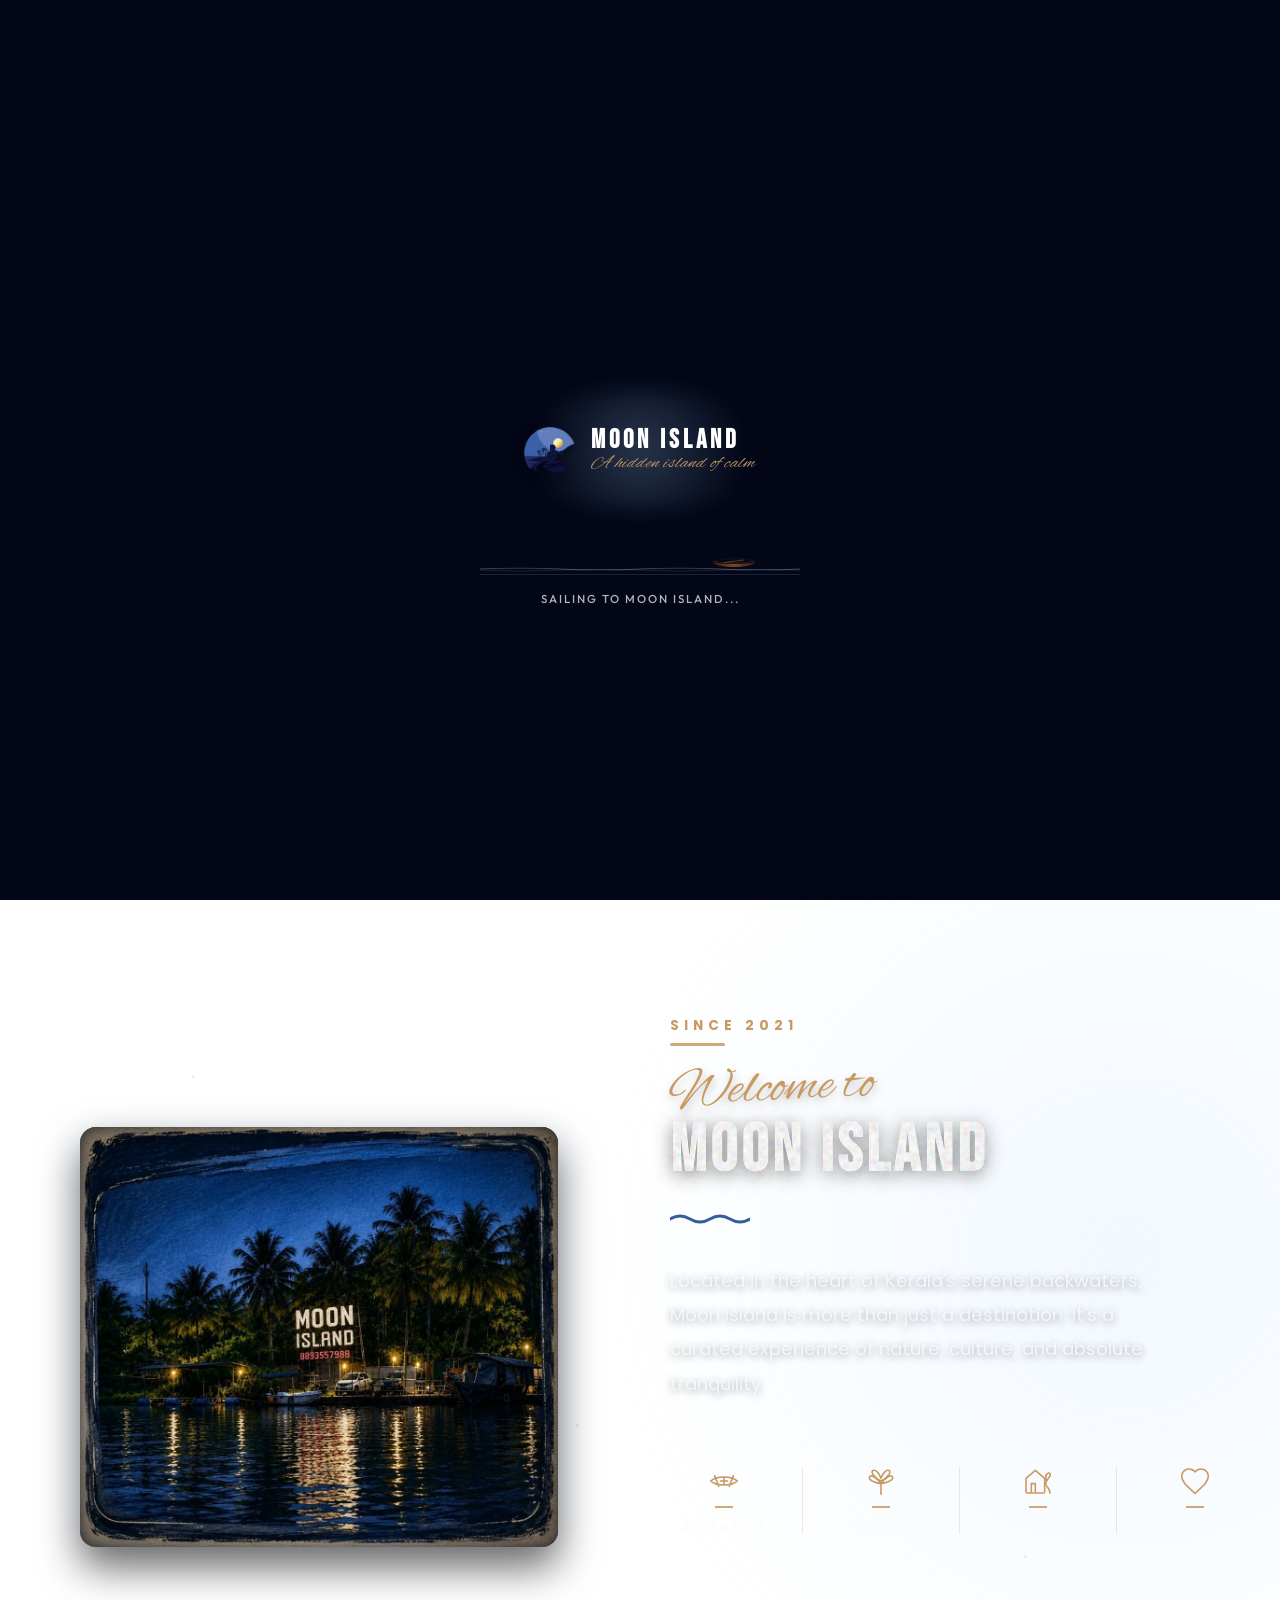
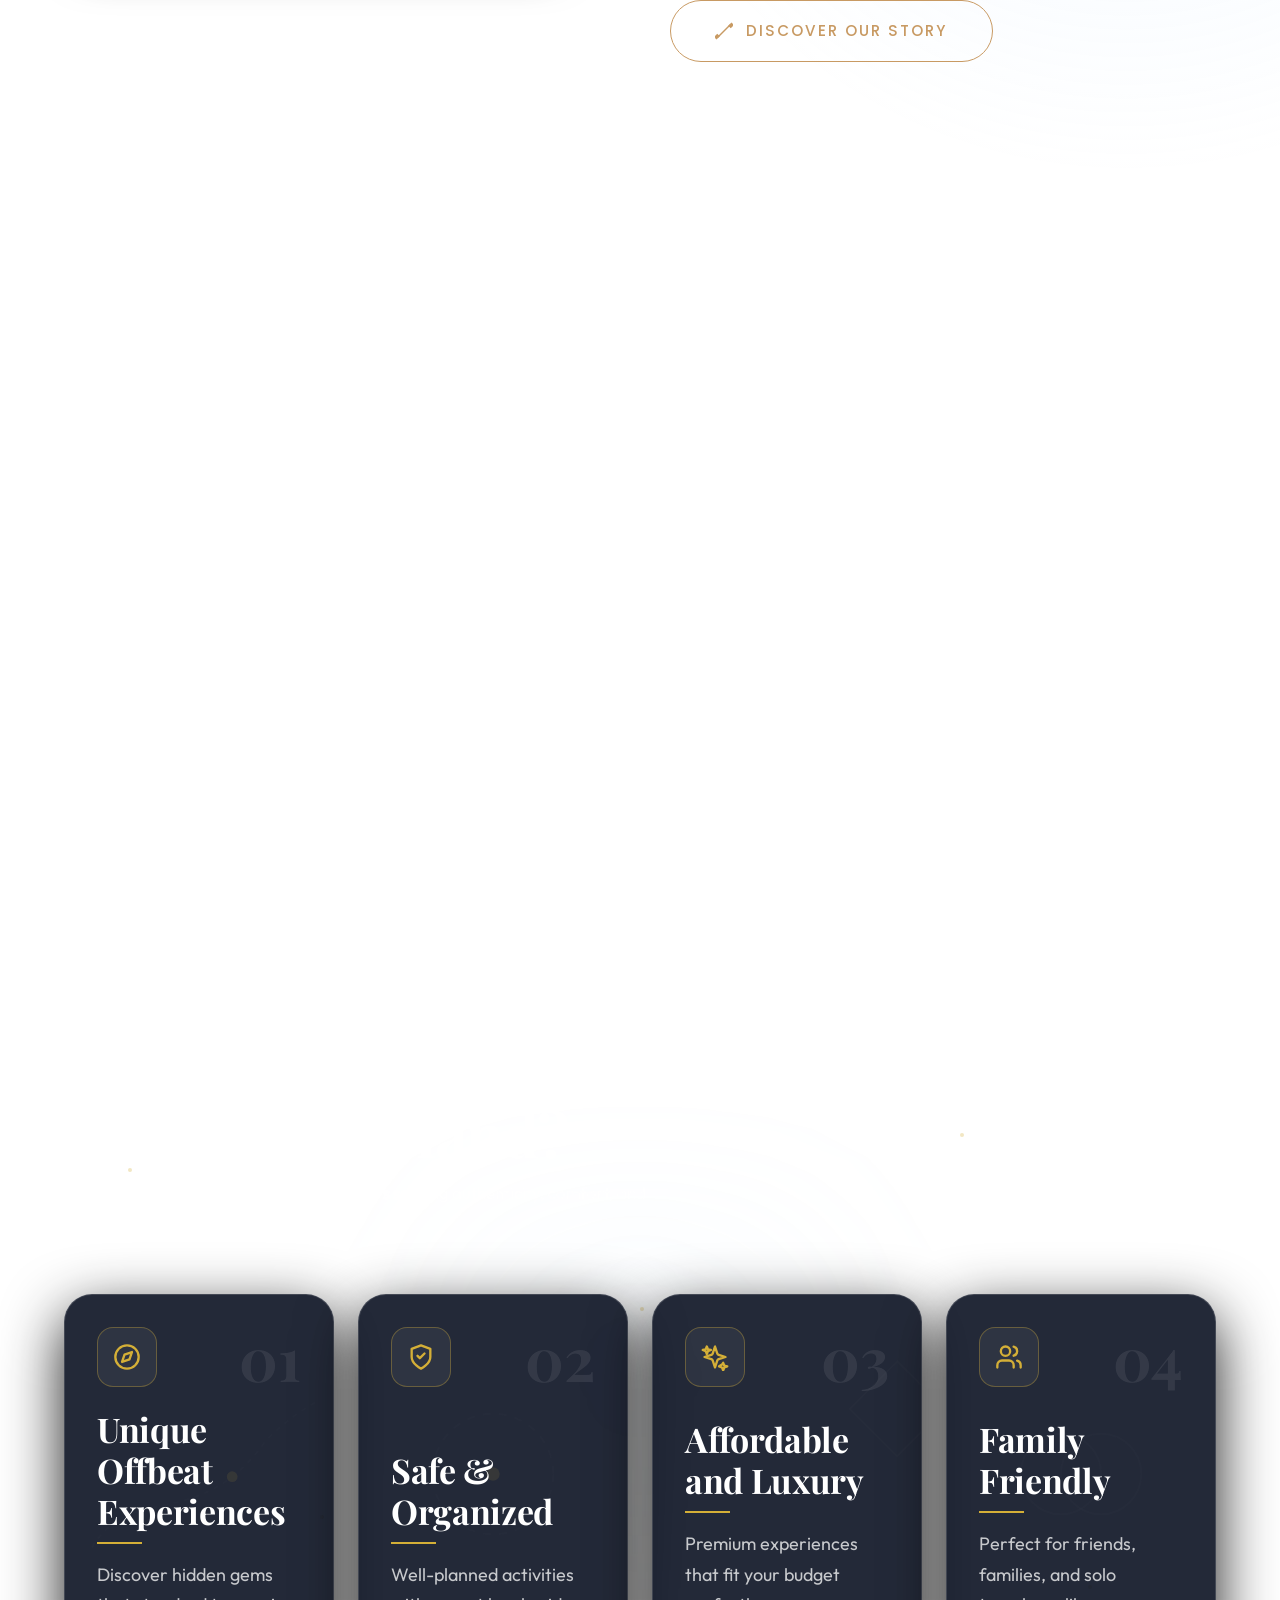
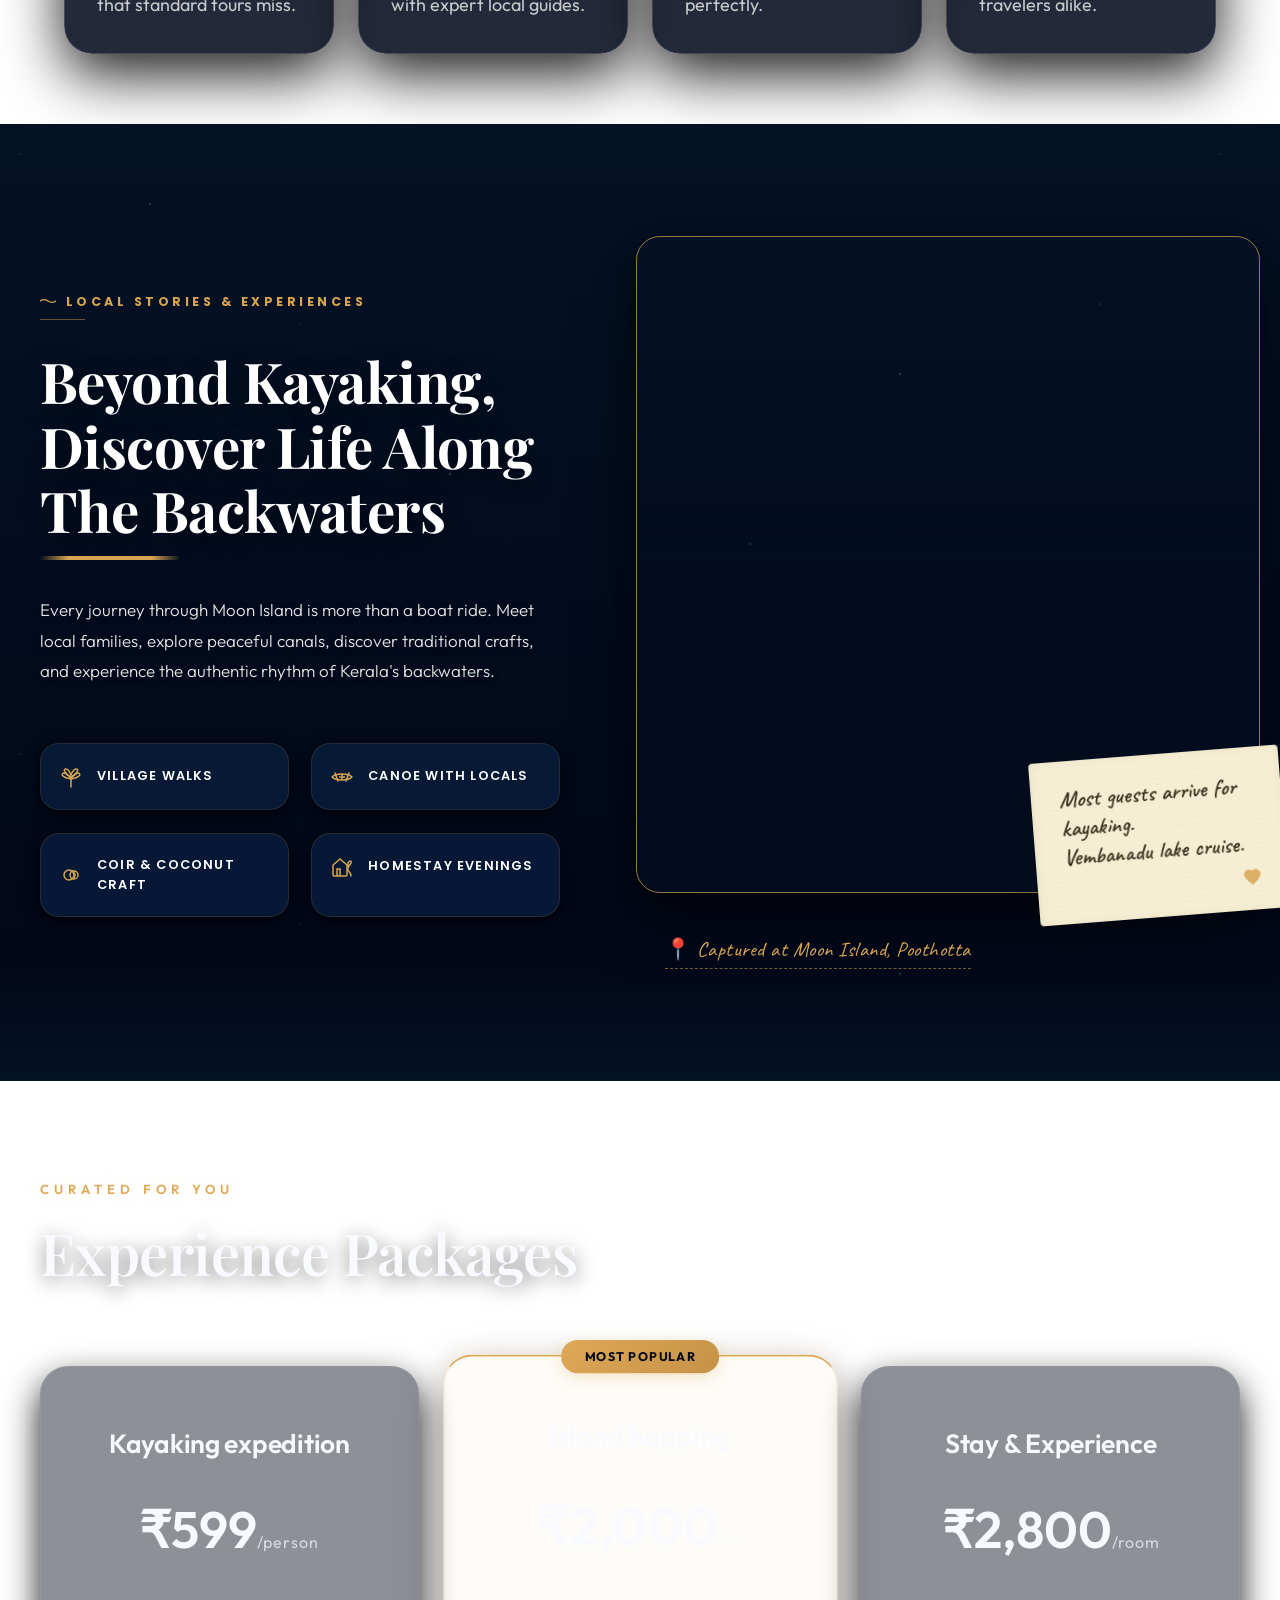
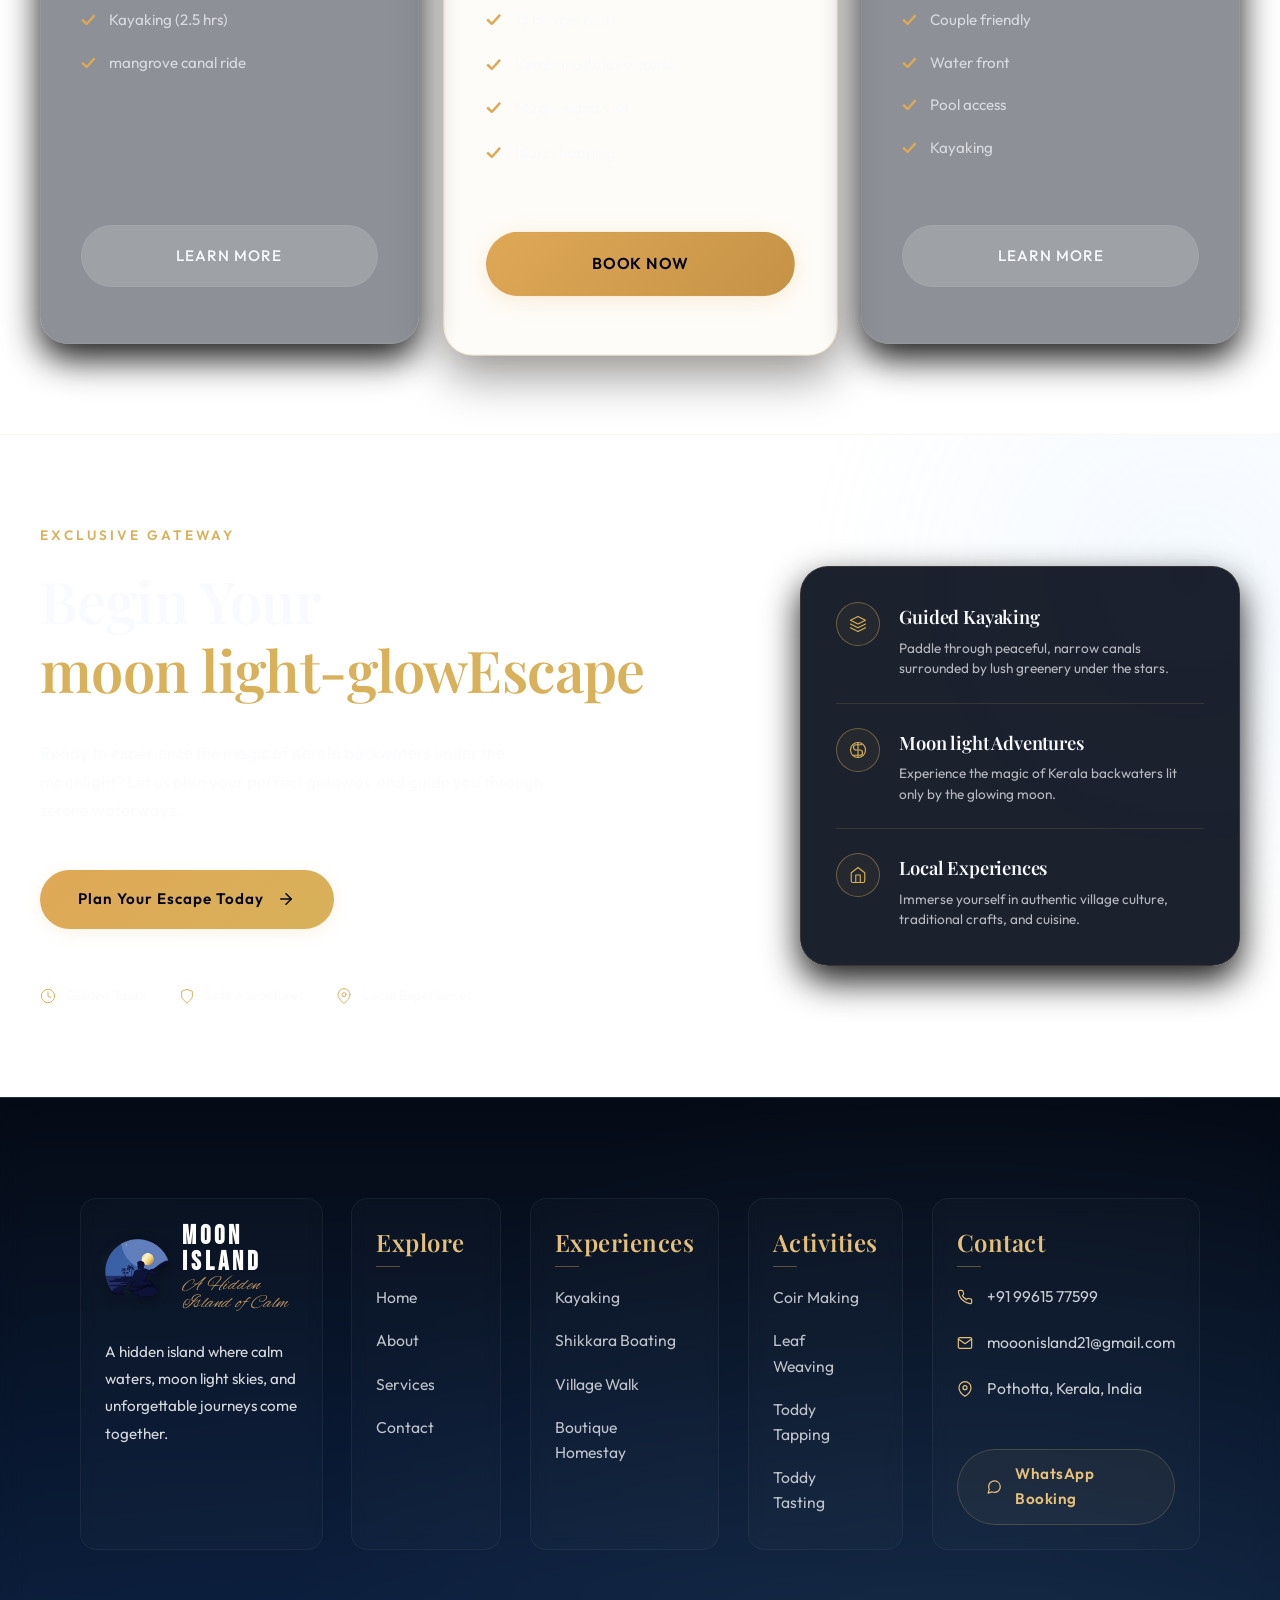
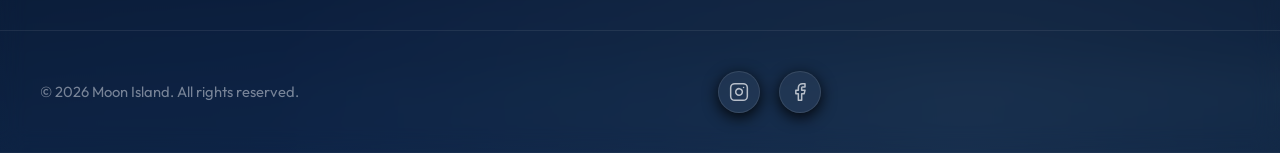
<file: index.html>
<!DOCTYPE html>
<html lang="en">

<head>
    <meta charset="UTF-8">
    <meta name="viewport" content="width=device-width, initial-scale=1, viewport-fit=cover">
    <!-- Prevent browser caching of this page -->
    <meta http-equiv="Cache-Control" content="no-cache, no-store, must-revalidate">
    <meta http-equiv="Pragma" content="no-cache">
    <meta http-equiv="Expires" content="0">
    <title>Moon Island | Luxury Backwater Experiences Kerala</title>
    <meta name="description"
        content="Discover Moon Island - A premium luxury tourism destination in Kerala. Experience kayaking, shikkara rides, and boutique stays in a serene moon light atmosphere.">

    <!-- SEO & Favicon -->
    <meta name="robots" content="index, follow">
    <link rel="canonical" href="https://www.moonisland.in/" />

    <!-- Open Graph / Facebook -->
    <meta property="og:type" content="website">
    <meta property="og:url" content="https://www.moonisland.in/">
    <meta property="og:title" content="Moon Island | Luxury Backwater Experiences Kerala">
    <meta property="og:description"
        content="Discover Moon Island - A premium luxury tourism destination in Kerala. Experience kayaking, shikkara rides, and boutique stays in a serene moon light atmosphere.">
    <meta property="og:image" content="https://www.moonisland.in/assets/logo-icon.webp">

    <!-- Twitter -->
    <meta property="twitter:card" content="summary_large_image">
    <meta property="twitter:url" content="https://www.moonisland.in/">
    <meta property="twitter:title" content="Moon Island | Luxury Backwater Experiences Kerala">
    <meta property="twitter:description"
        content="Discover Moon Island - A premium luxury tourism destination in Kerala. Experience kayaking, shikkara rides, and boutique stays in a serene moon light atmosphere.">
    <meta property="twitter:image" content="https://www.moonisland.in/assets/logo-icon.webp">



    <!-- Critical Resource Preloads -->
    <link rel="preconnect" href="https://fonts.googleapis.com">
    <link rel="preconnect" href="https://fonts.gstatic.com" crossorigin>
    <link rel="preload" as="image" href="assets/logo-icon.webp">

    <!-- Consolidated Typography -->
    <link
        href="https://fonts.googleapis.com/css2?family=Bebas+Neue&family=Alex+Brush&family=Allura&family=Caveat:wght@500;600;700&family=Cormorant+Garamond:ital,wght@0,400;0,600;0,700;1,400;1,600&family=Manrope:wght@400;500;600;700&family=Montserrat:wght@600&family=Outfit:wght@300;400;500;600;700&family=Playfair+Display:ital,wght@0,400;0,600;0,700;1,400&family=Poppins:wght@300;400;500;600&display=swap"
        rel="stylesheet">
    <link href="https://db.onlinewebfonts.com/c/cf73d2680fe0e0d00f78c7295e3617e0?family=Selima" rel="stylesheet"
        type="text/css" />
    <link rel="stylesheet" href="./style.css?v=23.0">
        <!-- Structured Data -->
    <script type="application/ld+json">
    {
      "@context": "https://schema.org",
      "@graph": [
        {
          "@type": "WebSite",
          "@id": "https://www.moonisland.in/#website",
          "url": "https://www.moonisland.in/",
          "name": "Moon Island"
        },
        {
          "@type": "Organization",
          "@id": "https://www.moonisland.in/#organization",
          "name": "Moon Island",
          "url": "https://www.moonisland.in/",
          "logo": "https://www.moonisland.in/assets/logo-icon.webp",
          "email": "mooonisland21@gmail.com",
          "telephone": "+919961577599",
          "address": {
            "@type": "PostalAddress",
            "addressLocality": "Poothotta",
            "addressRegion": "Kerala",
            "addressCountry": "IN"
          }
        },
        {
          "@type": "WebPage",
          "@id": "https://www.moonisland.in/#webpage",
          "url": "https://www.moonisland.in/",
          "name": "Moon Island",
          "description": "A premium luxury tourism destination in Kerala.",
          "isPartOf": { "@id": "https://www.moonisland.in/#website" }
        }
      ]
    }
    </script>
</head>

<body class="home-page">
    <!-- Premium Loader Overlay -->
    <div id="premium-loader" class="loader-overlay">
        <div class="loader-logo-container">
            <div class="logo">
                <img src="assets/logo-icon.webp" alt="Moon Island Luxury Backwater Resort Logo" class="brand-logo-icon">
                <div class="logo-text-wrapper">
                    <span class="logo-title">MOON ISLAND</span>
                    <span class="logo-tagline">A hidden island of calm</span>
                </div>
            </div>
        </div>

        <!-- Premium Boating-Inspired Loading Animation -->
        <div class="boat-loader-container">
            <div class="water-track">
                <!-- Water Waves SVG -->
                <svg class="waterline-svg" viewBox="0 0 320 20" preserveAspectRatio="none">
                    <path class="wave-path wave-path-1" d="M 0,10 Q 40,7 80,10 T 160,10 T 240,10 T 320,10" fill="none"
                        stroke="rgba(165, 210, 255, 0.35)" stroke-width="1.5" />
                    <path class="wave-path wave-path-2" d="M 0,12 Q 40,15 80,12 T 160,12 T 240,12 T 320,12" fill="none"
                        stroke="rgba(165, 210, 255, 0.18)" stroke-width="1" />
                </svg>

                <!-- Water Shimmer Highlights -->
                <div class="water-shimmers">
                    <div class="shimmer shimmer-1"></div>
                    <div class="shimmer shimmer-2"></div>
                    <div class="shimmer shimmer-3"></div>
                </div>

                <!-- Boat Wrapper -->
                <div class="boat-wrapper">
                    <!-- Trailing Wake Ripples -->
                    <div class="boat-wake">
                        <div class="wake-ripple ripple-1"></div>
                        <div class="wake-ripple ripple-2"></div>
                        <div class="wake-ripple ripple-3"></div>
                    </div>

                    <!-- Wooden Canoe SVG -->
                    <svg class="boat-svg" viewBox="0 0 100 30">
                        <defs>
                            <!-- Wooden gradient -->
                            <linearGradient id="boatWood" x1="0%" y1="0%" x2="100%" y2="0%">
                                <stop offset="0%" stop-color="#3d1d0c" />
                                <stop offset="50%" stop-color="#80441c" />
                                <stop offset="100%" stop-color="#3d1d0c" />
                            </linearGradient>
                            <linearGradient id="boatHighlight" x1="0%" y1="0%" x2="0%" y2="100%">
                                <stop offset="0%" stop-color="#c89a63" />
                                <stop offset="100%" stop-color="#3d1d0c" />
                            </linearGradient>
                        </defs>

                        <!-- Boat Reflection in SVG (distorted dynamically via CSS keyframes) -->
                        <g class="boat-reflection">
                            <path d="M 8,10 C 20,24 80,24 92,10 C 85,16 15,16 8,10 Z" fill="#1e3a5f" />
                        </g>

                        <!-- Boat Hull -->
                        <path d="M 8,10 C 20,24 80,24 92,10 C 85,16 15,16 8,10 Z" fill="url(#boatWood)" />
                        <!-- Golden Gunwale Trim -->
                        <path d="M 8,10 C 20,13 80,13 92,10 C 85,11.5 15,11.5 8,10 Z" fill="url(#boatHighlight)"
                            opacity="0.85" />
                        <!-- Wooden seats inside -->
                        <rect x="25" y="11" width="3" height="3" fill="#2d1306" rx="0.5" />
                        <rect x="48" y="11.5" width="4" height="3" fill="#2d1306" rx="0.5" />
                        <rect x="72" y="11" width="3" height="3" fill="#2d1306" rx="0.5" />
                        <!-- Small oar resting -->
                        <line x1="32" y1="12" x2="68" y2="7.5" stroke="#c89a63" stroke-width="0.8"
                            stroke-linecap="round" opacity="0.9" />
                    </svg>
                </div>
            </div>

            <!-- Loading Text -->
            <div class="boat-loader-text">Sailing to Moon Island...</div>
        </div>
    </div>

    <!-- Cinematic Night Sky Background -->
    <div class="cinematic-bg-wrapper">
        <div class="sky-gradient"></div>
        <div class="desktop-moon-bg"></div>
        <div class="mobile-moon-bg">
            <div class="mobile-moon-inner"></div>
        </div>
        <div class="stars-container">
            <div class="star star-1"></div>
            <div class="star star-2"></div>
            <div class="star star-3"></div>
            <div class="star star-4"></div>
            <div class="star star-5"></div>
            <div class="star star-6"></div>
            <div class="star star-7"></div>
            <div class="star star-8"></div>
            <div class="star star-9"></div>
            <div class="star star-10"></div>
        </div>
        <div class="clouds-container">
            <div class="cloud cloud-left">
                <div class="cloud-shadow"></div>
                <div class="cloud-highlight"></div>
            </div>
            <div class="cloud cloud-right">
                <div class="cloud-shadow"></div>
                <div class="cloud-highlight"></div>
            </div>
            <div class="cloud cloud-bottom">
                <div class="cloud-shadow"></div>
                <div class="cloud-highlight"></div>
            </div>
        </div>
    </div>

    <!-- Navigation -->
    <header class="navbar" id="main-nav">
        <div class="container nav-container">
            <a href="index.html" class="logo">
                <img src="assets/logo-icon.webp" alt="Moon Island Luxury Backwater Resort Logo" class="brand-logo-icon">
                <div class="logo-text-wrapper">
                    <span class="logo-title">MOON ISLAND</span>
                    <span class="logo-tagline">A hidden island of calm</span>
                </div>
            </a>

            <!-- Mobile Hamburger Menu -->
            <button class="menu-btn" id="menu-toggle" aria-label="Toggle navigation">
                <span></span>
                <span></span>
                <span></span>
            </button>

            <nav class="nav-links" id="nav-menu">
                <a href="index.html" class="nav-link active">Home</a>
                <a href="about.html" class="nav-link">About</a>
                <a href="services.html" class="nav-link">Services</a>
                <a href="contact.html" class="nav-link">Contact</a>
            </nav>
        </div>
    </header>

    <main>
        <!-- Hero Section -->
        <section class="hero-premium hero-section">
            <div class="hero-video-bg">
                <video class="hero-bg-video video-bg" autoplay muted loop playsinline webkit-playsinline preload="auto"
                    poster="assets/hero_night_v2.webp" disablePictureInPicture disableRemotePlayback>
                    <source src="hero-section-new.mp4" type="video/mp4">
                </video>
                <!-- Cinematic combined gradient overlay -->
                <div class="hero-video-overlay"></div>
            </div>

            <!-- Cinematic Effects Layers -->
            <!--<div class="moonlight-glow"></div>
            <div class="hero-fog-layer"></div>
            <div class="fireflies-container">
                <div class="firefly" style="top: 20%; left: 10%; --x: 30px; --y: -50px; --d: 4s;"></div>
                <div class="firefly" style="top: 50%; left: 40%; --x: -20px; --y: 40px; --d: 6s;"></div>
                <div class="firefly" style="top: 30%; left: 80%; --x: 50px; --y: 20px; --d: 5s;"></div>
                <div class="firefly" style="top: 70%; left: 25%; --x: -40px; --y: -30px; --d: 7s;"></div>
                <div class="firefly" style="top: 80%; left: 65%; --x: 40px; --y: -60px; --d: 8s;"></div>
                <div class="firefly" style="top: 15%; left: 55%; --x: -30px; --y: 20px; --d: 5s;"></div>
            </div>-->

            <div class="container hero-split-container">
                <div class="hero-left">
                    <div class="hero-content-premium">
                        <span class="hero-label-luxury">
                            <svg class="location-icon" width="13" height="16" viewBox="0 0 24 24" fill="currentColor">
                                <path
                                    d="M12 2C8.13 2 5 5.13 5 9c0 5.25 7 13 7 13s7-7.75 7-13c0-3.87-3.13-7-7-7zm0 9.5c-1.38 0-2.5-1.12-2.5-2.5s1.12-2.5 2.5-2.5 2.5 1.12 2.5 2.5-1.12 2.5-2.5 2.5z" />
                            </svg>
                            POOTHOTTA • ERNAKULAM, KERALA
                        </span>
                        <h1 class="hero-title-luxury">Moon Island</h1>
                        <span class="hero-subtitle-luxury">A Hidden Island of Calm</span>
                        <p class="hero-tagline-luxury">A hidden island where calm waters, moon light skies, and
                            unforgettable journeys come together.</p>

                        <div class="hero-btns-wrapper">
                            <a href="contact.html" class="btn-primary-luxury">BOOK YOUR ESCAPE</a>
                            <a href="services.html" class="btn-secondary-luxury">Explore Experiences <span
                                    class="btn-arrow">→</span></a>
                        </div>
                    </div>
                </div>


            </div>

            <div class="scroll-indicator-premium">
                <div class="mouse-premium">
                    <div class="wheel-premium"></div>
                </div>
            </div>
        </section>


        <section class="welcome-about-section reveal">
            <!-- Cinematic Background Overlays -->
            <div class="welcome-moonlight-glow"></div>
            <div class="welcome-particles">
                <div class="welcome-particle particle-1"></div>
                <div class="welcome-particle particle-2"></div>
                <div class="welcome-particle particle-3"></div>
                <div class="welcome-particle particle-4"></div>
            </div>
            <div class="welcome-section-moon"></div>

            <div class="container welcome-grid-container">
                <!-- Left Side: Image Card -->
                <div class="welcome-left-col">
                    <div class="featured-image-wrapper">
                        <div class="stars-bg-behind-card"></div>
                        <div class="featured-image-frame v2">
                            <img src="assets/hero_night_v2.webp" alt="A serene moonlit night view of Moon Island luxury backwater resort in Kerala" class="destination-image"
                                loading="lazy" decoding="async">
                            <div class="glass-highlight"></div>
                        </div>
                    </div>
                </div>

                <!-- Right Side: Content -->
                <div class="welcome-right-col">
                    <div class="badge-wrapper">
                        <span class="badge-since">SINCE 2021</span>
                        <span class="badge-line"></span>
                    </div>

                    <h2 class="welcome-heading">
                        <span class="heading-welcome">Welcome to</span>
                        <span class="heading-brand distressed-text">MOON ISLAND</span>
                    </h2>

                    <div class="decorative-wave">
                        <svg class="wave-underline" width="80" height="12" viewBox="0 0 80 12" fill="none">
                            <path d="M0 6 Q10 0 20 6 T40 6 T60 6 T80 6" stroke="#355D9D" stroke-width="3"
                                stroke-linecap="round" fill="none" />
                        </svg>
                    </div>

                    <p class="welcome-description">
                        Located in the heart of Kerala's serene backwaters, Moon Island is more than just a destination.
                        It's a curated experience of nature, culture, and absolute tranquility.
                    </p>

                    <!-- Experience Icons Row -->
                    <div class="experience-icons-row">
                        <div class="icon-block fade-in-item" style="--delay: 1;">
                            <div class="icon-wrapper">
                                <!-- Minimal line icon for Adventure (🛶/Kayak shape) -->
                                <svg width="28" height="28" viewBox="0 0 24 24" fill="none" stroke="currentColor"
                                    stroke-width="1.2">
                                    <path d="M2 12C2 12 5 9 12 9C19 9 22 12 22 12C22 12 19 15 12 15C5 15 2 12 2 12Z"
                                        stroke-linejoin="round" />
                                    <path d="M12 9V15" />
                                    <path d="M9 12H15" />
                                    <path d="M5 8L8 16" stroke-linecap="round" />
                                    <path d="M19 8L16 16" stroke-linecap="round" />
                                </svg>
                            </div>
                            <span class="icon-underline"></span>
                            <span class="icon-label">ADVENTURE</span>
                        </div>

                        <div class="icon-separator"></div>

                        <div class="icon-block fade-in-item" style="--delay: 2;">
                            <div class="icon-wrapper">
                                <!-- Minimal line icon for Nature (Palm shape) -->
                                <svg width="28" height="28" viewBox="0 0 24 24" fill="none" stroke="currentColor"
                                    stroke-width="1.2">
                                    <path d="M12 22V12" stroke-linecap="round" />
                                    <path
                                        d="M12 12C12 12 8 10 6 7C4 4 7 3 9 5C11 7 12 10 12 10C12 10 13 7 15 5C17 3 20 4 18 7C16 10 12 12 12 12Z"
                                        stroke-linejoin="round" />
                                    <path d="M12 14C12 14 6 13 4 11C2 9 4 7 7 9C10 11 12 14 12 14Z"
                                        stroke-linejoin="round" />
                                    <path d="M12 14C12 14 18 13 20 11C22 9 20 7 17 9C14 11 12 14 12 14Z"
                                        stroke-linejoin="round" />
                                </svg>
                            </div>
                            <span class="icon-underline"></span>
                            <span class="icon-label">NATURE</span>
                        </div>

                        <div class="icon-separator"></div>

                        <div class="icon-block fade-in-item" style="--delay: 3;">
                            <div class="icon-wrapper">
                                <!-- Minimal line icon for Comfort (🏡 Cottage/Home with tree) -->
                                <svg width="28" height="28" viewBox="0 0 24 24" fill="none" stroke="currentColor"
                                    stroke-width="1.2">
                                    <path d="M3 10L10 4L17 10V20C17 20.5 16.5 21 16 21H4C3.5 21 3 20.5 3 20V10Z"
                                        stroke-linejoin="round" />
                                    <path d="M7 21V14H10V21" />
                                    <path
                                        d="M21 21C21 18 19 17 18 15C17 13 19 11 20.5 9C22 7 21 5 19 6.5C17 8 18 10 18 11.5"
                                        stroke-linecap="round" />
                                </svg>
                            </div>
                            <span class="icon-underline"></span>
                            <span class="icon-label">COMFORT</span>
                        </div>

                        <div class="icon-separator"></div>

                        <div class="icon-block fade-in-item" style="--delay: 4;">
                            <div class="icon-wrapper">
                                <!-- Minimal line icon for Memories (Heart shape) -->
                                <svg width="28" height="28" viewBox="0 0 24 24" fill="none" stroke="currentColor"
                                    stroke-width="1.2">
                                    <path
                                        d="M12 21.35L10.55 20.03C5.4 15.36 2 12.28 2 8.5C2 5.42 4.42 3 7.5 3C9.24 3 10.91 3.81 12 5.09C13.09 3.81 14.76 3 16.5 3C19.58 3 22 5.42 22 8.5C22 12.28 18.6 15.36 13.45 20.04L12 21.35Z"
                                        stroke-linejoin="round" />
                                </svg>
                            </div>
                            <span class="icon-underline"></span>
                            <span class="icon-label">MEMORIES</span>
                        </div>
                    </div>

                    <!-- Button -->
                    <div class="button-wrapper">
                        <a href="about.html" class="btn-discover-story">
                            <svg class="paddle-icon" width="18" height="18" viewBox="0 0 24 24" fill="none"
                                stroke="currentColor" stroke-width="2">
                                <!-- Diagonal paddle shape -->
                                <line x1="4" y1="20" x2="20" y2="4" stroke-linecap="round" />
                                <path d="M2 22L5 19L3 17L0 20L2 22Z" fill="currentColor" />
                                <path d="M22 2L19 5L21 7L24 4L22 2Z" fill="currentColor" />
                            </svg>
                            DISCOVER OUR STORY
                        </a>
                    </div>
                </div>
            </div>
        </section>

        <!-- Featured Experiences -->
        <section class="experiences-section reveal">
            <div class="container">
                <div class="section-header text-center">
                    <span class="section-tag">Signature Experiences</span>
                    <h2 class="section-title">Unforgettable Moments</h2>
                </div>

                <div class="experience-grid">
                    <!-- Kayaking -->
                    <div class="experience-card" style="--i:0">
                        <div class="experience-card-float">
                            <div class="experience-card-inner">
                                <!-- FRONT SIDE -->
                                <div class="card-face card-front">
                                    <div class="experience-img-wrapper">
                                        <img src="kayaking.png" alt="Guests enjoying a peaceful sunset kayaking experience on the Kerala backwaters" loading="lazy" decoding="async">
                                    </div>
                                    <div class="card-front-overlay">
                                        <span class="category-badge">Adventure</span>
                                        <h3 class="card-front-title">Kayaking</h3>
                                    </div>
                                    <div class="card-front-gradient"></div>
                                </div>
                                <!-- BACK SIDE -->
                                <div class="card-face card-back">
                                    <h3 class="card-back-title">Kayaking</h3>
                                    <p class="card-back-description">Experience the untouched side of nature as you
                                        paddle through peaceful, narrow canals surrounded by lush greenery.</p>
                                    <ul class="card-back-highlights">
                                        <li>
                                            <span class="highlight-icon">✓</span>
                                            <span class="highlight-text">Guided Experience</span>
                                        </li>
                                        <li>
                                            <span class="highlight-icon">✓</span>
                                            <span class="highlight-text">Scenic Waterways</span>
                                        </li>
                                        <li>
                                            <span class="highlight-icon">✓</span>
                                            <span class="highlight-text">Sunrise Tours</span>
                                        </li>
                                    </ul>
                                    <div class="card-back-meta">
                                        <div class="meta-item">
                                            <span class="meta-label">Duration</span>
                                            <span class="meta-val">2-3 Hours</span>
                                        </div>
                                        <div class="meta-item">
                                            <span class="meta-label">Best Time</span>
                                            <span class="meta-val">Sunrise</span>
                                        </div>
                                        <div class="meta-item">
                                            <span class="meta-label">Level</span>
                                            <span class="meta-val">Moderate</span>
                                        </div>
                                    </div>
                                    <a href="contact.html" class="btn btn-luxury-cta">Book Experience</a>
                                </div>
                            </div>
                        </div>
                    </div>

                    <!-- Shikkara -->
                    <div class="experience-card" style="--i:1">
                        <div class="experience-card-float">
                            <div class="experience-card-inner">
                                <!-- FRONT SIDE -->
                                <div class="card-face card-front">
                                    <div class="experience-img-wrapper">
                                        <img src="assets/boat.webp" alt="Traditional wooden Shikkara boat cruising through the calm backwaters of Poothotta" loading="lazy"
                                            decoding="async">
                                    </div>
                                    <div class="card-front-overlay">
                                        <span class="category-badge">Heritage</span>
                                        <h3 class="card-front-title">Shikkara Boating</h3>
                                    </div>
                                    <div class="card-front-gradient"></div>
                                </div>
                                <!-- BACK SIDE -->
                                <div class="card-face card-back">
                                    <h3 class="card-back-title">Shikkara Boating</h3>
                                    <p class="card-back-description">Relax and enjoy a traditional shikkara boat ride
                                        through the serene backwaters witnessing local life and stunning landscapes.</p>
                                    <ul class="card-back-highlights">
                                        <li>
                                            <span class="highlight-icon">✓</span>
                                            <span class="highlight-text">Traditional Boat Ride</span>
                                        </li>
                                        <li>
                                            <span class="highlight-icon">✓</span>
                                            <span class="highlight-text">Sunset Experience</span>
                                        </li>
                                        <li>
                                            <span class="highlight-icon">✓</span>
                                            <span class="highlight-text">Local Culture</span>
                                        </li>
                                    </ul>
                                    <div class="card-back-meta">
                                        <div class="meta-item">
                                            <span class="meta-label">Duration</span>
                                            <span class="meta-val">1-2 Hours</span>
                                        </div>
                                        <div class="meta-item">
                                            <span class="meta-label">Best Time</span>
                                            <span class="meta-val">Sunset</span>
                                        </div>
                                        <div class="meta-item">
                                            <span class="meta-label">Level</span>
                                            <span class="meta-val">Easy</span>
                                        </div>
                                    </div>
                                    <a href="contact.html" class="btn btn-luxury-cta">Book Experience</a>
                                </div>
                            </div>
                        </div>
                    </div>

                    <!-- Village Walk -->
                    <div class="experience-card" style="--i:2">
                        <div class="experience-card-float">
                            <div class="experience-card-inner">
                                <!-- FRONT SIDE -->
                                <div class="card-face card-front">
                                    <div class="experience-img-wrapper">
                                        <img src="assets/village_walk.jpeg" alt="Local village walk showing the authentic cultural heritage of Kerala backwaters" loading="lazy"
                                            decoding="async">
                                    </div>
                                    <div class="card-front-overlay">
                                        <span class="category-badge">Culture</span>
                                        <h3 class="card-front-title">Village Walk</h3>
                                    </div>
                                    <div class="card-front-gradient"></div>
                                </div>
                                <!-- BACK SIDE -->
                                <div class="card-face card-back">
                                    <h3 class="card-back-title">Village Walk</h3>
                                    <p class="card-back-description">Step into the heart of local life with our guided
                                        village walk. Explore traditional homes and meet friendly locals.</p>
                                    <ul class="card-back-highlights">
                                        <li>
                                            <span class="highlight-icon">✓</span>
                                            <span class="highlight-text">Local Community</span>
                                        </li>
                                        <li>
                                            <span class="highlight-icon">✓</span>
                                            <span class="highlight-text">Cultural Experience</span>
                                        </li>
                                        <li>
                                            <span class="highlight-icon">✓</span>
                                            <span class="highlight-text">Traditional Lifestyle</span>
                                        </li>
                                    </ul>
                                    <div class="card-back-meta">
                                        <div class="meta-item">
                                            <span class="meta-label">Duration</span>
                                            <span class="meta-val">1.5 Hours</span>
                                        </div>
                                        <div class="meta-item">
                                            <span class="meta-label">Best Time</span>
                                            <span class="meta-val">Morning</span>
                                        </div>
                                        <div class="meta-item">
                                            <span class="meta-label">Level</span>
                                            <span class="meta-val">Easy</span>
                                        </div>
                                    </div>
                                    <a href="contact.html" class="btn btn-luxury-cta">Book Experience</a>
                                </div>
                            </div>
                        </div>
                    </div>

                    <!-- Homestay -->
                    <div class="experience-card" style="--i:3">
                        <div class="experience-card-float">
                            <div class="experience-card-inner">
                                <!-- FRONT SIDE -->
                                <div class="card-face card-front">
                                    <div class="experience-img-wrapper">
                                        <img src="assets/homestay.webp" alt="Luxurious and traditional boutique homestay accommodation at Moon Island" loading="lazy"
                                            decoding="async">
                                    </div>
                                    <div class="card-front-overlay">
                                        <span class="category-badge">Boutique Stay</span>
                                        <h3 class="card-front-title">Boutique Homestay</h3>
                                    </div>
                                    <div class="card-front-gradient"></div>
                                </div>
                                <!-- BACK SIDE -->
                                <div class="card-face card-back">
                                    <h3 class="card-back-title">Boutique Homestay</h3>
                                    <p class="card-back-description">Stay with us and feel at home in the lap of nature
                                        with traditional hospitality and modern comfort.</p>
                                    <ul class="card-back-highlights">
                                        <li>
                                            <span class="highlight-icon">✓</span>
                                            <span class="highlight-text">Premium Lake View</span>
                                        </li>
                                        <li>
                                            <span class="highlight-icon">✓</span>
                                            <span class="highlight-text">Traditional Cuisine</span>
                                        </li>
                                        <li>
                                            <span class="highlight-icon">✓</span>
                                            <span class="highlight-text">Heritage Rooms</span>
                                        </li>
                                    </ul>
                                    <div class="card-back-meta">
                                        <div class="meta-item">
                                            <span class="meta-label">Duration</span>
                                            <span class="meta-val">Overnight</span>
                                        </div>
                                        <div class="meta-item">
                                            <span class="meta-label">Best Time</span>
                                            <span class="meta-val">Oct - May</span>
                                        </div>
                                        <div class="meta-item">
                                            <span class="meta-label">Level</span>
                                            <span class="meta-val">Leisure</span>
                                        </div>
                                    </div>
                                    <a href="contact.html" class="btn btn-luxury-cta">Book Experience</a>
                                </div>
                            </div>
                        </div>
                    </div>
                </div>
            </div>
        </section>

        <!-- Why Choose Us -->
        <section class="why-us-section reveal">
            <!-- Background Ambient System -->
            <div class="why-ambient-system">
                <div class="why-glow-nebula"></div>
                <div class="why-particles">
                    <span class="why-particle p1"></span>
                    <span class="why-particle p2"></span>
                    <span class="why-particle p3"></span>
                    <span class="why-particle p4"></span>
                    <span class="why-particle p5"></span>
                </div>
            </div>

            <div class="why-us-container">
                <div class="section-header-compact">
                    <h2 class="why-us-title">Why Moon Island?</h2>
                    <p class="why-us-subtitle">Discover experiences designed for travelers seeking authenticity,
                        comfort, and unforgettable memories.</p>
                </div>

                <div class="why-us-grid">
                    <!-- Card 1 -->
                    <div class="why-card">
                        <div class="why-card-top-row">
                            <div class="why-icon-badge">
                                <svg class="lucide-icon icon-compass" viewBox="0 0 24 24" fill="none"
                                    stroke="currentColor" stroke-width="2" stroke-linecap="round"
                                    stroke-linejoin="round">
                                    <circle cx="12" cy="12" r="10"></circle>
                                    <polygon points="16.24 7.76 14.12 14.12 7.76 16.24 9.88 9.88 16.24 7.76"></polygon>
                                </svg>
                            </div>
                            <span class="card-number">01</span>
                        </div>
                        <div class="card-accent accent-route">
                            <svg viewBox="0 0 200 150" fill="none" xmlns="http://www.w3.org/2000/svg">
                                <path id="route-path" d="M20 130 C 50 80, 100 120, 150 50 Q 170 30, 190 20"
                                    stroke="rgba(255,255,255,0.12)" stroke-width="1.5" stroke-dasharray="4 4" />
                                <circle r="4" fill="#D4AF37">
                                    <animateMotion dur="6s" repeatCount="indefinite"
                                        path="M20 130 C 50 80, 100 120, 150 50 Q 170 30, 190 20" />
                                </circle>
                            </svg>
                        </div>
                        <div class="why-card-content">
                            <h3>Unique Offbeat Experiences</h3>
                            <p>Discover hidden gems that standard tours miss.</p>
                        </div>
                    </div>

                    <!-- Card 2 -->
                    <div class="why-card">
                        <div class="why-card-top-row">
                            <div class="why-icon-badge">
                                <svg class="lucide-icon icon-shield" viewBox="0 0 24 24" fill="none"
                                    stroke="currentColor" stroke-width="2" stroke-linecap="round"
                                    stroke-linejoin="round">
                                    <path d="M12 22s8-4 8-10V5l-8-3-8 3v7c0 6 8 10 8 10z"></path>
                                    <path d="m9 11 2 2 4-4"></path>
                                </svg>
                            </div>
                            <span class="card-number">02</span>
                        </div>
                        <div class="card-accent accent-orbit">
                            <svg viewBox="0 0 200 150" fill="none" xmlns="http://www.w3.org/2000/svg">
                                <circle cx="100" cy="75" r="45" stroke="rgba(255,255,255,0.1)" stroke-width="1.5"
                                    stroke-dasharray="6 6" class="spinning-circle" />
                                <circle cx="100" cy="75" r="5" fill="#D4AF37" class="orbiting-dot" />
                            </svg>
                        </div>
                        <div class="why-card-content">
                            <h3>Safe & Organized</h3>
                            <p>Well-planned activities with expert local guides.</p>
                        </div>
                    </div>

                    <!-- Card 3 -->
                    <div class="why-card">
                        <div class="why-card-top-row">
                            <div class="why-icon-badge">
                                <svg class="lucide-icon icon-sparkles" viewBox="0 0 24 24" fill="none"
                                    stroke="currentColor" stroke-width="2" stroke-linecap="round"
                                    stroke-linejoin="round">
                                    <path
                                        d="m12 3-1.912 5.813a2 2 0 0 1-1.275 1.275L3 12l5.813 1.912a2 2 0 0 1 1.275 1.275L12 21l1.912-5.813a2 2 0 0 1 1.275-1.275L21 12l-5.813-1.912a2 2 0 0 1-1.275-1.275L12 3Z">
                                    </path>
                                    <path d="m5 3 1 2.5L8.5 6 6 7 5 9.5 4 7 1.5 6 4 5.5z"></path>
                                    <path d="m19 17 1 2.5 2.5.5-2.5 1-1 2.5-1-2.5-2.5-1 2.5-1.5z"></path>
                                </svg>
                            </div>
                            <span class="card-number">03</span>
                        </div>
                        <div class="card-accent accent-diamond">
                            <svg viewBox="0 0 200 150" fill="none" xmlns="http://www.w3.org/2000/svg">
                                <rect x="75" y="50" width="50" height="50" transform="rotate(45 100 75)"
                                    stroke="rgba(255,255,255,0.12)" stroke-width="1.5" class="rotating-diamond" />
                            </svg>
                        </div>
                        <div class="why-card-content">
                            <h3>Affordable and Luxury</h3>
                            <p>Premium experiences that fit your budget perfectly.</p>
                        </div>
                    </div>

                    <!-- Card 4 -->
                    <div class="why-card">
                        <div class="why-card-top-row">
                            <div class="why-icon-badge">
                                <svg class="lucide-icon icon-users" viewBox="0 0 24 24" fill="none"
                                    stroke="currentColor" stroke-width="2" stroke-linecap="round"
                                    stroke-linejoin="round">
                                    <path d="M16 21v-2a4 4 0 0 0-4-4H6a4 4 0 0 0-4 4v2"></path>
                                    <circle cx="9" cy="7" r="4"></circle>
                                    <path d="M22 21v-2a4 4 0 0 0-3-3.87"></path>
                                    <path d="M16 3.13a4 4 0 0 1 0 7.75"></path>
                                </svg>
                            </div>
                            <span class="card-number">04</span>
                        </div>
                        <div class="card-accent accent-circles">
                            <svg viewBox="0 0 200 150" fill="none" xmlns="http://www.w3.org/2000/svg">
                                <circle cx="85" cy="75" r="30" stroke="rgba(255,255,255,0.1)" stroke-width="1.5"
                                    class="floating-c1" />
                                <circle cx="115" cy="75" r="30" stroke="rgba(255,255,255,0.1)" stroke-width="1.5"
                                    class="floating-c2" />
                            </svg>
                        </div>
                        <div class="why-card-content">
                            <h3>Family Friendly</h3>
                            <p>Perfect for friends, families, and solo travelers alike.</p>
                        </div>
                    </div>
                </div>
            </div>
        </section>

        <!-- ===================================================================
             LOCAL CULTURAL IMMERSION (Editorial Magazine Storytelling)
             =================================================================== -->
        <section class="editorial-culture-section reveal" id="cultural-immersion">
            <!-- Background Elements -->
            <div class="editorial-bg-stars"></div>
            <div class="editorial-bg-mist"></div>

            <div class="container">
                <div class="editorial-grid">
                    <!-- Left Column: Content & Buttons (45%) -->
                    <div class="editorial-left-col">
                        <!-- Small Badge -->
                        <div class="editorial-badge-wrapper">
                            <span class="editorial-badge-text">
                                <svg class="badge-wave-icon" width="16" height="8" viewBox="0 0 24 8" fill="none">
                                    <path d="M0 4 Q6 0 12 4 T24 4" stroke="#D8A552" stroke-width="2"
                                        stroke-linecap="round" fill="none" />
                                </svg>
                                LOCAL STORIES & EXPERIENCES
                            </span>
                            <div class="editorial-badge-line"></div>
                        </div>

                        <!-- Main Heading -->
                        <h2 class="editorial-heading">
                            Beyond Kayaking,<br>
                            Discover Life Along<br>
                            The Backwaters
                        </h2>
                        <div class="editorial-heading-underline"></div>

                        <!-- Description -->
                        <p class="editorial-description">
                            Every journey through Moon Island is more than a boat ride. Meet local families, explore
                            peaceful canals, discover traditional crafts, and experience the authentic rhythm of
                            Kerala's backwaters.
                        </p>

                        <!-- Experience Buttons 2x2 Grid -->
                        <div class="experience-buttons-grid">
                            <div class="exp-card">
                                <div class="exp-card-inner">
                                    <!-- Palm Icon -->
                                    <svg class="exp-card-icon" width="24" height="24" viewBox="0 0 24 24" fill="none"
                                        stroke="currentColor" stroke-width="1.5">
                                        <path d="M12 22V12" stroke-linecap="round" />
                                        <path
                                            d="M12 12C12 12 8 10 6 7C4 4 7 3 9 5C11 7 12 10 12 10C12 10 13 7 15 5C17 3 20 4 18 7C16 10 12 12 12 12Z"
                                            stroke-linejoin="round" />
                                        <path d="M12 14C12 14 6 13 4 11C2 9 4 7 7 9C10 11 12 14 12 14Z"
                                            stroke-linejoin="round" />
                                        <path d="M12 14C12 14 18 13 20 11C22 9 20 7 17 9C14 11 12 14 12 14Z"
                                            stroke-linejoin="round" />
                                    </svg>
                                    <span class="exp-card-label">VILLAGE WALKS</span>
                                </div>
                            </div>

                            <div class="exp-card">
                                <div class="exp-card-inner">
                                    <!-- Kayak Icon -->
                                    <svg class="exp-card-icon" width="24" height="24" viewBox="0 0 24 24" fill="none"
                                        stroke="currentColor" stroke-width="1.5">
                                        <path d="M2 12C2 12 5 9 12 9C19 9 22 12 22 12C22 12 19 15 12 15C5 15 2 12 2 12Z"
                                            stroke-linejoin="round" />
                                        <path d="M12 9V15" />
                                        <path d="M9 12H15" />
                                        <path d="M5 8L8 16" stroke-linecap="round" />
                                        <path d="M19 8L16 16" stroke-linecap="round" />
                                    </svg>
                                    <span class="exp-card-label">CANOE WITH LOCALS</span>
                                </div>
                            </div>

                            <div class="exp-card">
                                <div class="exp-card-inner">
                                    <!-- Coconut Icon -->
                                    <svg class="exp-card-icon" width="24" height="24" viewBox="0 0 24 24" fill="none"
                                        stroke="currentColor" stroke-width="1.5">
                                        <circle cx="10" cy="12" r="5" />
                                        <circle cx="15" cy="12" r="4" />
                                        <path d="M12 8A3.5 3.5 0 0 1 12 16" stroke-linecap="round" />
                                    </svg>
                                    <span class="exp-card-label">COIR & COCONUT CRAFT</span>
                                </div>
                            </div>

                            <div class="exp-card">
                                <div class="exp-card-inner">
                                    <!-- Homestay Cottage Icon -->
                                    <svg class="exp-card-icon" width="24" height="24" viewBox="0 0 24 24" fill="none"
                                        stroke="currentColor" stroke-width="1.5">
                                        <path d="M3 10L10 4L17 10V20C17 20.5 16.5 21 16 21H4C3.5 21 3 20.5 3 20V10Z"
                                            stroke-linejoin="round" />
                                        <path d="M7 21V14H10V21" />
                                        <path
                                            d="M21 21C21 18 19 17 18 15C17 13 19 11 20.5 9C22 7 21 5 19 6.5C17 8 18 10 18 11.5"
                                            stroke-linecap="round" />
                                    </svg>
                                    <span class="exp-card-label">HOMESTAY EVENINGS</span>
                                </div>
                            </div>
                        </div>
                    </div>

                    <!-- Right Column: Featured Image & Sticky Note (55%) -->
                    <div class="editorial-right-col">
                        <div class="editorial-image-frame-wrapper">
                            <!-- Magazine Style Image Frame -->
                            <div class="editorial-image-frame">
                                <div class="editorial-image-inner">
                                    <img src="p4.webp" alt="Vibrant local life and scenic water landscapes along the Kerala backwaters"
                                        class="editorial-featured-image" loading="lazy" decoding="async">
                                    <div class="editorial-image-overlay"></div>
                                </div>

                                <!-- Overlapping Handwritten Sticky Note -->
                                <div class="paper-sticky-note">
                                    <p class="sticky-note-text">
                                        Most guests arrive for kayaking.<br>
                                        Vembanadu lake cruise.
                                    </p>
                                    <div class="sticky-note-heart">
                                        <svg width="18" height="18" viewBox="0 0 24 24" fill="none" stroke="#D8A552"
                                            stroke-width="2">
                                            <path
                                                d="M12 21.35L10.55 20.03C5.4 15.36 2 12.28 2 8.5C2 5.42 4.42 3 7.5 3C9.24 3 10.91 3.81 12 5.09C13.09 3.81 14.76 3 16.5 3C19.58 3 22 5.42 22 8.5C22 12.28 18.6 15.36 13.45 20.04L12 21.35Z" />
                                        </svg>
                                    </div>
                                </div>
                            </div>
                        </div>

                        <!-- Location Caption -->
                        <div class="editorial-location-caption">
                            <span class="location-text">📍 Captured at Moon Island, Poothotta</span>
                            <div class="location-underline"></div>
                        </div>
                    </div>
                </div>
            </div>
        </section>

        <!-- Featured Packages Preview -->
        <section class="packages-preview reveal">
            <div class="container">
                <div class="section-header text-center">
                    <span class="section-tag">Curated For You</span>
                    <h2 class="section-title">Experience Packages</h2>
                </div>

                <div class="experience-grid" style="grid-template-columns: repeat(auto-fit, minmax(300px, 1fr));">
                    <div class="package-card">
                        <h3>Kayaking expedition</h3>
                        <div class="price">₹599<span>/person</span></div>
                        <ul class="package-features">
                            <li>Kayaking (2.5 hrs)</li>
                            <li>mangrove canal ride</li>
                        </ul>
                        <a href="services.html" class="btn btn-outline">Learn More</a>
                    </div>

                    <div class="package-card popular">
                        <div class="badge">Most Popular</div>
                        <h3>Island hopping</h3>
                        <div class="price">₹2,000<span>/hr</span></div>
                        <ul class="package-features">
                            <li>13 people boat </li>
                            <li>Vembanadu lake cruise </li>
                            <li>Magic island visit </li>
                            <li>Island hopping</li>
                        </ul>
                        <a href="contact.html" class="btn btn-primary">Book Now</a>
                    </div>

                    <div class="package-card">
                        <h3>Stay & Experience</h3>
                        <div class="price">₹2,800<span>/room</span></div>
                        <ul class="package-features">
                            <li>Couple friendly</li>
                            <li>Water front </li>
                            <li>Pool access </li>
                            <li>Kayaking</li>
                        </ul>
                        <a href="services.html" class="btn btn-outline">Learn More</a>
                    </div>
                </div>
            </div>
        </section>

        <!-- Final CTA -->
        <section class="final-cta reveal premium-cta">
            <!-- Background Effects Inside CTA Section -->
            <div class="cta-effects-bg">
                <div class="cta-fireflies">
                    <div class="cta-firefly cf-1"></div>
                    <div class="cta-firefly cf-2"></div>
                    <div class="cta-firefly cf-3"></div>
                    <div class="cta-firefly cf-4"></div>
                </div>
                <div class="cta-particles">
                    <div class="cta-particle cp-1"></div>
                    <div class="cta-particle cp-2"></div>
                    <div class="cta-particle cp-3"></div>
                </div>
                <div class="cta-rays"></div>
                <div class="cta-water-shimmer"></div>
                <div class="cta-shooting-star"></div>
            </div>

            <div class="container cta-grid">
                <!-- Left Side Content -->
                <div class="cta-content">
                    <span class="cta-gold-label">Exclusive Gateway</span>
                    <h2 class="cta-title">Begin Your <br><span class="text-gold">moon light-glowEscape</span></h2>
                    <p class="cta-desc">Ready to experience the magic of Kerala backwaters under the moonlight? Let us
                        plan your perfect getaway and guide you through serene waterways.</p>

                    <div class="cta-btn-wrapper">
                        <a href="contact.html" class="btn-premium-cta">
                            <span>Plan Your Escape Today</span>
                            <svg class="btn-arrow-svg" viewBox="0 0 24 24" fill="none" stroke="currentColor"
                                stroke-width="2" stroke-linecap="round" stroke-linejoin="round">
                                <line x1="5" y1="12" x2="19" y2="12"></line>
                                <polyline points="12 5 19 12 12 19"></polyline>
                            </svg>
                        </a>
                    </div>

                    <!-- Bottom Highlights -->
                    <div class="cta-bottom-highlights">
                        <div class="cta-badge">
                            <svg class="badge-icon" viewBox="0 0 24 24" fill="none" stroke="currentColor"
                                stroke-width="1.5" stroke-linecap="round" stroke-linejoin="round">
                                <circle cx="12" cy="12" r="10"></circle>
                                <polyline points="12 6 12 12 16 14"></polyline>
                            </svg>
                            <span>Guided Tours</span>
                        </div>
                        <div class="cta-badge">
                            <svg class="badge-icon" viewBox="0 0 24 24" fill="none" stroke="currentColor"
                                stroke-width="1.5" stroke-linecap="round" stroke-linejoin="round">
                                <path d="M12 22s8-4 8-10V5l-8-3-8 3v7c0 6 8 10 8 10z"></path>
                            </svg>
                            <span>Safe Adventures</span>
                        </div>
                        <div class="cta-badge">
                            <svg class="badge-icon" viewBox="0 0 24 24" fill="none" stroke="currentColor"
                                stroke-width="1.5" stroke-linecap="round" stroke-linejoin="round">
                                <path d="M21 10c0 7-9 13-9 13s-9-6-9-13a9 9 0 0 1 18 0z"></path>
                                <circle cx="12" cy="10" r="3"></circle>
                            </svg>
                            <span>Local Experiences</span>
                        </div>
                    </div>
                </div>

                <!-- Right Side Floating Panel -->
                <div class="cta-panel-wrapper">
                    <div class="cta-floating-panel">
                        <div class="panel-item">
                            <div class="panel-icon-container">
                                <svg class="panel-icon" viewBox="0 0 24 24" fill="none" stroke="currentColor"
                                    stroke-width="1.5" stroke-linecap="round" stroke-linejoin="round">
                                    <path d="M12 2L2 7l10 5 10-5-10-5zM2 17l10 5 10-5M2 12l10 5 10-5"></path>
                                </svg>
                            </div>
                            <div class="panel-text">
                                <h3>Guided Kayaking</h3>
                                <p>Paddle through peaceful, narrow canals surrounded by lush greenery under the stars.
                                </p>
                            </div>
                        </div>

                        <div class="panel-divider"></div>

                        <div class="panel-item">
                            <div class="panel-icon-container">
                                <svg class="panel-icon" viewBox="0 0 24 24" fill="none" stroke="currentColor"
                                    stroke-width="1.5" stroke-linecap="round" stroke-linejoin="round">
                                    <circle cx="12" cy="12" r="10"></circle>
                                    <path d="M12 2v20M17 5H9.5a3.5 3.5 0 0 0 0 7h5a3.5 3.5 0 0 1 0 7H6"></path>
                                </svg>
                            </div>
                            <div class="panel-text">
                                <h3>Moon light Adventures</h3>
                                <p>Experience the magic of Kerala backwaters lit only by the glowing moon.</p>
                            </div>
                        </div>

                        <div class="panel-divider"></div>

                        <div class="panel-item">
                            <div class="panel-icon-container">
                                <svg class="panel-icon" viewBox="0 0 24 24" fill="none" stroke="currentColor"
                                    stroke-width="1.5" stroke-linecap="round" stroke-linejoin="round">
                                    <path d="M3 9l9-7 9 7v11a2 2 0 0 1-2 2H5a2 2 0 0 1-2-2z"></path>
                                    <polyline points="9 22 9 12 15 12 15 22"></polyline>
                                </svg>
                            </div>
                            <div class="panel-text">
                                <h3>Local Experiences</h3>
                                <p>Immerse yourself in authentic village culture, traditional crafts, and cuisine.</p>
                            </div>
                        </div>
                    </div>
                </div>
            </div>
        </section>
    </main>

    <footer class="reveal premium-footer">
        <!-- Premium Footer Atmospheric Background Layers -->
        <div class="footer-bg-decor">
            <div class="footer-stars-field"></div>
            <div class="footer-ambient-glow"></div>
            <div class="footer-boat-silhouette">
                <svg viewBox="0 0 120 40" fill="currentColor" xmlns="http://www.w3.org/2000/svg">
                    <path d="M5,25 C25,25 35,32 60,32 C85,32 95,25 115,25 C100,28 85,30 60,30 C35,30 20,28 5,25 Z" />
                    <path
                        d="M58,25 C58,22 60,20 62,20 C64,20 64,22 64,25 Z M60,19 C61.5,19 62.5,17.5 62.5,16 C62.5,14.5 61.5,13.5 60,13.5 C58.5,13.5 57.5,14.5 57.5,16 C57.5,17.5 58.5,19 60,19 Z" />
                    <line x1="45" y1="18" x2="68" y2="28" stroke="currentColor" stroke-width="1.2" />
                </svg>
            </div>
            <div class="footer-mist-layer mist-1"></div>
            <div class="footer-mist-layer mist-2"></div>
            <div class="footer-water-ripples">
                <div class="ripple ripple-1"></div>
                <div class="ripple ripple-2"></div>
                <div class="ripple ripple-3"></div>
            </div>
        </div>

        <!-- Desktop Footer Layout -->
        <div class="footer-desktop-content">
            <div class="container">
                <!-- Main Footer Grid -->
                <div class="footer-grid">
                    <!-- Column 1: Brand -->
                    <div class="footer-col footer-col-brand">
                        <a href="index.html" class="logo footer-logo">
                            <img src="assets/logo-icon.webp" alt="Moon Island Signature Gold Emblem" class="brand-logo-icon"
                                loading="lazy" decoding="async">
                            <div class="logo-text-wrapper">
                                <span class="logo-title">MOON ISLAND</span>
                                <span class="logo-tagline">A Hidden Island of Calm</span>
                            </div>
                        </a>
                        <p class="footer-brand-desc">
                            A hidden island where calm waters, moon light skies, and unforgettable journeys come
                            together.
                        </p>
                    </div>

                    <!-- Column 2: Explore -->
                    <div class="footer-col">
                        <h2 class="footer-col-title">Explore</h2>
                        <ul class="footer-links">
                            <li><a href="index.html">Home</a></li>
                            <li><a href="about.html">About</a></li>
                            <li><a href="services.html">Services</a></li>
                            <li><a href="contact.html">Contact</a></li>
                        </ul>
                    </div>

                    <!-- Column 3: Experiences -->
                    <div class="footer-col">
                        <h2 class="footer-col-title">Experiences</h2>
                        <ul class="footer-links">
                            <li><a href="services.html#kayaking">Kayaking</a></li>
                            <li><a href="services.html#shikkara">Shikkara Boating</a></li>
                            <li><a href="services.html#village">Village Walk</a></li>
                            <li><a href="services.html#homestay">Boutique Homestay</a></li>
                        </ul>
                    </div>

                    <!-- Column 4: Activities -->
                    <div class="footer-col">
                        <h2 class="footer-col-title">Activities</h2>
                        <ul class="footer-links">
                            <li><a href="services.html">Coir Making</a></li>
                            <li><a href="services.html">Leaf Weaving</a></li>
                            <li><a href="services.html">Toddy Tapping</a></li>
                            <li><a href="services.html">Toddy Tasting</a></li>
                        </ul>
                    </div>

                    <!-- Column 5: Contact -->
                    <div class="footer-col footer-col-contact">
                        <h2 class="footer-col-title">Contact</h2>
                        <ul class="footer-contact-list">
                            <li class="footer-contact-item">
                                <span class="contact-icon-wrapper">
                                    <svg class="contact-icon" viewBox="0 0 24 24" fill="none" stroke="currentColor"
                                        stroke-width="1.8" stroke-linecap="round" stroke-linejoin="round"
                                        style="width: 16px; height: 16px;">
                                        <path
                                            d="M22 16.92v3a2 2 0 0 1-2.18 2 19.79 19.79 0 0 1-8.63-3.07 19.5 19.5 0 0 1-6-6 19.79 19.79 0 0 1-3.07-8.67A2 2 0 0 1 4.11 2h3a2 2 0 0 1 2 1.72 12.84 12.84 0 0 0 .7 2.81 2 2 0 0 1-.45 2.11L8.09 9.91a16 16 0 0 0 6 6l1.27-1.27a2 2 0 0 1 2.11-.45 12.84 12.84 0 0 0 2.81.7A2 2 0 0 1 22 16.92z">
                                        </path>
                                    </svg>
                                </span>
                                <a href="tel:+919961577599" class="contact-link">+91 99615 77599</a>
                            </li>
                            <li class="footer-contact-item">
                                <span class="contact-icon-wrapper">
                                    <svg class="contact-icon" viewBox="0 0 24 24" fill="none" stroke="currentColor"
                                        stroke-width="1.8" stroke-linecap="round" stroke-linejoin="round"
                                        style="width: 16px; height: 16px;">
                                        <path
                                            d="M4 4h16c1.1 0 2 .9 2 2v12c0 1.1-.9 2-2 2H4c-1.1 0-2-.9-2-2V6c0-1.1.9-2 2-2z">
                                        </path>
                                        <polyline points="22,6 12,13 2,6"></polyline>
                                    </svg>
                                </span>
                                <a href="mailto:mooonisland21@gmail.com"
                                    class="contact-link">mooonisland21@gmail.com</a>
                            </li>
                            <li class="footer-contact-item">
                                <span class="contact-icon-wrapper">
                                    <svg class="contact-icon" viewBox="0 0 24 24" fill="none" stroke="currentColor"
                                        stroke-width="1.8" stroke-linecap="round" stroke-linejoin="round"
                                        style="width: 16px; height: 16px;">
                                        <path d="M21 10c0 7-9 13-9 13s-9-6-9-13a9 9 0 0 1 18 0z"></path>
                                        <circle cx="12" cy="10" r="3"></circle>
                                    </svg>
                                </span>
                                <span class="contact-text">Pothotta, Kerala, India</span>
                            </li>
                        </ul>
                        <div class="footer-whatsapp">
                            <a href="https://wa.me/919961577599" target="_blank"
                                class="footer-whatsapp-btn btn-whatsapp-pill">
                                <svg class="whatsapp-icon" viewBox="0 0 24 24" fill="none" stroke="currentColor"
                                    stroke-width="1.8" stroke-linecap="round" stroke-linejoin="round"
                                    style="width: 18px; height: 18px;">
                                    <path
                                        d="M21 11.5a8.38 8.38 0 0 1-.9 3.8 8.5 8.5 0 0 1-7.6 4.7 8.38 8.38 0 0 1-3.8-.9L3 21l1.9-5.7a8.38 8.38 0 0 1-.9-3.8 8.5 8.5 0 0 1 4.7-7.6 8.38 8.38 0 0 1 3.8-.9h.5a8.48 8.48 0 0 1 8 8v.5z">
                                    </path>
                                </svg>
                                <span>WhatsApp Booking</span>
                            </a>
                        </div>
                    </div>
                </div>
            </div>

            <!-- Bottom Bar -->
            <div class="footer-bottom">
                <div class="container footer-bottom-flex">
                    <div class="footer-bottom-left">
                        <p class="copyright">&copy; 2026 Moon Island. All rights reserved.</p>
                    </div>
                    <div class="footer-socials">
                        <a href="https://www.instagram.com/moon_islandd?igsh=YjNvdjU3eHdmNzgx&igsi=YjNvdjU3eHdmNzgx"
                            target="_blank" rel="noopener" class="footer-social-icon social-btn" aria-label="Instagram">
                            <svg viewBox="0 0 24 24" fill="none" stroke="currentColor" stroke-width="1.8"
                                stroke-linecap="round" stroke-linejoin="round">
                                <rect x="2" y="2" width="20" height="20" rx="5" ry="5"></rect>
                                <path d="M16 11.37A4 4 0 1 1 12.63 8 4 4 0 0 1 16 11.37z"></path>
                                <line x1="17.5" y1="6.5" x2="17.51" y2="6.5"></line>
                            </svg>
                        </a>
                        <a href="https://www.facebook.com/share/1CzgqVfX1g/" target="_blank" rel="noopener"
                            class="footer-social-icon social-btn" aria-label="Facebook">
                            <svg viewBox="0 0 24 24" fill="none" stroke="currentColor" stroke-width="1.8"
                                stroke-linecap="round" stroke-linejoin="round">
                                <path d="M18 2h-3a5 5 0 0 0-5 5v3H7v4h3v8h4v-8h3l1-4h-4V7a1 1 0 0 1 1-1h3z"></path>
                            </svg>
                        </a>
                    </div>
                    <div class="footer-bottom-right">
                    </div>
                </div>
            </div>
        </div>

        <!-- Mobile-Only Footer Structure -->
        <div class="footer-mobile-content">
            <div class="mobile-footer-container">
                <!-- 1. Logo Section -->
                <div class="mobile-logo-section">
                    <a href="index.html" class="mobile-footer-logo">
                        <img src="assets/logo-icon.webp" alt="" class="mobile-brand-logo-icon"
                            loading="lazy" decoding="async">
                        <div class="mobile-logo-text-wrapper">
                            <span class="logo-title">MOON ISLAND</span>
                            <span class="logo-tagline">A hidden island of calm</span>
                        </div>
                    </a>
                </div>

                <!-- 2. Description Section -->
                <p class="mobile-footer-desc">
                    Discover peaceful backwaters, authentic Kerala experiences, and unforgettable moon light escapes.
                </p>

                <!-- 3. Social Icons Section -->
                <div class="mobile-social-icons">
                    <a href="https://www.instagram.com/moon_islandd?igsh=YjNvdjU3eHdmNzgx&igsi=YjNvdjU3eHdmNzgx"
                        target="_blank" rel="noopener" class="mobile-social-btn" aria-label="Instagram">
                        <svg viewBox="0 0 24 24" fill="none" stroke="currentColor" stroke-width="1.8"
                            stroke-linecap="round" stroke-linejoin="round">
                            <rect x="2" y="2" width="20" height="20" rx="5" ry="5"></rect>
                            <path d="M16 11.37A4 4 0 1 1 12.63 8 4 4 0 0 1 16 11.37z"></path>
                            <line x1="17.5" y1="6.5" x2="17.51" y2="6.5"></line>
                        </svg>
                    </a>
                    <a href="https://www.facebook.com/share/1CzgqVfX1g/" target="_blank" rel="noopener"
                        class="mobile-social-btn" aria-label="Facebook">
                        <svg viewBox="0 0 24 24" fill="none" stroke="currentColor" stroke-width="1.8"
                            stroke-linecap="round" stroke-linejoin="round">
                            <path d="M18 2h-3a5 5 0 0 0-5 5v3H7v4h3v8h4v-8h3l1-4h-4V7a1 1 0 0 1 1-1h3z"></path>
                        </svg>
                    </a>
                    <a href="https://wa.me/919961577599" target="_blank" rel="noopener" class="mobile-social-btn"
                        aria-label="WhatsApp">
                        <svg viewBox="0 0 24 24" fill="none" stroke="currentColor" stroke-width="1.8"
                            stroke-linecap="round" stroke-linejoin="round">
                            <path
                                d="M21 11.5a8.38 8.38 0 0 1-.9 3.8 8.5 8.5 0 0 1-7.6 4.7 8.38 8.38 0 0 1-3.8-.9L3 21l1.9-5.7a8.38 8.38 0 0 1-.9-3.8 8.5 8.5 0 0 1 4.7-7.6 8.38 8.38 0 0 1 3.8-.9h.5a8.48 8.48 0 0 1 8 8v.5z">
                            </path>
                        </svg>
                    </a>
                    <a href="tel:+919961577599" class="mobile-social-btn" aria-label="Phone">
                        <svg viewBox="0 0 24 24" fill="none" stroke="currentColor" stroke-width="1.8"
                            stroke-linecap="round" stroke-linejoin="round">
                            <path
                                d="M22 16.92v3a2 2 0 0 1-2.18 2 19.79 19.79 0 0 1-8.63-3.07 19.5 19.5 0 0 1-6-6 19.79 19.79 0 0 1-3.07-8.67A2 2 0 0 1 4.11 2h3a2 2 0 0 1 2 1.72 12.84 12.84 0 0 0 .7 2.81 2 2 0 0 1-.45 2.11L8.09 9.91a16 16 0 0 0 6 6l1.27-1.27a2 2 0 0 1 2.11-.45 12.84 12.84 0 0 0 2.81.7A2 2 0 0 1 22 16.92z">
                            </path>
                        </svg>
                    </a>
                </div>

                <!-- 4. Navigation Grid -->
                <div class="mobile-nav-grid">
                    <div class="mobile-nav-col">
                        <h2 class="mobile-nav-title">Explore</h2>
                        <ul class="mobile-nav-links">
                            <li><a href="index.html">Home</a></li>
                            <li><a href="about.html">About</a></li>
                            <li><a href="services.html">Services</a></li>
                            <li><a href="contact.html">Contact</a></li>
                        </ul>
                    </div>
                    <div class="mobile-nav-col">
                        <h2 class="mobile-nav-title">Experiences</h2>
                        <ul class="mobile-nav-links">
                            <li><a href="services.html#kayaking">Kayaking</a></li>
                            <li><a href="services.html#shikkara">Shikkara Boating</a></li>
                            <li><a href="services.html#village">Village Walk</a></li>
                            <li><a href="services.html#homestay">Boutique Homestay</a></li>
                        </ul>
                    </div>
                    <div class="mobile-nav-col">
                        <h2 class="mobile-nav-title">Support</h2>
                        <ul class="mobile-nav-links">
                            <li><a href="#">FAQ</a></li>
                            <li><a href="#">Privacy Policy</a></li>
                            <li><a href="#">Terms</a></li>
                            <li><a href="contact.html">Booking</a></li>
                        </ul>
                    </div>
                </div>

                <!-- 5. Divider -->
                <div class="mobile-footer-divider"></div>

                <!-- 6. Contact Section -->
                <div class="mobile-contact-section">
                    <div class="mobile-contact-card">
                        <span class="card-icon">📞</span>
                        <div class="card-info">
                            <span class="card-label">Booking</span>
                            <a href="tel:+919961577599" class="card-value">+91 99615 77599</a>
                        </div>
                    </div>
                    <div class="mobile-contact-card">
                        <span class="card-icon">✉️</span>
                        <div class="card-info">
                            <span class="card-label">Email</span>
                            <a href="mailto:moonisland21@gmail.com" class="card-value">moonisland21@gmail.com</a>
                        </div>
                    </div>
                    <div class="mobile-contact-card">
                        <span class="card-icon">📍</span>
                        <div class="card-info">
                            <span class="card-label">Location</span>
                            <span class="card-value">Moon Island, Poothotta, Ernakulam, Kerala, India</span>
                        </div>
                    </div>
                </div>

                <!-- 7. Copyright -->
                <div class="mobile-copyright-section">
                    <p class="mobile-copyright">
                        © 2026 Moon Island<br>All Rights Reserved.
                    </p>

                </div>
            </div>
        </div>
    </footer>


    <!-- SVG Filters for Distressed Text and Hand-Painted Border -->
    <svg style="position: absolute; width: 0; height: 0; pointer-events: none;" xmlns="http://www.w3.org/2000/svg">
        <defs>
            <!-- Hand-Painted Brush Border Filter -->
            <filter id="brush-border-filter">
                <feTurbulence type="fractalNoise" baseFrequency="0.04" numOctaves="4" result="noise" />
                <feDisplacementMap in="SourceGraphic" in2="noise" scale="10" xChannelSelector="R"
                    yChannelSelector="G" />
            </filter>

            <!-- Distressed Texture Filter -->
            <filter id="distressed-text-filter">
                <feTurbulence type="fractalNoise" baseFrequency="0.15" numOctaves="3" result="noise" />
                <feColorMatrix type="matrix" values="1 0 0 0 0  0 1 0 0 0  0 0 1 0 0  0 0 0 0.5 0"
                    result="coloredNoise" />
                <feComposite operator="in" in2="SourceGraphic" result="composite" />
                <feBlend mode="multiply" in="SourceGraphic" in2="composite" />
            </filter>
        </defs>
    </svg>

    <script src="script.js?v=14.0" defer></script>
</body>

</html>
</file>
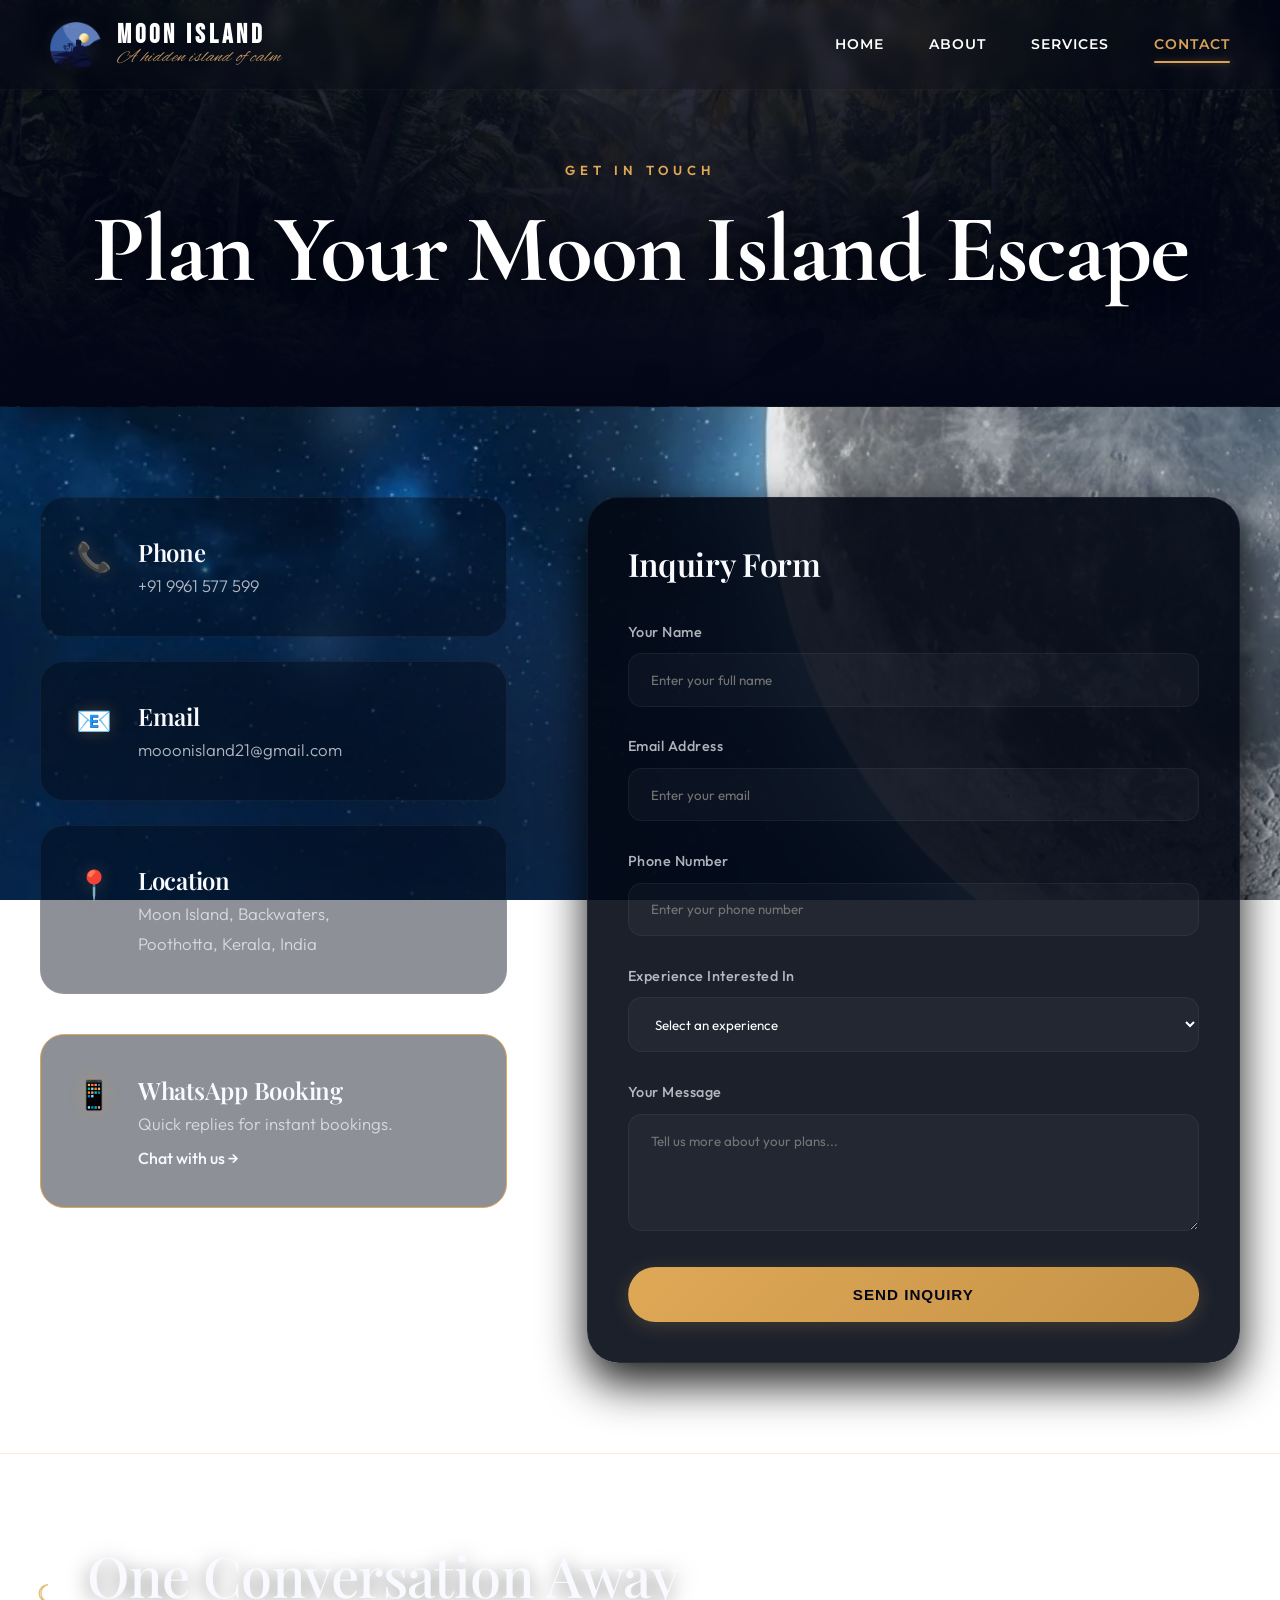
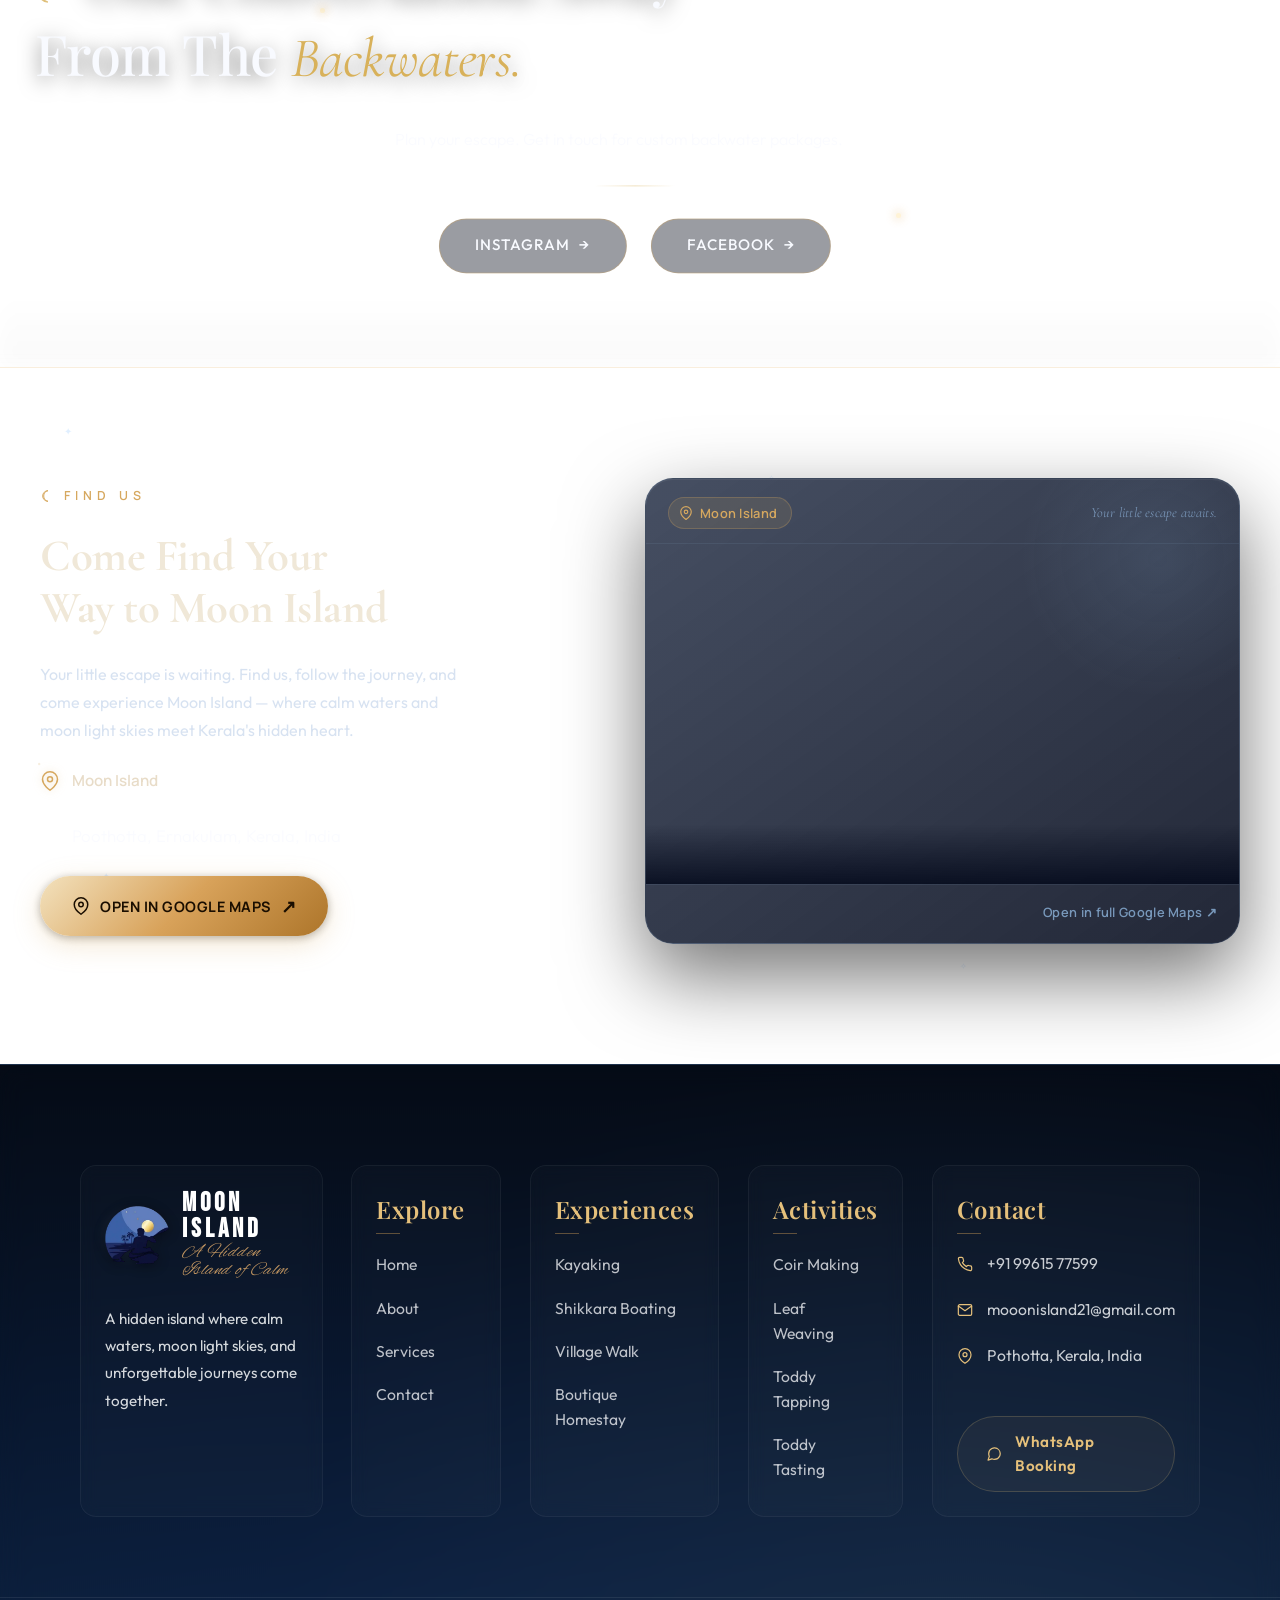
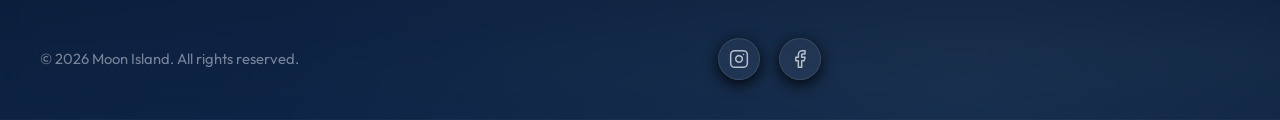
<file: contact.html>
<!DOCTYPE html>
<html lang="en">

<head>
    <meta charset="UTF-8">
    <meta name="viewport" content="width=device-width, initial-scale=1, viewport-fit=cover">
    <title>Contact Us | Moon Island - Book Your Experience</title>
    <meta name="description"
        content="Plan your Moon Island escape. Get in touch for bookings, enquiries, and personalized backwater packages in Kerala.">

    <!-- SEO & Favicon -->
    <meta name="robots" content="index, follow">
    <link rel="canonical" href="https://www.moonisland.in/contact.html" />

    <!-- Open Graph / Facebook -->
    <meta property="og:type" content="website">
    <meta property="og:url" content="https://www.moonisland.in/contact.html">
    <meta property="og:title" content="Contact Us | Moon Island - Book Your Experience">
    <meta property="og:description" content="Plan your Moon Island escape. Get in touch for bookings, enquiries, and personalized backwater packages in Kerala.">
    <meta property="og:image" content="https://www.moonisland.in/assets/logo-icon.webp">

    <!-- Twitter -->
    <meta property="twitter:card" content="summary_large_image">
    <meta property="twitter:url" content="https://www.moonisland.in/contact.html">
    <meta property="twitter:title" content="Contact Us | Moon Island - Book Your Experience">
    <meta property="twitter:description" content="Plan your Moon Island escape. Get in touch for bookings, enquiries, and personalized backwater packages in Kerala.">
    <meta property="twitter:image" content="https://www.moonisland.in/assets/logo-icon.webp">



    <!-- Critical Resource Preloads -->
    <link rel="preconnect" href="https://fonts.googleapis.com">
    <link rel="preconnect" href="https://fonts.gstatic.com" crossorigin>
    <link rel="preload" as="image" href="assets/logo-icon.webp">

    <!-- Consolidated Typography -->
    <link
        href="https://fonts.googleapis.com/css2?family=Bebas+Neue&family=Alex+Brush&family=Allura&family=Caveat:wght@500;600;700&family=Cormorant+Garamond:ital,wght@0,400;0,600;0,700;1,400;1,600&family=Manrope:wght@400;500;600;700&family=Montserrat:wght@600&family=Outfit:wght@300;400;500;600;700&family=Playfair+Display:ital,wght@0,400;0,600;0,700;1,400&family=Poppins:wght@300;400;500;600&display=swap"
        rel="stylesheet">
    <link href="https://db.onlinewebfonts.com/c/cf73d2680fe0e0d00f78c7295e3617e0?family=Selima" rel="stylesheet"
        type="text/css" />
    <link rel="stylesheet" href="style.css?v=23.0">
        <!-- Structured Data -->
    <script type="application/ld+json">
    {
      "@context": "https://schema.org",
      "@graph": [
        {
          "@type": "ContactPage",
          "@id": "https://www.moonisland.in/contact.html#webpage",
          "url": "https://www.moonisland.in/contact.html",
          "name": "Contact Moon Island"
        },
        {
          "@type": "BreadcrumbList",
          "@id": "https://www.moonisland.in/contact.html#breadcrumb",
          "itemListElement": [
            {
              "@type": "ListItem",
              "position": 1,
              "name": "Home",
              "item": "https://www.moonisland.in/"
            },
            {
              "@type": "ListItem",
              "position": 2,
              "name": "Contact"
            }
          ]
        }
      ]
    }
    </script>
</head>

<body>
    <!-- Cinematic Night Sky Background -->
    <div class="cinematic-bg-wrapper">
        <div class="sky-gradient"></div>
        <div class="desktop-moon-bg"></div>
        <div class="mobile-moon-bg">
            <div class="mobile-moon-inner"></div>
        </div>
        <div class="stars-container">
            <div class="star star-1"></div>
            <div class="star star-2"></div>
            <div class="star star-3"></div>
            <div class="star star-4"></div>
            <div class="star star-5"></div>
            <div class="star star-6"></div>
            <div class="star star-7"></div>
            <div class="star star-8"></div>
            <div class="star star-9"></div>
            <div class="star star-10"></div>
        </div>
        <div class="clouds-container">
            <div class="cloud cloud-left">
                <div class="cloud-shadow"></div>
                <div class="cloud-highlight"></div>
            </div>
            <div class="cloud cloud-right">
                <div class="cloud-shadow"></div>
                <div class="cloud-highlight"></div>
            </div>
            <div class="cloud cloud-bottom">
                <div class="cloud-shadow"></div>
                <div class="cloud-highlight"></div>
            </div>
        </div>
    </div>

    <!-- Navigation -->
    <header class="navbar" id="main-nav">
        <div class="container nav-container">
            <a href="index.html" class="logo">
                <img src="assets/logo-icon.webp" alt="Moon Island Luxury Backwater Resort Logo" class="brand-logo-icon">
                <div class="logo-text-wrapper">
                    <span class="logo-title">MOON ISLAND</span>
                    <span class="logo-tagline">A hidden island of calm</span>
                </div>
            </a>

            <!-- Mobile Hamburger Menu -->
            <button class="menu-btn" id="menu-toggle" aria-label="Toggle navigation">
                <span></span>
                <span></span>
                <span></span>
            </button>

            <nav class="nav-links" id="nav-menu">
                <a href="index.html" class="nav-link">Home</a>
                <a href="about.html" class="nav-link">About</a>
                <a href="services.html" class="nav-link">Services</a>
                <a href="contact.html" class="nav-link active">Contact</a>
            </nav>
        </div>
    </header>

    <main>

        <!-- Page Header -->
        <section class="page-header">
            <div class="container">
                <span class="section-tag">Get In Touch</span>
                <h1 class="hero-title">Plan Your Moon Island Escape</h1>
            </div>
        </section>

        <!-- Contact Content -->
        <section class="contact-section reveal">
            <div class="container">
                <div class="contact-container">
                    <!-- Contact Info -->
                    <div class="contact-info-cards">
                        <div class="info-card">
                            <span class="info-icon">📞</span>
                            <div>
                                <h2>Phone</h2>
                                <p class="text-muted">+91 9961 577 599</p>
                            </div>
                        </div>
                        <div class="info-card">
                            <span class="info-icon">📧</span>
                            <div>
                                <h2>Email</h2>
                                <p class="text-muted">mooonisland21@gmail.com</p>
                            </div>
                        </div>
                        <div class="info-card">
                            <span class="info-icon">📍</span>
                            <div>
                                <h2>Location</h2>
                                <p class="text-muted">Moon Island, Backwaters,<br>Poothotta, Kerala, India</p>
                            </div>
                        </div>

                        <div class="info-card" style="margin-top: 1rem; border-color: var(--accent-gold);">
                            <span class="info-icon">📱</span>
                            <div>
                                <h2>WhatsApp Booking</h2>
                                <p class="text-muted">Quick replies for instant bookings.</p>
                                <a href="https://wa.me/919961577599" class="text-gold"
                                    style="font-weight: 500; display: block; margin-top: 0.5rem;">Chat with us →</a>
                            </div>
                        </div>
                    </div>

                    <!-- Contact Form -->
                    <div class="form-glass">
                        <h2 class="luxury-heading" style="margin-bottom: 2rem; font-size: 2rem;">Inquiry Form</h2>
                        <form id="contact-form">
                            <div class="form-group">
                                <label for="name">Your Name</label>
                                <input type="text" id="name" name="name" class="form-control"
                                    placeholder="Enter your full name" required>
                            </div>
                            <div class="form-group">
                                <label for="email">Email Address</label>
                                <input type="email" id="email" name="email" class="form-control"
                                    placeholder="Enter your email" required>
                            </div>
                            <div class="form-group">
                                <label for="phone">Phone Number</label>
                                <input type="tel" id="phone" name="phone" class="form-control"
                                    placeholder="Enter your phone number" required>
                            </div>
                            <div class="form-group">
                                <label for="experience">Experience Interested In</label>
                                <select id="experience" name="experience" class="form-control">
                                    <option value="">Select an experience</option>
                                    <option value="kayaking">Kayaking</option>
                                    <option value="shikkara">Shikkara Ride</option>
                                    <option value="homestay">Boutique Homestay</option>
                                    <option value="package">Curated Package</option>
                                    <option value="custom">Custom Experience</option>
                                </select>
                            </div>
                            <div class="form-group">
                                <label for="message">Your Message</label>
                                <textarea id="message" name="message" class="form-control" rows="5"
                                    placeholder="Tell us more about your plans..."></textarea>
                            </div>
                            <button type="submit" class="btn btn-primary" style="width: 100%;">Send Inquiry</button>
                        </form>
                    </div>
                </div>
            </div>
        </section>

        <!-- CTA Section -->
        <section class="final-cta reveal premium-contact-cta">
            <!-- Subtle background effects -->
            <div class="contact-cta-effects">
                <div class="contact-fireflies">
                    <div class="contact-firefly cf-1"></div>
                    <div class="contact-firefly cf-2"></div>
                </div>
                <div class="contact-particles">
                    <div class="contact-particle cp-1"></div>
                </div>
                <div class="contact-shimmer"></div>
                <div class="contact-haze"></div>
                <div class="contact-star-streak"></div>
            </div>

            <div class="container text-center contact-cta-container">
                <!-- Heading with tiny crescent moon icon -->
                <h2 class="section-title contact-cta-title">
                    <span class="cta-header-icon-wrap">
                        <svg class="cta-crescent-moon-svg" viewBox="0 0 24 24" fill="none" stroke="currentColor"
                            stroke-width="1.2">
                            <path d="M12 4a8 8 0 0 0 0 16 8.2 8.2 0 0 1 0-16z" />
                        </svg>
                    </span>
                    One Conversation Away <br>From The <span class="text-gold">Backwaters.</span>
                </h2>

                <p class="text-muted contact-cta-desc">Plan your escape. Get in touch for custom backwater packages.</p>

                <!-- Thin gold divider -->
                <div class="contact-cta-divider"></div>

                <div class="contact-cta-btns">
                    <a href="https://www.instagram.com/moon_islandd?igsh=YjNvdjU3eHdmNzgx&igsi=YjNvdjU3eHdmNzgx" target="_blank" rel="noopener" class="btn btn-outline btn-premium-social">
                        <span>Instagram</span>
                        <span class="btn-arrow-icon">→</span>
                    </a>
                    <a href="https://www.facebook.com/share/1CzgqVfX1g/" target="_blank" rel="noopener" class="btn btn-outline btn-premium-social">
                        <span>Facebook</span>
                        <span class="btn-arrow-icon">→</span>
                    </a>
                </div>
            </div>
        </section>
    </main>

    <!-- ═══════════════════════════════════════════════════════════ -->
    <!--  FIND US — Location Section                                -->
    <!-- ═══════════════════════════════════════════════════════════ -->
    <section class="location-section reveal" id="find-us">

        <!-- Ambient decorative particles -->
        <div class="loc-particles" aria-hidden="true">
            <span class="loc-star ls-1">✦</span>
            <span class="loc-star ls-2">✧</span>
            <span class="loc-star ls-3">✦</span>
            <span class="loc-star ls-4">✧</span>
            <span class="loc-star ls-5">·</span>
            <span class="loc-star ls-6">·</span>
        </div>

        <div class="container">
            <div class="location-inner">

                <!-- ── LEFT: Text block ── -->
                <div class="loc-text-col">

                    <!-- Label -->
                    <span class="loc-label">
                        <svg class="loc-label-icon" viewBox="0 0 24 24" fill="none" stroke="currentColor"
                            stroke-width="1.5">
                            <path d="M12 4a8 8 0 0 0 0 16 8.2 8.2 0 0 1 0-16z" />
                        </svg>
                        FIND US
                    </span>

                    <!-- Heading -->
                    <h2 class="loc-heading">
                        Come Find Your<br>
                        Way to <span class="text-gold">Moon Island</span>
                    </h2>

                    <!-- Description -->
                    <p class="loc-desc">
                        Your little escape is waiting. Find us, follow the journey,
                        and come experience Moon Island — where calm waters and
                        moon light skies meet Kerala's hidden heart.
                    </p>

                    <!-- Address detail -->
                    <div class="loc-address-detail">
                        <svg class="loc-pin-icon" viewBox="0 0 24 24" fill="none" stroke="currentColor"
                            stroke-width="1.8" stroke-linecap="round" stroke-linejoin="round">
                            <path d="M21 10c0 7-9 13-9 13s-9-6-9-13a9 9 0 0 1 18 0z" />
                            <circle cx="12" cy="10" r="3" />
                        </svg>
                        <div>
                            <strong>Moon Island</strong><br>
                            <span class="text-muted">Poothotta, Ernakulam, Kerala, India</span>
                        </div>
                    </div>

                    <!-- CTA Button -->
                    <a href="https://maps.app.goo.gl/cTAGjJntvcTNcFZW9?g_st=ac" target="_blank"
                        rel="noopener noreferrer" class="btn loc-maps-btn" id="open-maps-btn">
                        <svg class="loc-btn-icon" viewBox="0 0 24 24" fill="none" stroke="currentColor" stroke-width="2"
                            stroke-linecap="round" stroke-linejoin="round">
                            <path d="M21 10c0 7-9 13-9 13s-9-6-9-13a9 9 0 0 1 18 0z" />
                            <circle cx="12" cy="10" r="3" />
                        </svg>
                        Open in Google Maps
                        <span class="loc-btn-arrow">↗</span>
                    </a>

                </div><!-- /loc-text-col -->

                <!-- ── RIGHT: Map card ── -->
                <div class="loc-map-col">
                    <div class="loc-map-card">

                        <!-- Glow ring decoration -->
                        <div class="loc-card-glow" aria-hidden="true"></div>

                        <!-- Card header chip -->
                        <div class="loc-card-header">
                            <span class="loc-card-chip">
                                <svg viewBox="0 0 24 24" fill="none" stroke="currentColor" stroke-width="2"
                                    stroke-linecap="round" stroke-linejoin="round">
                                    <path d="M21 10c0 7-9 13-9 13s-9-6-9-13a9 9 0 0 1 18 0z" />
                                    <circle cx="12" cy="10" r="3" />
                                </svg>
                                Moon Island
                            </span>
                            <span class="loc-card-tagline">Your little escape awaits.</span>
                        </div>

                        <!-- Embedded Google Map -->
                        <div class="loc-map-frame-wrapper">
                            <iframe class="loc-map-iframe" title="Moon Island Location on Google Maps" loading="lazy"
                                allowfullscreen referrerpolicy="no-referrer-when-downgrade"
                                src="https://www.google.com/maps/embed?pb=!1m18!1m12!1m3!1d3929.8!2d76.3988!3d9.9553!2m3!1f0!2f0!3f0!3m2!1i1024!2i768!4f13.1!3m3!1m2!1s0x3b08724b06f50d1b%3A0xf3f4a3da07e4b2db!2sMoon%20Island!5e0!3m2!1sen!2sin!4v1691000000000!5m2!1sen!2sin&style=feature:all|element:labels.text.fill|color:0xe8d5a3&style=feature:road|element:geometry|color:0x1a2a4a&style=feature:water|element:geometry|color:0x0d1b35&style=feature:poi|visibility:off&style=feature:transit|visibility:off">
                            </iframe>

                            <!-- Overlay to keep map interactive but styled -->
                            <div class="loc-map-overlay-tint" aria-hidden="true"></div>
                        </div>

                        <!-- Card footer -->
                        <div class="loc-card-footer">
                            <a href="https://maps.app.goo.gl/cTAGjJntvcTNcFZW9?g_st=ac" target="_blank"
                                rel="noopener noreferrer" class="loc-card-open-link">
                                Open in full Google Maps ↗
                            </a>
                        </div>

                    </div><!-- /loc-map-card -->
                </div><!-- /loc-map-col -->

            </div><!-- /location-inner -->
        </div><!-- /container -->
    </section><!-- /location-section -->

    <footer class="reveal premium-footer">
        <!-- Premium Footer Atmospheric Background Layers -->
        <div class="footer-bg-decor">
            <div class="footer-stars-field"></div>
            <div class="footer-ambient-glow"></div>
            <div class="footer-boat-silhouette">
                <svg viewBox="0 0 120 40" fill="currentColor" xmlns="http://www.w3.org/2000/svg">
                    <path d="M5,25 C25,25 35,32 60,32 C85,32 95,25 115,25 C100,28 85,30 60,30 C35,30 20,28 5,25 Z" />
                    <path
                        d="M58,25 C58,22 60,20 62,20 C64,20 64,22 64,25 Z M60,19 C61.5,19 62.5,17.5 62.5,16 C62.5,14.5 61.5,13.5 60,13.5 C58.5,13.5 57.5,14.5 57.5,16 C57.5,17.5 58.5,19 60,19 Z" />
                    <line x1="45" y1="18" x2="68" y2="28" stroke="currentColor" stroke-width="1.2" />
                </svg>
            </div>
            <div class="footer-mist-layer mist-1"></div>
            <div class="footer-mist-layer mist-2"></div>
            <div class="footer-water-ripples">
                <div class="ripple ripple-1"></div>
                <div class="ripple ripple-2"></div>
                <div class="ripple ripple-3"></div>
            </div>
        </div>

        <!-- Desktop Footer Layout -->
        <div class="footer-desktop-content">
            <div class="container">
                <!-- Main Footer Grid -->
                <div class="footer-grid">
                    <!-- Column 1: Brand -->
                    <div class="footer-col footer-col-brand">
                        <a href="index.html" class="logo footer-logo">
                            <img src="assets/logo-icon.webp" alt="Moon Island Signature Gold Emblem" class="brand-logo-icon"
                                loading="lazy" decoding="async">
                            <div class="logo-text-wrapper">
                                <span class="logo-title">MOON ISLAND</span>
                                <span class="logo-tagline">A Hidden Island of Calm</span>
                            </div>
                        </a>
                        <p class="footer-brand-desc">
                            A hidden island where calm waters, moon light skies, and unforgettable journeys come
                            together.
                        </p>
                    </div>

                    <!-- Column 2: Explore -->
                    <div class="footer-col">
                        <h2 class="footer-col-title">Explore</h2>
                        <ul class="footer-links">
                            <li><a href="index.html">Home</a></li>
                            <li><a href="about.html">About</a></li>
                            <li><a href="services.html">Services</a></li>
                            <li><a href="contact.html">Contact</a></li>
                        </ul>
                    </div>

                    <!-- Column 3: Experiences -->
                    <div class="footer-col">
                        <h2 class="footer-col-title">Experiences</h2>
                        <ul class="footer-links">
                            <li><a href="services.html#kayaking">Kayaking</a></li>
                            <li><a href="services.html#shikkara">Shikkara Boating</a></li>
                            <li><a href="services.html#village">Village Walk</a></li>
                            <li><a href="services.html#homestay">Boutique Homestay</a></li>
                        </ul>
                    </div>

                    <!-- Column 4: Activities -->
                    <div class="footer-col">
                        <h2 class="footer-col-title">Activities</h2>
                        <ul class="footer-links">
                            <li><a href="services.html">Coir Making</a></li>
                            <li><a href="services.html">Leaf Weaving</a></li>
                            <li><a href="services.html">Toddy Tapping</a></li>
                            <li><a href="services.html">Toddy Tasting</a></li>
                        </ul>
                    </div>

                    <!-- Column 5: Contact -->
                    <div class="footer-col footer-col-contact">
                        <h2 class="footer-col-title">Contact</h2>
                        <ul class="footer-contact-list">
                            <li class="footer-contact-item">
                                <span class="contact-icon-wrapper">
                                    <svg class="contact-icon" viewBox="0 0 24 24" fill="none" stroke="currentColor"
                                        stroke-width="1.8" stroke-linecap="round" stroke-linejoin="round"
                                        style="width: 16px; height: 16px;">
                                        <path
                                            d="M22 16.92v3a2 2 0 0 1-2.18 2 19.79 19.79 0 0 1-8.63-3.07 19.5 19.5 0 0 1-6-6 19.79 19.79 0 0 1-3.07-8.67A2 2 0 0 1 4.11 2h3a2 2 0 0 1 2 1.72 12.84 12.84 0 0 0 .7 2.81 2 2 0 0 1-.45 2.11L8.09 9.91a16 16 0 0 0 6 6l1.27-1.27a2 2 0 0 1 2.11-.45 12.84 12.84 0 0 0 2.81.7A2 2 0 0 1 22 16.92z">
                                        </path>
                                    </svg>
                                </span>
                                <a href="tel:+919961577599" class="contact-link">+91 99615 77599</a>
                            </li>
                            <li class="footer-contact-item">
                                <span class="contact-icon-wrapper">
                                    <svg class="contact-icon" viewBox="0 0 24 24" fill="none" stroke="currentColor"
                                        stroke-width="1.8" stroke-linecap="round" stroke-linejoin="round"
                                        style="width: 16px; height: 16px;">
                                        <path
                                            d="M4 4h16c1.1 0 2 .9 2 2v12c0 1.1-.9 2-2 2H4c-1.1 0-2-.9-2-2V6c0-1.1.9-2 2-2z">
                                        </path>
                                        <polyline points="22,6 12,13 2,6"></polyline>
                                    </svg>
                                </span>
                                <a href="mailto:mooonisland21@gmail.com"
                                    class="contact-link">mooonisland21@gmail.com</a>
                            </li>
                            <li class="footer-contact-item">
                                <span class="contact-icon-wrapper">
                                    <svg class="contact-icon" viewBox="0 0 24 24" fill="none" stroke="currentColor"
                                        stroke-width="1.8" stroke-linecap="round" stroke-linejoin="round"
                                        style="width: 16px; height: 16px;">
                                        <path d="M21 10c0 7-9 13-9 13s-9-6-9-13a9 9 0 0 1 18 0z"></path>
                                        <circle cx="12" cy="10" r="3"></circle>
                                    </svg>
                                </span>
                                <span class="contact-text">Pothotta, Kerala, India</span>
                            </li>
                        </ul>
                        <div class="footer-whatsapp">
                            <a href="https://wa.me/919961577599" target="_blank"
                                class="footer-whatsapp-btn btn-whatsapp-pill">
                                <svg class="whatsapp-icon" viewBox="0 0 24 24" fill="none" stroke="currentColor"
                                    stroke-width="1.8" stroke-linecap="round" stroke-linejoin="round"
                                    style="width: 18px; height: 18px;">
                                    <path
                                        d="M21 11.5a8.38 8.38 0 0 1-.9 3.8 8.5 8.5 0 0 1-7.6 4.7 8.38 8.38 0 0 1-3.8-.9L3 21l1.9-5.7a8.38 8.38 0 0 1-.9-3.8 8.5 8.5 0 0 1 4.7-7.6 8.38 8.38 0 0 1 3.8-.9h.5a8.48 8.48 0 0 1 8 8v.5z">
                                    </path>
                                </svg>
                                <span>WhatsApp Booking</span>
                            </a>
                        </div>
                    </div>
                </div>
            </div>

            <!-- Bottom Bar -->
            <div class="footer-bottom">
                <div class="container footer-bottom-flex">
                    <div class="footer-bottom-left">
                        <p class="copyright">&copy; 2026 Moon Island. All rights reserved.</p>
                    </div>
                    <div class="footer-socials">
                        <a href="https://www.instagram.com/moon_islandd?igsh=YjNvdjU3eHdmNzgx&igsi=YjNvdjU3eHdmNzgx" target="_blank" rel="noopener"
                            class="footer-social-icon social-btn" aria-label="Instagram">
                            <svg viewBox="0 0 24 24" fill="none" stroke="currentColor" stroke-width="1.8"
                                stroke-linecap="round" stroke-linejoin="round">
                                <rect x="2" y="2" width="20" height="20" rx="5" ry="5"></rect>
                                <path d="M16 11.37A4 4 0 1 1 12.63 8 4 4 0 0 1 16 11.37z"></path>
                                <line x1="17.5" y1="6.5" x2="17.51" y2="6.5"></line>
                            </svg>
                        </a>
                        <a href="https://www.facebook.com/share/1CzgqVfX1g/" target="_blank" rel="noopener"
                            class="footer-social-icon social-btn" aria-label="Facebook">
                            <svg viewBox="0 0 24 24" fill="none" stroke="currentColor" stroke-width="1.8"
                                stroke-linecap="round" stroke-linejoin="round">
                                <path d="M18 2h-3a5 5 0 0 0-5 5v3H7v4h3v8h4v-8h3l1-4h-4V7a1 1 0 0 1 1-1h3z"></path>
                            </svg>
                        </a>
                    </div>
                    <div class="footer-bottom-right">
                    </div>
                </div>
            </div>
        </div>

        <!-- Mobile-Only Footer Structure -->
        <div class="footer-mobile-content">
            <div class="mobile-footer-container">
                <!-- 1. Logo Section -->
                <div class="mobile-logo-section">
                    <a href="index.html" class="mobile-footer-logo">
                        <img src="assets/logo-icon.webp" alt="" class="mobile-brand-logo-icon"
                            loading="lazy" decoding="async">
                        <div class="mobile-logo-text-wrapper">
                            <span class="logo-title">MOON ISLAND</span>
                            <span class="logo-tagline">A hidden island of calm</span>
                        </div>
                    </a>
                </div>

                <!-- 2. Description Section -->
                <p class="mobile-footer-desc">
                    Discover peaceful backwaters, authentic Kerala experiences, and unforgettable moon light escapes.
                </p>

                <!-- 3. Social Icons Section -->
                <div class="mobile-social-icons">
                    <a href="https://www.instagram.com/moon_islandd?igsh=YjNvdjU3eHdmNzgx&igsi=YjNvdjU3eHdmNzgx" target="_blank" rel="noopener" class="mobile-social-btn"
                        aria-label="Instagram">
                        <svg viewBox="0 0 24 24" fill="none" stroke="currentColor" stroke-width="1.8"
                            stroke-linecap="round" stroke-linejoin="round">
                            <rect x="2" y="2" width="20" height="20" rx="5" ry="5"></rect>
                            <path d="M16 11.37A4 4 0 1 1 12.63 8 4 4 0 0 1 16 11.37z"></path>
                            <line x1="17.5" y1="6.5" x2="17.51" y2="6.5"></line>
                        </svg>
                    </a>
                    <a href="https://www.facebook.com/share/1CzgqVfX1g/" target="_blank" rel="noopener" class="mobile-social-btn"
                        aria-label="Facebook">
                        <svg viewBox="0 0 24 24" fill="none" stroke="currentColor" stroke-width="1.8"
                            stroke-linecap="round" stroke-linejoin="round">
                            <path d="M18 2h-3a5 5 0 0 0-5 5v3H7v4h3v8h4v-8h3l1-4h-4V7a1 1 0 0 1 1-1h3z"></path>
                        </svg>
                    </a>
                    <a href="https://wa.me/919961577599" target="_blank" rel="noopener" class="mobile-social-btn"
                        aria-label="WhatsApp">
                        <svg viewBox="0 0 24 24" fill="none" stroke="currentColor" stroke-width="1.8"
                            stroke-linecap="round" stroke-linejoin="round">
                            <path
                                d="M21 11.5a8.38 8.38 0 0 1-.9 3.8 8.5 8.5 0 0 1-7.6 4.7 8.38 8.38 0 0 1-3.8-.9L3 21l1.9-5.7a8.38 8.38 0 0 1-.9-3.8 8.5 8.5 0 0 1 4.7-7.6 8.38 8.38 0 0 1 3.8-.9h.5a8.48 8.48 0 0 1 8 8v.5z">
                            </path>
                        </svg>
                    </a>
                    <a href="tel:+919961577599" class="mobile-social-btn" aria-label="Phone">
                        <svg viewBox="0 0 24 24" fill="none" stroke="currentColor" stroke-width="1.8"
                            stroke-linecap="round" stroke-linejoin="round">
                            <path
                                d="M22 16.92v3a2 2 0 0 1-2.18 2 19.79 19.79 0 0 1-8.63-3.07 19.5 19.5 0 0 1-6-6 19.79 19.79 0 0 1-3.07-8.67A2 2 0 0 1 4.11 2h3a2 2 0 0 1 2 1.72 12.84 12.84 0 0 0 .7 2.81 2 2 0 0 1-.45 2.11L8.09 9.91a16 16 0 0 0 6 6l1.27-1.27a2 2 0 0 1 2.11-.45 12.84 12.84 0 0 0 2.81.7A2 2 0 0 1 22 16.92z">
                            </path>
                        </svg>
                    </a>
                </div>

                <!-- 4. Navigation Grid -->
                <div class="mobile-nav-grid">
                    <div class="mobile-nav-col">
                        <h2 class="mobile-nav-title">Explore</h2>
                        <ul class="mobile-nav-links">
                            <li><a href="index.html">Home</a></li>
                            <li><a href="about.html">About</a></li>
                            <li><a href="services.html">Services</a></li>
                            <li><a href="contact.html">Contact</a></li>
                        </ul>
                    </div>
                    <div class="mobile-nav-col">
                        <h2 class="mobile-nav-title">Experiences</h2>
                        <ul class="mobile-nav-links">
                            <li><a href="services.html#kayaking">Kayaking</a></li>
                            <li><a href="services.html#shikkara">Shikkara Boating</a></li>
                            <li><a href="services.html#village">Village Walk</a></li>
                            <li><a href="services.html#homestay">Boutique Homestay</a></li>
                        </ul>
                    </div>
                    <div class="mobile-nav-col">
                        <h2 class="mobile-nav-title">Support</h2>
                        <ul class="mobile-nav-links">
                            <li><a href="#">FAQ</a></li>
                            <li><a href="#">Privacy Policy</a></li>
                            <li><a href="#">Terms</a></li>
                            <li><a href="contact.html">Booking</a></li>
                        </ul>
                    </div>
                </div>

                <!-- 5. Divider -->
                <div class="mobile-footer-divider"></div>

                <!-- 6. Contact Section -->
                <div class="mobile-contact-section">
                    <div class="mobile-contact-card">
                        <span class="card-icon">📞</span>
                        <div class="card-info">
                            <span class="card-label">Booking</span>
                            <a href="tel:+919961577599" class="card-value">+91 99615 77599</a>
                        </div>
                    </div>
                    <div class="mobile-contact-card">
                        <span class="card-icon">✉️</span>
                        <div class="card-info">
                            <span class="card-label">Email</span>
                            <a href="mailto:moonisland21@gmail.com" class="card-value">moonisland21@gmail.com</a>
                        </div>
                    </div>
                    <div class="mobile-contact-card">
                        <span class="card-icon">📍</span>
                        <div class="card-info">
                            <span class="card-label">Location</span>
                            <span class="card-value">Moon Island, Poothotta, Ernakulam, Kerala, India</span>
                        </div>
                    </div>
                </div>

                <!-- 7. Copyright -->
                <div class="mobile-copyright-section">
                    <p class="mobile-copyright">
                        © 2026 Moon Island<br>All Rights Reserved.
                    </p>

                </div>
            </div>
        </div>
    </footer>

    <script src="script.js?v=12.0" defer></script>
    <script>
        document.addEventListener('DOMContentLoaded', () => {
            const contactForm = document.getElementById('contact-form');
            if (contactForm) {
                contactForm.addEventListener('submit', (e) => {
                    e.preventDefault();

                    const name = document.getElementById('name').value;
                    const email = document.getElementById('email').value;
                    const phone = document.getElementById('phone').value;
                    const experience = document.getElementById('experience').value;
                    const message = document.getElementById('message').value;

                    const experienceMap = {
                        'kayaking': 'Kayaking',
                        'shikkara': 'Shikkara Ride',
                        'homestay': 'Boutique Homestay',
                        'package': 'Curated Package',
                        'custom': 'Custom Experience'
                    };
                    const selectedExperience = experienceMap[experience] || experience;

                    const whatsappNumber = '919961577599';
                    let whatsappMessage = `*New Inquiry from Website*\n\n`;
                    whatsappMessage += `*Name:* ${name}\n`;
                    whatsappMessage += `*Email:* ${email}\n`;
                    whatsappMessage += `*Phone:* ${phone}\n`;
                    if (experience) {
                        whatsappMessage += `*Experience:* ${selectedExperience}\n`;
                    }
                    if (message) {
                        whatsappMessage += `*Message:* ${message}\n`;
                    }

                    const encodedMessage = encodeURIComponent(whatsappMessage);
                    const whatsappUrl = `https://wa.me/${whatsappNumber}?text=${encodedMessage}`;

                    window.open(whatsappUrl, '_blank');
                });
            }
        });
    </script>
</body>

</html>
</file>
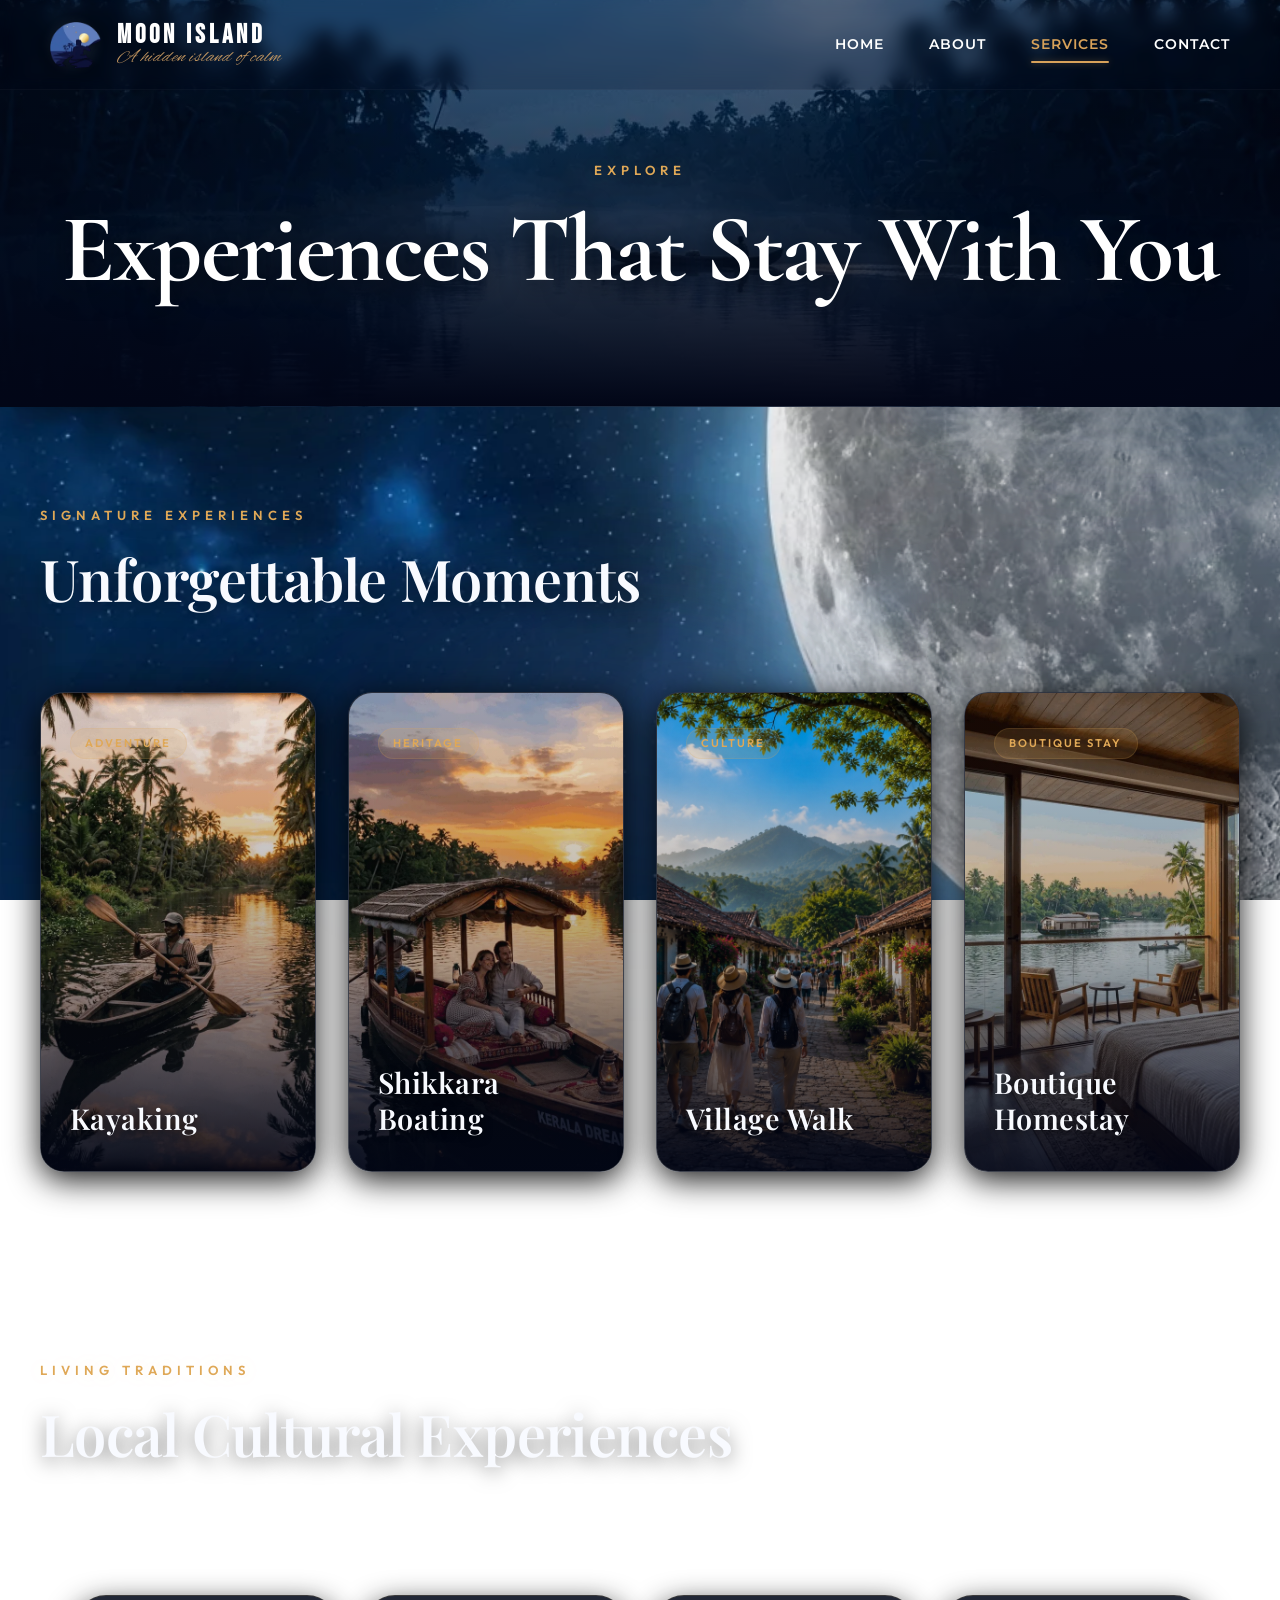
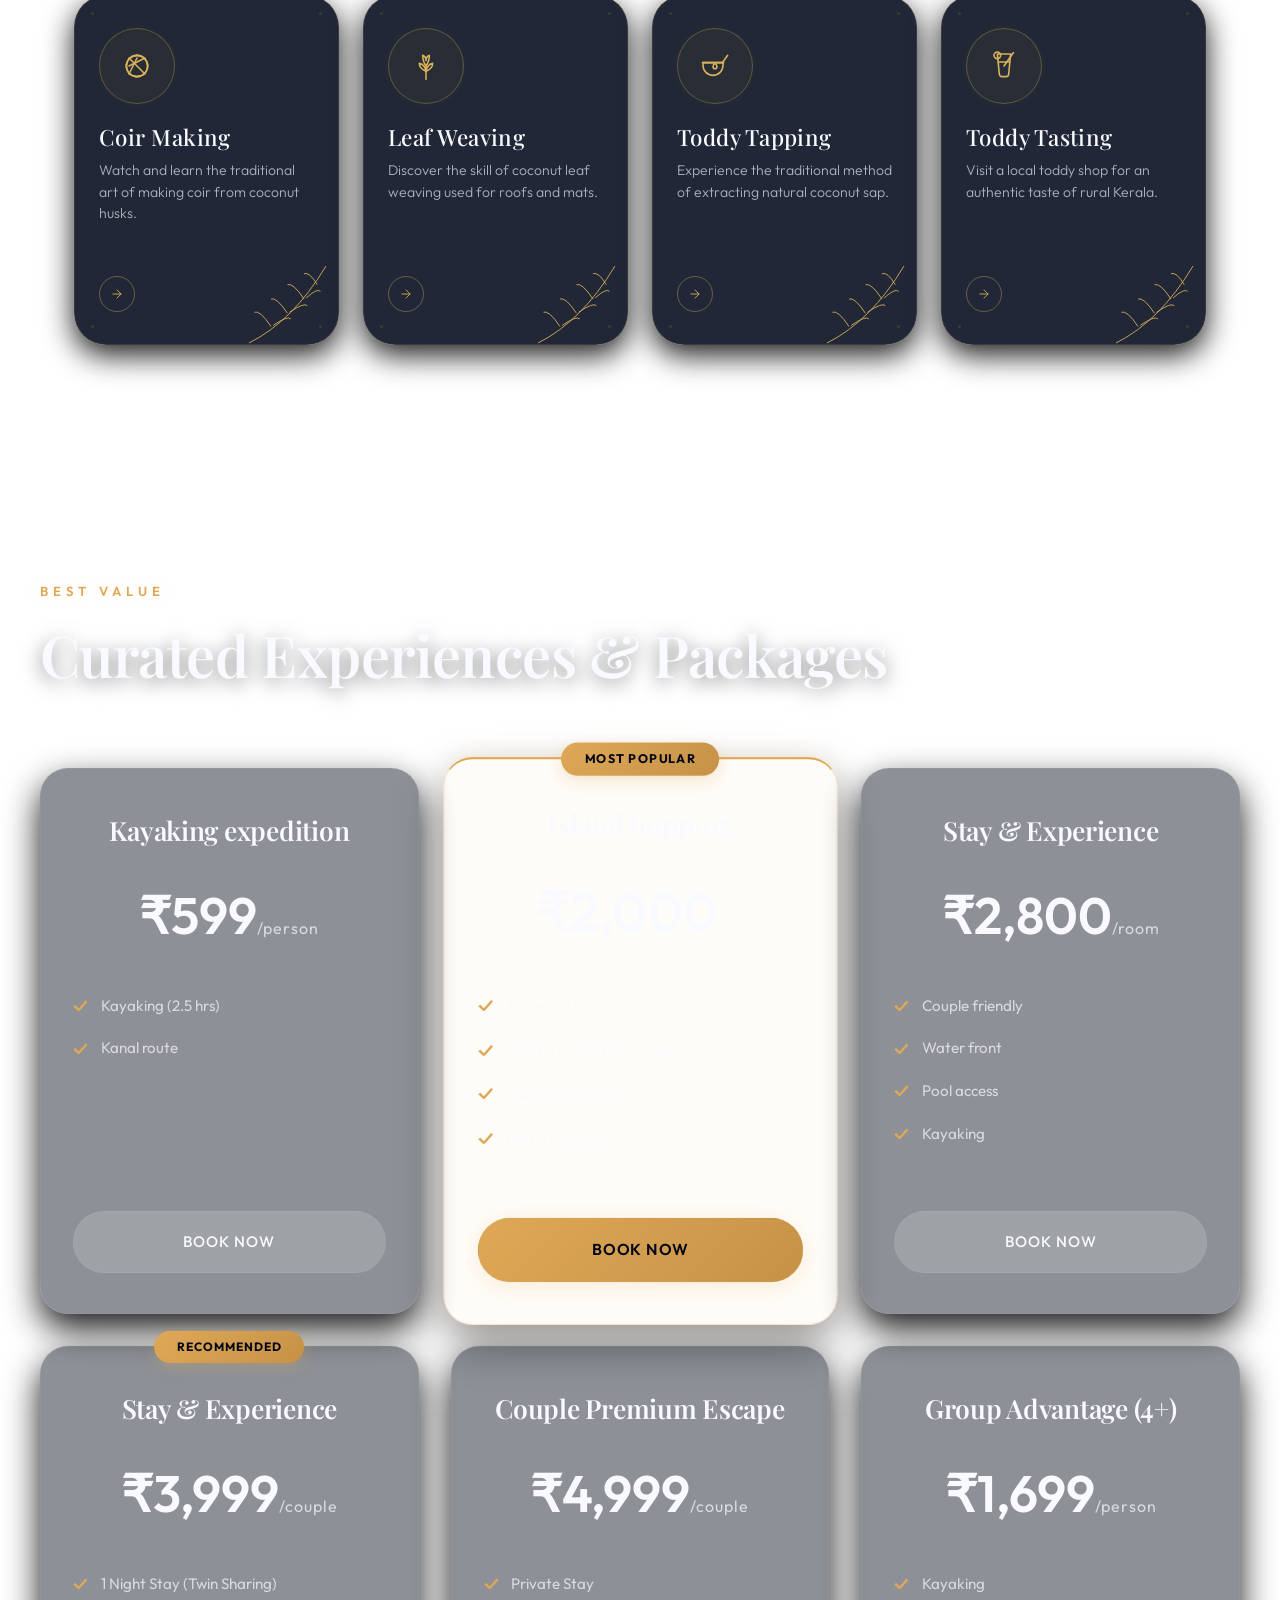
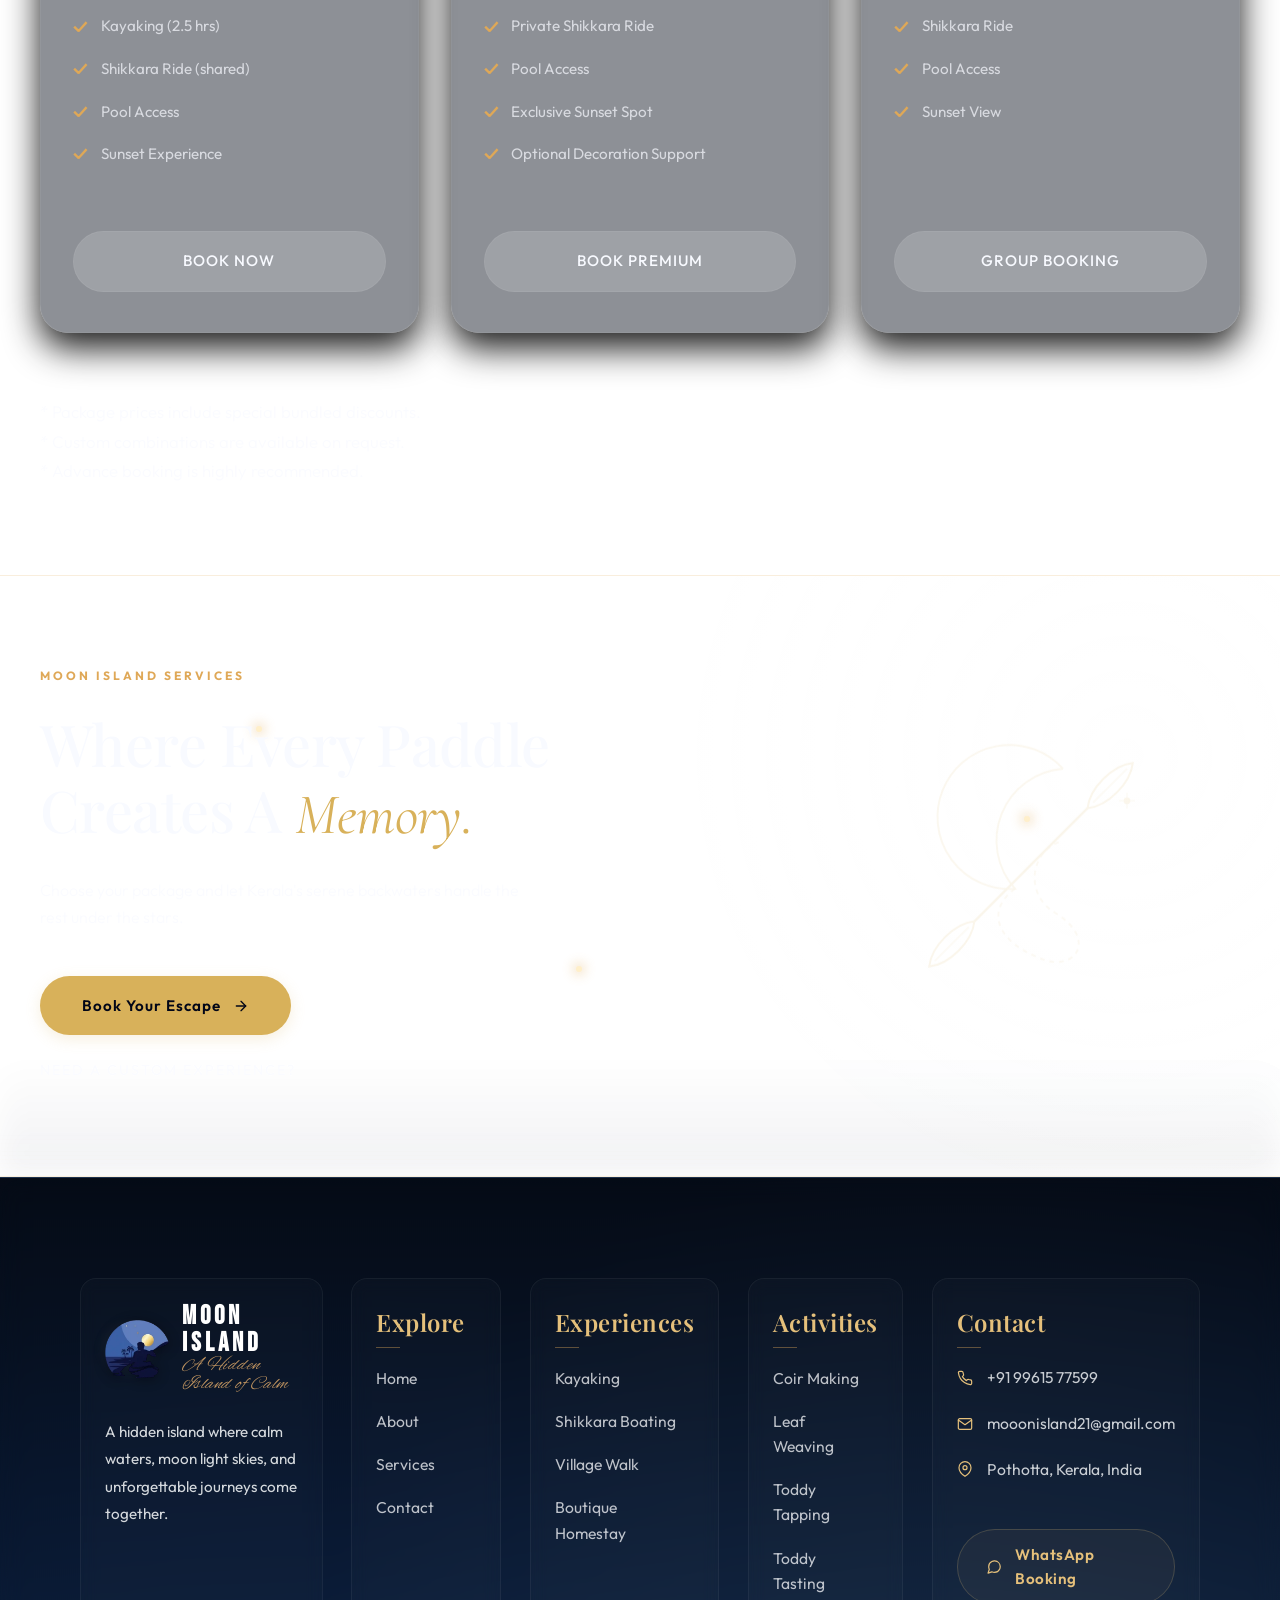
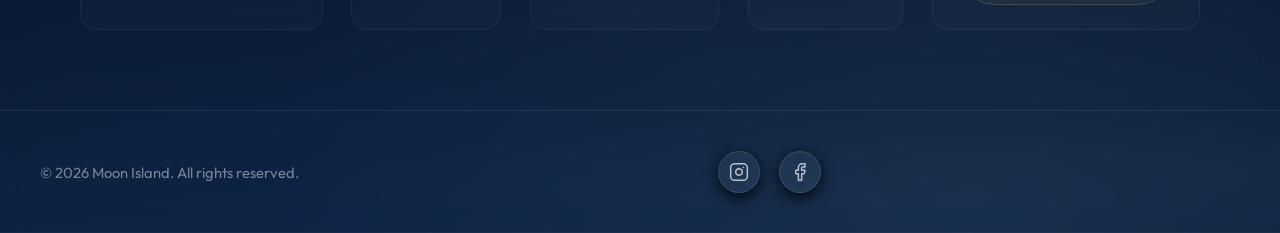
<file: services.html>
<!DOCTYPE html>
<html lang="en">

<head>
    <meta charset="UTF-8">
    <meta name="viewport" content="width=device-width, initial-scale=1, viewport-fit=cover">
    <title>Services & Packages | Moon Island - Experiences</title>
    <meta name="description"
        content="Explore our premium backwater activities, cultural experiences, and curated packages. Kayaking, Shikkara rides, and boutique stays in Kerala.">

    <!-- SEO & Favicon -->
    <meta name="robots" content="index, follow">
    <link rel="canonical" href="https://www.moonisland.in/services.html" />

    <!-- Open Graph / Facebook -->
    <meta property="og:type" content="website">
    <meta property="og:url" content="https://www.moonisland.in/services.html">
    <meta property="og:title" content="Services & Packages | Moon Island - Experiences">
    <meta property="og:description" content="Explore our premium backwater activities, cultural experiences, and curated packages. Kayaking, Shikkara rides, and boutique stays in Kerala.">
    <meta property="og:image" content="https://www.moonisland.in/assets/logo-icon.webp">

    <!-- Twitter -->
    <meta property="twitter:card" content="summary_large_image">
    <meta property="twitter:url" content="https://www.moonisland.in/services.html">
    <meta property="twitter:title" content="Services & Packages | Moon Island - Experiences">
    <meta property="twitter:description" content="Explore our premium backwater activities, cultural experiences, and curated packages. Kayaking, Shikkara rides, and boutique stays in Kerala.">
    <meta property="twitter:image" content="https://www.moonisland.in/assets/logo-icon.webp">



    <!-- Critical Resource Preloads -->
    <link rel="preconnect" href="https://fonts.googleapis.com">
    <link rel="preconnect" href="https://fonts.gstatic.com" crossorigin>
    <link rel="preload" as="image" href="assets/logo-icon.webp">

    <!-- Consolidated Typography -->
    <link
        href="https://fonts.googleapis.com/css2?family=Bebas+Neue&family=Alex+Brush&family=Allura&family=Caveat:wght@500;600;700&family=Cormorant+Garamond:ital,wght@0,400;0,600;0,700;1,400;1,600&family=Manrope:wght@400;500;600;700&family=Montserrat:wght@600&family=Outfit:wght@300;400;500;600;700&family=Playfair+Display:ital,wght@0,400;0,600;0,700;1,400&family=Poppins:wght@300;400;500;600&display=swap"
        rel="stylesheet">
    <link href="https://db.onlinewebfonts.com/c/cf73d2680fe0e0d00f78c7295e3617e0?family=Selima" rel="stylesheet"
        type="text/css" />
    <link rel="stylesheet" href="style.css?v=18.0">
        <!-- Structured Data -->
    <script type="application/ld+json">
    {
      "@context": "https://schema.org",
      "@graph": [
        {
          "@type": "WebPage",
          "@id": "https://www.moonisland.in/services.html#webpage",
          "url": "https://www.moonisland.in/services.html",
          "name": "Moon Island Services"
        },
        {
          "@type": "BreadcrumbList",
          "@id": "https://www.moonisland.in/services.html#breadcrumb",
          "itemListElement": [
            {
              "@type": "ListItem",
              "position": 1,
              "name": "Home",
              "item": "https://www.moonisland.in/"
            },
            {
              "@type": "ListItem",
              "position": 2,
              "name": "Services"
            }
          ]
        },
        {
          "@type": "ItemList",
          "@id": "https://www.moonisland.in/services.html#itemlist",
          "itemListElement": [
            {
              "@type": "ListItem",
              "position": 1,
              "name": "Kayaking"
            },
            {
              "@type": "ListItem",
              "position": 2,
              "name": "Shikkara Boating"
            }
          ]
        }
      ]
    }
    </script>
</head>

<body>
    <!-- Cinematic Night Sky Background -->
    <div class="cinematic-bg-wrapper">
        <div class="sky-gradient"></div>
        <div class="desktop-moon-bg"></div>
        <div class="mobile-moon-bg">
            <div class="mobile-moon-inner"></div>
        </div>
        <div class="stars-container">
            <div class="star star-1"></div>
            <div class="star star-2"></div>
            <div class="star star-3"></div>
            <div class="star star-4"></div>
            <div class="star star-5"></div>
            <div class="star star-6"></div>
            <div class="star star-7"></div>
            <div class="star star-8"></div>
            <div class="star star-9"></div>
            <div class="star star-10"></div>
        </div>
        <div class="clouds-container">
            <div class="cloud cloud-left">
                <div class="cloud-shadow"></div>
                <div class="cloud-highlight"></div>
            </div>
            <div class="cloud cloud-right">
                <div class="cloud-shadow"></div>
                <div class="cloud-highlight"></div>
            </div>
            <div class="cloud cloud-bottom">
                <div class="cloud-shadow"></div>
                <div class="cloud-highlight"></div>
            </div>
        </div>
    </div>

    <!-- Navigation -->
    <header class="navbar" id="main-nav">
        <div class="container nav-container">
            <a href="index.html" class="logo">
                <img src="assets/logo-icon.webp" alt="Moon Island Luxury Backwater Resort Logo" class="brand-logo-icon">
                <div class="logo-text-wrapper">
                    <span class="logo-title">MOON ISLAND</span>
                    <span class="logo-tagline">A hidden island of calm</span>
                </div>
            </a>

            <!-- Mobile Hamburger Menu -->
            <button class="menu-btn" id="menu-toggle" aria-label="Toggle navigation">
                <span></span>
                <span></span>
                <span></span>
            </button>

            <nav class="nav-links" id="nav-menu">
                <a href="index.html" class="nav-link">Home</a>
                <a href="about.html" class="nav-link">About</a>
                <a href="services.html" class="nav-link active">Services</a>
                <a href="contact.html" class="nav-link">Contact</a>
            </nav>
        </div>
    </header>

    <main>

        <!-- Page Header -->
        <section class="page-header"
            style="background-image: linear-gradient(to bottom, rgba(2, 8, 23, 0.4), var(--bg-navy)), url('assets/moonlit_backwaters_hero.webp');">
            <div class="container">
                <span class="section-tag">Explore</span>
                <h1 class="hero-title">Experiences That Stay With You</h1>
            </div>
        </section>

        <!-- Featured Experiences Grid Section -->
        <section class="experiences-section reveal">
            <div class="container">
                <div class="section-header text-center">
                    <span class="section-tag">Signature Experiences</span>
                    <h2 class="section-title">Unforgettable Moments</h2>
                </div>

                <div class="experience-grid">
                    <!-- Kayaking -->
                    <div class="experience-card" id="kayaking" style="--i:0">
                        <div class="experience-card-float">
                            <div class="experience-card-inner">
                                <!-- FRONT SIDE -->
                                <div class="card-face card-front">
                                    <div class="experience-img-wrapper">
                                        <img src="assets/kayak.webp" alt="Guided kayaking tour exploring the lush green backwater ecosystems of Kerala" loading="lazy" decoding="async">
                                    </div>
                                    <div class="card-front-overlay">
                                        <span class="category-badge">Adventure</span>
                                        <h3 class="card-front-title">Kayaking</h3>
                                    </div>
                                    <div class="card-front-gradient"></div>
                                </div>
                                <!-- BACK SIDE -->
                                <div class="card-face card-back">
                                    <h3 class="card-back-title">Kayaking</h3>
                                    <p class="card-back-description">Experience the untouched side of nature as you
                                        paddle through peaceful, narrow canals surrounded by lush greenery.</p>
                                    <ul class="card-back-highlights">
                                        <li>
                                            <span class="highlight-icon">✓</span>
                                            <span class="highlight-text">Guided Experience</span>
                                        </li>
                                        <li>
                                            <span class="highlight-icon">✓</span>
                                            <span class="highlight-text">Scenic Waterways</span>
                                        </li>
                                        <li>
                                            <span class="highlight-icon">✓</span>
                                            <span class="highlight-text">Sunrise Tours</span>
                                        </li>
                                    </ul>
                                    <div class="card-back-meta">
                                        <div class="meta-item">
                                            <span class="meta-label">Duration</span>
                                            <span class="meta-val">2-3 Hours</span>
                                        </div>
                                        <div class="meta-item">
                                            <span class="meta-label">Best Time</span>
                                            <span class="meta-val">Sunrise</span>
                                        </div>
                                        <div class="meta-item">
                                            <span class="meta-label">Level</span>
                                            <span class="meta-val">Moderate</span>
                                        </div>
                                    </div>
                                    <a href="contact.html" class="btn btn-luxury-cta">Book Experience</a>
                                </div>
                            </div>
                        </div>
                    </div>

                    <!-- Shikkara -->
                    <div class="experience-card" id="shikkara" style="--i:1">
                        <div class="experience-card-float">
                            <div class="experience-card-inner">
                                <!-- FRONT SIDE -->
                                <div class="card-face card-front">
                                    <div class="experience-img-wrapper">
                                        <img src="assets/boat.webp" alt="Traditional wooden Shikkara boat cruising through the calm backwaters of Poothotta" loading="lazy"
                                            decoding="async">
                                    </div>
                                    <div class="card-front-overlay">
                                        <span class="category-badge">Heritage</span>
                                        <h3 class="card-front-title">Shikkara Boating</h3>
                                    </div>
                                    <div class="card-front-gradient"></div>
                                </div>
                                <!-- BACK SIDE -->
                                <div class="card-face card-back">
                                    <h3 class="card-back-title">Shikkara Boating</h3>
                                    <p class="card-back-description">Relax and enjoy a traditional shikkara boat ride
                                        through the serene backwaters witnessing local life and stunning landscapes.</p>
                                    <ul class="card-back-highlights">
                                        <li>
                                            <span class="highlight-icon">✓</span>
                                            <span class="highlight-text">Traditional Boat Ride</span>
                                        </li>
                                        <li>
                                            <span class="highlight-icon">✓</span>
                                            <span class="highlight-text">Sunset Experience</span>
                                        </li>
                                        <li>
                                            <span class="highlight-icon">✓</span>
                                            <span class="highlight-text">Local Culture</span>
                                        </li>
                                    </ul>
                                    <div class="card-back-meta">
                                        <div class="meta-item">
                                            <span class="meta-label">Duration</span>
                                            <span class="meta-val">1-2 Hours</span>
                                        </div>
                                        <div class="meta-item">
                                            <span class="meta-label">Best Time</span>
                                            <span class="meta-val">Sunset</span>
                                        </div>
                                        <div class="meta-item">
                                            <span class="meta-label">Level</span>
                                            <span class="meta-val">Easy</span>
                                        </div>
                                    </div>
                                    <a href="contact.html" class="btn btn-luxury-cta">Book Experience</a>
                                </div>
                            </div>
                        </div>
                    </div>

                    <!-- Village Walk -->
                    <div class="experience-card" id="village" style="--i:2">
                        <div class="experience-card-float">
                            <div class="experience-card-inner">
                                <!-- FRONT SIDE -->
                                <div class="card-face card-front">
                                    <div class="experience-img-wrapper">
                                        <img src="assets/village_walk_new_2.jpg" alt="Local village walk showing the authentic cultural heritage of Kerala backwaters" loading="lazy"
                                            decoding="async">
                                    </div>
                                    <div class="card-front-overlay">
                                        <span class="category-badge">Culture</span>
                                        <h3 class="card-front-title">Village Walk</h3>
                                    </div>
                                    <div class="card-front-gradient"></div>
                                </div>
                                <!-- BACK SIDE -->
                                <div class="card-face card-back">
                                    <h3 class="card-back-title">Village Walk</h3>
                                    <p class="card-back-description">Step into the heart of local life with our guided
                                        village walk. Explore traditional homes and meet friendly locals.</p>
                                    <ul class="card-back-highlights">
                                        <li>
                                            <span class="highlight-icon">✓</span>
                                            <span class="highlight-text">Local Community</span>
                                        </li>
                                        <li>
                                            <span class="highlight-icon">✓</span>
                                            <span class="highlight-text">Cultural Experience</span>
                                        </li>
                                        <li>
                                            <span class="highlight-icon">✓</span>
                                            <span class="highlight-text">Traditional Lifestyle</span>
                                        </li>
                                    </ul>
                                    <div class="card-back-meta">
                                        <div class="meta-item">
                                            <span class="meta-label">Duration</span>
                                            <span class="meta-val">1.5 Hours</span>
                                        </div>
                                        <div class="meta-item">
                                            <span class="meta-label">Best Time</span>
                                            <span class="meta-val">Morning</span>
                                        </div>
                                        <div class="meta-item">
                                            <span class="meta-label">Level</span>
                                            <span class="meta-val">Easy</span>
                                        </div>
                                    </div>
                                    <a href="contact.html" class="btn btn-luxury-cta">Book Experience</a>
                                </div>
                            </div>
                        </div>
                    </div>

                    <!-- Homestay -->
                    <div class="experience-card" id="homestay" style="--i:3">
                        <div class="experience-card-float">
                            <div class="experience-card-inner">
                                <!-- FRONT SIDE -->
                                <div class="card-face card-front">
                                    <div class="experience-img-wrapper">
                                        <img src="assets/homestay.webp" alt="Luxurious and traditional boutique homestay accommodation at Moon Island" loading="lazy"
                                            decoding="async">
                                    </div>
                                    <div class="card-front-overlay">
                                        <span class="category-badge">Boutique Stay</span>
                                        <h3 class="card-front-title">Boutique Homestay</h3>
                                    </div>
                                    <div class="card-front-gradient"></div>
                                </div>
                                <!-- BACK SIDE -->
                                <div class="card-face card-back">
                                    <h3 class="card-back-title">Boutique Homestay</h3>
                                    <p class="card-back-description">Stay with us and feel at home in the lap of nature
                                        with traditional hospitality and modern comfort.</p>
                                    <ul class="card-back-highlights">
                                        <li>
                                            <span class="highlight-icon">✓</span>
                                            <span class="highlight-text">Premium Lake View</span>
                                        </li>
                                        <li>
                                            <span class="highlight-icon">✓</span>
                                            <span class="highlight-text">Traditional Cuisine</span>
                                        </li>
                                        <li>
                                            <span class="highlight-icon">✓</span>
                                            <span class="highlight-text">Heritage Rooms</span>
                                        </li>
                                    </ul>
                                    <div class="card-back-meta">
                                        <div class="meta-item">
                                            <span class="meta-label">Duration</span>
                                            <span class="meta-val">Overnight</span>
                                        </div>
                                        <div class="meta-item">
                                            <span class="meta-label">Best Time</span>
                                            <span class="meta-val">Oct - May</span>
                                        </div>
                                        <div class="meta-item">
                                            <span class="meta-label">Level</span>
                                            <span class="meta-val">Leisure</span>
                                        </div>
                                    </div>
                                    <a href="contact.html" class="btn btn-luxury-cta">Book Experience</a>
                                </div>
                            </div>
                        </div>
                    </div>
                </div>
            </div>
        </section>

        <!-- Cultural Experiences -->
        <section class="cultural-section reveal">
            <!-- Background Decorative Stars & Shooting Star -->
            <div class="shooting-star-container">
                <div class="shooting-star"></div>
            </div>

            <div class="container">
                <div class="section-header text-center">
                    <span class="section-tag">Living Traditions</span>
                    <h2 class="section-title">Local Cultural Experiences</h2>
                </div>

                <div class="luxury-services-grid">
                    <!-- Card 1: Coir Making -->
                    <div class="luxury-service-card">
                        <!-- Glowing Corner Accents -->
                        <div class="corner-accent top-left"></div>
                        <div class="corner-accent top-right"></div>
                        <div class="corner-accent bottom-left"></div>
                        <div class="corner-accent bottom-right"></div>

                        <!-- Botanical Line Art Background -->
                        <svg class="botanical-art" viewBox="0 0 100 100" fill="none" stroke="#D8B15A"
                            stroke-width="0.8">
                            <path d="M10 90 Q 50 70 80 20" />
                            <path d="M30 75 Q 20 60 15 62" />
                            <path d="M32 74 Q 45 65 48 68" />
                            <path d="M45 63 Q 35 48 30 50" />
                            <path d="M47 62 Q 60 53 63 56" />
                            <path d="M60 50 Q 50 35 45 37" />
                            <path d="M62 49 Q 72 40 75 43" />
                            <path d="M72 37 Q 65 25 60 27" />
                        </svg>

                        <div class="card-icon-container">
                            <div class="card-icon-circle">
                                <!-- Coir Making SVG (yarn ball outline) -->
                                <svg class="service-icon-svg" viewBox="0 0 24 24" fill="none" stroke="#D8B15A"
                                    stroke-linecap="round" stroke-linejoin="round">
                                    <circle cx="12" cy="12" r="8" />
                                    <path d="M12 4a8 8 0 0 1 8 8" />
                                    <path d="M4 12a8 8 0 0 1 8-8" />
                                    <path d="M12 20a8 8 0 0 1-8-8" />
                                    <path d="M20 12a8 8 0 0 1-8 8" />
                                    <path d="M6 6l12 12" />
                                    <path d="M18 6L6 12" />
                                    <path d="M12 6l-6 12" />
                                </svg>
                            </div>
                            <div class="icon-particles">
                                <span class="particle p-1"></span>
                                <span class="particle p-2"></span>
                                <span class="particle p-3"></span>
                            </div>
                        </div>

                        <div class="card-content">
                            <h3>Coir Making</h3>
                            <p>Watch and learn the traditional art of making coir from coconut husks.</p>
                        </div>

                        <div class="card-bottom">
                            <a href="contact.html" class="card-cta" aria-label="Book Coir Making">
                                <svg class="cta-arrow-svg" viewBox="0 0 24 24" fill="none" stroke="#D8B15A"
                                    stroke-linecap="round" stroke-linejoin="round">
                                    <line x1="5" y1="12" x2="19" y2="12"></line>
                                    <polyline points="12 5 19 12 12 19"></polyline>
                                </svg>
                            </a>
                        </div>
                    </div>

                    <!-- Card 2: Leaf Weaving -->
                    <div class="luxury-service-card">
                        <!-- Glowing Corner Accents -->
                        <div class="corner-accent top-left"></div>
                        <div class="corner-accent top-right"></div>
                        <div class="corner-accent bottom-left"></div>
                        <div class="corner-accent bottom-right"></div>

                        <!-- Botanical Line Art Background -->
                        <svg class="botanical-art" viewBox="0 0 100 100" fill="none" stroke="#D8B15A"
                            stroke-width="0.8">
                            <path d="M10 90 Q 50 70 80 20" />
                            <path d="M30 75 Q 20 60 15 62" />
                            <path d="M32 74 Q 45 65 48 68" />
                            <path d="M45 63 Q 35 48 30 50" />
                            <path d="M47 62 Q 60 53 63 56" />
                            <path d="M60 50 Q 50 35 45 37" />
                            <path d="M62 49 Q 72 40 75 43" />
                            <path d="M72 37 Q 65 25 60 27" />
                        </svg>

                        <div class="card-icon-container">
                            <div class="card-icon-circle">
                                <!-- Leaf Weaving SVG (three leaves) -->
                                <svg class="service-icon-svg" viewBox="0 0 24 24" fill="none" stroke="#D8B15A"
                                    stroke-linecap="round" stroke-linejoin="round">
                                    <path d="M12 22V12" />
                                    <path
                                        d="M12 12c-1.5-2-2.5-5-2.5-8 0 0 2.5 1 2.5 4 0-3 2.5-4 2.5-4 0 3-1 6-2.5 8z" />
                                    <path d="M12 16c-2.5-1-5-3-5-6 0 0 2.2.3 3.5 2.2 1.3 1.9 1.5 3.8 1.5 3.8z" />
                                    <path d="M12 16c2.5-1 5-3 5-6 0 0-2.2.3-3.5 2.2-1.3 1.9-1.5 3.8-1.5 3.8z" />
                                </svg>
                            </div>
                            <div class="icon-particles">
                                <span class="particle p-1"></span>
                                <span class="particle p-2"></span>
                                <span class="particle p-3"></span>
                            </div>
                        </div>

                        <div class="card-content">
                            <h3>Leaf Weaving</h3>
                            <p>Discover the skill of coconut leaf weaving used for roofs and mats.</p>
                        </div>

                        <div class="card-bottom">
                            <a href="contact.html" class="card-cta" aria-label="Book Leaf Weaving">
                                <svg class="cta-arrow-svg" viewBox="0 0 24 24" fill="none" stroke="#D8B15A"
                                    stroke-linecap="round" stroke-linejoin="round">
                                    <line x1="5" y1="12" x2="19" y2="12"></line>
                                    <polyline points="12 5 19 12 12 19"></polyline>
                                </svg>
                            </a>
                        </div>
                    </div>

                    <!-- Card 3: Toddy Tapping -->
                    <div class="luxury-service-card">
                        <!-- Glowing Corner Accents -->
                        <div class="corner-accent top-left"></div>
                        <div class="corner-accent top-right"></div>
                        <div class="corner-accent bottom-left"></div>
                        <div class="corner-accent bottom-right"></div>

                        <!-- Botanical Line Art Background -->
                        <svg class="botanical-art" viewBox="0 0 100 100" fill="none" stroke="#D8B15A"
                            stroke-width="0.8">
                            <path d="M10 90 Q 50 70 80 20" />
                            <path d="M30 75 Q 20 60 15 62" />
                            <path d="M32 74 Q 45 65 48 68" />
                            <path d="M45 63 Q 35 48 30 50" />
                            <path d="M47 62 Q 60 53 63 56" />
                            <path d="M60 50 Q 50 35 45 37" />
                            <path d="M62 49 Q 72 40 75 43" />
                            <path d="M72 37 Q 65 25 60 27" />
                        </svg>

                        <div class="card-icon-container">
                            <div class="card-icon-circle">
                                <!-- Toddy Tapping SVG (bowl with spout) -->
                                <svg class="service-icon-svg" viewBox="0 0 24 24" fill="none" stroke="#D8B15A"
                                    stroke-linecap="round" stroke-linejoin="round">
                                    <path d="M18 11.5c0 4.14-3.36 7.5-7.5 7.5S3 15.64 3 11.5v-2h15v2z" />
                                    <path d="M2.5 9.5h16" />
                                    <path d="M17.5 9.5L21.5 4" />
                                    <path d="M10.5 12.5a1.5 1.5 0 1 0 3 0c0-1.5-1.5-2.5-1.5-2.5s-1.5 1-1.5 2.5z" />
                                </svg>
                            </div>
                            <div class="icon-particles">
                                <span class="particle p-1"></span>
                                <span class="particle p-2"></span>
                                <span class="particle p-3"></span>
                            </div>
                        </div>

                        <div class="card-content">
                            <h3>Toddy Tapping</h3>
                            <p>Experience the traditional method of extracting natural coconut sap.</p>
                        </div>

                        <div class="card-bottom">
                            <a href="contact.html" class="card-cta" aria-label="Book Toddy Tapping">
                                <svg class="cta-arrow-svg" viewBox="0 0 24 24" fill="none" stroke="#D8B15A"
                                    stroke-linecap="round" stroke-linejoin="round">
                                    <line x1="5" y1="12" x2="19" y2="12"></line>
                                    <polyline points="12 5 19 12 12 19"></polyline>
                                </svg>
                            </a>
                        </div>
                    </div>

                    <!-- Card 4: Toddy Tasting -->
                    <div class="luxury-service-card">
                        <!-- Glowing Corner Accents -->
                        <div class="corner-accent top-left"></div>
                        <div class="corner-accent top-right"></div>
                        <div class="corner-accent bottom-left"></div>
                        <div class="corner-accent bottom-right"></div>

                        <!-- Botanical Line Art Background -->
                        <svg class="botanical-art" viewBox="0 0 100 100" fill="none" stroke="#D8B15A"
                            stroke-width="0.8">
                            <path d="M10 90 Q 50 70 80 20" />
                            <path d="M30 75 Q 20 60 15 62" />
                            <path d="M32 74 Q 45 65 48 68" />
                            <path d="M45 63 Q 35 48 30 50" />
                            <path d="M47 62 Q 60 53 63 56" />
                            <path d="M60 50 Q 50 35 45 37" />
                            <path d="M62 49 Q 72 40 75 43" />
                            <path d="M72 37 Q 65 25 60 27" />
                        </svg>

                        <div class="card-icon-container">
                            <div class="card-icon-circle">
                                <!-- Toddy Tasting SVG (glass with straw) -->
                                <svg class="service-icon-svg" viewBox="0 0 24 24" fill="none" stroke="#D8B15A"
                                    stroke-linecap="round" stroke-linejoin="round">
                                    <path d="M7 3h10l-1.5 15a2 2 0 0 1-2 2h-3a2 2 0 0 1-2-2L7 3z" />
                                    <line x1="7.8" y1="9" x2="16.2" y2="9" />
                                    <line x1="12" y1="12" x2="19" y2="2" />
                                    <circle cx="7" cy="4" r="2.5" />
                                </svg>
                            </div>
                            <div class="icon-particles">
                                <span class="particle p-1"></span>
                                <span class="particle p-2"></span>
                                <span class="particle p-3"></span>
                            </div>
                        </div>

                        <div class="card-content">
                            <h3>Toddy Tasting</h3>
                            <p>Visit a local toddy shop for an authentic taste of rural Kerala.</p>
                        </div>

                        <div class="card-bottom">
                            <a href="contact.html" class="card-cta" aria-label="Book Toddy Tasting">
                                <svg class="cta-arrow-svg" viewBox="0 0 24 24" fill="none" stroke="#D8B15A"
                                    stroke-linecap="round" stroke-linejoin="round">
                                    <line x1="5" y1="12" x2="19" y2="12"></line>
                                    <polyline points="12 5 19 12 12 19"></polyline>
                                </svg>
                            </a>
                        </div>
                    </div>
                </div>
            </div>
        </section>

        <!-- Packages Section -->
        <section id="packages" class="packages-section reveal">
            <div class="container">
                <div class="section-header text-center">
                    <span class="section-tag">Best Value</span>
                    <h2 class="section-title">Curated Experiences & Packages</h2>
                </div>

                <div class="experience-grid" style="grid-template-columns: repeat(auto-fit, minmax(300px, 1fr));">
                    <div class="package-card">
                        <h3>Kayaking expedition</h3>
                        <div class="price">₹599<span>/person</span></div>
                        <ul class="package-features">
                            <li>Kayaking (2.5 hrs)</li>
                            <li>Kanal route</li>
                        </ul>
                        <a href="contact.html" class="btn btn-outline" style="margin-top: auto;">Book Now</a>
                    </div>

                    <div class="package-card popular">
                        <div class="badge">Most Popular</div>
                        <h3>Island hopping</h3>
                        <div class="price">₹2,000<span>/hr</span></div>
                        <ul class="package-features">
                            <li>13 people boat </li>
                            <li>Vembanadu lake cruise </li>
                            <li>Magic island visit </li>
                            <li>Island hopping</li>
                        </ul>
                        <a href="contact.html" class="btn btn-primary" style="margin-top: auto;">Book Now</a>
                    </div>

                    <div class="package-card">
                        <h3>Stay & Experience</h3>
                        <div class="price">₹2,800<span>/room</span></div>
                        <ul class="package-features">
                            <li>Couple friendly</li>
                            <li>Water front </li>
                            <li>Pool access </li>
                            <li>Kayaking</li>
                        </ul>
                        <a href="contact.html" class="btn btn-outline" style="margin-top: auto;">Book Now</a>
                    </div>

                    <div class="package-card">
                        <div class="badge">Recommended</div>
                        <h3>Stay & Experience</h3>
                        <div class="price">₹3,999<span>/couple</span></div>
                        <ul class="package-features">
                            <li>1 Night Stay (Twin Sharing)</li>
                            <li>Kayaking (2.5 hrs)</li>
                            <li>Shikkara Ride (shared)</li>
                            <li>Pool Access</li>
                            <li>Sunset Experience</li>
                        </ul>
                        <a href="contact.html" class="btn btn-outline" style="margin-top: auto;">Book Now</a>
                    </div>

                    <div class="package-card">
                        <h3>Couple Premium Escape</h3>
                        <div class="price">₹4,999<span>/couple</span></div>
                        <ul class="package-features">
                            <li>Private Stay</li>
                            <li>Private Shikkara Ride</li>
                            <li>Pool Access</li>
                            <li>Exclusive Sunset Spot</li>
                            <li>Optional Decoration Support</li>
                        </ul>
                        <a href="contact.html" class="btn btn-outline" style="margin-top: auto;">Book Premium</a>
                    </div>

                    <div class="package-card">
                        <h3>Group Advantage (4+)</h3>
                        <div class="price">₹1,699<span>/person</span></div>
                        <ul class="package-features">
                            <li>Kayaking</li>
                            <li>Shikkara Ride</li>
                            <li>Pool Access</li>
                            <li>Sunset View</li>
                        </ul>
                        <a href="contact.html" class="btn btn-outline" style="margin-top: auto;">Group Booking</a>
                    </div>
                </div>

                <div class="text-center mt-8" style="margin-top: 4rem;">
                    <p class="text-muted">* Package prices include special bundled discounts.</p>
                    <p class="text-muted">* Custom combinations are available on request.</p>
                    <p class="text-muted">* Advance booking is highly recommended.</p>
                </div>
            </div>
        </section>


        <!-- Final CTA -->
        <section class="final-cta reveal premium-services-cta">
            <!-- Background Effects Inside CTA Section -->
            <div class="cta-effects-bg">
                <div class="services-fireflies">
                    <div class="services-firefly sf-1"></div>
                    <div class="services-firefly sf-2"></div>
                    <div class="services-firefly sf-3"></div>
                </div>
                <div class="services-particles">
                    <div class="services-particle sp-1"></div>
                    <div class="services-particle sp-2"></div>
                </div>
                <div class="services-rays"></div>
                <div class="services-shimmer"></div>
                <div class="services-mist"></div>
                <div class="services-star-streak"></div>
            </div>

            <div class="container services-cta-grid">
                <!-- Left Side Content -->
                <div class="services-cta-content">
                    <span class="services-cta-tag">MOON ISLAND SERVICES</span>
                    <h2 class="services-cta-title">Where Every Paddle <br>Creates A <span
                            class="text-gold">Memory.</span></h2>
                    <p class="services-cta-desc">Choose your package and let Kerala's serene backwaters handle the rest
                        under the stars.</p>

                    <div class="cta-actions-wrapper">
                        <a href="contact.html" class="btn-services-primary">
                            <span>Book Your Escape</span>
                            <svg class="arrow-icon" viewBox="0 0 24 24" fill="none" stroke="currentColor"
                                stroke-width="2" stroke-linecap="round" stroke-linejoin="round">
                                <line x1="5" y1="12" x2="19" y2="12"></line>
                                <polyline points="12 5 19 12 12 19"></polyline>
                            </svg>
                        </a>
                        <a href="contact.html" class="link-services-custom">Need a Custom Experience?</a>
                    </div>
                </div>

                <!-- Right Side Custom Illustration -->
                <div class="cta-illustration-col">
                    <svg class="cta-parallax-illustration" viewBox="0 0 200 200" fill="none" stroke="#D8B15A"
                        stroke-width="1.2">
                        <!-- Crescent Moon -->
                        <path d="M120 40 a 45 45 0 0 0 -30 75 a 45 45 0 1 1 30 -75" opacity="0.8" />

                        <!-- Flowing route line -->
                        <path d="M90 115 C 70 130, 80 150, 110 160 C 130 165, 140 145, 115 130 C 95 118, 100 90, 120 85"
                            stroke-dasharray="3 3" opacity="0.6" />

                        <!-- Kayak Paddle crossed -->
                        <g transform="translate(100, 100) rotate(-45) translate(-100, -100)">
                            <line x1="50" y1="100" x2="150" y2="100" stroke="#D8B15A" stroke-width="1.5" />
                            <path d="M50 100 C 40 92, 20 92, 10 100 C 20 108, 40 108, 50 100 Z" fill="none" />
                            <path d="M150 100 C 160 92, 180 92, 190 100 C 180 108, 160 108, 150 100 Z" fill="none" />
                            <line x1="15" y1="100" x2="45" y2="100" opacity="0.5" />
                            <line x1="155" y1="100" x2="185" y2="100" opacity="0.5" />
                        </g>

                        <!-- Sparkles -->
                        <circle cx="160" cy="60" r="1.5" fill="#D8B15A" />
                        <path d="M160 55 v10 M155 60 h10" stroke-width="0.6" opacity="0.7" />
                    </svg>
                </div>
            </div>
        </section>
    </main>

    <footer class="reveal premium-footer">
        <!-- Premium Footer Atmospheric Background Layers -->
        <div class="footer-bg-decor">
            <div class="footer-stars-field"></div>
            <div class="footer-ambient-glow"></div>
            <div class="footer-boat-silhouette">
                <svg viewBox="0 0 120 40" fill="currentColor" xmlns="http://www.w3.org/2000/svg">
                    <path d="M5,25 C25,25 35,32 60,32 C85,32 95,25 115,25 C100,28 85,30 60,30 C35,30 20,28 5,25 Z" />
                    <path
                        d="M58,25 C58,22 60,20 62,20 C64,20 64,22 64,25 Z M60,19 C61.5,19 62.5,17.5 62.5,16 C62.5,14.5 61.5,13.5 60,13.5 C58.5,13.5 57.5,14.5 57.5,16 C57.5,17.5 58.5,19 60,19 Z" />
                    <line x1="45" y1="18" x2="68" y2="28" stroke="currentColor" stroke-width="1.2" />
                </svg>
            </div>
            <div class="footer-mist-layer mist-1"></div>
            <div class="footer-mist-layer mist-2"></div>
            <div class="footer-water-ripples">
                <div class="ripple ripple-1"></div>
                <div class="ripple ripple-2"></div>
                <div class="ripple ripple-3"></div>
            </div>
        </div>

        <!-- Desktop Footer Layout -->
        <div class="footer-desktop-content">
            <div class="container">
                <!-- Main Footer Grid -->
                <div class="footer-grid">
                    <!-- Column 1: Brand -->
                    <div class="footer-col footer-col-brand">
                        <a href="index.html" class="logo footer-logo">
                            <img src="assets/logo-icon.webp" alt="Moon Island Signature Gold Emblem" class="brand-logo-icon"
                                loading="lazy" decoding="async">
                            <div class="logo-text-wrapper">
                                <span class="logo-title">MOON ISLAND</span>
                                <span class="logo-tagline">A Hidden Island of Calm</span>
                            </div>
                        </a>
                        <p class="footer-brand-desc">
                            A hidden island where calm waters, moon light skies, and unforgettable journeys come
                            together.
                        </p>
                    </div>

                    <!-- Column 2: Explore -->
                    <div class="footer-col">
                        <h2 class="footer-col-title">Explore</h2>
                        <ul class="footer-links">
                            <li><a href="index.html">Home</a></li>
                            <li><a href="about.html">About</a></li>
                            <li><a href="services.html">Services</a></li>
                            <li><a href="contact.html">Contact</a></li>
                        </ul>
                    </div>

                    <!-- Column 3: Experiences -->
                    <div class="footer-col">
                        <h2 class="footer-col-title">Experiences</h2>
                        <ul class="footer-links">
                            <li><a href="services.html#kayaking">Kayaking</a></li>
                            <li><a href="services.html#shikkara">Shikkara Boating</a></li>
                            <li><a href="services.html#village">Village Walk</a></li>
                            <li><a href="services.html#homestay">Boutique Homestay</a></li>
                        </ul>
                    </div>

                    <!-- Column 4: Activities -->
                    <div class="footer-col">
                        <h2 class="footer-col-title">Activities</h2>
                        <ul class="footer-links">
                            <li><a href="services.html">Coir Making</a></li>
                            <li><a href="services.html">Leaf Weaving</a></li>
                            <li><a href="services.html">Toddy Tapping</a></li>
                            <li><a href="services.html">Toddy Tasting</a></li>
                        </ul>
                    </div>

                    <!-- Column 5: Contact -->
                    <div class="footer-col footer-col-contact">
                        <h2 class="footer-col-title">Contact</h2>
                        <ul class="footer-contact-list">
                            <li class="footer-contact-item">
                                <span class="contact-icon-wrapper">
                                    <svg class="contact-icon" viewBox="0 0 24 24" fill="none" stroke="currentColor"
                                        stroke-width="1.8" stroke-linecap="round" stroke-linejoin="round"
                                        style="width: 16px; height: 16px;">
                                        <path
                                            d="M22 16.92v3a2 2 0 0 1-2.18 2 19.79 19.79 0 0 1-8.63-3.07 19.5 19.5 0 0 1-6-6 19.79 19.79 0 0 1-3.07-8.67A2 2 0 0 1 4.11 2h3a2 2 0 0 1 2 1.72 12.84 12.84 0 0 0 .7 2.81 2 2 0 0 1-.45 2.11L8.09 9.91a16 16 0 0 0 6 6l1.27-1.27a2 2 0 0 1 2.11-.45 12.84 12.84 0 0 0 2.81.7A2 2 0 0 1 22 16.92z">
                                        </path>
                                    </svg>
                                </span>
                                <a href="tel:+919961577599" class="contact-link">+91 99615 77599</a>
                            </li>
                            <li class="footer-contact-item">
                                <span class="contact-icon-wrapper">
                                    <svg class="contact-icon" viewBox="0 0 24 24" fill="none" stroke="currentColor"
                                        stroke-width="1.8" stroke-linecap="round" stroke-linejoin="round"
                                        style="width: 16px; height: 16px;">
                                        <path
                                            d="M4 4h16c1.1 0 2 .9 2 2v12c0 1.1-.9 2-2 2H4c-1.1 0-2-.9-2-2V6c0-1.1.9-2 2-2z">
                                        </path>
                                        <polyline points="22,6 12,13 2,6"></polyline>
                                    </svg>
                                </span>
                                <a href="mailto:mooonisland21@gmail.com"
                                    class="contact-link">mooonisland21@gmail.com</a>
                            </li>
                            <li class="footer-contact-item">
                                <span class="contact-icon-wrapper">
                                    <svg class="contact-icon" viewBox="0 0 24 24" fill="none" stroke="currentColor"
                                        stroke-width="1.8" stroke-linecap="round" stroke-linejoin="round"
                                        style="width: 16px; height: 16px;">
                                        <path d="M21 10c0 7-9 13-9 13s-9-6-9-13a9 9 0 0 1 18 0z"></path>
                                        <circle cx="12" cy="10" r="3"></circle>
                                    </svg>
                                </span>
                                <span class="contact-text">Pothotta, Kerala, India</span>
                            </li>
                        </ul>
                        <div class="footer-whatsapp">
                            <a href="https://wa.me/919961577599" target="_blank"
                                class="footer-whatsapp-btn btn-whatsapp-pill">
                                <svg class="whatsapp-icon" viewBox="0 0 24 24" fill="none" stroke="currentColor"
                                    stroke-width="1.8" stroke-linecap="round" stroke-linejoin="round"
                                    style="width: 18px; height: 18px;">
                                    <path
                                        d="M21 11.5a8.38 8.38 0 0 1-.9 3.8 8.5 8.5 0 0 1-7.6 4.7 8.38 8.38 0 0 1-3.8-.9L3 21l1.9-5.7a8.38 8.38 0 0 1-.9-3.8 8.5 8.5 0 0 1 4.7-7.6 8.38 8.38 0 0 1 3.8-.9h.5a8.48 8.48 0 0 1 8 8v.5z">
                                    </path>
                                </svg>
                                <span>WhatsApp Booking</span>
                            </a>
                        </div>
                    </div>
                </div>
            </div>

            <!-- Bottom Bar -->
            <div class="footer-bottom">
                <div class="container footer-bottom-flex">
                    <div class="footer-bottom-left">
                        <p class="copyright">&copy; 2026 Moon Island. All rights reserved.</p>
                    </div>
                    <div class="footer-socials">
                        <a href="https://www.instagram.com/moon_islandd?igsh=YjNvdjU3eHdmNzgx&igsi=YjNvdjU3eHdmNzgx"
                            target="_blank" rel="noopener" class="footer-social-icon social-btn" aria-label="Instagram">
                            <svg viewBox="0 0 24 24" fill="none" stroke="currentColor" stroke-width="1.8"
                                stroke-linecap="round" stroke-linejoin="round">
                                <rect x="2" y="2" width="20" height="20" rx="5" ry="5"></rect>
                                <path d="M16 11.37A4 4 0 1 1 12.63 8 4 4 0 0 1 16 11.37z"></path>
                                <line x1="17.5" y1="6.5" x2="17.51" y2="6.5"></line>
                            </svg>
                        </a>
                        <a href="https://www.facebook.com/share/1CzgqVfX1g/" target="_blank" rel="noopener"
                            class="footer-social-icon social-btn" aria-label="Facebook">
                            <svg viewBox="0 0 24 24" fill="none" stroke="currentColor" stroke-width="1.8"
                                stroke-linecap="round" stroke-linejoin="round">
                                <path d="M18 2h-3a5 5 0 0 0-5 5v3H7v4h3v8h4v-8h3l1-4h-4V7a1 1 0 0 1 1-1h3z"></path>
                            </svg>
                        </a>
                    </div>
                    <div class="footer-bottom-right">
                    </div>
                </div>
            </div>
        </div>

        <!-- Mobile-Only Footer Structure -->
        <div class="footer-mobile-content">
            <div class="mobile-footer-container">
                <!-- 1. Logo Section -->
                <div class="mobile-logo-section">
                    <a href="index.html" class="mobile-footer-logo">
                        <img src="assets/logo-icon.webp" alt="" class="mobile-brand-logo-icon"
                            loading="lazy" decoding="async">
                        <div class="mobile-logo-text-wrapper">
                            <span class="logo-title">MOON ISLAND</span>
                            <span class="logo-tagline">A hidden island of calm</span>
                        </div>
                    </a>
                </div>

                <!-- 2. Description Section -->
                <p class="mobile-footer-desc">
                    Discover peaceful backwaters, authentic Kerala experiences, and unforgettable moon light escapes.
                </p>

                <!-- 3. Social Icons Section -->
                <div class="mobile-social-icons">
                    <a href="https://www.instagram.com/moon_islandd?igsh=YjNvdjU3eHdmNzgx&igsi=YjNvdjU3eHdmNzgx"
                        target="_blank" rel="noopener" class="mobile-social-btn" aria-label="Instagram">
                        <svg viewBox="0 0 24 24" fill="none" stroke="currentColor" stroke-width="1.8"
                            stroke-linecap="round" stroke-linejoin="round">
                            <rect x="2" y="2" width="20" height="20" rx="5" ry="5"></rect>
                            <path d="M16 11.37A4 4 0 1 1 12.63 8 4 4 0 0 1 16 11.37z"></path>
                            <line x1="17.5" y1="6.5" x2="17.51" y2="6.5"></line>
                        </svg>
                    </a>
                    <a href="https://www.facebook.com/share/1CzgqVfX1g/" target="_blank" rel="noopener"
                        class="mobile-social-btn" aria-label="Facebook">
                        <svg viewBox="0 0 24 24" fill="none" stroke="currentColor" stroke-width="1.8"
                            stroke-linecap="round" stroke-linejoin="round">
                            <path d="M18 2h-3a5 5 0 0 0-5 5v3H7v4h3v8h4v-8h3l1-4h-4V7a1 1 0 0 1 1-1h3z"></path>
                        </svg>
                    </a>
                    <a href="https://wa.me/919961577599" target="_blank" rel="noopener" class="mobile-social-btn"
                        aria-label="WhatsApp">
                        <svg viewBox="0 0 24 24" fill="none" stroke="currentColor" stroke-width="1.8"
                            stroke-linecap="round" stroke-linejoin="round">
                            <path
                                d="M21 11.5a8.38 8.38 0 0 1-.9 3.8 8.5 8.5 0 0 1-7.6 4.7 8.38 8.38 0 0 1-3.8-.9L3 21l1.9-5.7a8.38 8.38 0 0 1-.9-3.8 8.5 8.5 0 0 1 4.7-7.6 8.38 8.38 0 0 1 3.8-.9h.5a8.48 8.48 0 0 1 8 8v.5z">
                            </path>
                        </svg>
                    </a>
                    <a href="tel:+919961577599" class="mobile-social-btn" aria-label="Phone">
                        <svg viewBox="0 0 24 24" fill="none" stroke="currentColor" stroke-width="1.8"
                            stroke-linecap="round" stroke-linejoin="round">
                            <path
                                d="M22 16.92v3a2 2 0 0 1-2.18 2 19.79 19.79 0 0 1-8.63-3.07 19.5 19.5 0 0 1-6-6 19.79 19.79 0 0 1-3.07-8.67A2 2 0 0 1 4.11 2h3a2 2 0 0 1 2 1.72 12.84 12.84 0 0 0 .7 2.81 2 2 0 0 1-.45 2.11L8.09 9.91a16 16 0 0 0 6 6l1.27-1.27a2 2 0 0 1 2.11-.45 12.84 12.84 0 0 0 2.81.7A2 2 0 0 1 22 16.92z">
                            </path>
                        </svg>
                    </a>
                </div>

                <!-- 4. Navigation Grid -->
                <div class="mobile-nav-grid">
                    <div class="mobile-nav-col">
                        <h2 class="mobile-nav-title">Explore</h2>
                        <ul class="mobile-nav-links">
                            <li><a href="index.html">Home</a></li>
                            <li><a href="about.html">About</a></li>
                            <li><a href="services.html">Services</a></li>
                            <li><a href="contact.html">Contact</a></li>
                        </ul>
                    </div>
                    <div class="mobile-nav-col">
                        <h2 class="mobile-nav-title">Experiences</h2>
                        <ul class="mobile-nav-links">
                            <li><a href="services.html#kayaking">Kayaking</a></li>
                            <li><a href="services.html#shikkara">Shikkara Boating</a></li>
                            <li><a href="services.html#village">Village Walk</a></li>
                            <li><a href="services.html#homestay">Boutique Homestay</a></li>
                        </ul>
                    </div>
                    <div class="mobile-nav-col">
                        <h2 class="mobile-nav-title">Support</h2>
                        <ul class="mobile-nav-links">
                            <li><a href="#">FAQ</a></li>
                            <li><a href="#">Privacy Policy</a></li>
                            <li><a href="#">Terms</a></li>
                            <li><a href="contact.html">Booking</a></li>
                        </ul>
                    </div>
                </div>

                <!-- 5. Divider -->
                <div class="mobile-footer-divider"></div>

                <!-- 6. Contact Section -->
                <div class="mobile-contact-section">
                    <div class="mobile-contact-card">
                        <span class="card-icon">📞</span>
                        <div class="card-info">
                            <span class="card-label">Booking</span>
                            <a href="tel:+919961577599" class="card-value">+91 99615 77599</a>
                        </div>
                    </div>
                    <div class="mobile-contact-card">
                        <span class="card-icon">✉️</span>
                        <div class="card-info">
                            <span class="card-label">Email</span>
                            <a href="mailto:moonisland21@gmail.com" class="card-value">moonisland21@gmail.com</a>
                        </div>
                    </div>
                    <div class="mobile-contact-card">
                        <span class="card-icon">📍</span>
                        <div class="card-info">
                            <span class="card-label">Location</span>
                            <span class="card-value">Moon Island, Poothotta, Ernakulam, Kerala, India</span>
                        </div>
                    </div>
                </div>

                <!-- 7. Copyright -->
                <div class="mobile-copyright-section">
                    <p class="mobile-copyright">
                        © 2026 Moon Island<br>All Rights Reserved.
                    </p>

                </div>
            </div>
        </div>
    </footer>

    <script src="script.js?v=12.0" defer></script>
</body>

</html>
</file>
<file: style.css>
:root{--bg-navy:#020617;--bg-deep:#01040a;--moonlight:#a5d2ff;--moonlight-glow:rgba(165, 210, 255, 0.15);--accent-gold:#dfa857;--accent-gold-glow:rgba(223, 168, 87, 0.25);--text-white:#f8faff;--text-muted:rgba(248, 250, 255, 0.7);--glass-bg:rgba(4, 9, 24, 0.45);--glass-border:rgba(255, 255, 255, 0.05);--glass-border-gold:rgba(223, 168, 87, 0.15);--glass-hover:rgba(255, 255, 255, 0.08);--glass-hover-bg:rgba(6, 12, 32, 0.65);--space-8:8px;--space-16:16px;--space-24:24px;--space-32:32px;--space-48:48px;--space-64:64px;--space-80:80px;--space-90:90px;--space-96:96px;--section-padding:var(--space-90);--container-max:1280px;--transition:all 0.5s cubic-bezier(0.16, 1, 0.3, 1);--moon-size:140px;}
@media (max-width:1024px){:root{--section-padding:var(--space-72, 72px);}
}
@media (max-width:768px){:root{--section-padding:var(--space-56, 56px);}
}
*, *::before, *::after{margin:0;padding:0;box-sizing:border-box;}
html{scroll-behavior:smooth;height:auto;min-height:100%;}
body{background-color:transparent !important;color:var(--text-white);font-family:'Outfit', sans-serif;line-height:1.6;overflow-x:hidden;-webkit-font-smoothing:antialiased;position:relative;width:100%;height:auto;min-height:100%;}
::-webkit-scrollbar{width:6px;}
::-webkit-scrollbar-track{background:var(--bg-navy);}
::-webkit-scrollbar-thumb{background:var(--glass-border);border-radius:10px;}
::-webkit-scrollbar-thumb:hover{background:var(--moonlight);}
h1, h2, h3, h4, .luxury-heading{font-family:'Playfair Display', serif;font-weight:600;letter-spacing:-0.01em;}
a{text-decoration:none;color:inherit;transition:var(--transition);}
ul{list-style:none;}
img{max-width:100%;display:block;}
.container{max-width:var(--container-max);margin:0 auto;padding:0 2.5rem;}
.cinematic-bg-wrapper{position:fixed;top:0;left:0;width:100vw;height:100dvh;z-index:-10;pointer-events:none;overflow:hidden;background:linear-gradient(135deg, #020817 0%, #071B3A 50%, #123D75 100%);}
.sky-gradient{position:absolute;top:0;left:0;width:100%;height:100%;z-index:0;}
.nebula-mist{position:absolute;top:5%;right:-10%;width:80vw;height:80vh;background:radial-gradient(circle at 85% 50%, rgba(18, 61, 117, 0.25) 0%, rgba(7, 27, 58, 0.1) 45%, transparent 70%);filter:blur(60px);z-index:0;pointer-events:none;mix-blend-mode:screen;will-change:transform;}
.desktop-moon-bg{display:none;}
@media (min-width:1025px){.desktop-moon-bg{display:block;position:absolute;top:-4vh;left:-4vw;width:108vw;height:108dvh;z-index:1;will-change:transform;transform-style:preserve-3d;}
}
.desktop-moon-inner{position:absolute;top:0;left:0;width:100%;height:100%;background-image:url('assets/moon_bg.webp');background-size:cover;background-position:right center;background-repeat:no-repeat;z-index:1;}
.moon-aura-pulse{position:absolute;top:0;right:0;width:100%;height:100%;background:radial-gradient(circle at 92% 50%, rgba(165, 210, 255, 0.45) 0%, rgba(165, 210, 255, 0.12) 35%, transparent 65%);z-index:0;pointer-events:none;mix-blend-mode:screen;animation:breathingGlow 3s infinite ease-in-out alternate;}
.moon-edge-scatter{position:absolute;top:0;right:0;width:100%;height:100%;background:radial-gradient(circle at 92% 50%, rgba(165, 210, 255, 0.4) 0%, rgba(165, 210, 255, 0) 42%);z-index:2;pointer-events:none;mix-blend-mode:screen;animation:edgeLightScatter 6s infinite ease-in-out alternate;}
.moon-light-rays{position:absolute;top:0;right:0;width:100%;height:100%;background:repeating-conic-gradient(from 0deg at 92% 50%, transparent 0%, rgba(165, 210, 255, 0.04) 2%, transparent 4%, transparent 10%);mix-blend-mode:screen;z-index:1;pointer-events:none;animation:rotateRays 120s infinite linear;}
@keyframes rotateRays{from{transform:rotate(0deg);}
to{transform:rotate(360deg);}
}
@keyframes breathingGlow{0%{opacity:0.45;transform:scale(0.92);}
100%{opacity:1.0;transform:scale(1.08);}
}
@keyframes edgeLightScatter{0%{opacity:0.85;}
100%{opacity:1.0;}
}
.mobile-moon-bg{display:none;}
@media (max-width:1024px){.mobile-moon-bg{display:block;position:absolute;top:-4vh;left:-4vw;width:108vw;height:108dvh;z-index:1;overflow:hidden;}
.mobile-moon-inner{width:100%;height:100%;background-image:url('assets/moon_bg.webp');background-size:cover;background-position:82% center;background-repeat:no-repeat;animation:mobileMoonFloatSimple 8s infinite ease-in-out alternate;z-index:1;}
.mobile-moon-aura{position:absolute;top:0;left:0;width:100%;height:100%;background:radial-gradient(circle at 82% 50%, rgba(165, 210, 255, 0.2) 0%, rgba(165, 210, 255, 0.05) 30%, transparent 60%);z-index:0;pointer-events:none;mix-blend-mode:screen;animation:breathingGlow 3s infinite ease-in-out alternate;}
}
@keyframes mobileMoonFloatSimple{0%{transform:translateY(0);}
100%{transform:translateY(15px);}
}
.stars-container{position:absolute;top:0;left:0;width:100%;height:100%;z-index:2;perspective:1200px;transform-style:preserve-3d;}
.stars-layer-1-wrap, .stars-layer-2-wrap, .stars-layer-3-wrap, .stars-layer-4-wrap, .stars-layer-5-wrap, .stars-layer-comets{position:absolute;top:0;left:0;width:100%;height:100%;will-change:transform;pointer-events:none;}
.stars-layer-1-inner{animation:driftL1 90s infinite linear;}
.stars-layer-2-inner{animation:driftL2 80s infinite linear;}
.stars-layer-3-inner{animation:driftL3 70s infinite linear;}
.stars-layer-4-inner{animation:driftL4 60s infinite linear;}
.stars-layer-5-inner{animation:driftL5 50s infinite linear;}
@keyframes driftL1{from{transform:translate3d(0, 0, 0);}
to{transform:translate3d(-3%, -2%, 0);}
}
@keyframes driftL2{from{transform:translate3d(0, 0, 0);}
to{transform:translate3d(3%, -3%, 0);}
}
@keyframes driftL3{from{transform:translate3d(0, 0, 0);}
to{transform:translate3d(-2%, 3%, 0);}
}
@keyframes driftL4{from{transform:translate3d(0, 0, 0);}
to{transform:translate3d(4%, 2%, 0);}
}
@keyframes driftL5{from{transform:translate3d(0, 0, 0);}
to{transform:translate3d(-3%, 4%, 0);}
}
.star{position:absolute;background:#ffffff;border-radius:50%;animation:starTwinkleRandom 3.5s infinite ease-in-out;}
@keyframes starTwinkleRandom{0%, 100%{opacity:0.15;transform:scale(0.8);}
50%{opacity:0.95;transform:scale(1.25);}
}
.star-cluster{position:absolute;width:140px;height:140px;background:radial-gradient(circle, rgba(165, 210, 255, 0.18) 0%, rgba(165, 210, 255, 0.05) 40%, transparent 70%);filter:blur(8px);pointer-events:none;z-index:1;}
.flying-comet{position:absolute;width:1.5px;height:1.5px;background:#ffffff;border-radius:50%;opacity:0;box-shadow:0 0 5px #ffffff;animation:cometFly 22s infinite linear;}
@keyframes cometFly{0%{transform:translate3d(-10vw, 0, 0);opacity:0;}
10%{opacity:0.6;}
90%{opacity:0.6;}
100%{transform:translate3d(110vw, -15vh, 0);opacity:0;}
}
.fireflies-container{position:absolute;top:0;left:0;width:100%;height:100%;z-index:1;pointer-events:none;}
.firefly{position:absolute;width:4.5px;height:4.5px;background:radial-gradient(circle, rgba(230, 184, 92, 1) 0%, rgba(230, 184, 92, 0) 80%);border-radius:50%;filter:drop-shadow(0 0 4px #e6b85c);animation:floatFirefly 14s infinite ease-in-out alternate;will-change:transform, opacity;}
@keyframes floatFirefly{0%{transform:translate3d(0, 0, 0) scale(0.8);opacity:0.2;}
50%{transform:translate3d(80px, -60px, 0) scale(1.2);opacity:0.98;}
100%{transform:translate3d(-40px, -110px, 0) scale(0.6);opacity:0.3;}
}
.space-dust-container{position:absolute;top:0;left:0;width:100%;height:100%;z-index:1;pointer-events:none;will-change:transform;}
.space-dust-particle{position:absolute;border-radius:50%;background:radial-gradient(circle, rgba(165, 210, 255, 0.42) 0%, transparent 80%);filter:blur(0.5px);will-change:transform, opacity;}
@keyframes dustFade{0%, 100%{opacity:0.12;transform:translate3d(0, 0, 0);}
50%{opacity:0.45;transform:translate3d(var(--drift-x, 25px), var(--drift-y, -25px), 0);}
}
.fog-layer{position:absolute;bottom:0;left:0;width:200%;height:60%;background:radial-gradient(ellipse at 50% 90%, rgba(10, 28, 55, 0.22) 0%, transparent 70%);filter:blur(55px);z-index:1;pointer-events:none;animation:fogDriftSlow 40s infinite linear;will-change:transform;}
@keyframes fogDriftSlow{0%{transform:translate3d(0, 0, 0);}
50%{transform:translate3d(-20%, 5px, 0);}
100%{transform:translate3d(0, 0, 0);}
}
.cursor-trail-particle{position:absolute;width:7px;height:7px;background:radial-gradient(circle, #e6b85c 0%, rgba(165, 210, 255, 0.8) 50%, transparent 85%);border-radius:50%;filter:drop-shadow(0 0 2.5px #e6b85c);pointer-events:none;z-index:10;will-change:transform, opacity;animation:trailParticleFade 0.8s cubic-bezier(0.25, 0.46, 0.45, 0.94) forwards;transform-origin:center;}
@keyframes trailParticleFade{0%{transform:translate3d(-50%, -50%, 0) scale(1);opacity:0.95;}
100%{transform:translate3d(calc(-50% + var(--dx, 0px)), calc(-50% + 40px), 0) scale(0.1);opacity:0;}
}
.cursor-ripple{position:absolute;border:1.5px solid rgba(165, 210, 255, 0.65);border-radius:50%;pointer-events:none;z-index:11;will-change:transform, opacity;animation:rippleExpand 0.6s cubic-bezier(0.1, 0.8, 0.3, 1) forwards;transform:translate3d(-50%, -50%, 0);box-shadow:0 0 8px rgba(165, 210, 255, 0.3);}
@keyframes rippleExpand{0%{width:0;height:0;opacity:1;}
100%{width:100px;height:100px;opacity:0;}
}
.moon-system{display:none !important;position:absolute;top:6%;right:6%;width:clamp(140px, 20vw, 260px);height:clamp(140px, 20vw, 260px);border-radius:50%;background:transparent !important;mix-blend-mode:screen;z-index:2;will-change:transform;}
.moon-body{position:absolute;width:100%;height:100%;border-radius:50%;background-image:url('moon image.jpg');background-size:140% auto;background-position:center 49%;background-repeat:no-repeat;background-color:transparent !important;mix-blend-mode:screen;box-shadow:0 0 35px rgba(165, 210, 255, 0.45);z-index:2;}
.moon-volumetric-glow{position:absolute;top:-30%;left:-30%;right:-30%;bottom:-30%;border-radius:50%;background:radial-gradient(circle, rgba(165, 210, 255, 0.4) 0%, rgba(165, 210, 255, 0.15) 45%, transparent 70%);animation:moonGlowPulse 6s infinite ease-in-out alternate;pointer-events:none;z-index:1;mix-blend-mode:screen;}
@keyframes moonGlowPulse{0%{opacity:0.75;transform:scale(0.96);}
100%{opacity:1;transform:scale(1.04);}
}
.clouds-container{position:absolute;top:0;left:0;width:100%;height:100%;z-index:3;pointer-events:none;will-change:transform;}
.cloud{position:absolute;border-radius:50%;filter:blur(50px);opacity:0.65;}
.cloud-shadow{position:absolute;width:100%;height:100%;border-radius:50%;background:radial-gradient(circle at 40% 60%, rgba(2, 8, 23, 0.65) 0%, transparent 75%);}
.cloud-highlight{position:absolute;width:100%;height:100%;border-radius:50%;background:radial-gradient(circle at 75% 25%, rgba(165, 210, 255, 0.16) 0%, transparent 60%);}
.cloud-left{width:clamp(300px, 45vw, 600px);height:clamp(180px, 25vw, 350px);top:15%;left:-8%;background:radial-gradient(ellipse at center, rgba(18, 61, 117, 0.3) 0%, rgba(7, 27, 58, 0.1) 60%, transparent 85%);animation:floatSlowLeft 40s infinite ease-in-out alternate;}
.cloud-right{width:clamp(250px, 35vw, 500px);height:clamp(150px, 20vw, 300px);top:25%;right:-5%;background:radial-gradient(ellipse at center, rgba(165, 210, 255, 0.14) 0%, rgba(18, 61, 117, 0.08) 60%, transparent 85%);animation:floatSlowRight 30s infinite ease-in-out alternate;}
.cloud-bottom{width:clamp(400px, 60vw, 850px);height:clamp(200px, 30vw, 400px);bottom:-8%;left:12%;background:radial-gradient(ellipse at center, rgba(7, 27, 58, 0.45) 0%, rgba(18, 61, 117, 0.18) 60%, transparent 85%);animation:floatSlowBottom 50s infinite ease-in-out alternate;}
@keyframes floatSlowLeft{0%{transform:translate3d(0, 0, 0) scale(1);}
100%{transform:translate3d(30px, -15px, 0) scale(1.06);}
}
@keyframes floatSlowRight{0%{transform:translate3d(0, 0, 0) scale(1);}
100%{transform:translate3d(-25px, 12px, 0) scale(1.04);}
}
@keyframes floatSlowBottom{0%{transform:translate3d(0, 0, 0) scale(1);}
100%{transform:translate3d(15px, -10px, 0) scale(1.02);}
}
.navbar {
    position: fixed;
    top: 0;
    left: 0;
    width: 100%;
    height: 90px;
    z-index: 1000;
    padding: 0 50px;
    display: flex;
    align-items: center;
    justify-content: center;
    background: rgba(2, 6, 23, 0.15);
    backdrop-filter: blur(8px);
    -webkit-backdrop-filter: blur(8px);
    border-bottom: 1px solid rgba(255, 255, 255, 0.03);
    transition: 
        background 400ms cubic-bezier(0.4, 0, 0.2, 1), 
        backdrop-filter 400ms cubic-bezier(0.4, 0, 0.2, 1), 
        -webkit-backdrop-filter 400ms cubic-bezier(0.4, 0, 0.2, 1), 
        height 400ms cubic-bezier(0.4, 0, 0.2, 1), 
        box-shadow 400ms cubic-bezier(0.4, 0, 0.2, 1), 
        border-color 400ms cubic-bezier(0.4, 0, 0.2, 1);
}

.navbar::before {
    content: '';
    position: absolute;
    inset: 0;
    background: linear-gradient(to bottom, rgba(0, 0, 0, 0.8) 0%, rgba(0, 0, 0, 0.2) 65%, transparent 100%);
    z-index: -1;
    pointer-events: none;
    opacity: 0;
    transition: opacity 400ms cubic-bezier(0.4, 0, 0.2, 1);
}

.navbar.scrolled {
    height: 76px;
    background: rgba(2, 6, 23, 0.85);
    backdrop-filter: blur(18px);
    -webkit-backdrop-filter: blur(18px);
    border-bottom-color: rgba(255, 255, 255, 0.08);
    box-shadow: 0 4px 30px rgba(0, 0, 0, 0.35);
}

.home-page .navbar:not(.scrolled) {
    background: rgba(2, 6, 23, 0);
    backdrop-filter: blur(0px);
    -webkit-backdrop-filter: blur(0px);
    border-bottom-color: rgba(255, 255, 255, 0);
    box-shadow: none;
}

.home-page .navbar:not(.scrolled)::before {
    opacity: 1;
}
.navbar .nav-container{display:flex;justify-content:space-between;align-items:center;width:100%;max-width:1400px;margin:0 auto;padding:0;}
.brand-logo-icon{height:46px;width:auto;transition:height 300ms ease, filter 300ms ease;filter:drop-shadow(0 2px 6px rgba(0, 0, 0, 0.4));}
.logo:hover .brand-logo-icon{filter:drop-shadow(0 4px 10px rgba(0, 0, 0, 0.5));}
.navbar.scrolled .brand-logo-icon{height:41px;}
.logo{display:flex;align-items:center;text-decoration:none;gap:1rem;position:relative;z-index:1;}
.logo::before{content:'';position:absolute;top:50%;left:23px;transform:translate(-50%, -50%);width:58px;height:58px;background:radial-gradient(circle, rgba(165, 210, 255, 0.22) 0%, rgba(165, 210, 255, 0) 70%);pointer-events:none;z-index:-1;filter:blur(5px);transition:all 300ms ease;}
.logo:hover::before{background:radial-gradient(circle, rgba(165, 210, 255, 0.32) 0%, rgba(165, 210, 255, 0) 70%);}
.navbar.scrolled .logo::before{left:20px;width:52px;height:52px;}
.logo-text-wrapper{display:flex;flex-direction:column;align-items:flex-start;line-height:1.0;pointer-events:none;}
.logo-title{font-family:'Bebas Neue', sans-serif;font-weight:700;font-size:1.65rem;letter-spacing:4px;color:#FFFFFF;text-transform:uppercase;margin:0;padding:0;line-height:1.0;transition:font-size 300ms ease, letter-spacing 300ms ease;}
.logo-tagline{font-family:'Selima', 'Alex Brush', 'Allura', cursive;font-size:1.15rem;color:#C89A63;margin-top:1px;margin-bottom:0;letter-spacing:0.5px;font-weight:400;text-transform:none;font-style:italic;transition:font-size 300ms ease;}
.navbar.scrolled .logo-title{font-size:1.45rem;letter-spacing:3px;}
.navbar.scrolled .logo-tagline{font-size:1.0rem;}
.loader-overlay{position:fixed;top:0;left:0;width:100vw;height:100dvh;background-color:#020617;z-index:999999;display:flex;justify-content:center;align-items:center;opacity:1;visibility:visible;transition:opacity 0.5s cubic-bezier(0.16, 1, 0.3, 1), visibility 0.5s cubic-bezier(0.16, 1, 0.3, 1);pointer-events:all;overflow:hidden;}
.loader-overlay.fade-out{opacity:0;visibility:hidden;pointer-events:none;}
.loader-logo-container{position:relative;display:inline-block;padding:30px;}
.loader-logo-container .logo::before{display:none !important;}
.loader-logo-container .logo{opacity:0;transform:translateY(15px) scale(0.85);animation:loaderLogoReveal 1.2s cubic-bezier(0.16, 1, 0.3, 1) forwards;}
@keyframes loaderLogoReveal{0%{opacity:0;transform:translateY(15px) scale(0.85);}
100%{opacity:1;transform:translateY(0) scale(1);}
}
.loader-logo-container::before{content:'';position:absolute;top:50%;left:50%;transform:translate(-50%, -50%);width:280px;height:120px;background:radial-gradient(circle, rgba(165, 210, 255, 0.26) 0%, rgba(165, 210, 255, 0) 70%);border-radius:50%;pointer-events:none;z-index:-1;filter:blur(10px);opacity:0;animation:moonlightGlowPulse 1.6s cubic-bezier(0.25, 1, 0.5, 1) 0.6s forwards;}
@keyframes moonlightGlowPulse{0%{opacity:0;transform:translate(-50%, -50%) scale(0.8);}
40%{opacity:1;transform:translate(-50%, -50%) scale(1.15);}
70%{opacity:0.85;transform:translate(-50%, -50%) scale(1.0);}
100%{opacity:0.9;transform:translate(-50%, -50%) scale(1.0);}
}
/* Boat Loader Container & Styling */
.boat-loader-container {
    position: absolute;
    top: calc(50% + 90px);
    left: 50%;
    transform: translateX(-50%);
    display: flex;
    flex-direction: column;
    align-items: center;
    gap: 15px;
    width: 320px;
    opacity: 0;
    animation: boatLoaderReveal 1.2s cubic-bezier(0.16, 1, 0.3, 1) 0.4s forwards;
}

@keyframes boatLoaderReveal {
    0% { opacity: 0; transform: translate(-50%, 15px); }
    100% { opacity: 1; transform: translate(-50%, 0); }
}

.water-track {
    position: relative;
    width: 100%;
    height: 35px;
    border-bottom: 1.5px solid rgba(165, 210, 255, 0.15);
    overflow: visible;
}

.waterline-svg {
    position: absolute;
    bottom: -1px;
    left: 0;
    width: 100%;
    height: 12px;
    pointer-events: none;
}

/* Wave Shimmer & Ripple Paths */
.wave-path {
    stroke-linecap: round;
}

.wave-path-1 {
    animation: backwaterWave1 8s linear infinite;
}

.wave-path-2 {
    animation: backwaterWave2 6s linear infinite;
}

@keyframes backwaterWave1 {
    0% { transform: translateX(0); }
    50% { transform: translateX(-15px); }
    100% { transform: translateX(0); }
}

@keyframes backwaterWave2 {
    0% { transform: translateX(0); }
    50% { transform: translateX(15px); }
    100% { transform: translateX(0); }
}

/* Water Shimmers (glowing specs) */
.water-shimmers {
    position: absolute;
    bottom: -3px;
    left: 0;
    width: 100%;
    height: 6px;
    pointer-events: none;
}

.shimmer {
    position: absolute;
    width: 3px;
    height: 3px;
    background-color: #a5d2ff;
    border-radius: 50%;
    box-shadow: 0 0 6px #a5d2ff, 0 0 12px rgba(165, 210, 255, 0.8);
    opacity: 0;
    animation: shimmerPulse 3.5s infinite ease-in-out;
}

.shimmer-1 { left: 15%; animation-delay: 0.2s; }
.shimmer-2 { left: 52%; animation-delay: 1.6s; }
.shimmer-3 { left: 82%; animation-delay: 0.9s; }

@keyframes shimmerPulse {
    0%, 100% { opacity: 0; transform: scale(0.6); }
    50% { opacity: 0.75; transform: scale(1.3); }
}

/* Boat & Movement */
.boat-wrapper {
    position: absolute;
    bottom: 2px;
    left: 0;
    width: 54px; /* Boat size */
    height: 20px;
    /* Move boat horizontally based on JS progress variable */
    transform: translateX(calc(var(--progress, 0) * (320px - 54px)));
    will-change: transform;
    display: flex;
    align-items: flex-end;
    justify-content: center;
}

/* Boat bobbing up & down, and pitching */
.boat-svg {
    width: 100%;
    height: auto;
    overflow: visible;
    animation: boatBobbing 2.6s ease-in-out infinite;
    transform-origin: 50% 70%;
}

@keyframes boatBobbing {
    0% {
        transform: translateY(0px) rotate(0deg);
    }
    25% {
        transform: translateY(-1.2px) rotate(-0.5deg);
    }
    50% {
        transform: translateY(0.4px) rotate(0.6deg);
    }
    75% {
        transform: translateY(-0.8px) rotate(-0.3deg);
    }
    100% {
        transform: translateY(0px) rotate(0deg);
    }
}

/* Trailing Wake ripples behind boat */
.boat-wake {
    position: absolute;
    right: 75%;
    bottom: 2px;
    display: flex;
    gap: 3px;
    pointer-events: none;
}

.wake-ripple {
    width: 6px;
    height: 2px;
    background: rgba(165, 210, 255, 0.4);
    border-radius: 50%;
    opacity: 0;
    transform: scale(0.5);
    animation: wakeRippleAnim 1.5s infinite linear;
    filter: blur(0.5px);
}

.ripple-1 { animation-delay: 0s; }
.ripple-2 { animation-delay: 0.5s; }
.ripple-3 { animation-delay: 1.0s; }

@keyframes wakeRippleAnim {
    0% {
        transform: scale(0.5) translateX(0);
        opacity: 0.8;
    }
    100% {
        transform: scale(2.2) translateX(-15px);
        opacity: 0;
    }
}

/* Boat reflection on water */
.boat-reflection {
    transform: scaleY(-0.7) translateY(4px);
    transform-origin: 50% 12px;
    opacity: 0.18;
    filter: blur(1px);
    animation: reflectionWaveDistort 2.6s ease-in-out infinite;
}

@keyframes reflectionWaveDistort {
    0%, 100% {
        transform: scaleY(-0.7) translateY(4px) skewX(0deg);
        opacity: 0.18;
    }
    50% {
        transform: scaleY(-0.65) translateY(4.5px) skewX(2deg);
        opacity: 0.13;
    }
}

/* Typography for Loading Text */
.boat-loader-text {
    font-family: 'Outfit', 'Poppins', sans-serif;
    font-size: 0.72rem;
    font-weight: 500;
    color: #ffffff;
    letter-spacing: 2px;
    text-transform: uppercase;
    text-align: center;
    white-space: nowrap;
    opacity: 0.7;
    animation: textPulse 2.5s ease-in-out infinite;
}

@keyframes textPulse {
    0%, 100% { opacity: 0.55; }
    50% { opacity: 0.85; }
}

/* Adjustments for smaller screen widths */
@media (max-width: 480px) {
    .boat-loader-container {
        width: 260px;
    }
    .boat-wrapper {
        transform: translateX(calc(var(--progress, 0) * (260px - 54px)));
    }
}

.menu-btn{display:none;}
.nav-links{display:flex;gap:45px;align-items:center;margin:0;padding:0;list-style:none;}
.nav-link{font-family:'Montserrat', sans-serif;font-size:0.85rem;font-weight:600;letter-spacing:1px;text-transform:uppercase;position:relative;color:#FFFFFF;padding:6px 0;text-decoration:none;transition:color 275ms ease-in-out, transform 275ms ease-in-out;display:inline-block;}
.nav-link:hover{color:#D8A25A;transform:translateY(-2px);}
.nav-link::after{content:'';position:absolute;bottom:-2px;left:0;width:100%;height:2px;background-color:#D8A25A;box-shadow:0 0 6px rgba(216, 162, 90, 0.4);transform:scaleX(0);transform-origin:center;transition:transform 275ms ease-in-out;border-radius:2px;}
.nav-link:hover::after{transform:scaleX(1);}
@keyframes activeUnderlineExpand{from{transform:scaleX(0);}
to{transform:scaleX(1);}
}
.nav-link.active{color:#D8A25A;}
.nav-link.active::after{transform:scaleX(1);animation:activeUnderlineExpand 350ms ease-out forwards;}
.btn{display:inline-flex;align-items:center;justify-content:center;padding:1.1rem 2.5rem;border-radius:50px;font-size:0.95rem;font-weight:500;letter-spacing:1px;text-transform:uppercase;cursor:pointer;transition:var(--transition);border:1px solid transparent;}
.btn-primary{background:linear-gradient(135deg, #dfa857, #c59246);color:#020617;font-weight:600;box-shadow:0 4px 20px rgba(223, 168, 87, 0.2);}
.btn-primary:hover{background:linear-gradient(135deg, #e7b76c, #dfa857);transform:translateY(-3px) scale(1.03);box-shadow:0 10px 25px rgba(223, 168, 87, 0.35), 0 0 15px rgba(165, 210, 255, 0.2);}
.btn-outline{background:rgba(255, 255, 255, 0.15);border:1px solid var(--glass-border);color:var(--text-white);}
.btn-outline:hover{background:var(--glass-hover);border-color:var(--moonlight);transform:translateY(-3px) scale(1.03);box-shadow:0 10px 25px rgba(165, 210, 255, 0.15);}
.btn-luxury{padding:1.25rem 2.8rem;position:relative;overflow:hidden;}
.hero-premium{position:relative;min-height:100dvh;display:flex;align-items:center;justify-content:center;overflow:hidden;z-index:3;padding:120px 0 90px;}
.hero-video-bg{position:absolute;top:0;left:0;width:100%;height:100%;z-index:1;overflow:hidden;background-image:url('assets/hero_night_v2.webp');background-size:cover;background-position:center center;background-repeat:no-repeat;pointer-events:none;isolation:isolate;}
.hero-video-overlay{position:absolute;inset:0;z-index:5;pointer-events:none;background:linear-gradient(to bottom, rgba(2, 8, 23, 0.4) 0%, rgba(2, 8, 23, 0.2) 50%, rgba(2, 8, 23, 0.45) 100%), linear-gradient(to right, rgba(2, 8, 23, 0.45) 0%, rgba(2, 8, 23, 0.1) 40%, rgba(2, 8, 23, 0.1) 60%, rgba(2, 8, 23, 0.35) 100%);}
.video-bg{width:100%;height:100%;display:block;object-fit:cover;object-position:center center;pointer-events:none;filter:none;}
.hero-split-container{display:flex;flex-direction:column;justify-content:space-between;min-height:calc(100dvh - 210px);position:relative;z-index:10;width:100%;}
.hero-left{z-index:12;}
.hero-content-premium{max-width:680px;}
.hero-label-luxury{display:inline-flex;align-items:center;gap:8px;font-family:'Manrope', sans-serif;font-weight:600;font-size:0.85rem;letter-spacing:5px;text-transform:uppercase;color:#D6A85F;margin-bottom:1.25rem;opacity:0;transform:translateY(20px);animation:heroFadeUp 0.9s cubic-bezier(0.16, 1, 0.3, 1) forwards 0.2s;text-shadow:0 2px 10px rgba(0, 0, 0, 0.35);}
.hero-label-luxury .location-icon{color:#D6A85F;flex-shrink:0;}
.hero-title-luxury{font-family:'Cormorant Garamond', serif;font-weight:600;font-size:clamp(4.2rem, 8.5vw, 6.8rem);line-height:0.98;color:#FFFFFF;margin-bottom:0.4rem;letter-spacing:-0.01em;text-shadow:0 4px 25px rgba(0, 0, 0, 0.45);opacity:0;transform:translateY(22px);animation:heroFadeUp 0.9s cubic-bezier(0.16, 1, 0.3, 1) forwards 0.4s;}
.hero-subtitle-luxury{display:block;font-family:'Cormorant Garamond', serif;font-weight:400;font-style:italic;font-size:clamp(1.6rem, 3vw, 2.4rem);color:#D6A85F;margin-bottom:2.2rem;letter-spacing:0.02em;opacity:0;transform:translateY(22px);animation:heroFadeUp 0.9s cubic-bezier(0.16, 1, 0.3, 1) forwards 0.55s;text-shadow:0 2px 12px rgba(0, 0, 0, 0.35);}
.hero-tagline-luxury{font-family:'Manrope', sans-serif;font-weight:400;font-size:clamp(1.05rem, 1.4vw, 1.2rem);line-height:1.8;color:rgba(248, 250, 255, 0.85);max-width:550px;margin-bottom:2.75rem;text-shadow:0 2px 14px rgba(0, 0, 0, 0.4);opacity:0;transform:translateY(22px);animation:heroFadeUp 0.9s cubic-bezier(0.16, 1, 0.3, 1) forwards 0.7s;}
.hero-features-row{display:flex;align-items:center;gap:2rem;margin-top:auto;padding-top:4rem;opacity:0;transform:translateY(22px);animation:heroFadeUp 0.9s cubic-bezier(0.16, 1, 0.3, 1) forwards 1s;}
.feature-item{display:flex;align-items:center;gap:0.75rem;}
.feature-icon{color:#D6A85F;flex-shrink:0;filter:drop-shadow(0 2px 5px rgba(214, 168, 95, 0.2));transition:transform 0.3s ease;}
.feature-item:hover .feature-icon{transform:translateY(-2px);}
.feature-text{font-family:'Manrope', sans-serif;font-size:0.85rem;font-weight:600;letter-spacing:2px;text-transform:uppercase;color:#FFFFFF;text-shadow:0 2px 8px rgba(0, 0, 0, 0.5);}
.feature-divider{width:1px;height:28px;background:rgba(255, 255, 255, 0.15);}
.hero-dot-navigation{position:absolute;right:4%;top:50%;transform:translateY(-50%);display:flex;flex-direction:column;gap:1.25rem;z-index:100;opacity:0;animation:heroFadeIn 1s ease-out forwards 1.2s;}
.hero-dot-navigation .dot{width:8px;height:8px;border-radius:50%;border:1px solid rgba(255, 255, 255, 0.6);background:transparent;cursor:pointer;transition:all 0.3s ease;}
.hero-dot-navigation .dot.active{background:#D6A85F;border-color:#D6A85F;box-shadow:0 0 10px rgba(214, 168, 95, 0.6);transform:scale(1.2);}
.hero-dot-navigation .dot:hover{border-color:#D6A85F;transform:scale(1.2);}
.watch-experience-badge{position:absolute;right:5%;bottom:8%;width:110px;height:110px;display:flex;align-items:center;justify-content:center;z-index:100;cursor:pointer;opacity:0;transform:scale(0.9);animation:heroWatchReveal 1s cubic-bezier(0.16, 1, 0.3, 1) forwards 1.4s;}
@keyframes heroWatchReveal{to{opacity:1;transform:scale(1);}
}
.watch-circle-text{position:absolute;width:100%;height:100%;animation:spinBadge 18s linear infinite;transform-origin:center;pointer-events:none;}
@keyframes spinBadge{from{transform:rotate(0deg);}
to{transform:rotate(360deg);}
}
.play-btn-circle{width:52px;height:52px;border-radius:50%;background:rgba(4, 9, 24, 0.9);border:1px solid rgba(214, 168, 95, 0.15);display:flex;align-items:center;justify-content:center;transition:all 0.4s cubic-bezier(0.16, 1, 0.3, 1);box-shadow:0 4px 15px rgba(0, 0, 0, 0.9);}
.play-icon-arrow{margin-left:3px;transition:transform 0.3s ease, fill 0.3s ease;fill:#FFFFFF;}
.watch-experience-badge:hover .play-btn-circle{background:#D6A85F;border-color:#D6A85F;transform:scale(1.1);box-shadow:0 8px 25px rgba(214, 168, 95, 0.45);}
.watch-experience-badge:hover .play-icon-arrow{fill:#0C131D;transform:scale(1.05);}
.watch-experience-badge:hover .watch-circle-text{animation-duration:10s;}
@keyframes heroFadeIn{from{opacity:0;}
to{opacity:1;}
}
@media (max-width:1024px){.hero-dot-navigation, .watch-experience-badge{display:none;}
}
@media (max-width:991px){.hero-features-row{gap:1.5rem;}
}
@media (max-width:768px){.hero-split-container{min-height:auto;gap:3rem;}
.hero-features-row{flex-direction:column;align-items:flex-start;gap:1rem;padding-top:2rem;margin-top:2rem;}
.feature-divider{display:none;}
}
.hero-btns-wrapper{display:flex;gap:1.5rem;align-items:center;flex-wrap:wrap;opacity:0;transform:translateY(22px);animation:heroFadeUp 0.9s cubic-bezier(0.16, 1, 0.3, 1) forwards 0.85s;}
.btn-primary-luxury{display:inline-flex;align-items:center;justify-content:center;font-family:'Manrope', sans-serif;font-weight:500;font-size:0.92rem;letter-spacing:1px;text-transform:uppercase;color:#0C131D;background-color:#D6A85F;padding:1.15rem 2.6rem;border-radius:50px;border:1px solid #D6A85F;cursor:pointer;box-shadow:0 6px 24px rgba(214, 168, 95, 0.28);transition:all 0.4s cubic-bezier(0.16, 1, 0.3, 1);text-decoration:none;}
.btn-primary-luxury:hover{background-color:#E2B66E;border-color:#E2B66E;color:#050A10;transform:translateY(-3px) scale(1.02);box-shadow:0 12px 32px rgba(214, 168, 95, 0.42), 0 0 15px rgba(255, 255, 255, 0.2);}
.btn-secondary-luxury{display:inline-flex;align-items:center;justify-content:center;gap:0.5rem;font-family:'Manrope', sans-serif;font-weight:500;font-size:0.92rem;letter-spacing:0.5px;color:#FFFFFF;background:rgba(255, 255, 255, 0.15);border:1px solid rgba(255, 255, 255, 0.15);padding:1.15rem 2.4rem;border-radius:50px;cursor:pointer;transition:all 0.4s cubic-bezier(0.16, 1, 0.3, 1);text-decoration:none;}
.btn-secondary-luxury .btn-arrow{display:inline-block;transition:transform 0.3s cubic-bezier(0.16, 1, 0.3, 1);}
.btn-secondary-luxury:hover{background:rgba(255, 255, 255, 0.14);border-color:#D6A85F;color:#D6A85F;transform:translateY(-3px);box-shadow:0 10px 25px rgba(0, 0, 0, 0.3);}
.btn-secondary-luxury:hover .btn-arrow{transform:translateX(4px);}
@keyframes heroFadeUp{0%{opacity:0;transform:translateY(22px);}
100%{opacity:1;transform:translateY(0);}
}
.moonlight-glow{position:absolute;top:0;left:40%;width:60%;height:100%;background:radial-gradient(ellipse at top center, rgba(165, 210, 255, 0.18) 0%, transparent 65%);z-index:2;pointer-events:none;}
.hero-fog-layer{position:absolute;bottom:0;left:0;width:100%;height:40%;background:linear-gradient(to top, rgba(2, 6, 23, 0.9), transparent);z-index:4;pointer-events:none;}
.hero-fog-layer::after{content:'';position:absolute;bottom:0;left:0;width:200%;height:100%;background:url('data:image/svg+xml;utf8,<svg xmlns="http://www.w3.org/2000/svg" viewBox="0 0 1000 500"><path fill="rgba(255,255,255,0.03)" d="M0 500 V 300 Q 250 250 500 300 T 1000 300 V 500 Z" /></svg>');background-size:100% auto;background-repeat:repeat-x;filter:blur(20px);animation:fogDrift 38s linear infinite;opacity:0.45;}
@keyframes fogDrift{0%{transform:translateX(0);}
100%{transform:translateX(-50%);}
}
.fireflies-container{position:absolute;top:0;left:0;width:100%;height:100%;z-index:3;pointer-events:none;overflow:hidden;}
.firefly{position:absolute;width:4px;height:4px;background:var(--accent-gold);border-radius:50%;box-shadow:0 0 10px 2px var(--accent-gold), 0 0 20px 4px rgba(223, 168, 87, 0.4);animation:fireflyFloat var(--d) ease-in-out infinite alternate;opacity:0;}
@keyframes fireflyFloat{0%{transform:translate(0, 0) scale(0.6);opacity:0;}
30%{opacity:0.8;}
60%{opacity:0.3;}
100%{transform:translate(var(--x), var(--y)) scale(1.4);opacity:0;}
}
.hero-right{display:flex;justify-content:flex-end;align-items:center;perspective:1200px;}
.hero-cards-vertical{display:flex;flex-direction:column;gap:1.5rem;width:100%;max-width:340px;}
.hero-glass-card{height:110px;display:flex;flex-direction:column;justify-content:center;background:rgba(4, 9, 24, 0.9);border:1px solid var(--glass-border);border-left:2px solid rgba(255, 255, 255, 0.15);border-radius:20px;padding:1rem 2rem;box-shadow:0 10px 30px rgba(0, 0, 0, 0.9), inset 0 1px 0 rgba(255, 255, 255, 0.15);opacity:0;transform:translateX(40px) rotateY(-10deg);animation:heroSlideIn 0.9s cubic-bezier(0.16, 1, 0.3, 1) forwards calc(0.18s * var(--i) + 1s), cardFloating 6s ease-in-out infinite calc(0.6s * var(--i));transition:var(--transition);cursor:pointer;overflow:hidden;}
.hero-glass-card::before{content:'';position:absolute;top:0;left:-100%;width:100%;height:100%;background:linear-gradient( 90deg, transparent, rgba(255, 255, 255, 0.03), transparent );transition:0.6s;}
.hero-glass-card:hover::before{left:100%;}
@keyframes heroSlideIn{to{opacity:1;transform:translateX(0) rotateY(0);}
}
@keyframes cardFloating{0%, 100%{transform:translateY(0) rotate(0deg);}
50%{transform:translateY(-8px) rotate(0.5deg);}
}
.hero-glass-card:hover{transform:translateY(-6px) scale(1.03);background:rgba(8, 16, 40, 0.7);border-color:var(--accent-gold-glow);border-left-color:var(--accent-gold);box-shadow:0 20px 40px rgba(0, 0, 0, 0.5), 0 0 20px rgba(223, 168, 87, 0.15);}
.card-glass-content h4{font-size:1.15rem;color:var(--text-white);margin-bottom:0.4rem;letter-spacing:0.5px;}
.card-glass-content p{font-size:0.85rem;color:var(--moonlight);opacity:0.8;font-weight:300;}
section{padding:var(--section-padding) 0;position:relative;}
.section-header{margin-bottom:4.5rem;padding-top:0.5rem;}
.section-tag{font-size:0.82rem;color:var(--accent-gold);font-weight:600;margin-bottom:1.2rem;display:block;letter-spacing:5px;text-transform:uppercase;text-shadow:0 0 20px rgba(223, 168, 87, 0.2);}
.section-title{font-size:clamp(2.4rem, 4.5vw, 3.8rem);line-height:1.15;color:var(--text-white);text-shadow:0 4px 20px rgba(0,0,0,0.5);padding-bottom:0.15em;}
.text-muted{color:var(--text-muted);font-size:1.05rem;font-weight:300;line-height:1.75;}
.experiences-section::before{content:'';position:absolute;top:10%;left:50%;transform:translateX(-50%);width:70%;height:60%;background:radial-gradient(ellipse, rgba(165, 210, 255, 0.035) 0%, transparent 70%);pointer-events:none;z-index:0;filter:blur(60px);animation:ambientPulse 12s ease-in-out infinite alternate;}
@keyframes ambientPulse{0%{opacity:0.5;transform:translateX(-50%) scale(1);}
100%{opacity:1;transform:translateX(-50%) scale(1.08);}
}
.experience-grid{display:grid;grid-template-columns:repeat(4, 1fr);gap:2rem;position:relative;z-index:1;}
.experience-card{position:relative;height:480px;perspective:1500px;background:transparent;border:none;will-change:transform, opacity;opacity:0;transform:translateY(40px) scale(0.95);filter:blur(6px);}
.experience-card.card-revealed{opacity:1;transform:translateY(0) scale(1);filter:blur(0);transition:opacity 0.7s cubic-bezier(0.16, 1, 0.3, 1) calc(var(--i, 0) * 0.12s), transform 0.7s cubic-bezier(0.16, 1, 0.3, 1) calc(var(--i, 0) * 0.12s), filter 0.7s cubic-bezier(0.16, 1, 0.3, 1) calc(var(--i, 0) * 0.12s);}
.experience-card-float{width:100%;height:100%;}
.experience-card.card-revealed .experience-card-float{animation:boatFloat 6s ease-in-out infinite calc(var(--i, 0) * 0.8s);}
@keyframes boatFloat{0%, 100%{transform:translate3d(0, 0, 0);}
50%{transform:translate3d(0, -6px, 0);}
}
.experience-card-inner{position:relative;width:100%;height:100%;transform-style:preserve-3d;transition:transform 0.8s cubic-bezier(0.4, 0, 0.2, 1);}
@media (min-width:1025px){.experience-card:hover .experience-card-inner{transform:translate3d(0, -12px, 0) rotateY(180deg);}
}
.experience-card.flipped .experience-card-inner{transform:translate3d(0, -12px, 0) rotateY(180deg);}
.card-face{position:absolute;inset:0;width:100%;height:100%;backface-visibility:hidden;-webkit-backface-visibility:hidden;border-radius:24px;overflow:hidden;background:rgba(4, 9, 24, 0.9);border:1px solid rgba(255, 255, 255, 0.15);box-shadow:0 8px 32px rgba(0, 0, 0, 0.9), inset 0 1px 0 rgba(255, 255, 255, 0.15);transition:border-color 0.35s ease, box-shadow 0.35s ease;}
@media (min-width:1025px){.experience-card:hover .card-face{border-color:rgba(223, 168, 87, 0.35);box-shadow:0 24px 48px rgba(0, 0, 0, 0.5), 0 0 35px rgba(223, 168, 87, 0.22), inset 0 1px 0 rgba(255, 255, 255, 0.1);}
}
.experience-card.flipped .card-face{border-color:rgba(223, 168, 87, 0.35);box-shadow:0 24px 48px rgba(0, 0, 0, 0.5), 0 0 35px rgba(223, 168, 87, 0.22), inset 0 1px 0 rgba(255, 255, 255, 0.1);}
.card-front{z-index:2;transform:rotateY(0deg);}
.card-front .experience-img-wrapper{position:absolute;inset:0;width:100%;height:100%;z-index:1;overflow:hidden;}
.card-front .experience-img-wrapper img{width:100%;height:100%;object-fit:cover;transition:transform 0.8s cubic-bezier(0.16, 1, 0.3, 1);}
@media (min-width:1025px){.experience-card:hover .experience-img-wrapper img{transform:scale(1.08);}
}
.card-front-overlay{position:absolute;inset:0;z-index:3;padding:2.2rem 1.8rem;display:flex;flex-direction:column;justify-content:space-between;pointer-events:none;}
.category-badge{align-self:flex-start;background:rgba(223, 168, 87, 0.15);border:1px solid rgba(223, 168, 87, 0.15);color:var(--accent-gold);padding:0.35rem 0.9rem;border-radius:50px;font-size:0.7rem;font-weight:600;text-transform:uppercase;letter-spacing:2px;}
.card-front-title{font-family:'Playfair Display', serif;font-size:1.8rem;font-weight:600;color:var(--text-white);letter-spacing:0.5px;text-shadow:0 2px 10px rgba(0, 0, 0, 0.7);line-height:1.25;}
.card-front-gradient{position:absolute;inset:0;background:linear-gradient( to bottom, rgba(2, 6, 23, 0.05) 0%, rgba(2, 6, 23, 0.3) 55%, rgba(2, 6, 23, 0.88) 100% );z-index:2;pointer-events:none;}
.card-back{transform:rotateY(180deg);background:rgba(4, 9, 24, 0.88);padding:2.2rem 1.8rem;display:flex;flex-direction:column;text-align:left;}
.card-back-title{font-family:'Playfair Display', serif;font-size:1.5rem;font-weight:600;color:var(--text-white);margin-bottom:0.6rem;border-bottom:1px solid rgba(223, 168, 87, 0.15);padding-bottom:0.4rem;}
.card-back-description{color:var(--text-muted);font-size:0.88rem;line-height:1.6;margin-bottom:1.2rem;font-weight:300;}
.card-back-highlights{list-style:none;padding:0;margin:0 0 1.2rem 0;display:flex;flex-direction:column;gap:0.5rem;}
.card-back-highlights li{display:flex;align-items:center;gap:0.6rem;font-size:0.88rem;color:var(--text-white);}
.highlight-icon{color:var(--accent-gold);font-weight:bold;font-size:1.1rem;line-height:1;}
.highlight-text{font-weight:400;}
.card-back-meta{display:grid;grid-template-columns:repeat(3, 1fr);gap:0.5rem;border-top:1px solid rgba(255, 255, 255, 0.05);border-bottom:1px solid rgba(255, 255, 255, 0.05);padding:0.8rem 0;margin-bottom:1.4rem;}
.meta-item{display:flex;flex-direction:column;align-items:center;text-align:center;}
.meta-label{font-size:0.65rem;color:var(--text-muted);text-transform:uppercase;letter-spacing:1px;margin-bottom:0.2rem;}
.meta-val{font-size:0.82rem;color:var(--accent-gold);font-weight:600;}
.btn-luxury-cta{margin-top:auto;width:100%;background:transparent;border:1px solid var(--accent-gold);color:var(--accent-gold);padding:0.8rem 1.5rem;font-size:0.85rem;font-weight:500;letter-spacing:1.5px;border-radius:50px;text-transform:uppercase;text-align:center;transition:all 0.4s cubic-bezier(0.16, 1, 0.3, 1);}
.btn-luxury-cta:hover{background:linear-gradient(135deg, #dfa857, #c59246);color:#020617;border-color:transparent;box-shadow:0 8px 20px rgba(223, 168, 87, 0.25);transform:translate3d(0, -2px, 0);}
.why-us-section{position:relative;padding:70px 5%;width:100%;max-width:100%;overflow:hidden;background:transparent !important;}
.why-us-container{width:100%;max-width:1400px;margin:0 auto;position:relative;z-index:2;}
.section-header-compact{display:flex;flex-direction:column;align-items:flex-start;text-align:left;margin-bottom:30px;}
.why-us-title{font-family:'Playfair Display', serif;font-size:60px;font-weight:700;color:#ffffff;margin:0 0 12px 0;line-height:1.15;}
.why-us-subtitle{font-family:'Outfit', sans-serif;font-size:1.05rem;color:rgba(255, 255, 255, 0.75);max-width:620px;margin:0 0 30px 0;line-height:1.6;}
.why-us-grid{display:grid;grid-template-columns:repeat(4, 1fr);gap:24px;}
.why-card{position:relative;height:360px;border-radius:28px;background:rgba(12, 18, 35, 0.9) !important;border:1px solid rgba(255, 255, 255, 0.15) !important;box-shadow:0 20px 60px rgba(0, 0, 0, 0.9) !important;padding:32px;display:flex;flex-direction:column;justify-content:space-between;overflow:hidden;perspective:1000px;transform-style:preserve-3d;opacity:0;transform:translateY(50px) scale(0.95);transition:opacity 0.8s cubic-bezier(0.16, 1, 0.3, 1), transform 0.8s cubic-bezier(0.16, 1, 0.3, 1), background 0.5s ease, border-color 0.5s ease, box-shadow 0.5s ease;}
.why-us-section.active .why-card:nth-child(1){transition-delay:0s, 0s;}
.why-us-section.active .why-card:nth-child(2){transition-delay:0.15s, 0.15s;}
.why-us-section.active .why-card:nth-child(3){transition-delay:0.3s, 0.3s;}
.why-us-section.active .why-card:nth-child(4){transition-delay:0.45s, 0.45s;}
.why-us-section.active .why-card{opacity:1;transform:translateY(0) scale(1);}
.why-card:hover{transform:translateY(-10px) rotateX(4deg) rotateY(-4deg) !important;background:rgba(22, 31, 56, 0.82) !important;border-color:rgba(212, 175, 55, 0.45) !important;box-shadow:0 30px 80px rgba(0, 0, 0, 0.55), 0 0 25px rgba(212, 175, 55, 0.2) !important;transition-duration:0.5s !important;}
.why-card-top-row{display:flex;justify-content:space-between;align-items:center;width:100%;position:relative;z-index:3;}
.why-icon-badge{width:60px;height:60px;display:flex;align-items:center;justify-content:center;border-radius:16px;background:rgba(255, 255, 255, 0.05);border:1px solid rgba(212, 175, 55, 0.35);transition:transform 0.4s cubic-bezier(0.16, 1, 0.3, 1), box-shadow 0.4s ease, border-color 0.4s ease, background-color 0.4s ease;}
.why-icon-badge svg{width:28px;height:28px;stroke:#D4AF37;fill:none;}
.why-card:hover .why-icon-badge{transform:translateY(-6px);box-shadow:0 0 15px rgba(212, 175, 55, 0.4);border-color:#D4AF37;background:rgba(255, 255, 255, 0.1);}
.why-card .card-number{font-family:'Playfair Display', serif;font-size:60px;font-weight:700;color:#ffffff;opacity:0.08;line-height:1;pointer-events:none;user-select:none;transition:opacity 0.4s ease;}
.why-card:hover .card-number{opacity:0.04;}
.why-card-content{position:relative;z-index:3;text-align:left;}
.why-card h3{font-family:'Playfair Display', serif;font-size:34px;font-weight:700;color:#ffffff;margin:0 0 16px 0;padding-bottom:12px;position:relative;line-height:1.2;}
.why-card h3::after{content:'';position:absolute;bottom:0;left:0;width:45px;height:2px;background-color:#D4AF37;}
.why-card p{font-family:'Outfit', sans-serif;font-size:18px;color:rgba(255, 255, 255, 0.75);line-height:1.7;margin:0;}
.card-accent{position:absolute;inset:0;width:100%;height:100%;pointer-events:none;z-index:1;opacity:0.1;overflow:hidden;}
.card-accent svg{width:100%;height:100%;}
@keyframes compassWiggle{0%, 100%{transform:rotate(0deg);}
25%{transform:rotate(-8deg);}
75%{transform:rotate(8deg);}
}
.icon-compass{animation:compassWiggle 6s ease-in-out infinite;}
@keyframes shieldPulse{0%, 100%{transform:scale(1);filter:drop-shadow(0 0 0px rgba(212, 175, 55, 0));}
50%{transform:scale(1.08);filter:drop-shadow(0 0 8px rgba(212, 175, 55, 0.5));}
}
.icon-shield{animation:shieldPulse 3s ease-in-out infinite;}
@keyframes sparklesGlow{0%, 100%{opacity:0.7;filter:drop-shadow(0 0 2px rgba(212, 175, 55, 0.2));}
50%{opacity:1;filter:drop-shadow(0 0 10px rgba(212, 175, 55, 0.8));}
}
.icon-sparkles{animation:sparklesGlow 4s ease-in-out infinite;}
@keyframes usersFloat{0%, 100%{transform:translateY(0);}
50%{transform:translateY(-4px);}
}
.icon-users{animation:usersFloat 5s ease-in-out infinite;}
@keyframes spinAccent{from{transform:rotate(0deg);}
to{transform:rotate(360deg);}
}
.spinning-circle{transform-origin:100px 75px;animation:spinAccent 20s linear infinite;}
.orbiting-dot{transform-origin:100px 75px;animation:spinAccent 8s linear infinite;}
.rotating-diamond{transform-origin:100px 75px;animation:spinAccent 25s linear infinite;}
@keyframes floatC1{0%, 100%{transform:translate(0, 0);}
50%{transform:translate(-5px, 3px);}
}
@keyframes floatC2{0%, 100%{transform:translate(0, 0);}
50%{transform:translate(5px, -3px);}
}
.floating-c1{transform-origin:85px 75px;animation:floatC1 8s ease-in-out infinite;}
.floating-c2{transform-origin:115px 75px;animation:floatC2 8s ease-in-out infinite;}
.why-ambient-system{position:absolute;inset:0;pointer-events:none;z-index:0;overflow:hidden;}
.why-glow-nebula{position:absolute;top:50%;left:50%;transform:translate(-50%, -50%);width:60%;height:60%;background:radial-gradient(circle, rgba(165, 210, 255, 0.05) 0%, transparent 70%);filter:blur(50px);}
.why-particles{position:absolute;inset:0;}
.why-particle{position:absolute;width:4px;height:4px;background:#D4AF37;border-radius:50%;opacity:0.3;animation:whyFloatParticle 12s infinite ease-in-out alternate;}
.why-particle.p1{top:20%;left:10%;animation-delay:0s;--px:40px;--py:-30px;}
.why-particle.p2{top:70%;left:25%;animation-delay:2s;--px:-50px;--py:-20px;}
.why-particle.p3{top:15%;left:75%;animation-delay:4s;--px:30px;--py:40px;}
.why-particle.p4{top:80%;left:85%;animation-delay:1s;--px:-20px;--py:-40px;}
.why-particle.p5{top:40%;left:50%;animation-delay:3s;--px:50px;--py:20px;}
@keyframes whyFloatParticle{0%{transform:translate(0, 0) scale(1);opacity:0.2;}
50%{opacity:0.6;}
100%{transform:translate(var(--px), var(--py)) scale(1.5);opacity:0.2;}
}
@media (max-width:1024px){.why-us-grid{grid-template-columns:repeat(2, 1fr);gap:24px;}
.why-us-title{font-size:48px;}
}
@media (max-width:640px){.why-us-grid{grid-template-columns:1fr;gap:16px !important;}
.why-us-title{font-size:38px;}
.why-card{display:flex !important;flex-direction:row !important;align-items:center !important;justify-content:flex-start !important;height:128px !important;width:93% !important;margin:0 auto !important;border-radius:22px !important;padding:18px !important;background:rgba(12, 18, 35, 0.9) !important;border:1px solid rgba(212, 175, 55, 0.15) !important;box-shadow:0 10px 30px rgba(0, 0, 0, 0.9), 0 0 20px rgba(37, 99, 235, 0.15) !important;transition:transform 0.35s cubic-bezier(0.16, 1, 0.3, 1), box-shadow 0.35s ease, border-color 0.35s ease, background 0.35s ease !important;overflow:hidden !important;position:relative !important;transform-style:flat !important;}
.why-card-top-row{display:flex !important;justify-content:center !important;align-items:center !important;width:56px !important;height:56px !important;min-width:56px !important;min-height:56px !important;flex-shrink:0 !important;position:static !important;margin:0 !important;padding:0 !important;z-index:3 !important;}
.why-icon-badge{width:56px !important;height:56px !important;min-width:56px !important;min-height:56px !important;border-radius:12px !important;background:rgba(255, 255, 255, 0.05) !important;border:1px solid rgba(212, 175, 55, 0.35) !important;box-shadow:0 0 10px rgba(212, 175, 55, 0.15) !important;display:flex !important;align-items:center !important;justify-content:center !important;transition:transform 0.35s cubic-bezier(0.16, 1, 0.3, 1), box-shadow 0.35s ease, border-color 0.35s ease, background-color 0.35s ease !important;transform:none !important;}
.why-icon-badge svg{width:24px !important;height:24px !important;stroke:#D4AF37 !important;}
.why-card-content{flex-grow:1 !important;display:flex !important;flex-direction:column !important;justify-content:center !important;text-align:left !important;padding-left:2px !important;position:relative !important;z-index:3 !important;overflow:hidden !important;}
.why-card h3{font-size:24px !important;font-weight:700 !important;color:#ffffff !important;margin:0 0 8px 0 !important;padding-bottom:6px !important;position:relative !important;line-height:1.2 !important;}
.why-card h3::after{content:'' !important;position:absolute !important;bottom:0 !important;left:0 !important;width:50px !important;height:2px !important;background-color:#D4AF37 !important;}
.why-card p{font-size:15px !important;color:#D7D7D7 !important;line-height:1.4 !important;margin:0 !important;display:-webkit-box !important;-webkit-line-clamp:2 !important;-webkit-box-orient:vertical !important;overflow:hidden !important;text-overflow:ellipsis !important;}
.why-card .card-number{position:absolute !important;top:12px !important;right:18px !important;font-size:48px !important;font-weight:700 !important;color:#ffffff !important;opacity:0.07 !important;line-height:1 !important;z-index:2 !important;pointer-events:none !important;user-select:none !important;}
.why-card:hover, .why-card:active{transform:translateY(-6px) !important;box-shadow:0 12px 30px rgba(0, 0, 0, 0.4), 0 0 20px rgba(37, 99, 235, 0.25) !important;border-color:rgba(212, 175, 55, 0.5) !important;background:rgba(22, 31, 56, 0.82) !important;}
.why-card:hover .why-icon-badge, .why-card:active .why-icon-badge{box-shadow:0 0 15px rgba(212, 175, 55, 0.5) !important;transform:none !important;border-color:#D4AF37 !important;background:rgba(255, 255, 255, 0.1) !important;}
.why-card:hover .card-number, .why-card:active .card-number{opacity:0.07 !important;}
}
.package-card{background:var(--glass-bg);border:1px solid var(--glass-border);border-radius:28px;padding:2.5rem 2rem;text-align:center;transition:var(--transition);position:relative;display:flex;flex-direction:column;box-shadow:0 15px 35px rgba(0, 0, 0, 0.9);}
.package-card.popular{border-color:var(--accent-gold-glow);border-top:2px solid var(--accent-gold);transform:scale(1.04);background:rgba(223, 168, 87, 0.04);box-shadow:0 20px 45px rgba(0, 0, 0, 0.4), 0 0 25px rgba(223, 168, 87, 0.1);}
.badge{position:absolute;top:-16px;left:50%;transform:translateX(-50%);background:linear-gradient(135deg, #dfa857, #c59246);color:#020617;padding:0.4rem 1.4rem;border-radius:20px;font-size:0.75rem;font-weight:700;text-transform:uppercase;letter-spacing:1px;box-shadow:0 4px 15px rgba(223, 168, 87, 0.3);}
.package-card h3{font-size:1.65rem;margin-bottom:1.5rem;}
.price{font-size:3.2rem;font-weight:600;margin-bottom:2.2rem;font-family:'Outfit', sans-serif;color:var(--text-white);}
.price span{font-size:1rem;color:var(--text-muted);font-weight:400;letter-spacing:1px;}
.package-features{margin-bottom:3rem;text-align:left;flex-grow:1;}
.package-features li{margin-bottom:0.9rem;color:var(--text-muted);display:flex;align-items:center;gap:0.8rem;font-size:0.95rem;}
.package-features li::before{content:'✓';color:var(--accent-gold);font-weight:bold;font-size:1.1rem;}
.package-card:hover{background:var(--glass-hover-bg);transform:translateY(-8px);border-color:var(--accent-gold-glow);box-shadow:0 25px 45px rgba(0, 0, 0, 0.4), 0 0 25px rgba(165, 210, 255, 0.15);}
.package-card.popular:hover{transform:translateY(-8px) scale(1.04);border-color:var(--accent-gold);box-shadow:0 25px 50px rgba(0, 0, 0, 0.45), 0 0 30px rgba(223, 168, 87, 0.25);}
.split-section{display:flex;align-items:center;gap:5rem;}
.split-img{flex:1;border-radius:30px;overflow:hidden;box-shadow:0 25px 55px rgba(0, 0, 0, 0.5);border:1px solid var(--glass-border);}
.split-img img{width:100%;transition:transform 0.8s var(--transition);}
.split-section:hover .split-img img{transform:scale(1.04);}
.split-content{flex:1;}
.cultural-section{position:relative;padding:var(--section-padding) 0;overflow:hidden;background:transparent;border-top:none;border-bottom:none;}
.cultural-bg-enhancement{position:absolute;inset:0;pointer-events:none;overflow:hidden;}
.cultural-moonlight-glow{position:absolute;top:-120px;right:-100px;width:550px;height:550px;border-radius:50%;background:radial-gradient(circle, rgba(165, 210, 255, 0.12) 0%, rgba(223, 168, 87, 0.05) 45%, transparent 70%);filter:blur(40px);}
.cultural-nebula-texture{position:absolute;bottom:-80px;left:-80px;width:600px;height:450px;background:radial-gradient(ellipse at 30% 80%, rgba(223, 168, 87, 0.08) 0%, transparent 70%);filter:blur(50px);}
.cultural-editorial-grid{display:flex;align-items:center;gap:4.5rem;position:relative;z-index:2;}
.cultural-content-col{flex:0 0 42%;max-width:42%;}
.cultural-image-col{flex:0 0 58%;max-width:58%;}
.cultural-editorial-tag{font-family:'Poppins', 'Outfit', sans-serif;font-size:0.75rem;font-weight:700;letter-spacing:3px;color:var(--accent-gold);text-transform:uppercase;margin-bottom:0.9rem;display:block;}
.cultural-editorial-heading{font-family:'Playfair Display', serif;font-size:clamp(2.4rem, 3.8vw, 3.6rem);font-weight:600;color:#ffffff;line-height:1.12;margin-bottom:0.8rem;letter-spacing:-0.01em;text-shadow:0 4px 25px rgba(0, 0, 0, 0.5);}
.cultural-sub-heading{font-family:'Cormorant Garamond', serif;font-size:1.25rem;font-style:italic;color:var(--accent-gold);margin-bottom:1.4rem;font-weight:400;letter-spacing:0.5px;}
.cultural-body-lead{font-family:'Poppins', 'Manrope', sans-serif;font-size:0.96rem;color:rgba(248, 250, 255, 0.78);line-height:1.75;margin-bottom:2.2rem;font-weight:300;}
.cultural-experiences-list{display:flex;flex-direction:column;gap:0.9rem;margin-bottom:2.5rem;}
.cultural-exp-item{display:flex;align-items:center;gap:0.9rem;padding:0.85rem 1.2rem;border-radius:16px;background:rgba(4, 9, 24, 0.9);border:1px solid rgba(223, 168, 87, 0.15);box-shadow:0 8px 20px rgba(0, 0, 0, 0.9);transition:transform 0.4s cubic-bezier(0.16, 1, 0.3, 1), background 0.4s ease, border-color 0.4s ease, box-shadow 0.4s ease;}
.cultural-exp-item:hover{transform:translateX(8px);background:rgba(223, 168, 87, 0.09);border-color:rgba(223, 168, 87, 0.35);box-shadow:0 10px 25px rgba(0, 0, 0, 0.35), 0 0 15px rgba(223, 168, 87, 0.15);}
.exp-check-icon{width:28px;height:28px;border-radius:50%;background:rgba(223, 168, 87, 0.15);border:1px solid rgba(223, 168, 87, 0.4);display:flex;align-items:center;justify-content:center;flex-shrink:0;box-shadow:0 0 10px rgba(223, 168, 87, 0.2);}
.exp-item-text{font-family:'Poppins', sans-serif;font-size:0.92rem;font-weight:500;color:var(--text-white);transition:color 0.4s ease;}
.cultural-exp-item:hover .exp-item-text{color:var(--accent-gold);}
.btn-cultural-gold{display:inline-flex;align-items:center;gap:0.75rem;padding:0.95rem 2.2rem;font-size:0.9rem;font-weight:600;letter-spacing:0.8px;color:#020617;background:linear-gradient(135deg, #dfa857 0%, #f3c783 100%);border-radius:50px;box-shadow:0 8px 25px rgba(223, 168, 87, 0.35);transition:var(--transition);}
.btn-cultural-gold:hover{transform:translateY(-3px);box-shadow:0 14px 35px rgba(223, 168, 87, 0.5);background:linear-gradient(135deg, #f3c783 0%, #dfa857 100%);}
.cultural-image-wrapper{position:relative;width:100%;}
.cultural-gold-frame{position:absolute;top:-16px;left:-16px;width:calc(100% + 8px);height:calc(100% + 8px);border-radius:34px;border:1px solid rgba(223, 168, 87, 0.35);box-shadow:0 0 25px rgba(223, 168, 87, 0.15);pointer-events:none;transition:transform 0.6s ease, border-color 0.6s ease;}
.cultural-photo-card{position:relative;border-radius:30px;overflow:hidden;box-shadow:0 30px 60px rgba(0, 0, 0, 0.5);transform:rotate(1.5deg);transition:transform 0.6s cubic-bezier(0.16, 1, 0.3, 1), box-shadow 0.6s ease;border:1px solid rgba(255, 255, 255, 0.08);}
.cultural-photo{width:100%;height:490px;object-fit:cover;display:block;}
.cultural-photo-overlay{position:absolute;inset:0;background:linear-gradient(180deg, transparent 50%, rgba(2, 6, 23, 0.7) 100%);pointer-events:none;}
.cultural-image-wrapper:hover .cultural-photo-card{transform:rotate(0deg) scale(1.03);box-shadow:0 40px 80px rgba(0, 0, 0, 0.6), 0 0 30px rgba(223, 168, 87, 0.25);}
.cultural-image-wrapper:hover .cultural-gold-frame{transform:scale(1.02) rotate(-0.5deg);border-color:var(--accent-gold);}
.anim-tag-fade, .anim-heading-reveal, .anim-subheading-reveal, .cultural-exp-item, .anim-image-slide{opacity:0;}
.cultural-section.active .anim-tag-fade{animation:fadeUp 0.8s cubic-bezier(0.16, 1, 0.3, 1) forwards;}
.cultural-section.active .anim-heading-reveal{animation:revealHeading 1.2s cubic-bezier(0.16, 1, 0.3, 1) 0.15s forwards;}
.cultural-section.active .anim-subheading-reveal{animation:fadeUp 1s cubic-bezier(0.16, 1, 0.3, 1) 0.3s forwards;}
.cultural-section.active .cultural-exp-item.item-1{animation:expItemFade 0.6s cubic-bezier(0.16, 1, 0.3, 1) 0.4s forwards;}
.cultural-section.active .cultural-exp-item.item-2{animation:expItemFade 0.6s cubic-bezier(0.16, 1, 0.3, 1) 0.55s forwards;}
.cultural-section.active .cultural-exp-item.item-3{animation:expItemFade 0.6s cubic-bezier(0.16, 1, 0.3, 1) 0.7s forwards;}
.cultural-section.active .cultural-exp-item.item-4{animation:expItemFade 0.6s cubic-bezier(0.16, 1, 0.3, 1) 0.85s forwards;}
.cultural-section.active .anim-image-slide{animation:imageReveal 1.4s cubic-bezier(0.16, 1, 0.3, 1) 0.2s forwards;}
@keyframes fadeUp{from{opacity:0;transform:translateY(25px);}
to{opacity:1;transform:translateY(0);}
}
@keyframes revealHeading{from{opacity:0;transform:translateY(60px);}
to{opacity:1;transform:translateY(0);}
}
@keyframes expItemFade{from{opacity:0;transform:translateY(20px);}
to{opacity:1;transform:translateY(0);}
}
@keyframes imageReveal{from{opacity:0;transform:translateX(80px) scale(0.92);}
to{opacity:1;transform:translateX(0) scale(1);}
}
.cultural-floating-quote{position:absolute;bottom:-25px;left:-30px;z-index:10;max-width:380px;background:rgba(4, 9, 24, 0.72);border:1px solid rgba(223, 168, 87, 0.15);border-radius:20px;padding:1.2rem 1.5rem;box-shadow:0 20px 45px rgba(0, 0, 0, 0.9);animation:floatQuote 8s ease-in-out infinite alternate;}
@keyframes floatQuote{0%{transform:translateY(0);}
100%{transform:translateY(-12px);}
}
.quote-icon-gold{font-family:'Playfair Display', serif;font-size:2.2rem;color:var(--accent-gold);line-height:1;margin-bottom:-0.2rem;font-weight:bold;}
.quote-text{font-family:'Cormorant Garamond', serif;font-size:1.05rem;font-style:italic;color:var(--text-white);line-height:1.5;}
@media (max-width:1024px){.cultural-editorial-grid{flex-direction:column;gap:3.5rem;}
.cultural-content-col, .cultural-image-col{flex:0 0 100%;max-width:100%;}
.cultural-photo{height:380px;}
.cultural-floating-quote{left:15px;bottom:-20px;max-width:calc(100% - 30px);}
}
@media (max-width:640px){.cultural-section{padding:5rem 0;}
.cultural-photo{height:320px;}
}
.contact-container{display:grid;grid-template-columns:1fr 1.4fr;gap:5rem;}
.contact-info-cards{display:grid;gap:1.5rem;align-content:start;}
.info-card{background:var(--glass-bg);border:1px solid var(--glass-border);border-radius:24px;padding:2.2rem;display:flex;align-items:flex-start;gap:1.6rem;transition:var(--transition);}
.info-card:hover{border-color:var(--accent-gold-glow);background:var(--glass-hover-bg);transform:translateY(-4px);box-shadow:0 15px 30px rgba(0, 0, 0, 0.35);}
.info-icon{font-size:1.8rem;color:var(--accent-gold);filter:drop-shadow(0 0 8px rgba(223, 168, 87, 0.25));}
.form-glass{background:rgba(3, 8, 20, 0.9);border:1px solid var(--glass-border);padding:2.5rem;border-radius:32px;box-shadow:0 20px 45px rgba(0, 0, 0, 0.9);}
.form-group{margin-bottom:1.8rem;}
.form-group label{display:block;margin-bottom:0.6rem;font-size:0.9rem;font-weight:500;color:var(--text-muted);letter-spacing:0.5px;}
.form-control{width:100%;background:rgba(255, 255, 255, 0.03);border:1px solid var(--glass-border);padding:1.1rem 1.4rem;border-radius:14px;color:white;font-family:inherit;transition:var(--transition);}
.form-control:focus{outline:none;border-color:var(--moonlight);background:rgba(255, 255, 255, 0.07);box-shadow:0 0 15px rgba(165, 210, 255, 0.15);}
select.form-control option{background:var(--bg-navy);color:white;}
.final-cta{background:transparent !important;border-top:1px solid rgba(255, 255, 255, 0.02);}
.premium-cta{position:relative;overflow:hidden;background:transparent !important;padding:var(--section-padding) 0;border-top:1px solid rgba(216, 177, 90, 0.1);z-index:2;}
.cta-grid{display:grid;grid-template-columns:1.2fr 1fr;gap:4rem;align-items:center;position:relative;z-index:2;}
.cta-content{display:flex;flex-direction:column;align-items:flex-start;text-align:left;}
.cta-gold-label{font-family:'Outfit', sans-serif;font-size:0.85rem;font-weight:600;text-transform:uppercase;letter-spacing:3px;color:#D8B15A;margin-bottom:1.2rem;}
.cta-title{font-family:'Playfair Display', serif;font-size:clamp(2.4rem, 4.5vw, 3.6rem);line-height:1.2;color:var(--text-white);margin-bottom:2.2rem;}
.cta-title .text-gold{color:#D8B15A;}
.cta-desc{font-family:'Outfit', sans-serif;font-size:1.05rem;color:var(--text-muted);line-height:1.7;max-width:520px;margin-bottom:2.8rem;}
.cta-btn-wrapper{margin-bottom:3.5rem;}
.btn-premium-cta{display:inline-flex;align-items:center;gap:0.8rem;padding:1.1rem 2.4rem;border-radius:50px;background:linear-gradient(135deg, #dfa857 0%, #D8B15A 100%);color:#020617;font-family:'Outfit', sans-serif;font-weight:600;font-size:0.95rem;letter-spacing:1px;box-shadow:0 4px 15px rgba(216, 177, 90, 0.15);transition:all 0.6s cubic-bezier(0.16, 1, 0.3, 1);}
.btn-premium-cta svg.btn-arrow-svg{width:18px;height:18px;stroke:currentColor;stroke-width:2;transition:transform 0.6s cubic-bezier(0.16, 1, 0.3, 1);}
.btn-premium-cta:hover{transform:translateY(-6px);box-shadow:0 10px 25px rgba(216, 177, 90, 0.4);color:#020617;}
.btn-premium-cta:hover svg.btn-arrow-svg{transform:translateX(6px);}
.cta-bottom-highlights{display:flex;gap:2rem;flex-wrap:wrap;}
.cta-badge{display:inline-flex;align-items:center;gap:0.6rem;font-family:'Outfit', sans-serif;font-size:0.85rem;color:var(--text-muted);transition:color 0.3s ease, transform 0.3s ease;}
.cta-badge:hover{color:#f8faff;transform:translateY(-2px);}
.cta-badge svg.badge-icon{width:16px;height:16px;stroke:#D8B15A;}
.cta-panel-wrapper{display:flex;justify-content:flex-end;width:100%;}
.cta-floating-panel{background:rgba(4, 9, 24, 0.9);border:1px solid rgba(216, 177, 90, 0.15);border-radius:28px;padding:2.2rem;width:100%;max-width:440px;display:flex;flex-direction:column;gap:1.5rem;box-shadow:0 15px 35px rgba(0, 0, 0, 0.9);animation:ctaPanelFloat 6s ease-in-out infinite;}
@keyframes ctaPanelFloat{0%{transform:translateY(0);}
50%{transform:translateY(-8px);}
100%{transform:translateY(0);}
}
.panel-item{display:flex;gap:1.2rem;align-items:flex-start;}
.panel-icon-container{width:44px;height:44px;border-radius:50%;border:1px solid rgba(216, 177, 90, 0.4);display:flex;align-items:center;justify-content:center;color:#D8B15A;background:rgba(216, 177, 90, 0.05);flex-shrink:0;}
.panel-icon-container svg.panel-icon{width:18px;height:18px;}
.panel-text h3{font-family:'Playfair Display', serif;font-size:1.15rem;font-weight:600;color:#f8faff;margin-bottom:0.4rem;}
.panel-text p{font-family:'Outfit', sans-serif;font-size:0.85rem;color:var(--text-muted);line-height:1.5;}
.panel-divider{height:1px;background:rgba(216, 177, 90, 0.15);width:100%;}
.cta-effects-bg{position:absolute;inset:0;width:100%;height:100%;pointer-events:none;z-index:1;}
.cta-rays{position:absolute;top:-50px;right:-100px;width:50vw;height:50vw;background:radial-gradient(circle at 70% 30%, rgba(165, 210, 255, 0.12) 0%, transparent 60%);pointer-events:none;z-index:1;}
.cta-water-shimmer{position:absolute;bottom:0;left:0;width:100%;height:60px;background:linear-gradient(to top, rgba(165, 210, 255, 0.04), transparent);mask-image:repeating-linear-gradient(0deg, black, black 1px, transparent 1px, transparent 3px);-webkit-mask-image:repeating-linear-gradient(0deg, black, black 1px, transparent 1px, transparent 3px);opacity:0.4;animation:ctaWaterShimmer 4s infinite linear;z-index:1;}
@keyframes ctaWaterShimmer{0%{transform:translateY(0) scaleY(1);opacity:0.3;}
50%{transform:translateY(-1px) scaleY(1.1);opacity:0.5;}
100%{transform:translateY(0) scaleY(1);opacity:0.3;}
}
.cta-shooting-star{position:absolute;top:15%;right:45%;width:100px;height:1px;background:linear-gradient(90deg, rgba(255, 214, 80, 0.6), transparent);transform:rotate(-35deg);opacity:0;animation:ctaShootingStar 25s infinite linear;z-index:1;}
@keyframes ctaShootingStar{0%{transform:translate(0, 0) rotate(-35deg);opacity:0;}
1%{opacity:0.8;}
3%{transform:translate(-300px, 210px) rotate(-35deg);opacity:0;}
100%{transform:translate(-300px, 210px) rotate(-35deg);opacity:0;}
}
.cta-fireflies{position:absolute;inset:0;overflow:hidden;}
.cta-firefly{position:absolute;width:4px;height:4px;background:#dfa857;border-radius:50%;box-shadow:0 0 10px #D8B15A;opacity:0;}
@keyframes ctaFireflyFloat{0%{transform:translate(0, 0) scale(1);opacity:0;}
15%{opacity:0.6;}
85%{opacity:0.6;}
100%{transform:translate(var(--mx), var(--my)) scale(1.2);opacity:0;}
}
.cf-1{left:10%;top:40%;--mx:50px;--my:-60px;animation:ctaFireflyFloat 8s infinite ease-in-out;animation-delay:1s;}
.cf-2{left:45%;top:20%;--mx:-40px;--my:80px;animation:ctaFireflyFloat 11s infinite ease-in-out;animation-delay:3s;}
.cf-3{left:35%;top:70%;--mx:60px;--my:-50px;animation:ctaFireflyFloat 9s infinite ease-in-out;animation-delay:5s;}
.cf-4{left:80%;top:60%;--mx:-70px;--my:-40px;animation:ctaFireflyFloat 10s infinite ease-in-out;animation-delay:0s;}
.cta-particles{position:absolute;inset:0;overflow:hidden;}
.cta-particle{position:absolute;width:5px;height:5px;background:rgba(165, 210, 255, 0.4);border-radius:50%;filter:blur(0.5px);opacity:0;}
@keyframes ctaParticleDrift{0%{transform:translateY(50px) translateX(0);opacity:0;}
20%{opacity:0.3;}
80%{opacity:0.3;}
100%{transform:translateY(-80px) translateX(20px);opacity:0;}
}
.cp-1{left:20%;top:60%;animation:ctaParticleDrift 14s infinite linear;}
.cp-2{left:60%;top:40%;animation:ctaParticleDrift 18s infinite linear;animation-delay:4s;}
.cp-3{left:75%;top:80%;animation:ctaParticleDrift 15s infinite linear;animation-delay:7s;}
.premium-cta .cta-gold-label{opacity:0;transform:translateY(15px);transition:opacity 0.8s cubic-bezier(0.16, 1, 0.3, 1), transform 0.8s cubic-bezier(0.16, 1, 0.3, 1);}
.premium-cta .cta-title{opacity:0;transform:translateY(30px);transition:opacity 1s cubic-bezier(0.16, 1, 0.3, 1), transform 1s cubic-bezier(0.16, 1, 0.3, 1);}
.premium-cta .cta-desc{opacity:0;transform:translateY(20px);transition:opacity 1s cubic-bezier(0.16, 1, 0.3, 1), transform 1s cubic-bezier(0.16, 1, 0.3, 1);transition-delay:150ms;}
.premium-cta .cta-btn-wrapper{opacity:0;transform:scale(0.95) translateY(10px);transition:opacity 1s cubic-bezier(0.16, 1, 0.3, 1), transform 1s cubic-bezier(0.16, 1, 0.3, 1);transition-delay:300ms;}
.premium-cta .cta-bottom-highlights{opacity:0;transform:translateY(15px);transition:opacity 1s cubic-bezier(0.16, 1, 0.3, 1), transform 1s cubic-bezier(0.16, 1, 0.3, 1);transition-delay:450ms;}
.premium-cta .cta-panel-wrapper{opacity:0;transform:translateX(40px);transition:opacity 1.2s cubic-bezier(0.16, 1, 0.3, 1), transform 1.2s cubic-bezier(0.16, 1, 0.3, 1);transition-delay:200ms;}
.premium-cta .panel-item:nth-child(1) .panel-icon-container{opacity:0;transform:scale(0.5) rotate(-30deg);transition:all 0.7s cubic-bezier(0.34, 1.56, 0.64, 1);transition-delay:500ms;}
.premium-cta .panel-item:nth-child(3) .panel-icon-container{opacity:0;transform:scale(0.5) rotate(-30deg);transition:all 0.7s cubic-bezier(0.34, 1.56, 0.64, 1);transition-delay:650ms;}
.premium-cta .panel-item:nth-child(5) .panel-icon-container{opacity:0;transform:scale(0.5) rotate(-30deg);transition:all 0.7s cubic-bezier(0.34, 1.56, 0.64, 1);transition-delay:800ms;}
.premium-cta.active .cta-gold-label{opacity:1;transform:translateY(0);}
.premium-cta.active .cta-title{opacity:1;transform:translateY(0);}
.premium-cta.active .cta-desc{opacity:1;transform:translateY(0);}
.premium-cta.active .cta-btn-wrapper{opacity:1;transform:scale(1) translateY(0);}
.premium-cta.active .cta-bottom-highlights{opacity:1;transform:translateY(0);}
.premium-cta.active .cta-panel-wrapper{opacity:1;transform:translateX(0);}
.premium-cta.active .panel-item .panel-icon-container{opacity:1;transform:scale(1) rotate(0deg);}
@media (max-width:1024px){.cta-grid{grid-template-columns:1fr;gap:3.5rem;}
.cta-content{align-items:center;text-align:center;}
.cta-desc{max-width:600px;}
.cta-panel-wrapper{justify-content:center;}
.cta-floating-panel{max-width:500px;}
}
@media (max-width:600px){.premium-cta{padding:5rem 0;}
.cta-title{font-size:2.2rem;}
.cta-bottom-highlights{justify-content:center;gap:1.2rem;}
}
.premium-footer {
    position: relative;
    overflow: hidden;
    background: linear-gradient(180deg, #020813 0%, #051329 50%, #0a1f3d 100%) !important;
    border-top: 1px solid rgba(255, 255, 255, 0.08) !important;
    z-index: 5;
    padding: 100px 0 0 0;
}

.premium-footer::before {
    content: '';
    position: absolute;
    inset: 0;
    background: rgba(255, 255, 255, 0.015);
    backdrop-filter: blur(12px);
    -webkit-backdrop-filter: blur(12px);
    z-index: 1;
    pointer-events: none;
    border-bottom: 1px solid rgba(255, 255, 255, 0.03);
}

.footer-bg-decor {
    position: absolute;
    inset: 0;
    width: 100%;
    height: 100%;
    z-index: 0;
    pointer-events: none;
    overflow: hidden;
}

.footer-stars-field {
    position: absolute;
    inset: 0;
    background-image: 
        radial-gradient(1.5px 1.5px at 15% 15%, rgba(255, 255, 255, 0.15), transparent),
        radial-gradient(2px 2px at 40% 35%, rgba(255, 255, 255, 0.2), transparent),
        radial-gradient(1px 1px at 65% 20%, rgba(255, 255, 255, 0.12), transparent),
        radial-gradient(1.5px 1.5px at 85% 45%, rgba(255, 255, 255, 0.18), transparent),
        radial-gradient(2.5px 2.5px at 25% 70%, rgba(255, 255, 255, 0.15), transparent),
        radial-gradient(1.2px 1.2px at 55% 80%, rgba(255, 255, 255, 0.1), transparent),
        radial-gradient(2px 2px at 75% 65%, rgba(255, 255, 255, 0.16), transparent);
    background-size: 100% 100%;
    opacity: 0.6;
    animation: starsTwinkleGentle 5s ease-in-out infinite alternate;
}

.footer-ambient-glow {
    position: absolute;
    inset: 0;
    background: 
        radial-gradient(circle at 75% 100%, rgba(147, 197, 253, 0.08) 0%, transparent 60%),
        radial-gradient(circle at 25% 100%, rgba(29, 78, 216, 0.05) 0%, transparent 50%);
    animation: ambientBreathe 10s ease-in-out infinite alternate;
}

@keyframes ambientBreathe {
    0% { opacity: 0.8; }
    100% { opacity: 1; transform: scale(1.05); }
}

.footer-boat-silhouette {
    position: absolute;
    bottom: 50px;
    right: 12%;
    width: 100px;
    height: auto;
    color: #020813;
    opacity: 0.07;
    transform-origin: center bottom;
    animation: gentleRock 6s ease-in-out infinite alternate;
    z-index: 2;
}

@keyframes gentleRock {
    0% { transform: rotate(-1.5deg) translateY(0); }
    100% { transform: rotate(1.5deg) translateY(-2px); }
}

.footer-mist-layer {
    position: absolute;
    bottom: 0;
    left: 0;
    width: 200%;
    height: 120px;
    background: radial-gradient(ellipse at center, rgba(165, 210, 255, 0.03) 0%, transparent 70%);
    filter: blur(10px);
    pointer-events: none;
    z-index: 3;
}

.footer-mist-layer.mist-1 {
    animation: mistDrift 45s infinite linear;
    opacity: 0.8;
}

.footer-mist-layer.mist-2 {
    bottom: 10px;
    animation: mistDrift 30s infinite linear reverse;
    opacity: 0.5;
    background: radial-gradient(ellipse at center, rgba(30, 64, 175, 0.02) 0%, transparent 70%);
}

@keyframes mistDrift {
    0% { transform: translateX(0); }
    100% { transform: translateX(-50%); }
}

.footer-water-ripples {
    position: absolute;
    bottom: 0;
    left: 0;
    width: 100%;
    height: 60px;
    overflow: hidden;
    z-index: 1;
}

.footer-water-ripples .ripple {
    position: absolute;
    bottom: -10px;
    left: 50%;
    transform: translateX(-50%) scale(0.5);
    border: 1px solid rgba(165, 210, 255, 0.08);
    border-radius: 50%;
    width: 600px;
    height: 80px;
    opacity: 0;
    animation: waterRippleExpand 8s infinite cubic-bezier(0.1, 0.8, 0.3, 1);
}

.footer-water-ripples .ripple-2 {
    animation-delay: 2.5s;
    width: 500px;
    height: 70px;
}

.footer-water-ripples .ripple-3 {
    animation-delay: 5s;
    width: 700px;
    height: 90px;
}

@keyframes waterRippleExpand {
    0% {
        transform: translateX(-50%) scale(0.6);
        opacity: 0;
    }
    10% {
        opacity: 0.15;
    }
    100% {
        transform: translateX(-50%) scale(1.6);
        opacity: 0;
        border-color: rgba(165, 210, 255, 0.02);
    }
}
.footer-newsletter{margin-bottom:5rem;position:relative;z-index:5;width:100%;}
.newsletter-card{background:rgba(4, 9, 24, 0.9);border:1px solid rgba(255, 255, 255, 0.15);border-radius:24px;padding:3.5rem 3rem;box-shadow:0 15px 45px rgba(0, 0, 0, 0.9);text-align:center;max-width:850px;margin:0 auto;position:relative;overflow:hidden;}
.newsletter-card::before{content:'';position:absolute;top:-50%;left:-50%;width:200%;height:200%;background:radial-gradient(circle, rgba(165, 210, 255, 0.04) 0%, transparent 60%);pointer-events:none;z-index:0;}
.newsletter-heading{font-family:'Playfair Display', serif;font-size:2.4rem;color:var(--text-white);margin-bottom:0.8rem;font-weight:500;letter-spacing:0.5px;position:relative;z-index:1;}
.newsletter-desc{font-family:'Outfit', sans-serif;font-size:1.05rem;color:var(--text-muted);margin-bottom:2.2rem;max-width:520px;margin-left:auto;margin-right:auto;position:relative;z-index:1;}
.newsletter-form{position:relative;z-index:1;max-width:580px;margin:0 auto;}
.newsletter-input-wrapper{display:flex;gap:12px;background:rgba(255, 255, 255, 0.03);border:1px solid rgba(255, 255, 255, 0.08);border-radius:50px;padding:6px;box-shadow:inset 0 2px 5px rgba(0, 0, 0, 0.2);transition:all 0.4s ease;}
.newsletter-input-wrapper:focus-within{border-color:rgba(165, 210, 255, 0.35);box-shadow:0 0 20px rgba(165, 210, 255, 0.15);}
.newsletter-input{flex:1;background:transparent;border:none;outline:none;padding:0 26px;color:#fff;font-family:'Outfit', sans-serif;font-size:0.98rem;}
.newsletter-input::placeholder{color:rgba(248, 250, 255, 0.45);}
.newsletter-btn{background:#D8B15A;color:#020617;border:none;outline:none;font-family:'Outfit', sans-serif;font-weight:600;font-size:0.95rem;letter-spacing:1px;padding:14px 34px;border-radius:50px;cursor:pointer;transition:all 0.4s cubic-bezier(0.16, 1, 0.3, 1);box-shadow:0 4px 15px rgba(223, 168, 87, 0.25);position:relative;overflow:hidden;}
.newsletter-btn:hover{background:#ffffff;color:#020617;box-shadow:0 0 25px rgba(255, 255, 255, 0.4), 0 0 35px rgba(165, 210, 255, 0.25);transform:translateY(-2px);}
.footer-grid{display:grid;grid-template-columns:2fr 1.2fr 1.2fr 1.6fr;gap:4rem;margin-bottom:6rem;position:relative;z-index:5;}
.footer-col{display:flex;flex-direction:column;align-items:flex-start;}
.footer-col-brand{display:flex;flex-direction:column;align-items:flex-start;}
.footer-logo{margin-bottom:1.8rem;display:flex;align-items:center;gap:0.8rem;}
.footer-logo .brand-logo-icon{height:58px;}
.footer-brand-desc{font-family:'Outfit', sans-serif;font-size:0.98rem;color:var(--text-muted);line-height:1.7;margin-bottom:2.2rem;max-width:320px;}
.footer-socials{display:flex;gap:1rem;}
.social-btn{display:flex;align-items:center;justify-content:center;width:48px;height:48px;border-radius:50%;background:rgba(255, 255, 255, 0.15);border:1px solid rgba(255, 255, 255, 0.15);color:var(--text-muted);transition:all 0.4s cubic-bezier(0.16, 1, 0.3, 1);box-shadow:0 4px 15px rgba(0, 0, 0, 0.9);}
.social-btn svg{width:20px;height:20px;transition:transform 0.4s cubic-bezier(0.16, 1, 0.3, 1);}
.social-btn:hover{transform:translateY(-5px) scale(1.08);background:rgba(255, 255, 255, 0.06);border-color:rgba(165, 210, 255, 0.3);color:#ffffff;box-shadow:0 8px 25px rgba(165, 210, 255, 0.25), 0 0 15px rgba(165, 210, 255, 0.15);}
.social-btn:hover svg{transform:rotate(8deg);}
@keyframes socialFloat{0%, 100%{transform:translateY(0);}
50%{transform:translateY(-4px);}
}
.social-btn:nth-child(1){animation:socialFloat 5s ease-in-out infinite;}
.social-btn:nth-child(2){animation:socialFloat 5.5s ease-in-out infinite 0.5s;}
.social-btn:nth-child(3){animation:socialFloat 4.8s ease-in-out infinite 1s;}
.social-btn:nth-child(4){animation:socialFloat 5.2s ease-in-out infinite 1.5s;}
.footer-col-title{font-family:'Playfair Display', serif;font-size:1.25rem;font-weight:500;color:#D8B15A;margin-bottom:2rem;letter-spacing:1px;position:relative;}
.footer-col-title::after{content:'';position:absolute;bottom:-6px;left:0;width:24px;height:1px;background-color:rgba(223, 168, 87, 0.4);}
.footer-links{display:flex;flex-direction:column;gap:1rem;padding:0;margin:0;list-style:none;}
.footer-links li{margin:0;padding:0;}
.footer-links li a{font-family:'Outfit', sans-serif;font-size:0.98rem;color:var(--text-muted);position:relative;display:inline-flex;align-items:center;padding-right:18px;transition:transform 0.4s cubic-bezier(0.16, 1, 0.3, 1), color 0.4s ease;}
.footer-links li a::after{content:'→';font-family:inherit;position:absolute;right:0;opacity:0;transform:translateX(-8px);transition:all 0.4s cubic-bezier(0.16, 1, 0.3, 1);color:#D8B15A;}
.footer-links li a:hover{transform:translateX(-5px);color:#ffffff;text-shadow:0 0 10px rgba(165, 210, 255, 0.35);}
.footer-links li a:hover::after{opacity:1;transform:translateX(4px);}
.footer-contact-list{display:flex;flex-direction:column;gap:1.4rem;margin-bottom:2rem;padding:0;margin-top:0;list-style:none;}
.footer-contact-item{display:flex;align-items:flex-start;gap:0.9rem;font-size:0.98rem;color:var(--text-muted);line-height:1.5;}
.contact-icon-wrapper{color:#D8B15A;font-size:1.1rem;flex-shrink:0;transition:transform 0.4s ease;}
.footer-contact-item:hover .contact-icon-wrapper{transform:scale(1.18);}
.contact-link{transition:color 0.3s ease;color:var(--text-muted);}
.contact-link:hover{color:#ffffff;}
.footer-working-hours{background:rgba(255, 255, 255, 0.15);border:1px solid rgba(255, 255, 255, 0.15);border-radius:12px;padding:1.2rem 1.4rem;display:flex;flex-direction:column;gap:4px;width:100%;max-width:240px;box-shadow:0 4px 15px rgba(0, 0, 0, 0.9);}
.hours-title{font-family:'Playfair Display', serif;font-size:1rem;color:#D8B15A;font-weight:500;margin-bottom:2px;}
.hours-days{font-size:0.92rem;color:#ffffff;font-weight:500;}
.hours-time{font-size:0.88rem;color:var(--text-muted);}
.footer-bottom{border-top:1px solid rgba(255, 255, 255, 0.05);padding:2.5rem 0;margin-top:2rem;position:relative;z-index:5;}
.footer-bottom-flex{display:flex;justify-content:space-between;align-items:center;flex-wrap:wrap;gap:1.5rem;}
.footer-bottom .copyright{font-size:0.92rem;color:var(--text-muted);margin:0;}
.footer-bottom-links{display:flex;align-items:center;gap:10px;}
.bottom-link{font-size:0.92rem;color:var(--text-muted);transition:color 0.3s ease;}
.bottom-link:hover{color:#ffffff;}
.link-separator{color:rgba(255, 255, 255, 0.15);font-size:0.8rem;}
.designed-by{font-size:0.92rem;color:var(--text-muted);margin:0;}
@media (max-width:1024px){.premium-footer{padding-top:6rem;}
.footer-moon{width:450px;height:450px;right:-150px;bottom:-80px;opacity:0.45;}
.footer-moon-glow{width:550px;height:550px;right:-180px;bottom:-100px;opacity:0.6;}
.footer-grid{grid-template-columns:1fr 1fr;gap:3.5rem;text-align:center;}
.footer-col, .footer-col-brand{align-items:center;}
.footer-brand-desc{max-width:400px;}
.footer-col-title::after{left:50%;transform:translateX(-50%);}
.footer-contact-list{align-items:center;}
.footer-contact-item{flex-direction:column;align-items:center;text-align:center;gap:0.4rem;}
.footer-working-hours{max-width:100%;}
.footer-bottom-flex{flex-direction:column;text-align:center;gap:1.2rem;}
}
@media (max-width:768px){.premium-footer{padding-top:5rem;}
.footer-moon{width:320px;height:320px;right:-100px;bottom:-50px;opacity:0.3;}
.footer-moon-glow{width:400px;height:400px;right:-120px;bottom:-70px;opacity:0.4;}
.newsletter-card{padding:2.5rem 1.5rem;}
.newsletter-heading{font-size:1.8rem;}
.newsletter-desc{font-size:0.95rem;}
.newsletter-input-wrapper{flex-direction:column;background:transparent;border:none;padding:0;gap:12px;box-shadow:none;}
.newsletter-input{background:rgba(255, 255, 255, 0.03);border:1px solid rgba(255, 255, 255, 0.08);border-radius:30px;padding:14px 24px;height:52px;width:100%;}
.newsletter-btn{width:100%;height:52px;}
.footer-grid{grid-template-columns:1fr;gap:3rem;}
.footer-brand-desc{max-width:100%;}
}
.page-header{padding:10rem 0 5rem;background:linear-gradient(to bottom, rgba(2, 6, 23, 0.8), var(--bg-navy)), url('assets/experience.webp');background-size:cover;background-position:center;text-align:center;position:relative;overflow:hidden;}
.hero-title{font-size:clamp(2.8rem, 6vw, 4.2rem);line-height:1.15;color:var(--text-white);margin-top:0.5rem;}
.scroll-indicator, .scroll-indicator-premium{position:absolute;bottom:3rem;left:50%;transform:translateX(-50%);z-index:10;opacity:0.7;}
.mouse, .mouse-premium{width:24px;height:40px;border:2px solid var(--glass-border);border-radius:20px;display:flex;justify-content:center;padding-top:8px;}
.wheel, .wheel-premium{width:2px;height:8px;background:var(--accent-gold);border-radius:2px;animation:mouseScroll 2s infinite;}
@keyframes mouseScroll{0%{transform:translateY(0);opacity:1;}
100%{transform:translateY(14px);opacity:0;}
}
.reveal{opacity:0;transform:translate3d(0, 30px, 0);transition:opacity 0.8s cubic-bezier(0.16, 1, 0.3, 1), transform 0.8s cubic-bezier(0.16, 1, 0.3, 1);}
.reveal.active{opacity:1;transform:translate3d(0, 0, 0);}
@media (max-width:1024px){section{padding:var(--section-padding) 0;}
.hero-split-container{grid-template-columns:1fr;gap:3.5rem;padding-top:100px;}
.hero-content-premium{max-width:100%;}
.hero-right{justify-content:flex-start;width:100%;min-width:0;overflow:hidden;}
.hero-cards-vertical{flex-direction:row;width:100%;overflow-x:auto;padding:1rem 0 2rem;gap:1.2rem;scrollbar-width:none;}
.hero-cards-vertical::-webkit-scrollbar{display:none;}
.hero-glass-card{min-width:240px;flex-shrink:0;animation:none;opacity:1;transform:none;}
.experience-grid{grid-template-columns:repeat(2, 1fr);gap:1.8rem;}
.split-section{flex-direction:column;gap:3rem;}
.contact-container{grid-template-columns:1fr;gap:4rem;}
}
@media (max-width:768px){section{padding:var(--section-padding) 0;}
}
@media (max-width:991px){.menu-btn{display:flex;background:transparent;border:none;cursor:pointer;flex-direction:column;gap:6px;z-index:1001;padding:6px;border-radius:4px;transition:var(--transition);align-self:center;}
.menu-btn span{width:28px;height:2px;background:var(--text-white);transition:var(--transition);}
.menu-btn:hover span, .menu-btn.active span{background:#E6B85C;box-shadow:0 0 8px rgba(230, 184, 92, 0.6);}
.nav-links{position:fixed;top:0;right:0;width:300px;height:100vh;height:100dvh;background:rgba(7, 27, 57, 0.88);backdrop-filter:blur(25px);-webkit-backdrop-filter:blur(25px);border-left:1px solid rgba(255, 255, 255, 0.15);box-shadow:-10px 0 35px rgba(0, 0, 0, 0.5);flex-direction:column;justify-content:center;align-items:center;padding:6rem 2rem;gap:2.2rem;z-index:1000;transform:translateX(100%);opacity:0;pointer-events:none;transition:transform 0.4s cubic-bezier(0.16, 1, 0.3, 1), opacity 0.4s ease;}
.nav-links.active{transform:translateX(0);opacity:1;pointer-events:auto;}
.nav-link{width:100%;text-align:center;padding:0.8rem 1rem;font-size:1.15rem;min-height:48px;display:flex;align-items:center;justify-content:center;border-radius:8px;}
}
@media (max-width:768px){.container{padding:0 1.5rem;}
.hero-premium{min-height:100vh;min-height:100dvh;height:auto;display:flex;align-items:center;padding:120px 0 60px;}
.hero-title-premium{font-size:3.2rem;}
.hero-btns-wrapper{flex-direction:row;gap:0.8rem;width:100%;justify-content:center;}
.hero-btns-wrapper .btn.btn-luxury{flex:1;height:48px;padding:0 1rem;font-size:0.8rem;letter-spacing:0.5px;white-space:nowrap;width:auto;}
.package-card.popular{transform:none;}
.sticky-booking-bar{display:none !important;}
.sticky-price{font-weight:600;font-size:1.15rem;}
.sticky-price span{display:block;font-size:0.75rem;color:var(--text-muted);font-weight:400;}
.video-bg{display:block;}
.hero-fog-layer::after{animation:none;opacity:0.2;}
.hero-glass-card{animation:none;}
.mouse-glow{display:none !important;}
.mist-overlay{display:none;}
.water-shimmer, .water-ripples{display:none;}
.card-face{}
.form-glass{padding:2.5rem 1.5rem;border-radius:24px;}
.experience-grid{display:flex !important;overflow-x:auto !important;scroll-snap-type:x mandatory;gap:1.5rem;padding:1.5rem 1.5rem 2.5rem !important;margin:0 -1.5rem !important;scrollbar-width:none;-webkit-overflow-scrolling:touch;}
.experience-grid::-webkit-scrollbar{display:none;}
.experience-card{flex:0 0 85% !important;max-width:320px;height:460px;scroll-snap-align:center;}
.experiences-section .container{overflow:visible;}
}
@media (max-width:480px){.hero-btns-wrapper .btn.btn-luxury{padding:0 0.8rem;font-size:0.72rem;letter-spacing:0px;}
.why-us-grid{grid-template-columns:1fr;gap:1.5rem;}
}
.moon-container{display:none !important;position:fixed;top:25vh;right:6%;left:auto;width:var(--moon-size);height:var(--moon-size);z-index:0;pointer-events:none;opacity:0.25;perspective:1200px;display:flex;align-items:center;justify-content:center;}
.moon-parallax{width:100%;height:100%;position:relative;transform-style:preserve-3d;will-change:transform;}
.moon-mouse{width:100%;height:100%;position:relative;transform-style:preserve-3d;will-change:transform;transition:transform 0.2s cubic-bezier(0.25, 0.46, 0.45, 0.94);}
.moon-float{width:100%;height:100%;position:relative;transform-style:preserve-3d;will-change:transform;}
@keyframes moonFloat{0%, 100%{transform:translate3d(0, 0, 0);}
50%{transform:translate3d(0, -12px, 0);}
}
.moon-glow-container{width:100%;height:100%;position:relative;animation:moonBreathing 14s ease-in-out infinite;will-change:transform, opacity;}
@keyframes moonBreathing{0%, 100%{transform:scale(1);opacity:0.85;}
50%{transform:scale(1.03);opacity:1.0;}
}
.moon-img-element{width:100%;height:100%;object-fit:cover;border-radius:50%;mix-blend-mode:screen;filter:brightness(1.05) contrast(1.05) saturate(0.9) drop-shadow(0 0 10px rgba(165, 210, 255, 0.15));position:relative;z-index:2;}
.moon-glow{position:absolute;border-radius:50%;pointer-events:none;mix-blend-mode:screen;z-index:1;}
.glow-1{inset:-3%;background:radial-gradient(circle, rgba(255, 255, 255, 0.3) 0%, rgba(255, 255, 255, 0) 70%);filter:blur(4px);}
.glow-2{inset:-15%;background:radial-gradient(circle, rgba(165, 210, 255, 0.22) 0%, rgba(165, 210, 255, 0) 70%);filter:blur(12px);}
.glow-3{inset:-45%;background:radial-gradient(circle, rgba(165, 210, 255, 0.12) 0%, rgba(165, 210, 255, 0) 75%);filter:blur(25px);}
.glow-4{inset:-80%;background:radial-gradient(circle, rgba(165, 210, 255, 0.06) 0%, rgba(165, 210, 255, 0) 80%);filter:blur(40px);}
.moon-rays{position:absolute;inset:-110%;background:radial-gradient(circle at center, rgba(165, 210, 255, 0.04) 0%, rgba(165, 210, 255, 0) 75%);pointer-events:none;mix-blend-mode:screen;z-index:-1;}
section{z-index:2;}
.split-img img{position:relative;z-index:5;}
.experience-card, .why-card, .package-card{position:relative;z-index:10;}
.btn, .btn-luxury{position:relative;z-index:15;}
section h1, section h2, section h3, section h4, section p, section span, section li, section a:not(.btn){position:relative;z-index:20;}
@media (min-width:1400px){:root{--moon-size:180px;}
}
@media (max-width:1024px){:root{--moon-size:110px;}
}
@media (max-width:768px){:root{--moon-size:80px;}
.glow-3, .glow-4, .moon-rays{display:none !important;}
.glow-1{filter:blur(2px);inset:-2%;}
.glow-2{filter:blur(6px);inset:-10%;}
}
@media (prefers-reduced-motion:reduce){.moon-float, .moon-glow-container{animation:none !important;}
}
.gallery-section{padding:var(--section-padding) 0;position:relative;overflow:hidden;background:radial-gradient(circle at top, rgba(2, 6, 23, 0.8) 0%, var(--bg-navy) 100%);border-top:1px solid rgba(255, 255, 255, 0.02);}
.gallery-bg-enhancements{position:absolute;top:0;left:0;width:100%;height:100%;pointer-events:none;z-index:1;}
.gallery-stars-layer{position:absolute;top:0;left:0;width:100%;height:100%;}
.gallery-fog-layer{position:absolute;bottom:0;left:0;width:100%;height:35%;background:linear-gradient(to top, var(--bg-navy) 0%, transparent 100%);opacity:0.85;}
.gallery-moon-reflection{position:absolute;top:-10%;right:20%;width:300px;height:300px;background:radial-gradient(circle, rgba(165, 210, 255, 0.04) 0%, transparent 70%);border-radius:50%;filter:blur(30px);}
.constellation-svg{position:absolute;top:0;left:0;width:100%;height:100%;opacity:0.35;}
.const-star{opacity:0.6;}
.gold-gradient-text{background:linear-gradient(135deg, var(--accent-gold) 30%, var(--text-white) 100%);-webkit-background-clip:text;-webkit-text-fill-color:transparent;text-shadow:0 5px 25px rgba(223, 168, 87, 0.15);}
.section-subtitle{font-size:1.1rem;color:var(--text-muted);max-width:750px;margin:1rem auto 0;line-height:1.6;}
.gallery-carousel-wrapper{position:relative;margin-top:4.5rem;padding:0 3.5rem;z-index:5;}
.gallery-carousel-track-container{overflow:hidden;width:100%;}
.gallery-carousel-track{display:flex;gap:2rem;transition:transform 0.6s cubic-bezier(0.25, 1, 0.5, 1);will-change:transform;}
.gallery-card{flex:0 0 calc(33.333% - 1.333rem);min-width:0;perspective:1000px;}
.gallery-card-inner{position:relative;border-radius:24px;overflow:hidden;aspect-ratio:4 / 3;background:rgba(4, 9, 24, 0.45);border:1px solid var(--glass-border);box-shadow:0 15px 35px rgba(0, 0, 0, 0.35);transition:var(--transition);transform-style:preserve-3d;}
.gallery-card-inner:hover{transform:translateY(-6px) scale(1.03);border-color:rgba(223, 168, 87, 0.25);box-shadow:0 20px 45px rgba(0, 0, 0, 0.5), 0 0 20px rgba(165, 210, 255, 0.15);}
.gallery-img{width:100%;height:100%;object-fit:cover;transition:transform 0.8s cubic-bezier(0.25, 1, 0.5, 1);}
.gallery-card-inner:hover .gallery-img{transform:scale(1.08);}
.shimmer-effect{position:absolute;top:0;left:-100%;width:60%;height:100%;background:linear-gradient(90deg, transparent, rgba(255, 255, 255, 0.04), transparent);animation:sweepShimmer 14s infinite ease-in-out;animation-delay:calc(1.2s * var(--i, 0));pointer-events:none;will-change:transform;}
@keyframes sweepShimmer{0%{transform:translate3d(-100%, 0, 0);}
35%{transform:translate3d(300%, 0, 0);}
100%{transform:translate3d(300%, 0, 0);}
}
.gallery-card-overlay{position:absolute;bottom:0;left:0;width:100%;padding:2rem 1.8rem;background:linear-gradient(to top, rgba(1, 4, 10, 0.95) 0%, rgba(1, 4, 10, 0.4) 60%, transparent 100%);transform:translateY(10px);opacity:0.9;transition:var(--transition);}
.gallery-card-inner:hover .gallery-card-overlay{transform:translateY(0);opacity:1;}
.gallery-card-overlay h4{font-size:1.2rem;color:var(--text-white);margin-bottom:0.4rem;font-family:'Playfair Display', serif;}
.gallery-card-overlay p{font-size:0.85rem;color:var(--moonlight);font-weight:300;}
.nav-arrow{position:absolute;top:50%;transform:translateY(-50%);width:48px;height:48px;border-radius:50%;background:rgba(4, 9, 24, 0.9);border:1px solid var(--glass-border);color:var(--text-white);display:flex;align-items:center;justify-content:center;cursor:pointer;z-index:10;transition:var(--transition);}
.nav-arrow:hover{background:rgba(223, 168, 87, 0.15);border-color:var(--accent-gold);color:var(--accent-gold);box-shadow:0 0 15px rgba(223, 168, 87, 0.3);}
.prev-arrow{left:0;}
.next-arrow{right:0;}
.arrow-icon{font-size:1.2rem;line-height:1;}
.gallery-indicators{display:flex;justify-content:center;gap:1rem;margin-top:2.5rem;}
.moon-dot{width:12px;height:12px;border-radius:50%;background:rgba(255, 255, 255, 0.15);border:1px solid rgba(255, 255, 255, 0.2);cursor:pointer;transition:var(--transition);position:relative;}
.moon-dot::after{content:'';position:absolute;inset:-4px;border-radius:50%;border:1px solid var(--moonlight);opacity:0;transform:scale(0.6);transition:var(--transition);}
.moon-dot.active{background:var(--accent-gold);border-color:var(--accent-gold);box-shadow:0 0 10px var(--accent-gold);transform:scale(1.15);}
.moon-dot.active::after{opacity:1;transform:scale(1);animation:activeIndicatorPulse 2s infinite ease-in-out;}
@keyframes activeIndicatorPulse{0%{transform:scale(1);opacity:0.6;}
50%{transform:scale(1.4);opacity:0;}
100%{transform:scale(1);opacity:0.6;}
}
.btn-luxury-pill{display:inline-flex;align-items:center;gap:0.8rem;padding:1.1rem 2.8rem;border-radius:50px;background:linear-gradient(135deg, #dfa857, #c59246);color:#020617;font-weight:600;box-shadow:0 4px 20px rgba(223, 168, 87, 0.25);border:1px solid rgba(255, 255, 255, 0.1);transition:var(--transition);text-transform:uppercase;letter-spacing:1px;}
.btn-luxury-pill:hover{background:linear-gradient(135deg, #e7b76c, #dfa857);box-shadow:0 10px 30px rgba(223, 168, 87, 0.45), 0 0 15px rgba(165, 210, 255, 0.25);transform:translateY(-4px);}
.btn-icon{font-size:1.1rem;}
.floating-star-particle{position:absolute;width:2px;height:2px;background:var(--text-white);border-radius:50%;pointer-events:none;animation:driftFade var(--dur) linear infinite;opacity:0;}
@keyframes driftFade{0%{transform:translate3d(0, 0, 0);opacity:0;}
10%{opacity:var(--op);}
90%{opacity:var(--op);}
100%{transform:translate3d(var(--tx), var(--ty), 0);opacity:0;}
}
@media (max-width:1024px){.gallery-card{flex:0 0 calc(50% - 1rem);}
.gallery-carousel-wrapper{padding:0 2rem;}
}
@media (max-width:768px){.gallery-card{flex:0 0 100%;}
.gallery-carousel-wrapper{padding:0;}
.nav-arrow{display:none;}
.gallery-section{padding:6rem 0;}
.constellation-svg{display:none;}
.gallery-moon-reflection{display:none;}
}
.services-modern-section{padding:var(--section-padding) 0;position:relative;z-index:2;}
.services-modern-section .container{max-width:var(--container-max);margin:0 auto;padding:0 2.5rem;}
.service-section-row{display:flex;align-items:center;gap:5rem;margin-bottom:var(--space-96);}
.service-section-row:last-child{margin-bottom:0;}
.services-modern-section .service-section-row.reveal{opacity:0;transform:translate3d(0, 80px, 0);transition:opacity 1s cubic-bezier(0.25, 1, 0.5, 1), transform 1s cubic-bezier(0.25, 1, 0.5, 1);}
.services-modern-section .service-section-row.reveal.active{opacity:1;transform:translate3d(0, 0, 0);}
.service-section-row.image-left{flex-direction:row;}
.service-section-row.image-right{flex-direction:row-reverse;}
.service-image-col{flex:1.1;width:100%;display:flex;justify-content:center;align-items:center;}
.service-image-container{position:relative;width:100%;max-width:550px;display:flex;justify-content:center;align-items:center;background:transparent !important;border:none !important;box-shadow:none !important;overflow:visible !important;will-change:transform;transition:transform 0.1s ease-out;}
.service-image-container::after{content:'';position:absolute;top:50%;left:50%;transform:translate(-50%, -50%);width:80%;height:80%;background:radial-gradient(circle, rgba(165, 210, 255, 0.22) 0%, transparent 70%);pointer-events:none;z-index:-1;filter:blur(25px);}
.service-image-floating{width:100%;height:auto;animation:floatingAnimation 7s ease-in-out infinite;will-change:transform;display:flex;justify-content:center;align-items:center;}
.service-section-row.image-right .service-image-floating{animation-delay:-3.5s;}
@keyframes floatingAnimation{0%, 100%{transform:translate3d(0, -15px, 0);}
50%{transform:translate3d(0, 15px, 0);}
}
.service-image-tilt{width:100%;height:auto;display:flex;justify-content:center;align-items:center;will-change:transform;transform-style:preserve-3d;transition:transform 0.5s cubic-bezier(0.16, 1, 0.3, 1), filter 0.5s cubic-bezier(0.16, 1, 0.3, 1);filter:drop-shadow(0 15px 30px rgba(0, 0, 0, 0.45)) drop-shadow(0 5px 15px rgba(165, 210, 255, 0.08));}
.service-image-container:hover .service-image-tilt{filter:drop-shadow(0 30px 50px rgba(0, 0, 0, 0.6)) drop-shadow(0 0 35px rgba(229, 176, 75, 0.4));}
.service-image-el{width:100%;max-width:500px;height:auto;display:block;object-fit:contain;pointer-events:none;background:transparent !important;}
.service-content-col{flex:0.9;width:100%;}
.service-content-glass{background:rgba(255, 255, 255, 0.15);border:1px solid rgba(255, 255, 255, 0.15);border-radius:32px;padding:4.5rem 4rem;box-shadow:0 30px 70px rgba(0, 0, 0, 0.9), 0 0 40px rgba(165, 210, 255, 0.15);position:relative;transition:border-color 0.5s cubic-bezier(0.16, 1, 0.3, 1), box-shadow 0.5s cubic-bezier(0.16, 1, 0.3, 1);overflow:hidden;}
.service-content-glass:hover{border-color:rgba(229, 176, 75, 0.3);box-shadow:0 35px 80px rgba(0, 0, 0, 0.55), 0 0 50px rgba(165, 210, 255, 0.15), 0 0 20px rgba(229, 176, 75, 0.05);}
.service-content-glass::before{content:'';position:absolute;top:-20%;right:-20%;width:60%;height:60%;background:radial-gradient(circle, rgba(165, 210, 255, 0.06) 0%, transparent 70%);pointer-events:none;z-index:1;}
.service-number-tag{position:absolute;top:2rem;right:4rem;font-family:'Playfair Display', serif;font-size:150px;font-weight:700;line-height:1;color:#E5B04B;opacity:0.05;pointer-events:none;user-select:none;z-index:1;}
.service-tag-mini{display:inline-block;font-size:0.82rem;color:#E5B04B;text-transform:uppercase;letter-spacing:4px;font-weight:600;margin-bottom:1rem;z-index:2;position:relative;text-shadow:0 0 10px rgba(229, 176, 75, 0.2);}
.service-section-title{font-family:'Playfair Display', serif;font-size:60px;font-weight:700;color:#FFFFFF;margin-bottom:1.8rem;line-height:1.15;z-index:2;position:relative;text-shadow:0 2px 15px rgba(0, 0, 0, 0.4);}
.service-section-desc{color:var(--text-muted);font-size:1.08rem;line-height:1.8;margin-bottom:2.5rem;font-weight:300;z-index:2;position:relative;}
.service-features-list{list-style:none;padding:0;margin:0 0 2.8rem 0;display:flex;flex-direction:column;gap:1rem;z-index:2;position:relative;}
.service-features-list li{display:flex;align-items:center;gap:1rem;font-size:1rem;color:var(--text-white);}
.feature-tick{color:#E5B04B;font-weight:bold;font-size:1.2rem;text-shadow:0 0 10px rgba(229, 176, 75, 0.4);}
.feature-text{font-weight:300;opacity:0.95;}
.service-info-grid{display:grid;grid-template-columns:repeat(3, 1fr);gap:1.2rem;border-top:1px solid rgba(255, 255, 255, 0.08);border-bottom:1px solid rgba(255, 255, 255, 0.08);padding:1.8rem 0;margin-bottom:3.2rem;z-index:2;position:relative;}
.service-info-mini-card{display:flex;flex-direction:column;align-items:flex-start;}
.info-lbl{font-size:0.72rem;color:var(--text-muted);text-transform:uppercase;letter-spacing:1px;margin-bottom:0.4rem;}
.info-val{font-size:1.1rem;color:#E5B04B;font-weight:600;text-shadow:0 0 8px rgba(229, 176, 75, 0.2);}
.service-action-wrap{z-index:2;position:relative;}
.btn-luxury-gold{display:inline-flex;align-items:center;justify-content:center;padding:1.3rem 3rem;background:#E5B04B;color:#020617;font-weight:600;letter-spacing:2px;text-transform:uppercase;border-radius:50px;font-size:0.88rem;border:1px solid transparent;cursor:pointer;box-shadow:0 5px 25px rgba(229, 176, 75, 0.25);transition:transform 0.5s cubic-bezier(0.16, 1, 0.3, 1), box-shadow 0.5s cubic-bezier(0.16, 1, 0.3, 1), background-color 0.5s cubic-bezier(0.16, 1, 0.3, 1);text-align:center;}
.btn-luxury-gold:hover{background:#f0c36b;color:#020617;transform:translateY(-5px) scale(1.05);box-shadow:0 15px 30px rgba(229, 176, 75, 0.45), 0 0 20px rgba(165, 210, 255, 0.25);}
@media (max-width:991px){.services-modern-section{padding:6rem 0;}
.service-section-row{flex-direction:column !important;gap:4rem;margin-bottom:8rem;}
.service-image-col{order:1 !important;}
.service-content-col{order:2 !important;}
.service-image-container{max-width:420px;}
.service-image-floating{animation-duration:6s;}
@keyframes floatingAnimation{0%, 100%{transform:translate3d(0, -8px, 0);}
50%{transform:translate3d(0, 8px, 0);}
}
.service-image-tilt{filter:drop-shadow(0 10px 20px rgba(0, 0, 0, 0.4));transform:none !important;}
.service-image-container:hover .service-image-tilt{filter:drop-shadow(0 15px 25px rgba(0, 0, 0, 0.5));transform:none !important;}
.service-content-glass{padding:3.5rem 2.5rem;border-radius:28px;}
.service-number-tag{top:1.5rem;right:2.5rem;font-size:100px;}
.service-section-title{font-size:36px;margin-bottom:1.2rem;}
.service-section-desc{font-size:1rem;margin-bottom:2rem;line-height:1.7;}
.service-features-list{margin-bottom:2.2rem;gap:0.8rem;}
.service-features-list li{font-size:0.95rem;}
.service-info-grid{padding:1.4rem 0;margin-bottom:2.2rem;gap:0.8rem;}
.info-val{font-size:1rem;}
.btn-luxury-gold{width:100%;padding:1.2rem 2rem;}
}
@media (max-width:576px){.services-modern-section{padding:5rem 0;}
.service-section-row{gap:3rem;margin-bottom:6rem;}
.service-content-glass{padding:2.5rem 1.5rem;border-radius:24px;}
.service-number-tag{font-size:80px;top:1rem;right:1.5rem;}
.service-section-title{font-size:30px;}
}
@media (prefers-reduced-motion:reduce){*, *::before, *::after{animation-duration:0.01ms !important;animation-iteration-count:1 !important;transition-duration:0.01ms !important;}
}
.about-hero-two-col{position:relative;padding:160px 0 90px;z-index:5;}
.about-two-col-grid{display:grid;grid-template-columns:500px 1fr;gap:4.5rem;align-items:center;}
.hero-left-col{position:relative;}
.hero-img-card{position:relative;width:100%;max-width:500px;height:550px;border-radius:36px;overflow:hidden;border:1px solid rgba(216, 166, 79, 0.15);box-shadow:0 25px 50px rgba(0, 0, 0, 0.9), inset 0 0 20px rgba(0, 0, 0, 0.9);transition:var(--transition);}
.hero-main-photo{width:100%;height:100%;object-fit:cover;display:block;transition:transform 0.8s cubic-bezier(0.16, 1, 0.3, 1);}
.hero-img-card:hover .hero-main-photo{transform:scale(1.06);}
.hero-glass-overlay{position:absolute;inset:0;background:linear-gradient(180deg, transparent 40%, rgba(2, 6, 23, 0.75) 100%);pointer-events:none;}
.hero-location-badge{position:absolute;bottom:25px;left:25px;display:inline-flex;align-items:center;gap:0.5rem;padding:0.55rem 1.25rem;border-radius:50px;background:rgba(4, 9, 24, 0.75);border:1px solid rgba(216, 166, 79, 0.15);font-size:0.88rem;font-weight:500;color:var(--text-white);box-shadow:0 10px 25px rgba(0, 0, 0, 0.9);transition:var(--transition);}
.hero-img-card:hover .hero-location-badge{transform:translateY(-4px);border-color:#d8a64f;box-shadow:0 12px 30px rgba(216, 166, 79, 0.3);}
.hero-right-col{position:relative;}
.hero-subtitle-tag{font-size:0.76rem;font-weight:700;letter-spacing:3px;color:#d8a64f;text-transform:uppercase;margin-bottom:0.8rem;}
.hero-playfair-heading{font-family:'Playfair Display', serif;font-size:clamp(2.4rem, 4vw, 3.6rem);font-weight:600;color:#ffffff;line-height:1.15;margin-bottom:1.6rem;letter-spacing:-0.01em;text-shadow:0 4px 20px rgba(0, 0, 0, 0.4);}
.hero-narrative-text p{font-family:'Outfit', sans-serif;font-size:1.02rem;color:rgba(248, 250, 255, 0.85);line-height:1.8;margin-bottom:1.2rem;font-weight:300;}
.gold-accent-text{color:#d8a64f;font-weight:600;}
.hero-quote-block{margin:2.2rem 0 1.8rem;}
.handwritten-quote{font-family:'Caveat', cursive;font-size:2.6rem;color:#d8a64f;text-shadow:0 0 15px rgba(216, 166, 79, 0.3);line-height:1;margin-bottom:0.3rem;}
.quote-author{font-size:0.82rem;letter-spacing:2px;text-transform:uppercase;color:rgba(248, 250, 255, 0.7);font-weight:600;}
.hero-gold-divider-center{display:flex;align-items:center;gap:1.5rem;max-width:420px;margin-top:1.8rem;}
.divider-gold-line{flex-grow:1;height:1px;background:linear-gradient(90deg, rgba(216, 166, 79, 0.4) 0%, transparent 100%);}
.divider-circle-icon{width:36px;height:36px;border-radius:50%;background:rgba(216, 166, 79, 0.1);border:1px solid rgba(216, 166, 79, 0.3);display:flex;align-items:center;justify-content:center;box-shadow:0 0 12px rgba(216, 166, 79, 0.2);animation:spinDivider 25s linear infinite;}
@keyframes spinDivider{from{transform:rotate(0deg);}
to{transform:rotate(360deg);}
}
.desktop-moon-bg{animation:floatMoon 8s ease-in-out infinite alternate;}
@keyframes floatMoon{0%{transform:translateY(0);}
100%{transform:translateY(-12px);}
}
.about-story-section{padding:8rem 0;position:relative;}
.about-story-split{display:grid;grid-template-columns:0.9fr 1.1fr;gap:4.5rem;align-items:center;}
.story-img-container{position:relative;}
.story-img-frame{position:relative;border-radius:32px;overflow:hidden;border:1px solid rgba(223, 168, 87, 0.22);box-shadow:0 25px 50px rgba(0, 0, 0, 0.45);}
.story-img-frame img{width:100%;height:480px;object-fit:cover;display:block;transition:transform 0.8s ease;}
.story-img-frame:hover img{transform:scale(1.04);}
.story-glass-overlay{position:absolute;inset:0;background:linear-gradient(180deg, transparent 40%, rgba(2, 6, 23, 0.7) 100%);pointer-events:none;}
.story-photo-badge{position:absolute;bottom:20px;left:20px;display:inline-flex;align-items:center;gap:0.5rem;padding:0.45rem 1rem;border-radius:50px;background:rgba(4, 9, 24, 0.75);border:1px solid rgba(223, 168, 87, 0.15);font-size:0.82rem;color:var(--text-white);}
.story-header-tag{font-size:0.75rem;font-weight:700;letter-spacing:2.5px;color:var(--accent-gold);text-transform:uppercase;margin-bottom:0.8rem;}
.story-title{font-family:'Cormorant Garamond', serif;font-size:clamp(2.2rem, 3.8vw, 3.2rem);line-height:1.15;color:var(--text-white);margin-bottom:1.5rem;}
.story-text-body p{font-size:1.02rem;color:rgba(248, 250, 255, 0.85);line-height:1.75;margin-bottom:1.2rem;font-weight:300;}
.story-signature-block{margin-top:2rem;margin-bottom:2rem;}
.handwritten-signature{font-family:'Caveat', cursive;font-size:2.5rem;color:var(--accent-gold);text-shadow:0 0 15px rgba(223, 168, 87, 0.3);line-height:1;}
.signature-author{font-size:0.85rem;letter-spacing:1.5px;text-transform:uppercase;color:var(--text-muted);display:block;margin-top:0.4rem;}
.story-compass-divider{display:flex;align-items:center;gap:1.5rem;margin-top:1.8rem;max-width:400px;}
.divider-line{flex-grow:1;height:1px;background:linear-gradient(90deg, rgba(223, 168, 87, 0.4) 0%, transparent 100%);}
.compass-icon-wrap{animation:rotateCompassSlow 30s linear infinite;}
@keyframes rotateCompassSlow{from{transform:rotate(0deg);}
to{transform:rotate(360deg);}
}
.about-why-section{padding:var(--section-padding) 0;position:relative;}
.section-tag-gold{font-size:0.75rem;font-weight:700;letter-spacing:3px;color:var(--accent-gold);text-transform:uppercase;display:block;margin-bottom:0.6rem;}
.section-main-title{font-family:'Cormorant Garamond', serif;font-size:clamp(2.4rem, 4vw, 3.5rem);color:var(--text-white);margin-bottom:3.5rem;}
.why-cards-grid{display:grid;grid-template-columns:repeat(4, 1fr);gap:1.8rem;}
.why-card-item{position:relative;background:linear-gradient(145deg, rgba(8, 16, 36, 0.7) 0%, rgba(4, 9, 24, 0.9) 100%);border:1px solid rgba(223, 168, 87, 0.15);border-radius:28px;padding:2.2rem 1.6rem 2rem;box-shadow:0 20px 45px rgba(0, 0, 0, 0.9);overflow:hidden;display:flex;flex-direction:column;justify-content:space-between;transition:transform 400ms cubic-bezier(0.16, 1, 0.3, 1), border-color 400ms ease, backdrop-filter 400ms ease, box-shadow 400ms ease;}
.why-card-item:hover{transform:translateY(-10px) rotate(1deg);border-color:var(--accent-gold);box-shadow:0 30px 60px rgba(0, 0, 0, 0.9), 0 0 25px rgba(223, 168, 87, 0.15);}
.why-card-bg-light{position:absolute;inset:0;pointer-events:none;opacity:0.15;transition:opacity 0.5s ease;}
.card-comp-1 .why-card-bg-light{background:radial-gradient(circle at 10% 10%, #dfa857, transparent 70%);}
.card-comp-2 .why-card-bg-light{background:radial-gradient(circle at 90% 10%, #a5d2ff, transparent 70%);}
.card-comp-3 .why-card-bg-light{background:radial-gradient(circle at 50% 90%, #dfa857, transparent 70%);}
.card-comp-4 .why-card-bg-light{background:radial-gradient(circle at 10% 90%, #a5d2ff, transparent 70%);}
.why-card-item:hover .why-card-bg-light{opacity:0.35;}
.why-card-topography-svg, .why-card-route-svg, .why-card-moonlight-glow, .why-card-palm-silhouette{position:absolute;inset:0;pointer-events:none;}
.why-icon-glass-box{width:68px;height:68px;border-radius:20px;background:rgba(223, 168, 87, 0.1);border:1px solid rgba(223, 168, 87, 0.3);display:flex;align-items:center;justify-content:center;margin-bottom:1.5rem;box-shadow:0 8px 20px rgba(223, 168, 87, 0.15);}
.icon-anim-compass svg{animation:spinCompass 25s linear infinite;}
.icon-anim-shield svg{animation:shieldPulse 3s ease-in-out infinite alternate;}
.icon-anim-gem svg{animation:gemShimmer 2.5s ease-in-out infinite alternate;}
.icon-anim-users svg{animation:usersFloat 4s ease-in-out infinite alternate;}
@keyframes spinCompass{0%{transform:rotate(0deg);}
100%{transform:rotate(360deg);}
}
@keyframes shieldPulse{0%{transform:scale(1);filter:drop-shadow(0 0 2px var(--accent-gold));}
100%{transform:scale(1.12);filter:drop-shadow(0 0 10px var(--accent-gold));}
}
@keyframes gemShimmer{0%{opacity:0.7;transform:rotate(0deg);}
100%{opacity:1;transform:rotate(5deg) scale(1.08);}
}
@keyframes usersFloat{0%{transform:translateY(0);}
100%{transform:translateY(-5px);}
}
.why-card-photo-wrap{width:100%;height:120px;border-radius:16px;overflow:hidden;margin-bottom:1.4rem;border:1px solid rgba(255, 255, 255, 0.08);}
.why-card-photo-wrap img{width:100%;height:100%;object-fit:cover;transition:transform 0.6s ease;}
.why-card-item:hover .why-card-photo-wrap img{transform:scale(1.1);}
.why-card-number{font-family:'Cormorant Garamond', serif;font-size:0.85rem;font-weight:700;color:var(--accent-gold);letter-spacing:1px;display:block;margin-bottom:0.3rem;}
.why-card-title{font-family:'Playfair Display', serif;font-size:1.25rem;font-weight:600;color:var(--text-white);margin-bottom:0.6rem;line-height:1.25;}
.why-card-desc{font-size:0.88rem;color:var(--text-muted);line-height:1.6;font-weight:300;}
.about-stats-section{padding:var(--section-padding) 0;position:relative;}
.stats-asymmetric-grid{display:grid;grid-template-columns:repeat(4, 1fr);gap:2rem;align-items:flex-start;}
.stat-floating-card{position:relative;background:linear-gradient(135deg, rgba(8, 16, 36, 0.75) 0%, rgba(4, 9, 24, 0.9) 100%);border:1px solid rgba(223, 168, 87, 0.15);border-radius:28px;padding:2.5rem 1.8rem;box-shadow:0 20px 45px rgba(0, 0, 0, 0.9);transition:var(--transition);}
.stat-floating-card:hover{transform:translateY(-8px) scale(1.02);border-color:var(--accent-gold);box-shadow:0 25px 55px rgba(0, 0, 0, 0.55), 0 0 25px rgba(223, 168, 87, 0.2);}
.offset-top-1{transform:translateY(0);}
.offset-top-2{transform:translateY(28px);}
.offset-top-3{transform:translateY(-15px);}
.offset-top-4{transform:translateY(40px);}
.stat-card-glow{position:absolute;top:-20px;right:-20px;width:80px;height:80px;border-radius:50%;background:radial-gradient(circle, rgba(223, 168, 87, 0.2) 0%, transparent 70%);pointer-events:none;}
.stat-icon-micro{margin-bottom:1rem;}
.stat-number-wrap{font-family:'Cormorant Garamond', serif;font-size:3.6rem;font-weight:700;color:var(--accent-gold);line-height:1;margin-bottom:0.6rem;text-shadow:0 0 20px rgba(223, 168, 87, 0.3);}
.stat-gold-accent-line{width:35px;height:2px;background:var(--accent-gold);margin-bottom:0.8rem;}
.stat-label-text{font-size:0.86rem;font-weight:500;letter-spacing:1.5px;text-transform:uppercase;color:var(--text-muted);}
.about-mission-vision-section{padding:var(--section-padding) 0;position:relative;overflow:hidden;}
.faded-moon-bg-overlay{position:absolute;top:50%;left:50%;transform:translate(-50%, -50%);width:600px;height:600px;background:url('moon image.jpg') center center / contain no-repeat;opacity:0.05;pointer-events:none;filter:blur(10px);}
.mission-vision-split{display:grid;grid-template-columns:1fr auto 1fr;gap:3.5rem;align-items:center;position:relative;z-index:2;}
.mv-card{background:linear-gradient(145deg, rgba(8, 16, 36, 0.7) 0%, rgba(4, 9, 24, 0.9) 100%);border:1px solid rgba(223, 168, 87, 0.15);border-radius:32px;padding:3.2rem 2.8rem;box-shadow:0 20px 50px rgba(0, 0, 0, 0.9);transition:var(--transition);}
.mv-card:hover{border-color:var(--accent-gold);box-shadow:0 25px 60px rgba(0, 0, 0, 0.55), 0 0 30px rgba(223, 168, 87, 0.2);transform:translateY(-5px);}
.mv-card-badge{font-size:0.72rem;font-weight:700;letter-spacing:2.5px;color:var(--accent-gold);text-transform:uppercase;margin-bottom:0.8rem;}
.mv-card-title{font-family:'Cormorant Garamond', serif;font-size:2.4rem;color:var(--text-white);margin-bottom:1.2rem;}
.mv-card-text{font-size:1.02rem;color:rgba(248, 250, 255, 0.85);line-height:1.8;margin-bottom:2rem;font-weight:300;}
.mv-card-footer{display:flex;align-items:center;gap:0.6rem;font-size:0.82rem;color:var(--text-muted);letter-spacing:1px;}
.mv-gold-dot{width:6px;height:6px;border-radius:50%;background:var(--accent-gold);}
.mv-glowing-vertical-divider{position:relative;height:320px;width:2px;display:flex;justify-content:center;align-items:center;}
.vertical-line-glow{width:2px;height:100%;background:linear-gradient(180deg, transparent 0%, var(--accent-gold) 50%, transparent 100%);box-shadow:0 0 15px var(--accent-gold);}
.glowing-center-pulse{position:absolute;width:12px;height:12px;border-radius:50%;background:var(--accent-gold);box-shadow:0 0 20px 4px var(--accent-gold);animation:pulseVertical 4s infinite ease-in-out;}
@keyframes pulseVertical{0%{transform:translateY(-140px);opacity:0.3;}
50%{transform:translateY(0px);opacity:1;}
100%{transform:translateY(140px);opacity:0.3;}
}
.about-core-values-section{padding:var(--section-padding) 0;position:relative;}
.zigzag-values-container{display:flex;flex-direction:column;gap:5rem;margin-top:4rem;}
.zigzag-item{display:grid;grid-template-columns:1fr 1fr;gap:4.5rem;align-items:center;}
.zigzag-content{background:linear-gradient(145deg, rgba(8, 16, 36, 0.9) 0%, rgba(4, 9, 24, 0.9) 100%);border:1px solid rgba(223, 168, 87, 0.15);border-radius:28px;padding:2.8rem;box-shadow:0 20px 45px rgba(0, 0, 0, 0.9);transition:var(--transition);}
.zigzag-item:hover .zigzag-content{border-color:var(--accent-gold);box-shadow:0 25px 55px rgba(0, 0, 0, 0.5), 0 0 25px rgba(223, 168, 87, 0.2);}
.zigzag-icon-box{width:54px;height:54px;border-radius:16px;background:rgba(223, 168, 87, 0.1);border:1px solid rgba(223, 168, 87, 0.3);display:flex;align-items:center;justify-content:center;margin-bottom:1.2rem;}
.zigzag-title{font-family:'Playfair Display', serif;font-size:1.75rem;color:var(--text-white);margin-bottom:0.8rem;}
.zigzag-desc{font-size:1rem;color:var(--text-muted);line-height:1.7;font-weight:300;}
.zigzag-image-wrap{height:320px;border-radius:28px;overflow:hidden;border:1px solid rgba(223, 168, 87, 0.2);box-shadow:0 20px 45px rgba(0, 0, 0, 0.4);}
.zigzag-image-wrap img{width:100%;height:100%;object-fit:cover;transition:transform 0.8s ease;}
.zigzag-item:hover .zigzag-image-wrap img{transform:scale(1.08);}
.about-cta-section{position:relative;padding:var(--section-padding) 0;overflow:hidden;background:transparent !important;border-top:1px solid rgba(223, 168, 87, 0.25);border-bottom:1px solid rgba(223, 168, 87, 0.25);}
.cta-bg-overlay{position:absolute;inset:0;background:transparent;z-index:1;}
.fireflies-container{position:absolute;inset:0;pointer-events:none;z-index:2;}
.firefly{position:absolute;width:6px;height:6px;border-radius:50%;background:#ffd778;box-shadow:0 0 12px 3px #dfa857;animation:floatFirefly var(--d) infinite ease-in-out alternate;}
@keyframes floatFirefly{0%{transform:translate(0, 0) scale(0.6);opacity:0.2;}
100%{transform:translate(var(--x), var(--y)) scale(1.4);opacity:1;}
}
.premium-about-cta{background:transparent !important;}
.cta-editorial-grid{display:grid;grid-template-columns:auto 1fr;gap:5rem;align-items:center;text-align:left;position:relative;z-index:5;}
.cta-vertical-quote{display:flex;flex-direction:column;align-items:center;gap:2rem;border-right:1px solid rgba(216, 177, 90, 0.15);padding-right:3rem;}
.cta-vertical-quote .quote-text{writing-mode:vertical-rl;text-orientation:mixed;font-family:'Cormorant Garamond', serif;font-size:1.25rem;font-style:italic;color:var(--text-white);opacity:0.35;letter-spacing:2px;line-height:1.4;transform:rotate(180deg);}
.cta-vertical-quote .quote-compass-wrapper{display:flex;align-items:center;justify-content:center;opacity:0.4;}
.cta-vertical-quote svg.quote-compass{width:20px;height:20px;stroke:#D8B15A;animation:ctaCompassRotate 20s linear infinite;}
@keyframes ctaCompassRotate{0%{transform:rotate(0deg);}
100%{transform:rotate(360deg);}
}
.cta-editorial-content{display:flex;flex-direction:column;align-items:flex-start;max-width:580px;}
.cta-decor-header{display:flex;align-items:center;gap:1.2rem;margin-bottom:1.8rem;}
.cta-moon-phases{display:flex;gap:0.3rem;font-size:0.8rem;opacity:0.6;}
.cta-gold-divider{width:40px;height:1px;background:rgba(216, 177, 90, 0.3);box-shadow:0 0 8px rgba(216, 177, 90, 0.5);transition:box-shadow 2s ease-in-out;}
.premium-about-cta.active .cta-gold-divider{box-shadow:0 0 12px 2px rgba(216, 177, 90, 0.8);}
.cta-luxury-tag{font-size:0.75rem;font-weight:700;letter-spacing:3px;color:var(--accent-gold);text-transform:uppercase;display:block;}
.cta-editorial-title{font-family:'Playfair Display', serif;font-size:clamp(2.4rem, 4.5vw, 3.8rem);line-height:1.15;color:var(--text-white);margin-bottom:1.8rem;font-weight:500;}
.cta-editorial-title .text-gold{color:#D8B15A;font-family:'Cormorant Garamond', serif;font-style:italic;font-weight:400;}
.premium-about-cta .cta-desc{font-family:'Outfit', sans-serif;font-size:1rem;color:rgba(248, 250, 255, 0.7);max-width:480px;line-height:1.7;margin-bottom:2.8rem;text-align:left;}
.cta-action-block{display:flex;flex-direction:column;align-items:flex-start;gap:1.5rem;}
.btn-editorial-primary{display:inline-flex;align-items:center;gap:0.8rem;padding:1.1rem 2.5rem;border-radius:50px;background:linear-gradient(135deg, #dfa857 0%, #D8B15A 100%);color:#020617;font-family:'Outfit', sans-serif;font-weight:600;font-size:0.95rem;letter-spacing:1px;box-shadow:0 4px 15px rgba(216, 177, 90, 0.2);transition:all 0.5s cubic-bezier(0.16, 1, 0.3, 1);}
.btn-editorial-primary svg.arrow-icon{width:16px;height:16px;stroke:currentColor;transition:transform 0.5s cubic-bezier(0.16, 1, 0.3, 1);}
.btn-editorial-primary:hover{transform:translateY(-5px);box-shadow:0 10px 25px rgba(216, 177, 90, 0.4);color:#020617;}
.btn-editorial-primary:hover svg.arrow-icon{transform:translateX(5px);}
.link-editorial-text{font-family:'Outfit', sans-serif;font-size:0.9rem;color:rgba(248, 250, 255, 0.7);text-transform:uppercase;letter-spacing:2px;position:relative;padding-bottom:4px;transition:color 0.3s ease;}
.link-editorial-text::after{content:'';position:absolute;bottom:0;left:0;width:0;height:1px;background-color:#D8B15A;transition:width 0.4s cubic-bezier(0.16, 1, 0.3, 1);}
.link-editorial-text:hover{color:#f8faff;}
.link-editorial-text:hover::after{width:100%;}
.cta-editorial-constellations{position:absolute;top:5%;right:15%;width:45%;height:auto;pointer-events:none;z-index:1;opacity:0.7;}
.cta-star-streak{position:absolute;top:10%;left:40%;width:120px;height:1px;background:linear-gradient(90deg, rgba(255, 214, 80, 0.5), transparent);transform:rotate(-35deg);opacity:0;animation:ctaStarStreakAnim 22s infinite linear;z-index:1;}
@keyframes ctaStarStreakAnim{0%{transform:translate(0, 0) rotate(-35deg);opacity:0;}
1%{opacity:0.8;}
3%{transform:translate(-300px, 210px) rotate(-35deg);opacity:0;}
100%{transform:translate(-300px, 210px) rotate(-35deg);opacity:0;}
}
.cta-reflection-shimmer{position:absolute;bottom:0;left:0;width:100%;height:40px;background:linear-gradient(to top, rgba(165, 210, 255, 0.03), transparent);mask-image:repeating-linear-gradient(0deg, black, black 1px, transparent 1px, transparent 4px);-webkit-mask-image:repeating-linear-gradient(0deg, black, black 1px, transparent 1px, transparent 4px);opacity:0.3;animation:ctaShimmerEffect 5s infinite ease-in-out;z-index:1;}
@keyframes ctaShimmerEffect{0%, 100%{opacity:0.2;transform:translateY(0);}
50%{opacity:0.4;transform:translateY(-1px);}
}
.premium-about-cta .cta-editorial-title{opacity:0;transform:translateY(30px);transition:opacity 1s cubic-bezier(0.16, 1, 0.3, 1), transform 1s cubic-bezier(0.16, 1, 0.3, 1);}
.premium-about-cta .cta-vertical-quote{opacity:0;transform:scaleY(0.95);transition:opacity 1.2s cubic-bezier(0.16, 1, 0.3, 1), transform 1.2s cubic-bezier(0.16, 1, 0.3, 1);transition-delay:200ms;}
.premium-about-cta .cta-desc{opacity:0;transform:translateY(15px);transition:opacity 1s cubic-bezier(0.16, 1, 0.3, 1), transform 1s cubic-bezier(0.16, 1, 0.3, 1);transition-delay:250ms;}
.premium-about-cta .cta-action-block{opacity:0;transform:translateY(15px);transition:opacity 1s cubic-bezier(0.16, 1, 0.3, 1), transform 1s cubic-bezier(0.16, 1, 0.3, 1);transition-delay:350ms;}
.premium-about-cta.active .cta-editorial-title{opacity:1;transform:translateY(0);}
.premium-about-cta.active .cta-vertical-quote{opacity:1;transform:scaleY(1);}
.premium-about-cta.active .cta-desc{opacity:1;transform:translateY(0);}
.premium-about-cta.active .cta-action-block{opacity:1;transform:translateY(0);}
@media (max-width:768px){.cta-editorial-grid{grid-template-columns:1fr;gap:2.5rem;text-align:center;}
.cta-vertical-quote{writing-mode:horizontal-tb;flex-direction:row;border-right:none;border-bottom:1px solid rgba(216, 177, 90, 0.15);padding-right:0;padding-bottom:1.5rem;margin-right:0;justify-content:center;}
.cta-vertical-quote .quote-text{writing-mode:horizontal-tb;transform:none;font-size:1.1rem;}
.cta-editorial-content{align-items:center;max-width:100%;}
.cta-decor-header{justify-content:center;}
.cta-action-block{align-items:center;}
}
@media (max-width:1024px){.about-two-col-grid{grid-template-columns:1fr;gap:3.5rem;}
.hero-img-card{max-width:100%;height:440px;margin:0 auto;}
.about-hero-split, .about-story-split, .zigzag-item{grid-template-columns:1fr;gap:3rem;}
.about-hero-right{margin-top:2rem;}
.why-cards-grid, .stats-asymmetric-grid{grid-template-columns:repeat(2, 1fr);}
.offset-top-1, .offset-top-2, .offset-top-3, .offset-top-4{transform:translateY(0);}
.mission-vision-split{grid-template-columns:1fr;}
.mv-glowing-vertical-divider{display:none;}
.reverse-layout{display:flex;flex-direction:column-reverse;}
.desc-br{display:none;}
}
@media (max-width:640px){.about-hero-two-col{padding:120px 0 60px;}
.hero-img-card{height:360px;}
.why-cards-grid, .stats-asymmetric-grid{grid-template-columns:1fr;}
.about-hero-section, .about-story-section, .about-hero-section, .about-story-section, .about-why-section, .about-stats-section, .about-mission-vision-section, .about-core-values-section, .about-cta-section{padding:5rem 0;}
.cta-luxury-feature-ticker{gap:0.8rem;font-size:0.75rem;}
}
.about-hero-section{position:relative;width:100%;min-height:92vh;display:flex;align-items:center;justify-content:center;padding:140px 0 80px;z-index:10;}
.about-hero-container{display:grid;grid-template-columns:1.1fr 0.9fr;gap:3.5rem;align-items:center;width:100%;}
.about-hero-left{max-width:580px;text-align:left;}
.about-hero-badge-wrap{margin-bottom:1.2rem;}
.about-hero-badge{display:inline-flex;align-items:center;font-family:'Outfit', 'Plus Jakarta Sans', sans-serif;font-size:0.72rem;font-weight:600;letter-spacing:3px;text-transform:uppercase;color:#E5B84B;padding:0.45rem 1.25rem;border-radius:50px;background:rgba(4, 9, 24, 0.9);border:1px solid rgba(229, 184, 75, 0.15);box-shadow:0 4px 18px rgba(0, 0, 0, 0.9);}
.about-hero-headline{font-family:'Cormorant Garamond', 'Playfair Display', serif;font-size:clamp(3rem, 5.2vw, 4.8rem);line-height:1.08;margin:0 0 1.5rem;letter-spacing:-0.01em;font-weight:600;}
.headline-line-white{display:block;color:#ffffff;text-shadow:0 4px 25px rgba(0, 0, 0, 0.6);}
.headline-line-gold{display:block;color:#ffffff;text-shadow:0 4px 25px rgba(0, 0, 0, 0.6);}
.headline-line-gold .gold-accent-text{background:linear-gradient(135deg, #E5B84B 0%, #F7D57F 50%, #E5B84B 100%);-webkit-background-clip:text;-webkit-text-fill-color:transparent;display:inline-block;filter:drop-shadow(0 0 15px rgba(229, 184, 75, 0.35));}
.about-hero-desc{font-family:'Outfit', 'Plus Jakarta Sans', sans-serif;font-size:clamp(0.98rem, 1.25vw, 1.12rem);line-height:1.8;color:rgba(255, 255, 255, 0.9);max-width:550px;margin:0;font-weight:400;letter-spacing:0.1px;text-shadow:0 2px 12px rgba(0, 0, 0, 0.6);}
.about-hero-right{position:relative;display:flex;justify-content:center;align-items:center;}
.illustration-glow-ring{position:absolute;width:80%;height:80%;border-radius:50%;background:radial-gradient(circle, rgba(229, 184, 75, 0.15) 0%, rgba(165, 210, 255, 0.08) 45%, transparent 70%);filter:blur(40px);z-index:1;pointer-events:none;animation:moonGlowPulse 6s ease-in-out infinite alternate;}
@keyframes moonGlowPulse{0%{opacity:0.4;transform:scale(0.92);}
100%{opacity:0.85;transform:scale(1.08);}
}
.about-hero-3d-img{position:relative;z-index:2;width:100%;max-width:680px;height:auto;object-fit:contain;filter:drop-shadow(0 20px 40px rgba(0, 0, 0, 0.5)) drop-shadow(0 0 35px rgba(229, 184, 75, 0.15));}
.anim-float-illustration{animation:suitcaseFloat 8s ease-in-out infinite alternate;}
@keyframes suitcaseFloat{0%{transform:translateY(-10px);}
100%{transform:translateY(10px);}
}
.anim-fade-up-1{animation:fadeInUpHero 1s cubic-bezier(0.16, 1, 0.3, 1) forwards;}
.anim-fade-up-2{animation:fadeInUpHero 1.2s cubic-bezier(0.16, 1, 0.3, 1) 0.2s forwards;opacity:0;}
.anim-fade-up-3{animation:fadeInUpHero 1.2s cubic-bezier(0.16, 1, 0.3, 1) 0.4s forwards;opacity:0;}
@keyframes fadeInUpHero{0%{opacity:0;transform:translateY(24px);}
100%{opacity:1;transform:translateY(0);}
}
@media (max-width:1024px){.about-hero-container{grid-template-columns:1fr;gap:2.5rem;text-align:center;}
.about-hero-left{max-width:100%;margin:0 auto;}
.about-hero-desc{margin:0 auto;}
.about-hero-3d-img{max-width:500px;}
}
@media (max-width:640px){.about-hero-section{padding:110px 0 60px;}
.about-hero-headline{font-size:clamp(2.4rem, 8.5vw, 3.4rem);}
}
.about-story-section{position:relative;background:transparent;color:#f8faff;padding:100px 0;z-index:12;overflow:hidden;}
.about-story-container{display:grid;grid-template-columns:0.95fr 1.05fr;gap:4.5rem;align-items:center;}
.story-left-illustration{position:relative;display:flex;justify-content:center;align-items:center;}
.story-img-glow{position:absolute;width:80%;height:80%;border-radius:50%;background:radial-gradient(circle, rgba(223, 168, 87, 0.22) 0%, rgba(165, 210, 255, 0.12) 50%, transparent 70%);filter:blur(45px);z-index:1;pointer-events:none;}
.story-3d-suitcase-img{position:relative;z-index:2;width:100%;max-width:580px;height:auto;object-fit:contain;filter:drop-shadow(0 25px 35px rgba(0, 0, 0, 0.5)) drop-shadow(0 0 25px rgba(223, 168, 87, 0.15));animation:suitcaseFloatingLeft 8s ease-in-out infinite alternate;transition:transform 0.6s cubic-bezier(0.16, 1, 0.3, 1);}
.story-3d-suitcase-img:hover{transform:scale(1.03) translateY(-6px);}
@keyframes suitcaseFloatingLeft{0%{transform:translateY(-12px);}
100%{transform:translateY(12px);}
}
.story-right-content{text-align:left;}
.story-badge-wrap{margin-bottom:1.2rem;}
.story-badge{display:inline-flex;align-items:center;font-family:'Outfit', 'Plus Jakarta Sans', sans-serif;font-size:0.75rem;font-weight:700;letter-spacing:2.5px;text-transform:uppercase;color:#dfa857;background:rgba(4, 9, 24, 0.9);border:1px solid rgba(223, 168, 87, 0.15);padding:0.4rem 1.2rem;border-radius:50px;box-shadow:0 4px 20px rgba(0, 0, 0, 0.9), 0 0 15px rgba(223, 168, 87, 0.15);}
.story-heading{font-family:'Cormorant Garamond', 'Playfair Display', serif;font-size:clamp(2.4rem, 4vw, 3.6rem);font-weight:700;line-height:1.15;color:#ffffff;margin-bottom:1.5rem;letter-spacing:-0.01em;text-shadow:0 4px 25px rgba(0, 0, 0, 0.6);}
.story-description-wrap{margin-bottom:2.5rem;}
.story-desc-p{font-family:'Outfit', 'Manrope', sans-serif;font-size:1.05rem;line-height:1.8;color:rgba(248, 250, 255, 0.85);margin-bottom:1.2rem;font-weight:400;text-shadow:0 2px 10px rgba(0, 0, 0, 0.5);}
.story-desc-p:last-child{margin-bottom:0;}
.story-stats-grid{display:grid;grid-template-columns:repeat(3, 1fr);gap:1.25rem;margin-top:2rem;}
.story-stat-card{background:rgba(4, 9, 24, 0.9);border:1px solid rgba(255, 255, 255, 0.15);border-radius:18px;padding:1.4rem 1rem;text-align:center;box-shadow:0 8px 25px rgba(0, 0, 0, 0.9);opacity:0;transform:translateY(30px) scale(0.95);transition:transform 0.35s cubic-bezier(0.16, 1, 0.3, 1), border-color 0.35s cubic-bezier(0.16, 1, 0.3, 1), box-shadow 0.35s cubic-bezier(0.16, 1, 0.3, 1), background 0.35s cubic-bezier(0.16, 1, 0.3, 1);}
.story-stat-card.card-enter{opacity:1 !important;transform:translateY(0) scale(1) !important;transition:opacity 0.7s cubic-bezier(0.16, 1, 0.3, 1), transform 0.7s cubic-bezier(0.16, 1, 0.3, 1);}
.story-stat-card.card-enter.interactive{transition:transform 0.35s cubic-bezier(0.16, 1, 0.3, 1), border-color 0.35s cubic-bezier(0.16, 1, 0.3, 1), box-shadow 0.35s cubic-bezier(0.16, 1, 0.3, 1), background 0.35s cubic-bezier(0.16, 1, 0.3, 1);}
@media (hover:hover){.story-stat-card.card-enter:hover{transform:translateY(-6px) scale(1) !important;border-color:rgba(223, 168, 87, 0.6) !important;box-shadow:0 14px 35px rgba(0, 0, 0, 0.5), 0 0 20px rgba(165, 210, 255, 0.25), 0 0 12px rgba(223, 168, 87, 0.35) !important;background:rgba(6, 14, 34, 0.75) !important;}
}
.story-stat-card.card-enter:active, .story-stat-card.card-enter.tapped{transform:scale(0.98) !important;border-color:rgba(223, 168, 87, 0.6) !important;box-shadow:0 4px 15px rgba(223, 168, 87, 0.25) !important;transition:transform 0.2s cubic-bezier(0.16, 1, 0.3, 1), border-color 0.2s cubic-bezier(0.16, 1, 0.3, 1), box-shadow 0.2s cubic-bezier(0.16, 1, 0.3, 1) !important;}
.stat-num-highlight{font-family:'Plus Jakarta Sans', 'Outfit', sans-serif;font-size:clamp(1.8rem, 2.5vw, 2.4rem);font-weight:800;color:#dfa857;line-height:1;margin-bottom:0.4rem;text-shadow:0 0 15px rgba(223, 168, 87, 0.3);}
.stat-title-label{font-family:'Outfit', sans-serif;font-size:0.78rem;font-weight:600;color:rgba(248, 250, 255, 0.75);text-transform:uppercase;letter-spacing:0.5px;line-height:1.3;opacity:0;transform:translateY(20px);transition:opacity 0.6s cubic-bezier(0.16, 1, 0.3, 1), transform 0.6s cubic-bezier(0.16, 1, 0.3, 1);}
.story-stat-card.text-enter .stat-title-label{opacity:1 !important;transform:translateY(0) !important;}
.about-story-section.reveal .reveal-left{opacity:0;transform:translateX(-40px);transition:opacity 1s cubic-bezier(0.16, 1, 0.3, 1), transform 1s cubic-bezier(0.16, 1, 0.3, 1);}
.about-story-section.reveal .reveal-right{opacity:0;transform:translateX(40px);transition:opacity 1s cubic-bezier(0.16, 1, 0.3, 1) 0.15s, transform 1s cubic-bezier(0.16, 1, 0.3, 1) 0.15s;}
.about-story-section.active .reveal-left, .about-story-section.active .reveal-right{opacity:1;transform:translateX(0);}
.about-story-section.reveal .reveal-item{opacity:0;transform:translateY(20px);transition:opacity 0.8s cubic-bezier(0.16, 1, 0.3, 1) var(--delay, 0s), transform 0.8s cubic-bezier(0.16, 1, 0.3, 1) var(--delay, 0s);}
.about-story-section.active .reveal-item{opacity:1;transform:translateY(0);}
@media (max-width:1024px){.about-story-container{grid-template-columns:1fr;gap:3rem;text-align:center;}
.story-right-content{text-align:center;}
.story-3d-suitcase-img{max-width:480px;}
}
@media (max-width:768px){.story-stats-grid{display:flex !important;flex-direction:column !important;align-items:center !important;gap:14px !important;width:100% !important;margin-top:2rem !important;}
.story-stat-card{display:flex !important;flex-direction:column !important;justify-content:center !important;align-items:center !important;width:92% !important;height:102px !important;border-radius:20px !important;padding:18px !important;text-align:center !important;margin:0 auto !important;background:linear-gradient(135deg, rgba(4, 9, 24, 0.9) 0%, rgba(2, 6, 23, 0.75) 100%) !important;border:1px solid rgba(223, 168, 87, 0.15) !important;box-shadow:0 8px 25px rgba(165, 210, 255, 0.15) !important;}
.stat-num-highlight{font-size:42px !important;font-weight:700 !important;color:#dfa857 !important;line-height:1 !important;margin-bottom:4px !important;text-shadow:0 0 15px rgba(223, 168, 87, 0.25) !important;}
.stat-title-label{font-size:16px !important;font-weight:600 !important;text-transform:uppercase !important;letter-spacing:1px !important;color:rgba(255, 255, 255, 0.85) !important;line-height:1.2 !important;}
}
@media (max-width:640px){.about-story-section{padding:60px 0;}
.story-heading{font-size:clamp(2rem, 8vw, 2.8rem);}
}
.about-hero-fullscreen{position:relative;width:100%;height:100vh;min-height:680px;display:flex;align-items:center;justify-content:center;overflow:hidden;z-index:10;}
.hero-bg-wrapper{position:absolute;top:0;left:0;width:100%;height:100%;z-index:1;overflow:hidden;}
.hero-bg-img{width:100%;height:100%;object-fit:cover;object-position:center 35%;transform:scale(1.02);animation:kenBurnsZoom 25s ease-in-out infinite alternate;}
@keyframes kenBurnsZoom{0%{transform:scale(1.02);}
100%{transform:scale(1.14);}
}
.hero-overlay-gradient{position:absolute;top:0;left:0;width:100%;height:100%;background:linear-gradient( 180deg, rgba(5, 12, 24, 0.45) 0%, rgba(5, 12, 24, 0.2) 40%, rgba(5, 12, 24, 0.35) 75%, rgba(5, 12, 24, 0.75) 100% );z-index:2;pointer-events:none;}
.hero-mist-layer{position:absolute;bottom:0;left:-20%;width:140%;height:40%;background:radial-gradient( ellipse at bottom, rgba(255, 255, 255, 0.12) 0%, rgba(229, 184, 75, 0.05) 35%, transparent 70% );filter:blur(40px);z-index:3;pointer-events:none;animation:mistFloat 12s ease-in-out infinite alternate;}
@keyframes mistFloat{0%{transform:translateX(0) scaleY(1);opacity:0.4;}
50%{transform:translateX(40px) scaleY(1.15);opacity:0.65;}
100%{transform:translateX(-30px) scaleY(0.95);opacity:0.45;}
}
.hero-content-container{position:relative;z-index:5;text-align:center;display:flex;flex-direction:column;align-items:center;justify-content:center;padding:0 1.5rem;}
.hero-text-block{max-width:900px;margin:0 auto;}
.hero-badge-wrap{margin-bottom:1.8rem;display:flex;justify-content:center;}
.hero-glass-badge{display:inline-flex;align-items:center;font-family:'Outfit', 'Plus Jakarta Sans', sans-serif;font-size:0.75rem;font-weight:600;letter-spacing:4px;text-transform:uppercase;color:#F0C465;padding:0.55rem 1.6rem;border-radius:50px;background:rgba(12, 22, 40, 0.9);border:1px solid rgba(229, 184, 75, 0.15);box-shadow:0 8px 32px rgba(0, 0, 0, 0.9), inset 0 1px 1px rgba(255, 255, 255, 0.15);}
.hero-title{font-family:'Cormorant Garamond', 'Playfair Display', serif;font-size:clamp(3.2rem, 7.5vw, 6.2rem);font-weight:700;line-height:1.05;margin:0 0 1.6rem;letter-spacing:-0.02em;color:#ffffff;text-shadow:0 6px 30px rgba(0, 0, 0, 0.7);}
.title-line{display:block;opacity:0;transform:translateY(40px);}
.title-line-1{animation:lineReveal 1.2s cubic-bezier(0.16, 1, 0.3, 1) 0.3s forwards;}
.title-line-2{animation:lineReveal 1.2s cubic-bezier(0.16, 1, 0.3, 1) 0.55s forwards;background:linear-gradient(135deg, #FFFFFF 30%, #F5D782 100%);-webkit-background-clip:text;-webkit-text-fill-color:transparent;filter:drop-shadow(0 4px 15px rgba(0, 0, 0, 0.5));}
@keyframes lineReveal{0%{opacity:0;transform:translateY(40px);}
100%{opacity:1;transform:translateY(0);}
}
.anim-badge-fade{opacity:0;animation:badgeFade 1s cubic-bezier(0.16, 1, 0.3, 1) 0.1s forwards;}
@keyframes badgeFade{0%{opacity:0;transform:translateY(20px) scale(0.95);}
100%{opacity:1;transform:translateY(0) scale(1);}
}
.hero-subheading{font-family:'Manrope', 'Plus Jakarta Sans', sans-serif;font-size:clamp(1.1rem, 2.2vw, 1.45rem);font-weight:400;line-height:1.6;color:rgba(255, 255, 255, 0.92);max-width:650px;margin:0 auto;text-shadow:0 3px 18px rgba(0, 0, 0, 0.8);}
.anim-subheading-fade{opacity:0;animation:subheadFade 1.2s cubic-bezier(0.16, 1, 0.3, 1) 0.8s forwards;}
@keyframes subheadFade{0%{opacity:0;transform:translateY(25px);}
100%{opacity:1;transform:translateY(0);}
}
.hero-scroll-indicator{position:absolute;bottom:2.5rem;left:50%;transform:translateX(-50%);z-index:5;display:flex;flex-direction:column;align-items:center;gap:0.5rem;text-decoration:none;color:rgba(255, 255, 255, 0.7);transition:all 0.3s ease;}
.hero-scroll-indicator:hover{color:#dfa857;}
.scroll-mouse{width:24px;height:38px;border:2px solid currentColor;border-radius:20px;position:relative;}
.scroll-wheel{width:4px;height:8px;background:currentColor;border-radius:2px;position:absolute;top:6px;left:50%;transform:translateX(-50%);animation:scrollWheel 2s ease-in-out infinite;}
@keyframes scrollWheel{0%{opacity:1;transform:translate(-50%, 0);}
100%{opacity:0;transform:translate(-50%, 14px);}
}
.scroll-text{font-family:'Outfit', sans-serif;font-size:0.65rem;font-weight:600;letter-spacing:3px;}
@media (max-width:768px){.about-hero-fullscreen{height:100vh;min-height:580px;}
.hero-glass-badge{font-size:0.68rem;letter-spacing:3px;padding:0.45rem 1.2rem;}
.hero-title{font-size:clamp(2.6rem, 10vw, 3.8rem);}
.hero-subheading{font-size:1.05rem;}
.hero-scroll-indicator{bottom:1.8rem;}
}
.about-core-values-section{position:relative;padding:100px 0;z-index:10;}
.core-values-grid{display:grid;grid-template-columns:repeat(4, 1fr);gap:1.8rem;margin-top:3.5rem;}
.value-card-item{position:relative;background:rgba(12, 22, 40, 0.9);border:1px solid rgba(229, 184, 75, 0.15);border-radius:20px;padding:2.8rem 2rem 2.2rem;display:flex;flex-direction:column;align-items:flex-start;text-align:left;transition:all 0.4s cubic-bezier(0.16, 1, 0.3, 1);overflow:hidden;box-shadow:0 10px 30px rgba(0, 0, 0, 0.9);}
.value-card-item:hover{transform:translateY(-8px);border-color:rgba(229, 184, 75, 0.55);background:rgba(15, 27, 48, 0.7);box-shadow:0 20px 45px rgba(0, 0, 0, 0.4), 0 0 25px rgba(229, 184, 75, 0.18);}
.value-card-glass-bg{position:absolute;top:0;left:0;width:100%;height:100%;background:radial-gradient(circle at top right, rgba(229, 184, 75, 0.12) 0%, transparent 65%);pointer-events:none;opacity:0.4;transition:opacity 0.4s ease;}
.value-card-item:hover .value-card-glass-bg{opacity:1;}
.value-icon-box{width:68px;height:68px;border-radius:18px;background:rgba(229, 184, 75, 0.1);border:1px solid rgba(229, 184, 75, 0.35);display:flex;align-items:center;justify-content:center;margin-bottom:1.8rem;transition:all 0.35s ease;}
.value-card-item:hover .value-icon-box{background:rgba(229, 184, 75, 0.22);border-color:#E5B84B;box-shadow:0 0 22px rgba(229, 184, 75, 0.35);transform:scale(1.06);}
.value-card-title{font-family:'Cormorant Garamond', 'Playfair Display', serif;font-size:1.7rem;font-weight:600;color:#ffffff;margin:0 0 1rem;line-height:1.25;}
.value-card-desc{font-family:'Manrope', 'Plus Jakarta Sans', sans-serif;font-size:0.95rem;line-height:1.7;color:rgba(255, 255, 255, 0.8);margin:0;font-weight:400;}
.value-card-accent-bar{width:35px;height:3px;background:linear-gradient(90deg, #E5B84B, transparent);border-radius:2px;margin-top:1.8rem;transition:width 0.4s ease;}
.value-card-item:hover .value-card-accent-bar{width:75px;}
.icon-anim-handshake svg{animation:iconFloat 4s ease-in-out infinite alternate;}
.icon-anim-compass svg{animation:iconSpin 22s linear infinite;}
.icon-anim-gem svg{animation:iconShimmer 3s ease-in-out infinite alternate;}
.icon-anim-shield svg{animation:iconPulse 3s ease-in-out infinite alternate;}
@keyframes iconFloat{0%{transform:translateY(-3px);}
100%{transform:translateY(3px);}
}
@keyframes iconSpin{0%{transform:rotate(0deg);}
100%{transform:rotate(360deg);}
}
@keyframes iconShimmer{0%{transform:scale(0.96);opacity:0.85;filter:drop-shadow(0 0 2px rgba(229, 184, 75, 0.2));}
100%{transform:scale(1.08);opacity:1;filter:drop-shadow(0 0 10px rgba(229, 184, 75, 0.65));}
}
@keyframes iconPulse{0%{transform:scale(1);}
50%{transform:scale(1.08);}
100%{transform:scale(1);}
}
@media (max-width:1200px){.core-values-grid{grid-template-columns:repeat(2, 1fr);gap:1.5rem;}
}
@media (max-width:640px){.core-values-grid{grid-template-columns:1fr;gap:1.2rem;}
.value-card-item{padding:2rem 1.5rem;}
}
.luxury-services-grid{display:grid;grid-template-columns:repeat(auto-fit, minmax(260px, 1fr));gap:1.5rem;justify-items:center;justify-content:center;padding:3rem 0;position:relative;z-index:2;max-width:100%;}
@media (min-width:1200px){.luxury-services-grid{grid-template-columns:repeat(4, 265px);justify-content:center;gap:1.5rem;}
}
.luxury-service-card{width:265px;height:350px;background:rgba(9, 16, 33, 0.9);border:1px solid rgba(216, 177, 90, 0.15);border-radius:32px;padding:2rem 1.5rem;display:flex;flex-direction:column;align-items:flex-start;justify-content:space-between;position:relative;overflow:hidden;cursor:pointer;box-shadow:0 10px 30px rgba(0, 0, 0, 0.9);opacity:0;transform:translateY(30px);transition:opacity 0.7s cubic-bezier(0.16, 1, 0.3, 1), transform 0.7s cubic-bezier(0.16, 1, 0.3, 1), border-color 0.7s cubic-bezier(0.16, 1, 0.3, 1), background-color 0.7s cubic-bezier(0.16, 1, 0.3, 1), box-shadow 0.7s cubic-bezier(0.16, 1, 0.3, 1);}
.cultural-section.active .luxury-service-card{opacity:1;transform:translateY(0);}
.cultural-section.active .luxury-service-card:nth-child(1){transition-delay:120ms;}
.cultural-section.active .luxury-service-card:nth-child(2){transition-delay:220ms;}
.cultural-section.active .luxury-service-card:nth-child(3){transition-delay:320ms;}
.cultural-section.active .luxury-service-card:nth-child(4){transition-delay:420ms;}
.luxury-service-card:hover{transform:translateY(-12px);border-color:rgba(216, 177, 90, 0.6);background-color:rgba(15, 25, 50, 0.65);box-shadow:0 20px 40px rgba(0, 0, 0, 0.4), 0 15px 30px rgba(216, 177, 90, 0.08);}
.luxury-service-card .corner-accent{position:absolute;width:3px;height:3px;background:#D8B15A;border-radius:50%;opacity:0.15;transition:opacity 0.7s cubic-bezier(0.16, 1, 0.3, 1), transform 0.7s cubic-bezier(0.16, 1, 0.3, 1);}
.luxury-service-card:hover .corner-accent{opacity:0.7;}
.luxury-service-card:hover .top-left{transform:translate(-2px, -2px);}
.luxury-service-card:hover .top-right{transform:translate(2px, -2px);}
.luxury-service-card:hover .bottom-left{transform:translate(-2px, 2px);}
.luxury-service-card:hover .bottom-right{transform:translate(2px, 2px);}
.luxury-service-card .top-left{top:16px;left:16px;}
.luxury-service-card .top-right{top:16px;right:16px;}
.luxury-service-card .bottom-left{bottom:16px;left:16px;}
.luxury-service-card .bottom-right{bottom:16px;right:16px;}
.luxury-service-card .botanical-art{position:absolute;bottom:-10px;right:-10px;width:110px;height:110px;pointer-events:none;z-index:0;transition:transform 0.7s cubic-bezier(0.16, 1, 0.3, 1), opacity 0.7s cubic-bezier(0.16, 1, 0.3, 1);}
.luxury-service-card:hover .botanical-art{transform:scale(1.05) rotate(-3deg);opacity:0.08;}
.luxury-service-card .card-icon-container{position:relative;z-index:2;}
.luxury-service-card .card-icon-circle{width:76px;height:76px;border-radius:50%;background:rgba(255, 214, 80, 0.04);border:1px solid rgba(255, 214, 80, 0.25);display:flex;align-items:center;justify-content:center;transition:transform 0.7s cubic-bezier(0.16, 1, 0.3, 1), box-shadow 0.7s cubic-bezier(0.16, 1, 0.3, 1), border-color 0.7s cubic-bezier(0.16, 1, 0.3, 1), background-color 0.7s cubic-bezier(0.16, 1, 0.3, 1);box-shadow:0 0 15px rgba(255, 214, 80, 0.03);position:relative;}
.luxury-service-card .card-icon-circle svg.service-icon-svg{width:32px;height:32px;stroke:#D8B15A;stroke-width:1.2;transition:transform 0.7s cubic-bezier(0.16, 1, 0.3, 1);}
.luxury-service-card:hover .card-icon-circle{transform:rotate(8deg);box-shadow:0 0 25px rgba(255, 214, 80, 0.2);border-color:rgba(255, 214, 80, 0.55);background-color:rgba(255, 214, 80, 0.08);}
.luxury-service-card:hover .card-icon-circle svg.service-icon-svg{transform:scale(1.08);}
.luxury-service-card .card-icon-circle::after{content:'';position:absolute;inset:-1px;border-radius:50%;border:1px solid rgba(255, 214, 80, 0.45);opacity:0;pointer-events:none;animation:iconPulseLoop 6s infinite ease-out;}
.luxury-service-card:nth-child(1) .card-icon-circle::after{animation-delay:0s;}
.luxury-service-card:nth-child(2) .card-icon-circle::after{animation-delay:1.5s;}
.luxury-service-card:nth-child(3) .card-icon-circle::after{animation-delay:3s;}
.luxury-service-card:nth-child(4) .card-icon-circle::after{animation-delay:4.5s;}
@keyframes iconPulseLoop{0%{transform:scale(1);opacity:0;}
8%{transform:scale(1.18);opacity:0.6;}
16%{transform:scale(1.35);opacity:0;}
100%{transform:scale(1.35);opacity:0;}
}
.luxury-service-card .icon-particles .particle{position:absolute;width:3px;height:3px;background:#D8B15A;border-radius:50%;opacity:0;pointer-events:none;transition:transform 0.7s cubic-bezier(0.16, 1, 0.3, 1), opacity 0.7s cubic-bezier(0.16, 1, 0.3, 1);}
.luxury-service-card .icon-particles .p-1{top:10px;left:10px;}
.luxury-service-card .icon-particles .p-2{bottom:12px;right:15px;}
.luxury-service-card .icon-particles .p-3{top:40px;right:8px;}
.luxury-service-card:hover .icon-particles .particle{opacity:0.55;}
.luxury-service-card:hover .icon-particles .p-1{transform:translate(-10px, -8px) scale(1.2);}
.luxury-service-card:hover .icon-particles .p-2{transform:translate(12px, 10px) scale(1.2);}
.luxury-service-card:hover .icon-particles .p-3{transform:translate(14px, -4px) scale(1.2);}
.luxury-service-card .card-content{width:100%;position:relative;z-index:2;margin-top:1.2rem;margin-bottom:auto;}
.luxury-service-card .card-content h3{font-family:'Playfair Display', serif;font-size:1.4rem;font-weight:500;color:#f8faff;margin-bottom:0.6rem;letter-spacing:0.02em;line-height:1.25;}
.luxury-service-card .card-content p{font-family:'Outfit', sans-serif;font-size:0.88rem;color:rgba(248, 250, 255, 0.65);line-height:1.5;font-weight:300;display:-webkit-box;-webkit-line-clamp:3;-webkit-box-orient:vertical;overflow:hidden;margin:0;}
.luxury-service-card .card-bottom{width:100%;display:flex;justify-content:flex-start;position:relative;z-index:2;margin-top:0.8rem;}
.luxury-service-card .card-cta{width:36px;height:36px;border-radius:50%;border:1px solid rgba(216, 177, 90, 0.4);background:transparent;display:flex;align-items:center;justify-content:center;transition:background-color 0.5s cubic-bezier(0.16, 1, 0.3, 1), border-color 0.5s cubic-bezier(0.16, 1, 0.3, 1);cursor:pointer;}
.luxury-service-card .card-cta svg.cta-arrow-svg{width:14px;height:14px;stroke:#D8B15A;stroke-width:1.5;transition:transform 0.5s cubic-bezier(0.16, 1, 0.3, 1), stroke 0.5s cubic-bezier(0.16, 1, 0.3, 1);}
.luxury-service-card .card-cta:hover{background-color:#D8B15A;border-color:#D8B15A;}
.luxury-service-card .card-cta:hover svg.cta-arrow-svg{stroke:#091021;transform:translateX(4px);}
.cultural-section{position:relative;overflow:hidden;background:transparent !important;}
.shooting-star-container{position:absolute;inset:0;width:100%;height:100%;pointer-events:none;overflow:hidden;z-index:1;}
.shooting-star{position:absolute;top:5%;left:85%;width:120px;height:1px;background:linear-gradient(90deg, rgba(255, 214, 80, 0.75), transparent);transform:rotate(-35deg);opacity:0;animation:shootingStarAnim 15s infinite linear;}
@keyframes shootingStarAnim{0%{transform:translate(0, 0) rotate(-35deg);opacity:0;}
1.5%{opacity:1;}
3.5%{transform:translate(-400px, 280px) rotate(-35deg);opacity:0;}
100%{transform:translate(-400px, 280px) rotate(-35deg);opacity:0;}
}
.premium-services-cta{position:relative;padding:var(--section-padding) 0;overflow:hidden;background:transparent !important;border-top:1px solid rgba(223, 168, 87, 0.2);border-bottom:1px solid rgba(223, 168, 87, 0.2);}
.services-cta-grid{display:grid;grid-template-columns:1.3fr 0.7fr;gap:6rem;align-items:center;text-align:left;position:relative;z-index:5;}
.services-cta-content{display:flex;flex-direction:column;align-items:flex-start;}
.services-cta-tag{font-size:0.75rem;font-weight:700;letter-spacing:3px;color:var(--accent-gold);text-transform:uppercase;display:block;margin-bottom:1.5rem;}
.services-cta-title{font-family:'Playfair Display', serif;font-size:clamp(2.4rem, 4.5vw, 3.8rem);line-height:1.15;color:var(--text-white);margin-bottom:1.8rem;font-weight:500;}
.services-cta-title .text-gold{color:#D8B15A;font-family:'Cormorant Garamond', serif;font-style:italic;font-weight:400;}
.services-cta-desc{font-family:'Outfit', sans-serif;font-size:1rem;color:rgba(248, 250, 255, 0.75);max-width:500px;line-height:1.7;margin-bottom:2.8rem;font-weight:300;}
.cta-actions-wrapper{display:flex;flex-direction:column;align-items:flex-start;gap:1.5rem;}
.btn-services-primary{display:inline-flex;align-items:center;gap:0.8rem;padding:1.1rem 2.6rem;border-radius:50px;background:#D8B15A;color:#020617;font-family:'Outfit', sans-serif;font-weight:600;font-size:0.95rem;letter-spacing:1px;box-shadow:0 4px 15px rgba(216, 177, 90, 0.2);transition:transform 500ms cubic-bezier(0.16, 1, 0.3, 1), box-shadow 500ms cubic-bezier(0.16, 1, 0.3, 1), background-color 500ms ease;}
.btn-services-primary svg.arrow-icon{width:16px;height:16px;stroke:currentColor;transition:transform 500ms cubic-bezier(0.16, 1, 0.3, 1);}
.btn-services-primary:hover{transform:translateY(-6px);box-shadow:0 12px 28px rgba(216, 177, 90, 0.45);background-color:#e3c173;}
.btn-services-primary:hover svg.arrow-icon{transform:translateX(6px);}
.link-services-custom{font-family:'Outfit', sans-serif;font-size:0.9rem;color:rgba(248, 250, 255, 0.7);text-transform:uppercase;letter-spacing:2px;position:relative;padding-bottom:4px;transition:color 0.3s ease;}
.link-services-custom::after{content:'';position:absolute;bottom:0;left:0;width:0;height:1px;background-color:#D8B15A;transition:width 0.4s cubic-bezier(0.16, 1, 0.3, 1);}
.link-services-custom:hover{color:#f8faff;}
.link-services-custom:hover::after{width:100%;}
.cta-illustration-col{display:flex;justify-content:center;align-items:center;position:relative;}
.cta-parallax-illustration{--px:0px;--py:0px;width:100%;max-width:320px;height:auto;opacity:0.12;transform:translate3d(var(--px), var(--py), 0);animation:ctaIllustrationRotate 30s ease-in-out infinite;transition:transform 0.6s cubic-bezier(0.16, 1, 0.3, 1);pointer-events:none;}
@keyframes ctaIllustrationRotate{0%{transform:translate3d(var(--px), var(--py), 0) rotate(0deg);}
50%{transform:translate3d(var(--px), var(--py), 0) rotate(1.8deg);}
100%{transform:translate3d(var(--px), var(--py), 0) rotate(0deg);}
}
.cta-effects-bg{position:absolute;inset:0;pointer-events:none;z-index:1;}
.services-firefly{position:absolute;width:6px;height:6px;border-radius:50%;background:#ffd778;box-shadow:0 0 12px 3px #dfa857;opacity:0.4;animation:floatFirefly 8s infinite ease-in-out alternate;}
.sf-1{top:25%;left:20%;--x:35px;--y:-40px;animation-duration:6s;}
.sf-2{top:65%;left:45%;--x:-45px;--y:35px;animation-duration:9s;}
.sf-3{top:40%;left:80%;--x:40px;--y:50px;animation-duration:7s;}
.services-particle{position:absolute;width:3px;height:3px;background:rgba(255, 255, 255, 0.3);border-radius:50%;animation:spFloat 12s infinite linear;}
.sp-1{top:75%;left:15%;animation-delay:0s;}
.sp-2{top:35%;left:70%;animation-delay:-5s;}
@keyframes spFloat{0%{transform:translateY(0) scale(1);opacity:0;}
10%{opacity:0.5;}
90%{opacity:0.5;}
100%{transform:translateY(-100px) scale(0.6);opacity:0;}
}
.services-rays{position:absolute;top:0;right:0;width:60%;height:100%;background:radial-gradient(circle at 80% 30%, rgba(255, 255, 255, 0.05) 0%, transparent 60%);}
.services-shimmer{position:absolute;bottom:0;left:0;width:100%;height:60px;background:linear-gradient(to top, rgba(216, 177, 90, 0.03), transparent);mask-image:repeating-linear-gradient(0deg, black, black 1px, transparent 1px, transparent 4px);-webkit-mask-image:repeating-linear-gradient(0deg, black, black 1px, transparent 1px, transparent 4px);opacity:0.4;animation:servicesShimmerAnim 6s infinite ease-in-out;}
@keyframes servicesShimmerAnim{0%, 100%{opacity:0.3;}
50%{opacity:0.5;}
}
.services-mist{position:absolute;bottom:0;left:0;width:100%;height:120px;background:linear-gradient(to top, rgba(10, 25, 50, 0.15) 0%, transparent 100%);filter:blur(15px);opacity:0.4;}
.services-star-streak{position:absolute;top:15%;left:30%;width:110px;height:1px;background:linear-gradient(90deg, rgba(255, 214, 80, 0.4), transparent);transform:rotate(-35deg);opacity:0;animation:servicesStreakAnim 28s infinite linear;}
@keyframes servicesStreakAnim{0%{transform:translate(0, 0) rotate(-35deg);opacity:0;}
1%{opacity:0.7;}
3%{transform:translate(-250px, 175px) rotate(-35deg);opacity:0;}
100%{transform:translate(-250px, 175px) rotate(-35deg);opacity:0;}
}
.premium-services-cta .services-cta-tag{opacity:0;transform:translateY(15px);transition:opacity 1s cubic-bezier(0.16, 1, 0.3, 1), transform 1s cubic-bezier(0.16, 1, 0.3, 1);}
.premium-services-cta .services-cta-title{opacity:0;transform:translateY(30px);transition:opacity 1s cubic-bezier(0.16, 1, 0.3, 1), transform 1s cubic-bezier(0.16, 1, 0.3, 1);transition-delay:150ms;}
.premium-services-cta .services-cta-desc{opacity:0;transform:translateY(15px);transition:opacity 1s cubic-bezier(0.16, 1, 0.3, 1), transform 1s cubic-bezier(0.16, 1, 0.3, 1);transition-delay:250ms;}
.premium-services-cta .cta-actions-wrapper{opacity:0;transform:translateY(20px);transition:opacity 1s cubic-bezier(0.16, 1, 0.3, 1), transform 1s cubic-bezier(0.16, 1, 0.3, 1);transition-delay:300ms;}
.premium-services-cta .cta-illustration-col{opacity:0;transform:scale(0.96);transition:opacity 1.5s cubic-bezier(0.16, 1, 0.3, 1), transform 1.5s cubic-bezier(0.16, 1, 0.3, 1);transition-delay:200ms;}
.premium-services-cta.active .services-cta-tag{opacity:1;transform:translateY(0);}
.premium-services-cta.active .services-cta-title{opacity:1;transform:translateY(0);}
.premium-services-cta.active .services-cta-desc{opacity:1;transform:translateY(0);}
.premium-services-cta.active .cta-actions-wrapper{opacity:1;transform:translateY(0);}
.premium-services-cta.active .cta-illustration-col{opacity:1;transform:scale(1);}
@media (max-width:768px){.services-cta-grid{grid-template-columns:1fr;gap:3.5rem;text-align:center;}
.services-cta-content{align-items:center;}
.cta-actions-wrapper{align-items:center;}
.cta-parallax-illustration{max-width:220px;}
}
.premium-contact-cta{position:relative;padding:var(--section-padding) 0;overflow:hidden;background:transparent !important;border-top:1px solid rgba(223, 168, 87, 0.2);border-bottom:1px solid rgba(223, 168, 87, 0.2);}
.contact-cta-container{position:relative;z-index:5;transition:transform 0.5s cubic-bezier(0.16, 1, 0.3, 1);}
.contact-cta-title{font-family:'Playfair Display', serif;font-size:clamp(2.4rem, 4.5vw, 3.5rem);line-height:1.25;color:var(--text-white);margin-bottom:1.5rem;font-weight:500;}
.cta-header-icon-wrap{display:inline-block;vertical-align:middle;margin-right:0.8rem;opacity:0.8;}
.cta-crescent-moon-svg{width:26px;height:26px;stroke:#D8B15A;}
.contact-cta-title .text-gold{color:#D8B15A;font-family:'Cormorant Garamond', serif;font-style:italic;font-weight:400;}
.contact-cta-desc{font-family:'Outfit', sans-serif;font-size:1rem;color:rgba(248, 250, 255, 0.7);max-width:480px;margin:0 auto;line-height:1.7;}
.contact-cta-divider{width:80px;height:1px;background:linear-gradient(90deg, transparent, rgba(216, 177, 90, 0.4), transparent);margin:2rem auto;}
.contact-cta-btns{display:flex;justify-content:center;gap:1.5rem;}
.btn-premium-social{display:inline-flex;align-items:center;gap:0.6rem;padding:0.9rem 2.2rem;border-radius:50px;border:1px solid rgba(223, 168, 87, 0.3);background:rgba(4, 9, 24, 0.4);color:var(--text-white);font-family:'Outfit', sans-serif;font-weight:500;transition:transform 500ms cubic-bezier(0.16, 1, 0.3, 1), box-shadow 500ms cubic-bezier(0.16, 1, 0.3, 1), border-color 500ms ease, background-color 500ms ease;}
.btn-premium-social .btn-arrow-icon{transition:transform 500ms cubic-bezier(0.16, 1, 0.3, 1);}
.btn-premium-social:hover{transform:translateY(-5px) scale(1.03);box-shadow:0 8px 20px rgba(223, 168, 87, 0.25);border-color:var(--accent-gold);background-color:rgba(223, 168, 87, 0.1);color:var(--accent-gold);}
.btn-premium-social:hover .btn-arrow-icon{transform:translateX(5px);}
.contact-cta-effects{position:absolute;inset:0;pointer-events:none;z-index:1;}
.contact-firefly{position:absolute;width:5px;height:5px;border-radius:50%;background:#ffd778;box-shadow:0 0 10px 2px #dfa857;opacity:0.3;animation:floatFirefly 9s infinite ease-in-out alternate;}
.cf-1{top:30%;left:25%;--x:30px;--y:-30px;}
.cf-2{top:70%;left:70%;--x:-30px;--y:30px;animation-delay:-3s;}
.contact-particle{position:absolute;width:2px;height:2px;background:rgba(255, 255, 255, 0.2);border-radius:50%;top:60%;left:45%;animation:spFloat 15s infinite linear;}
.contact-shimmer{position:absolute;bottom:0;left:0;width:100%;height:50px;background:linear-gradient(to top, rgba(216, 177, 90, 0.02), transparent);mask-image:repeating-linear-gradient(0deg, black, black 1px, transparent 1px, transparent 4px);-webkit-mask-image:repeating-linear-gradient(0deg, black, black 1px, transparent 1px, transparent 4px);opacity:0.3;animation:servicesShimmerAnim 7s infinite ease-in-out;}
.contact-haze{position:absolute;bottom:0;left:0;width:100%;height:80px;background:linear-gradient(to top, rgba(10, 25, 50, 0.08), transparent);filter:blur(10px);opacity:0.3;}
.contact-star-streak{position:absolute;top:10%;left:75%;width:100px;height:1px;background:linear-gradient(90deg, rgba(255, 214, 80, 0.3), transparent);transform:rotate(-35deg);opacity:0;animation:contactStreakAnim 27s infinite linear;}
@keyframes contactStreakAnim{0%{transform:translate(0, 0) rotate(-35deg);opacity:0;}
1%{opacity:0.6;}
3%{transform:translate(-200px, 140px) rotate(-35deg);opacity:0;}
100%{transform:translate(-200px, 140px) rotate(-35deg);opacity:0;}
}
.premium-contact-cta .contact-cta-title{opacity:0;transform:translateY(20px);transition:opacity 1s cubic-bezier(0.16, 1, 0.3, 1), transform 1s cubic-bezier(0.16, 1, 0.3, 1);}
.premium-contact-cta .contact-cta-desc{opacity:0;transform:translateY(15px);transition:opacity 1s cubic-bezier(0.16, 1, 0.3, 1), transform 1s cubic-bezier(0.16, 1, 0.3, 1);transition-delay:150ms;}
.premium-contact-cta .contact-cta-divider{opacity:0;transition:opacity 1s ease;transition-delay:200ms;}
.premium-contact-cta .contact-cta-btns{opacity:0;transform:translateY(15px);transition:opacity 1s cubic-bezier(0.16, 1, 0.3, 1), transform 1s cubic-bezier(0.16, 1, 0.3, 1);transition-delay:300ms;}
.premium-contact-cta.active .contact-cta-title{opacity:1;transform:translateY(0);}
.premium-contact-cta.active .contact-cta-desc{opacity:1;transform:translateY(0);}
.premium-contact-cta.active .contact-cta-divider{opacity:1;}
.premium-contact-cta.active .contact-cta-btns{opacity:1;transform:translateY(0);}
.welcome-about-section{position:relative;min-height:850px;display:flex;align-items:center;overflow:hidden;background:radial-gradient(circle at 75% 35%, rgba(165, 210, 255, 0.08) 0%, rgba(7, 27, 57, 0.25) 30%, #061326 65%, #020617 100%);padding:7rem 0;z-index:2;}
.welcome-about-section::before{content:'';position:absolute;inset:0;background-image:radial-gradient(1px 1px at 40px 60px, rgba(255, 255, 255, 0.45), transparent), radial-gradient(1.5px 1.5px at 120px 200px, rgba(255, 255, 255, 0.35), transparent), radial-gradient(1px 1px at 280px 140px, rgba(255, 255, 255, 0.25), transparent), radial-gradient(2px 2px at 420px 320px, rgba(255, 255, 255, 0.4), transparent), radial-gradient(1.5px 1.5px at 600px 240px, rgba(255, 255, 255, 0.3), transparent), radial-gradient(1px 1px at 800px 100px, rgba(255, 255, 255, 0.45), transparent), radial-gradient(2px 2px at 950px 450px, rgba(255, 255, 255, 0.35), transparent);background-size:1100px 550px;opacity:0.25;pointer-events:none;z-index:0;}
.welcome-moonlight-glow{position:absolute;top:0;right:0;width:60%;height:100%;background:radial-gradient(circle at 80% 40%, rgba(165, 210, 255, 0.15) 0%, rgba(7, 27, 57, 0) 65%);pointer-events:none;z-index:1;}
.welcome-fog-layer{position:absolute;bottom:0;left:0;width:100%;height:35%;background:linear-gradient(to top, rgba(2, 6, 23, 0.45) 0%, transparent 100%);pointer-events:none;z-index:1;}
.welcome-particles{position:absolute;top:0;left:0;width:100%;height:100%;overflow:hidden;pointer-events:none;z-index:1;}
.welcome-particle{position:absolute;width:3px;height:3px;background-color:rgba(165, 210, 255, 0.35);border-radius:50%;filter:blur(0.5px);animation:welcomeParticleDrift 14s infinite ease-in-out;}
.welcome-particle.particle-1{top:20%;left:15%;animation-duration:12s;animation-delay:0s;}
.welcome-particle.particle-2{top:60%;left:45%;animation-duration:18s;animation-delay:2s;}
.welcome-particle.particle-3{top:30%;left:75%;animation-duration:15s;animation-delay:1s;}
.welcome-particle.particle-4{top:75%;left:80%;animation-duration:20s;animation-delay:3s;}
@keyframes welcomeParticleDrift{0%{transform:translate(0, 0);opacity:0.15;}
50%{transform:translate(25px, -25px);opacity:0.5;}
100%{transform:translate(0, 0);opacity:0.15;}
}
.welcome-section-moon{position:absolute;top:-20px;right:-250px;width:750px;height:750px;background-image:url('assets/moon_bg.webp');background-size:contain;background-repeat:no-repeat;opacity:0.16;z-index:1;pointer-events:none;filter:drop-shadow(0 0 80px rgba(165, 210, 255, 0.45));animation:welcomeMoonFloat 16s infinite ease-in-out alternate;}
@keyframes welcomeMoonFloat{0%{transform:translateY(0) rotate(0deg);}
100%{transform:translateY(25px) rotate(1.5deg);}
}
.kayak-paddler-bg{position:absolute;bottom:0;right:0;width:60vw;height:60%;max-height:500px;max-width:700px;background-image:url('assets/bg-kayak.webp');background-position:right bottom;background-repeat:no-repeat;background-size:200% 200%;pointer-events:none;z-index:1;opacity:0.75;mix-blend-mode:lighten;-webkit-mask-image:linear-gradient(to top, rgba(0,0,0,1) 30%, rgba(0,0,0,0) 100%), linear-gradient(to left, rgba(0,0,0,1) 30%, rgba(0,0,0,0) 100%);-webkit-mask-composite:source-in;mask-image:linear-gradient(to top, rgba(0,0,0,1) 30%, rgba(0,0,0,0) 100%), linear-gradient(to left, rgba(0,0,0,1) 30%, rgba(0,0,0,0) 100%);mask-composite:intersect;}
.welcome-grid-container{display:flex;align-items:center;justify-content:space-between;gap:5.5rem;position:relative;z-index:3;}
.welcome-left-col{flex:0 0 45%;max-width:45%;display:flex;justify-content:center;align-items:center;}
.welcome-right-col{flex:0 0 55%;max-width:55%;position:relative;}
.featured-image-wrapper{position:relative;padding:1.5rem;width:100%;max-width:580px;transition:transform 800ms cubic-bezier(0.16, 1, 0.3, 1);animation:welcomeFrameFloat 8s infinite ease-in-out alternate;}
@keyframes welcomeFrameFloat{0%{transform:translateY(0);}
100%{transform:translateY(-4px);}
}
.featured-image-wrapper:hover{transform:translateY(-4px);}
.stars-bg-behind-card{position:absolute;top:-10%;left:-10%;width:120%;height:120%;background-image:radial-gradient(rgba(255,255,255,0.15) 1px, transparent 1px);background-size:24px 24px;pointer-events:none;z-index:0;opacity:0.6;}
.featured-image-frame{position:relative;border-radius:52px 65px 45px 58px / 62px 48px 65px 52px;border:22px solid #091c3f;box-shadow:0 25px 60px rgba(0, 0, 0, 0.7), 0 0 50px rgba(165, 210, 255, 0.22), inset 0 0 25px rgba(0, 0, 0, 0.9);overflow:hidden;aspect-ratio:1.45;background:#020817;will-change:transform;z-index:1;filter:url(#brush-border-filter);transition:box-shadow 0.6s ease;}
.featured-image-frame::before{content:'';position:absolute;inset:-14px;border:6px solid #3F66B6;border-radius:48px 58px 40px 52px / 58px 45px 58px 48px;filter:url(#brush-border-filter);pointer-events:none;z-index:2;opacity:0.5;mix-blend-mode:screen;}
.featured-image-frame::after{content:'';position:absolute;inset:-22px;border:4px solid #020617;border-radius:54px 62px 48px 56px / 60px 50px 62px 50px;filter:url(#brush-border-filter);pointer-events:none;z-index:0;opacity:0.7;}
.featured-image-frame.v2{border:none;border-radius:16px;aspect-ratio:1.137;filter:none;box-shadow:0 20px 40px rgba(0, 0, 0, 0.6), 0 0 30px rgba(165, 210, 255, 0.15);}
.featured-image-frame.v2::before, .featured-image-frame.v2::after{display:none;}
.featured-image-frame.v2 .destination-image{border-radius:12px;}
.glass-highlight{position:absolute;top:0;left:0;width:100%;height:100%;background:linear-gradient(135deg, rgba(255, 255, 255, 0.05) 0%, rgba(255, 255, 255, 0) 60%), radial-gradient(circle, rgba(0, 0, 0, 0) 60%, rgba(0, 0, 0, 0.4) 100%);box-shadow:inset 0 0 22px rgba(9, 28, 63, 0.95);pointer-events:none;z-index:2;mix-blend-mode:multiply;}
.destination-image{width:100%;height:100%;object-fit:cover;object-position:center;border-radius:35px 45px 30px 40px / 45px 35px 48px 38px;animation:welcomeKenBurns 20s infinite ease-in-out alternate;transform:scale(1.0);}
@keyframes welcomeKenBurns{0%{transform:scale(1.0);}
100%{transform:scale(1.03) translate(-0.5%, 0.2%);}
}
.badge-wrapper{display:inline-flex;flex-direction:column;align-items:flex-start;margin-bottom:1.5rem;}
.badge-since{font-family:'Poppins', sans-serif;font-size:0.85rem;font-weight:700;letter-spacing:5px;color:#C89A63;text-transform:uppercase;}
.badge-line{display:block;width:55px;height:3px;background:#C89A63;border-radius:4px;margin-top:0.4rem;opacity:0.85;}
.welcome-heading{display:flex;flex-direction:column;margin-bottom:1.5rem;}
.heading-welcome{font-family:'Selima', 'Alex Brush', 'Allura', cursive;font-size:3.4rem;color:#C89A63;line-height:0.85;font-weight:400;margin-bottom:0.2rem;transform:rotate(-2.5deg);transform-origin:left bottom;text-shadow:0 4px 10px rgba(0,0,0,0.25);}
.heading-brand{font-family:'Bebas Neue', sans-serif;font-size:clamp(3.2rem, 5.2vw, 5.5rem);font-weight:700;color:#ffffff;line-height:0.95;letter-spacing:4px;text-shadow:0 4px 18px rgba(0, 0, 0, 0.55);margin:0;}
.distressed-text{filter:url(#distressed-text-filter);}
.decorative-wave{margin-bottom:2rem;}
.wave-underline path{animation:welcomeWaveMotion 4s ease-in-out infinite alternate;}
@keyframes welcomeWaveMotion{0%{d:path("M0 6 Q10 0 20 6 T40 6 T60 6 T80 6");}
100%{d:path("M0 6 Q10 12 20 6 T40 6 T60 6 T80 6");}
}
.welcome-description{font-family:'Poppins', sans-serif;font-size:1.15rem;line-height:1.85;color:rgba(248, 250, 255, 0.78);max-width:500px;margin-bottom:3.5rem;font-weight:400;text-shadow:0 2px 8px rgba(0,0,0,0.4);}
.experience-icons-row{display:flex;align-items:stretch;gap:1.5rem;margin-bottom:3.5rem;max-width:580px;justify-content:space-between;}
.icon-block{display:flex;flex-direction:column;align-items:center;justify-content:center;text-align:center;flex:1;padding:0.5rem 0.2rem;position:relative;cursor:pointer;transition:transform 0.3s cubic-bezier(0.16, 1, 0.3, 1);}
.icon-block:hover{transform:translateY(-6px);}
.icon-wrapper{color:#C89A63;margin-bottom:0.6rem;transition:all 0.3s ease;display:flex;align-items:center;justify-content:center;}
.icon-wrapper svg{stroke:#C89A63;stroke-width:1.2px !important;width:32px;height:32px;transition:stroke-width 0.3s ease, transform 0.3s ease;}
.icon-block:hover .icon-wrapper svg{stroke-width:1.5px !important;transform:scale(1.1);}
.icon-underline{display:block;width:18px;height:1.5px;background-color:#C89A63;margin-top:0;margin-bottom:0.6rem;transition:width 0.3s ease;opacity:0.85;}
.icon-block:hover .icon-underline{width:32px;}
.icon-label{font-family:'Poppins', sans-serif;font-size:0.75rem;letter-spacing:2px;color:rgba(248, 250, 255, 0.85);text-transform:uppercase;font-weight:500;transition:color 0.3s ease;}
.icon-block:hover .icon-label{color:#C89A63;}
.icon-separator{width:1px;background-color:rgba(200, 154, 99, 0.22);margin:10px 0;align-self:stretch;}
.icon-block.fade-in-item{opacity:0;transform:translateY(20px);}
.welcome-about-section.active .icon-block.fade-in-item{animation:welcomeFadeInUpIcon 0.8s cubic-bezier(0.16, 1, 0.3, 1) forwards;animation-delay:calc(var(--delay) * 150ms);}
@keyframes welcomeFadeInUpIcon{from{opacity:0;transform:translateY(20px);}
to{opacity:1;transform:translateY(0);}
}
.button-wrapper{margin-top:1rem;}
.btn-discover-story{display:inline-flex;align-items:center;gap:0.8rem;padding:1.1rem 2.8rem;border-radius:50px;border:1.5px solid #C89A63;background-color:transparent;color:#C89A63;font-family:'Poppins', sans-serif;font-size:0.95rem;font-weight:500;letter-spacing:2px;text-transform:uppercase;transition:all 300ms cubic-bezier(0.16, 1, 0.3, 1);box-shadow:0 0 0 rgba(200, 154, 99, 0);position:relative;z-index:1;}
.btn-discover-story:hover{color:#FFFFFF;box-shadow:0 10px 25px rgba(200, 154, 99, 0.25), 0 0 15px rgba(200, 154, 99, 0.15);transform:translateY(-4px);border-color:#C89A63;}
.paddle-icon{stroke:#C89A63;fill:none;transition:all 300ms ease;}
.btn-discover-story:hover .paddle-icon{stroke:#FFFFFF;transform:rotate(-15deg) translate(2px, -2px);}
.btn-discover-story:hover{animation:none;}
@media (max-width:1024px){.welcome-about-section{min-height:auto;padding:5rem 0;}
.welcome-grid-container{gap:3.5rem;}
.heading-welcome{font-size:2rem;}
.heading-brand{font-size:clamp(2.2rem, 4vw, 3.2rem);}
.welcome-description{font-size:1rem;margin-bottom:2.2rem;}
.experience-icons-row{gap:1.2rem;margin-bottom:2.8rem;}
.icon-label{font-size:0.78rem;}
}
@media (max-width:768px){.welcome-grid-container{flex-direction:column;text-align:center;gap:4rem;}
.welcome-left-col, .welcome-right-col{flex:0 0 100%;max-width:100%;align-items:center;display:flex;flex-direction:column;}
.badge-wrapper{align-items:center;}
.heading-welcome{transform:rotate(0deg);}
.welcome-description{max-width:100%;}
.experience-icons-row{width:100%;max-width:480px;flex-wrap:wrap;justify-content:center;gap:1rem;}
.icon-block{flex:0 0 45%;margin-bottom:1.5rem;}
.icon-separator{display:none;}
.btn-discover-story{width:100%;max-width:320px;justify-content:center;}
.kayak-paddler-bg{width:100%;height:40%;opacity:0.45;}
}
.editorial-culture-section{position:relative;min-height:900px;display:flex;align-items:center;overflow:hidden;background:linear-gradient(180deg, #041225 0%, #020617 100%);padding:7rem 0;z-index:2;}
.editorial-bg-stars{position:absolute;inset:0;background-image:radial-gradient(1px 1px at 20px 30px, #ffffff, rgba(0,0,0,0)), radial-gradient(1.5px 1.5px at 150px 80px, #ffffff, rgba(0,0,0,0)), radial-gradient(1px 1px at 300px 200px, rgba(255,255,255,0.7), rgba(0,0,0,0)), radial-gradient(2px 2px at 450px 350px, #ffffff, rgba(0,0,0,0)), radial-gradient(1px 1px at 600px 120px, rgba(255,255,255,0.5), rgba(0,0,0,0)), radial-gradient(1.5px 1.5px at 750px 420px, #ffffff, rgba(0,0,0,0)), radial-gradient(2px 2px at 900px 250px, rgba(255,255,255,0.8), rgba(0,0,0,0)), radial-gradient(1px 1px at 1100px 180px, #ffffff, rgba(0,0,0,0));background-size:1200px 600px;background-repeat:repeat;opacity:0.25;animation:starsTwinkleGentle 4s ease-in-out infinite alternate;pointer-events:none;z-index:0;}
.editorial-bg-mist{position:absolute;bottom:0;left:0;width:100%;height:120px;background:linear-gradient(to top, #041225 0%, transparent 100%);pointer-events:none;z-index:1;}
@keyframes starsTwinkleGentle{0%{opacity:0.18;}
100%{opacity:0.35;}
}
.editorial-grid{display:flex;align-items:center;justify-content:space-between;gap:3.5rem;position:relative;z-index:3;}
.editorial-left-col{flex:0 0 45%;max-width:45%;}
.editorial-right-col{flex:0 0 52%;max-width:52%;display:flex;flex-direction:column;align-items:flex-start;}
.editorial-badge-wrapper{display:inline-flex;flex-direction:column;align-items:flex-start;margin-bottom:1.8rem;}
.editorial-badge-text{font-family:'Poppins', 'Outfit', sans-serif;font-size:0.78rem;font-weight:700;letter-spacing:3.5px;color:#D8A552;text-transform:uppercase;display:flex;align-items:center;gap:0.6rem;}
.badge-wave-icon{margin-bottom:2px;}
.editorial-badge-line{width:45px;height:1.5px;background-color:rgba(216, 165, 82, 0.45);margin-top:0.4rem;}
.editorial-heading{font-family:'Playfair Display', serif;font-size:clamp(2.8rem, 4.4vw, 4.4rem);font-weight:700;color:#ffffff;line-height:1.15;letter-spacing:-0.01em;margin-bottom:0.8rem;text-shadow:0 4px 20px rgba(0, 0, 0, 0.5);}
.editorial-heading-underline{width:140px;height:4px;background:linear-gradient(to right, transparent, #D8A552 20%, #D8A552 80%, transparent 100%);margin-bottom:2.2rem;border-radius:2px;}
.editorial-description{font-family:'Outfit', 'Poppins', sans-serif;font-size:1.06rem;line-height:1.8;color:#E5E5E5;max-width:500px;margin-bottom:3.5rem;font-weight:300;text-shadow:0 2px 8px rgba(0, 0, 0, 0.4);}
.experience-buttons-grid{display:grid;grid-template-columns:repeat(2, 1fr);gap:1.4rem;max-width:520px;}
.exp-card{border-radius:19px;border:1px solid rgba(216, 165, 82, 0.15);background:rgba(7, 27, 57, 0.9);padding:1.3rem 1.1rem;transition:all 0.4s cubic-bezier(0.16, 1, 0.3, 1);cursor:pointer;box-shadow:0 4px 15px rgba(0, 0, 0, 0.9);}
.exp-card:hover{transform:translateY(-5px);border-color:#D8A552;box-shadow:0 10px 25px rgba(7, 27, 57, 0.45), 0 0 20px rgba(216, 165, 82, 0.25);}
.exp-card-inner{display:flex;align-items:center;gap:0.9rem;}
.exp-card-icon{color:#D8A552;flex-shrink:0;transition:transform 0.4s ease;}
.exp-card:hover .exp-card-icon{transform:scale(1.15) rotate(5deg);}
.exp-card-label{font-family:'Poppins', 'Outfit', sans-serif;font-size:0.8rem;font-weight:600;letter-spacing:1.2px;color:#ffffff;text-transform:uppercase;}
.editorial-image-frame-wrapper{position:relative;width:100%;padding:0;margin-bottom:1.5rem;}
.editorial-image-frame{position:relative;width:100%;aspect-ratio:0.95;border-radius:24px;border:1.5px solid rgba(216, 165, 82, 0.7);box-shadow:0 25px 60px rgba(0, 0, 0, 0.55), 0 10px 25px rgba(0, 0, 0, 0.25);overflow:visible;transform:none;transition:transform 0.6s cubic-bezier(0.16, 1, 0.3, 1), box-shadow 0.6s cubic-bezier(0.16, 1, 0.3, 1);background:transparent;}
.editorial-image-frame-wrapper:hover .editorial-image-frame{transform:scale(1.01);box-shadow:0 35px 75px rgba(0, 0, 0, 0.65), 0 15px 35px rgba(0, 0, 0, 0.3);}
.editorial-image-inner{position:relative;width:100%;height:100%;border-radius:30.5px;overflow:hidden;will-change:transform;transform:translateZ(0);}
.editorial-featured-image{width:100%;height:100%;object-fit:cover;object-position:center;border-radius:0;transition:transform 1.2s cubic-bezier(0.16, 1, 0.3, 1);}
.editorial-image-frame-wrapper:hover .editorial-featured-image{transform:scale(1.05);}
.editorial-image-overlay{position:absolute;inset:0;border-radius:0;background:linear-gradient(to top, rgba(4, 18, 37, 0.45) 0%, transparent 60%);pointer-events:none;z-index:2;}
.paper-sticky-note{position:absolute;right:-25px;bottom:-25px;z-index:5;background-color:#f5eed3;background-image:radial-gradient(rgba(0,0,0,0.02) 1px, transparent 1.5px), linear-gradient(rgba(0,0,0,0.015) 1px, transparent 1px);background-size:12px 12px, 100% 24px;padding:1.5rem 1.6rem;border-radius:4px;box-shadow:3px 12px 28px rgba(0, 0, 0, 0.3), inset 0 0 10px rgba(0, 0, 0, 0.05);max-width:250px;transform:rotate(-4.5deg);transition:transform 0.4s ease;border-left:2px solid rgba(0,0,0,0.04);animation:stickyNoteFloat 4s ease-in-out infinite alternate;}
.editorial-image-frame-wrapper:hover .paper-sticky-note{transform:rotate(-3deg) translateY(-2px);}
.sticky-note-text{font-family:'Caveat', cursive;font-size:1.45rem;font-weight:600;line-height:1.25;color:#3b331f;margin-bottom:0.6rem;}
.sticky-note-heart{display:flex;justify-content:flex-end;}
.sticky-note-heart svg{color:#D8A552;fill:#D8A552;opacity:0.85;}
@keyframes stickyNoteFloat{0%{transform:rotate(-4.5deg) translate3d(0, 0, 0);}
100%{transform:rotate(-3.5deg) translate3d(-3px, -5px, 0);}
}
.editorial-location-caption{display:inline-flex;flex-direction:column;align-items:flex-start;margin-top:1rem;padding-left:1.8rem;}
.location-text{font-family:'Caveat', cursive;font-size:1.3rem;color:#D8A552;letter-spacing:0.5px;}
.location-underline{width:100%;height:1px;border-bottom:1px dashed rgba(216, 165, 82, 0.55);margin-top:2px;}
@media (max-width:1024px){.editorial-culture-section{min-height:auto;padding:5rem 0;}
.editorial-grid{gap:4rem;}
.editorial-heading{font-size:clamp(2.4rem, 3.8vw, 3.2rem);}
.editorial-description{font-size:1rem;margin-bottom:2.5rem;}
.experience-buttons-grid{gap:1rem;}
.exp-card{padding:1.1rem 0.9rem;}
.exp-card-label{font-size:0.76rem;}
}
@media (max-width:768px){.editorial-grid{flex-direction:column;text-align:left;gap:5rem;}
.editorial-left-col, .editorial-right-col{flex:0 0 100%;max-width:100%;}
.editorial-right-col{order:-1;align-items:center;}
.editorial-image-frame-wrapper{max-width:440px;padding:1rem;}
.editorial-description{max-width:100%;}
.experience-buttons-grid{grid-template-columns:1fr;width:100%;max-width:100%;}
.exp-card{width:100%;box-sizing:border-box;}
.paper-sticky-note{right:-10px;bottom:-10px;padding:1.2rem;max-width:190px;}
.sticky-note-text{font-size:1.25rem;}
.editorial-location-caption{padding-left:1rem;}
}
@media (max-width:768px){body{overflow-x:hidden !important;width:100% !important;}
.container{padding-left:20px !important;padding-right:20px !important;width:100% !important;max-width:100% !important;box-sizing:border-box !important;}
section{padding:50px 0 !important;}
.parallax-bg, .bg-parallax, .desktop-moon-bg, .stars-container, .stars-layer{transform:none !important;transition:none !important;}
}
@media (max-width:768px){h1, .hero-title-luxury{font-size:clamp(2.4rem, 8vw, 3rem) !important;line-height:1.1 !important;}
h2, .section-title, .editorial-heading{font-size:clamp(2rem, 6.5vw, 2.4rem) !important;line-height:1.2 !important;}
h3, .card-front-title, .card-back-title{font-size:clamp(1.4rem, 5vw, 1.8rem) !important;}
p, .hero-tagline-luxury, .welcome-description, .editorial-description{font-size:16px !important;line-height:1.7 !important;}
.btn, a.btn, button.btn, .btn-primary-luxury, .btn-secondary-luxury, .btn-discover-story, .btn-premium-cta, .btn-editorial-primary, .btn-services-primary, .footer-whatsapp-btn{min-height:48px !important;display:inline-flex !important;align-items:center !important;justify-content:center !important;}
}
@media (max-width:480px){h1, .hero-title-luxury{font-size:38px !important;}
h2, .section-title, .editorial-heading{font-size:30px !important;}
.hero-subtitle-luxury, .cultural-sub-heading{font-size:24px !important;}
p, .welcome-description, .editorial-description{font-size:16px !important;}
.btn, a.btn, button.btn{font-size:16px !important;width:100% !important;}
}
@media (max-width:991px){.navbar{padding:0 32px !important;height:80px !important;top:0 !important;width:100% !important;border-radius:0 !important;background:rgba(2, 6, 23, 0.2) !important;backdrop-filter:blur(10px) !important;-webkit-backdrop-filter:blur(10px) !important;border-bottom:1px solid rgba(255, 255, 255, 0.03) !important;box-shadow:none !important;}
.navbar.scrolled{height:68px !important;background:rgba(2, 6, 23, 0.88) !important;backdrop-filter:blur(18px) !important;-webkit-backdrop-filter:blur(18px) !important;border-bottom:1px solid rgba(255, 255, 255, 0.08) !important;box-shadow:0 4px 30px rgba(0, 0, 0, 0.35) !important;}
.nav-container{display:flex !important;justify-content:space-between !important;align-items:center !important;width:100% !important;max-width:100% !important;padding:0 !important;}
.brand-logo-icon{height:40px !important;}
.navbar.scrolled .brand-logo-icon{height:36px !important;}
.logo-title{font-size:1.5rem !important;letter-spacing:3px !important;}
.logo-tagline{font-size:1.0rem !important;}
.navbar.scrolled .logo-title{font-size:1.35rem !important;letter-spacing:2.5px !important;}
.navbar.scrolled .logo-tagline{font-size:0.9rem !important;}
.logo{gap:0.75rem !important;}
.logo::before{left:20px !important;width:52px !important;height:52px !important;}
.navbar.scrolled .logo::before{left:18px !important;width:46px !important;height:46px !important;}
.menu-btn{display:flex !important;z-index:1001 !important;}
.nav-links{display:flex !important;position:fixed !important;top:0 !important;right:0 !important;width:100% !important;height:100vh !important;height:100dvh !important;background:rgba(2, 6, 23, 0.97) !important;backdrop-filter:blur(20px) !important;-webkit-backdrop-filter:blur(20px) !important;border-left:none !important;box-shadow:none !important;flex-direction:column !important;justify-content:center !important;align-items:center !important;padding:6rem 2rem !important;gap:2.5rem !important;z-index:1000 !important;transform:translateX(100%) !important;opacity:0 !important;pointer-events:none !important;transition:transform 0.4s cubic-bezier(0.16, 1, 0.3, 1), opacity 0.4s ease !important;}
.nav-links.active{transform:translateX(0) !important;opacity:1 !important;pointer-events:auto !important;}
.nav-link{width:auto !important;text-align:center !important;padding:0.8rem 2rem !important;min-height:48px !important;font-size:1.6rem !important;letter-spacing:2px !important;display:flex !important;align-items:center !important;justify-content:center !important;border-bottom:none !important;}
.nav-link::after{display:none !important;}
.nav-link:hover, .nav-link.active{color:#D8A25A !important;transform:none !important;}
}
@media (max-width:768px){.navbar{padding:0 20px !important;height:80px !important;}
.navbar.scrolled{height:64px !important;}
.brand-logo-icon{height:38px !important;}
.navbar.scrolled .brand-logo-icon{height:34px !important;}
.logo-title{font-size:1.05rem !important;letter-spacing:2px !important;}
.logo-tagline{font-size:0.85rem !important;}
.navbar.scrolled .logo-title{font-size:0.95rem !important;letter-spacing:1.5px !important;}
.navbar.scrolled .logo-tagline{font-size:0.75rem !important;}
.logo{gap:0.6rem !important;}
.logo::before{left:19px !important;width:50px !important;height:50px !important;}
.navbar.scrolled .logo::before{left:17px !important;width:44px !important;height:44px !important;}
}
@media (max-width:1024px) and (min-width:769px){.hero-premium{height:90vh !important;min-height:650px !important;padding:100px 0 70px !important;}
}
@media (max-width:768px){.hero-premium{position:relative !important;width:100% !important;max-width:100% !important;height:auto !important;min-height:100svh !important;min-height:-webkit-fill-available !important;padding:100px 0 40px !important;margin:0 !important;border-radius:0 !important;display:flex !important;align-items:center !important;justify-content:center !important;overflow:hidden !important;box-sizing:border-box !important;}
.hero-video-bg{position:absolute !important;top:0 !important;left:0 !important;width:100% !important;height:100% !important;border-radius:0 !important;margin:0 !important;padding:0 !important;z-index:1 !important;overflow:hidden !important;background-image:url('assets/hero_night_v2.webp') !important;background-size:cover !important;background-position:center center !important;background-repeat:no-repeat !important;pointer-events:none !important;}
.video-bg{width:100% !important;height:100% !important;object-fit:cover !important;object-position:center center !important;border-radius:0 !important;}
.hero-video-overlay{position:absolute;inset:0;z-index:5;pointer-events:none;background:linear-gradient(to bottom, rgba(2, 8, 23, 0.4) 0%, rgba(2, 8, 23, 0.2) 50%, rgba(2, 8, 23, 0.45) 100%), linear-gradient(to right, rgba(2, 8, 23, 0.45) 0%, rgba(2, 8, 23, 0.1) 40%, rgba(2, 8, 23, 0.1) 60%, rgba(2, 8, 23, 0.35) 100%) !important;}
.home-page .hero-video-overlay {
    background: 
        /* Subtle top-heavy gradient for mobile navbar and centered text readability */
        linear-gradient(to bottom, rgba(2, 6, 23, 0.75) 0%, rgba(2, 6, 23, 0.5) 40%, rgba(2, 6, 23, 0.2) 70%, rgba(2, 6, 23, 0) 90%) !important;
}
.hero-split-container{display:flex !important;flex-direction:column !important;align-items:center !important;justify-content:space-between !important;text-align:center !important;min-height:calc(100svh - 140px) !important;min-height:calc(-webkit-fill-available - 140px) !important;width:100% !important;max-width:100% !important;padding:0 1.5rem !important;margin:0 !important;border-radius:0 !important;gap:1.5rem !important;box-sizing:border-box !important;z-index:10 !important;}
.hero-left{width:100% !important;display:flex !important;flex-direction:column !important;align-items:center !important;}
.hero-content-premium{width:100% !important;max-width:100% !important;display:flex !important;flex-direction:column !important;align-items:center !important;text-align:center !important;}
.hero-label-luxury{justify-content:center !important;font-size:0.75rem !important;margin-bottom:0.85rem !important;}
.hero-title-luxury{text-align:center !important;font-size:2.6rem !important;line-height:1.1 !important;margin-bottom:0.6rem !important;}
.hero-subtitle-luxury{text-align:center !important;font-size:1.3rem !important;margin-bottom:0.85rem !important;}
.hero-tagline-luxury{text-align:center !important;font-size:0.95rem !important;line-height:1.6 !important;margin-bottom:1.5rem !important;max-width:480px !important;}
.hero-btns-wrapper{flex-direction:column !important;width:100% !important;max-width:290px !important;gap:0.85rem !important;margin:0 auto !important;}
.hero-btns-wrapper a{width:100% !important;justify-content:center !important;text-align:center !important;padding:0.85rem 2rem !important;font-size:0.85rem !important;}
.hero-features-row{flex-direction:column !important;align-items:center !important;gap:0.85rem !important;width:100% !important;margin-top:1.5rem !important;}
.hero-features-row .feature-divider{display:none !important;}
.feature-text{font-size:0.78rem !important;letter-spacing:1.5px !important;}
.feature-icon{width:18px !important;height:18px !important;}
.desktop-moon-bg{width:220px !important;height:220px !important;top:10% !important;right:5% !important;opacity:0.18 !important;}
}
@media (max-width:768px){.welcome-about-section{padding:5rem 0 !important;min-height:auto !important;}
.welcome-grid-container{display:flex !important;flex-direction:column !important;gap:3rem !important;text-align:center !important;padding:0 20px !important;}
.welcome-left-col{width:100% !important;max-width:100% !important;flex:1 1 100% !important;}
.welcome-right-col{width:100% !important;max-width:100% !important;flex:1 1 100% !important;display:flex !important;flex-direction:column !important;align-items:center !important;text-align:center !important;}
.welcome-heading{align-items:center !important;}
.heading-welcome{transform:rotate(-1.5deg) !important;font-size:2.8rem !important;}
.heading-brand{font-size:3rem !important;}
.welcome-description{max-width:100% !important;font-size:1.05rem !important;margin-bottom:2.5rem !important;}
.experience-icons-row{display:grid !important;grid-template-columns:1fr 1fr !important;gap:2rem 1.5rem !important;margin-bottom:3rem !important;width:100% !important;max-width:450px !important;}
.icon-separator{display:none !important;}
.icon-block{width:100% !important;padding:0.8rem 0.5rem !important;}
.button-wrapper{width:100% !important;display:flex !important;justify-content:center !important;}
.btn-discover-story{width:100% !important;max-width:320px !important;justify-content:center !important;padding:1rem 2rem !important;}
.welcome-section-moon{width:400px !important;height:400px !important;right:-150px !important;top:20% !important;opacity:0.12 !important;}
.contact-form-wrapper{width:100% !important;max-width:100% !important;padding:1.5rem 1rem !important;}
.contact-form{display:flex !important;flex-direction:column !important;gap:1.2rem !important;}
.form-group{width:100% !important;}
.form-group input, .form-group textarea, .form-group select{width:100% !important;min-height:48px !important;box-sizing:border-box !important;}
.contact-submit-btn{width:100% !important;min-height:48px !important;justify-content:center !important;}
.luxury-service-card{width:100% !important;max-width:290px !important;margin:0 auto !important;}
}
.packages-preview .package-card{background:var(--glass-bg);border:1px solid var(--glass-border);border-radius:28px;padding:3.5rem 2.5rem;text-align:center;transition:var(--transition);position:relative;display:flex;flex-direction:column;box-shadow:0 15px 35px rgba(0, 0, 0, 0.9);}
.packages-preview .package-card.popular{border-color:var(--accent-gold-glow);border-top:2px solid var(--accent-gold);transform:scale(1.04);background:rgba(223, 168, 87, 0.04);box-shadow:0 20px 45px rgba(0, 0, 0, 0.4), 0 0 25px rgba(223, 168, 87, 0.1);}
.packages-preview .badge{position:absolute;top:-16px;left:50%;transform:translateX(-50%);background:linear-gradient(135deg, #dfa857, #c59246);color:#020617;padding:0.4rem 1.4rem;border-radius:20px;font-size:0.75rem;font-weight:700;text-transform:uppercase;letter-spacing:1px;box-shadow:0 4px 15px rgba(223, 168, 87, 0.3);}
.packages-preview .package-card h3{font-size:1.65rem;margin-bottom:1.5rem;font-family:inherit;color:inherit;text-transform:none;}
.packages-preview .price{font-size:3.2rem;font-weight:600;margin-bottom:2.2rem;font-family:'Outfit', sans-serif;color:var(--text-white);}
.packages-preview .price span{font-size:1rem;color:var(--text-muted);font-weight:400;letter-spacing:1px;}
.packages-preview .package-features{margin-bottom:3rem;text-align:left;flex-grow:1;}
.packages-preview .package-features li{margin-bottom:0.9rem;color:var(--text-muted);display:flex;align-items:center;gap:0.8rem;font-size:0.95rem;}
.packages-preview .package-features li::before{content:'✓';color:var(--accent-gold);font-weight:bold;font-size:1.1rem;}
.packages-preview .package-card:hover{background:var(--glass-hover-bg);transform:translateY(-8px);border-color:var(--accent-gold-glow);box-shadow:0 25px 45px rgba(0, 0, 0, 0.4), 0 0 25px rgba(165, 210, 255, 0.15);}
.packages-preview .package-card.popular:hover{transform:translateY(-8px) scale(1.04);border-color:var(--accent-gold);box-shadow:0 25px 50px rgba(0, 0, 0, 0.45), 0 0 30px rgba(223, 168, 87, 0.25);}
@media (max-width:1024px){.packages-preview .package-card.popular{transform:none;}
.packages-preview .package-card.popular:hover{transform:translateY(-8px);}
}
.premium-footer {
    position: relative;
    overflow: hidden;
    background: linear-gradient(180deg, #020813 0%, #051329 50%, #0a1f3d 100%) !important;
    padding: 100px 0 0 0;
    border-top: 1px solid rgba(255, 255, 255, 0.08) !important;
    z-index: 5;
}

.premium-footer .footer-grid {
    display: grid;
    grid-template-columns: 1.3fr 0.8fr 0.8fr 0.8fr 1.3fr;
    gap: 1.8rem;
    max-width: 1400px;
    margin: 0 auto;
    padding: 0 40px;
    position: relative;
    z-index: 5;
}

.premium-footer .footer-col {
    display: flex;
    flex-direction: column;
    align-items: flex-start;
    background: rgba(255, 255, 255, 0.02);
    border: 1px solid rgba(255, 255, 255, 0.05);
    border-radius: 16px;
    padding: 24px;
    backdrop-filter: blur(8px);
    -webkit-backdrop-filter: blur(8px);
    transition: all 0.4s cubic-bezier(0.16, 1, 0.3, 1);
    box-sizing: border-box;
    width: 100%;
}

.premium-footer .footer-col:hover {
    background: rgba(255, 255, 255, 0.04);
    border-color: rgba(165, 210, 255, 0.15);
    transform: translateY(-5px);
    box-shadow: 0 12px 30px rgba(0, 0, 0, 0.2), 0 0 20px rgba(165, 210, 255, 0.05);
}

.premium-footer .footer-col-brand {
    display: flex;
    flex-direction: column;
    align-items: flex-start;
}

.premium-footer .footer-logo {
    margin-bottom: 1.5rem;
    display: flex;
    align-items: center;
    gap: 0.8rem;
    text-decoration: none;
}

.premium-footer .footer-logo .brand-logo-icon {
    height: 58px;
}

.premium-footer .footer-brand-desc {
    font-family: 'Outfit', sans-serif;
    font-size: 0.95rem;
    color: rgba(248, 250, 252, 0.85);
    line-height: 1.8;
    max-width: 100%;
    margin: 0;
}

.premium-footer .footer-col-title {
    font-family: 'Playfair Display', serif;
    font-size: 24px;
    font-weight: 600;
    color: #E5C07B;
    margin-top: 0;
    margin-bottom: 1.5rem;
    letter-spacing: 0.5px;
    position: relative;
}

.premium-footer .footer-links {
    display: flex;
    flex-direction: column;
    gap: 1.1rem;
    padding: 0;
    margin: 0;
    list-style: none;
}

.premium-footer .footer-links li {
    margin: 0;
    padding: 0;
}

.premium-footer .footer-links li a {
    font-family: 'Outfit', sans-serif;
    font-size: 0.98rem;
    color: rgba(248, 250, 252, 0.75);
    text-decoration: none;
    position: relative;
    display: inline-block;
    transition: transform 0.4s cubic-bezier(0.16, 1, 0.3, 1), color 0.4s ease;
}

.premium-footer .footer-links li a::after {
    content: '';
    position: absolute;
    width: 100%;
    height: 1px;
    bottom: -4px;
    left: 0;
    background-color: #E5C07B;
    transform: scaleX(0);
    transform-origin: bottom left;
    transition: transform 0.4s cubic-bezier(0.16, 1, 0.3, 1);
}

.premium-footer .footer-links li a:hover {
    color: #E5C07B;
    transform: translateX(4px);
}

.premium-footer .footer-links li a:hover::after {
    transform: scaleX(1);
}

.premium-footer .footer-contact-list {
    display: flex;
    flex-direction: column;
    gap: 1.4rem;
    margin-bottom: 2rem;
    padding: 0;
    margin-top: 0;
    list-style: none;
}

.premium-footer .footer-contact-item {
    display: flex;
    align-items: center;
    gap: 0.9rem;
    font-family: 'Outfit', sans-serif;
    font-size: 0.98rem;
    color: rgba(248, 250, 252, 0.8);
    line-height: 1.5;
}

.premium-footer .contact-icon-wrapper {
    color: #E5C07B;
    display: flex;
    align-items: center;
    justify-content: center;
    flex-shrink: 0;
    transition: transform 0.3s ease;
}

.premium-footer .footer-contact-item:hover .contact-icon-wrapper {
    transform: scale(1.18);
}

.premium-footer .contact-icon {
    width: 16px;
    height: 16px;
}

.premium-footer .contact-link {
    transition: color 0.3s ease;
    color: inherit;
    text-decoration: none;
}

.premium-footer .contact-link:hover {
    color: #E5C07B;
}

.premium-footer .footer-whatsapp {
    margin-top: 1rem;
    width: 100%;
}

.premium-footer .footer-whatsapp-btn {
    display: inline-flex;
    align-items: center;
    justify-content: center;
    gap: 0.8rem;
    padding: 0.8rem 1.8rem;
    border: 1px solid rgba(229, 192, 123, 0.2);
    border-radius: 50px;
    color: #E5C07B;
    font-family: 'Outfit', sans-serif;
    font-size: 0.95rem;
    font-weight: 600;
    letter-spacing: 0.5px;
    text-decoration: none;
    background: rgba(229, 192, 123, 0.05);
    transition: all 0.4s cubic-bezier(0.16, 1, 0.3, 1);
    width: 100%;
    box-sizing: border-box;
}

.premium-footer .footer-whatsapp-btn svg.whatsapp-icon {
    width: 18px;
    height: 18px;
    stroke: #E5C07B;
    fill: none;
    transition: transform 0.4s ease;
}

.premium-footer .footer-whatsapp-btn:hover {
    background: rgba(229, 192, 123, 0.15);
    border-color: #E5C07B;
    color: #E5C07B;
    box-shadow: 0 0 25px rgba(229, 192, 123, 0.3);
    transform: translateY(-3px);
}

.premium-footer .footer-whatsapp-btn:hover svg.whatsapp-icon {
    transform: scale(1.1) rotate(8deg);
}

.premium-footer .footer-bottom {
    border-top: 1px solid rgba(255, 255, 255, 0.08);
    padding: 40px 0;
    margin-top: 5rem;
    position: relative;
    z-index: 5;
}

.premium-footer .footer-bottom-flex {
    display: flex;
    justify-content: space-between;
    align-items: center;
    flex-wrap: wrap;
    gap: 1.5rem;
    max-width: 1400px;
    margin: 0 auto;
    padding: 0 40px;
}

.premium-footer .footer-bottom .copyright {
    font-family: 'Outfit', sans-serif;
    font-size: 0.92rem;
    color: rgba(248, 250, 255, 0.45);
    margin: 0;
}

.premium-footer .footer-socials {
    display: flex;
    gap: 1.2rem;
}

.premium-footer .social-btn {
    display: flex;
    align-items: center;
    justify-content: center;
    width: 42px;
    height: 42px;
    border-radius: 50%;
    background: rgba(255, 255, 255, 0.05);
    border: 1px solid rgba(255, 255, 255, 0.1);
    color: rgba(248, 250, 252, 0.7);
    transition: all 0.4s cubic-bezier(0.16, 1, 0.3, 1);
}

.premium-footer .social-btn svg {
    width: 20px;
    height: 20px;
    transition: transform 0.4s ease;
}

.premium-footer .social-btn:hover {
    transform: translateY(-4px) scale(1.08);
    background: rgba(229, 192, 123, 0.15);
    border-color: rgba(229, 192, 123, 0.4);
    color: #E5C07B;
    box-shadow: 0 0 20px rgba(229, 192, 123, 0.2);
}

.premium-footer .social-btn:hover svg {
    transform: rotate(8deg);
}

.premium-footer .footer-bottom-right .developer-link {
    font-family: 'Outfit', sans-serif;
    font-size: 0.82rem;
    font-weight: 600;
    color: #E5C07B;
    text-decoration: none;
    letter-spacing: 2px;
    text-transform: uppercase;
    position: relative;
    display: inline-block;
    transition: color 0.3s ease;
}

.premium-footer .footer-bottom-right .developer-link::after {
    content: '';
    position: absolute;
    width: 100%;
    height: 1px;
    bottom: -3px;
    left: 0;
    background-color: #E5C07B;
    transform: scaleX(0);
    transform-origin: bottom left;
    transition: transform 0.3s ease;
}

.premium-footer .footer-bottom-right .developer-link:hover::after {
    transform: scaleX(1);
}
@media (max-width:1024px){.premium-footer{padding-top:80px;}
.premium-footer .footer-grid{grid-template-columns:repeat(2, 1fr);gap:4rem 3rem;padding:0 30px;}
.premium-footer .footer-col-brand{grid-column:span 2;align-items:center;text-align:center;}
.premium-footer .footer-col-brand .footer-brand-desc{max-width:500px;}
.premium-footer .footer-col{align-items:center;text-align:center;background:transparent !important;border:none !important;padding:0 !important;backdrop-filter:none !important;-webkit-backdrop-filter:none !important;box-shadow:none !important;}
.premium-footer .footer-col:hover{background:transparent !important;border-color:transparent !important;transform:none !important;box-shadow:none !important;}
.premium-footer .footer-col-title{font-size:28px;margin-bottom:1.5rem;}
.premium-footer .footer-bottom-flex{padding:0 30px;}
.footer-bg-decor {display:none !important;}
.premium-footer::before {display:none !important;}
}
.footer-mobile-content{display:none;}
@media (max-width:768px){.premium-footer > .footer-desktop-content{display:none !important;}
.premium-footer .footer-mobile-content{display:block !important;background:linear-gradient(180deg, #07111F 0%, #0B1B35 100%) !important;padding:30px 20px 20px 20px !important;box-sizing:border-box !important;width:100% !important;}
.mobile-footer-container{display:flex;flex-direction:column;align-items:center;width:100%;max-width:480px;margin:0 auto;}
.mobile-logo-section{display:flex;flex-direction:column;align-items:center;margin-top:10px;margin-bottom:18px;text-align:center;opacity:0;transform:translateY(20px);animation:footerFadeUp 0.8s cubic-bezier(0.16, 1, 0.3, 1) forwards;}
.mobile-footer-logo{display:flex;flex-direction:column;align-items:center;text-decoration:none;gap:8px;}
.mobile-brand-logo-icon{width:110px !important;height:auto !important;}
.mobile-logo-text-wrapper{display:flex;flex-direction:column;align-items:center;text-align:center;gap:2px;}
.mobile-logo-text-wrapper .logo-title{font-family:'Bebas Neue', sans-serif !important;font-size:1.85rem !important;letter-spacing:4px !important;color:#FFFFFF !important;text-transform:uppercase !important;margin:0 !important;line-height:1.0 !important;}
.mobile-logo-text-wrapper .logo-tagline{font-family:'Selima', 'Alex Brush', 'Allura', cursive !important;font-size:1.35rem !important;color:#C89A63 !important;letter-spacing:0.5px !important;font-weight:400 !important;text-transform:none !important;font-style:italic !important;margin-top:1px !important;}
.mobile-footer-desc{font-family:'Outfit', sans-serif;font-size:15px;line-height:1.8;color:rgba(255, 255, 255, 0.72) !important;text-align:center;max-width:280px;margin:0 auto 24px auto !important;}
.mobile-social-icons{display:flex;justify-content:center;align-items:center;gap:16px;margin-bottom:30px;}
.mobile-social-btn{display:flex;align-items:center;justify-content:center;width:48px;height:48px;border-radius:50%;background:rgba(255, 255, 255, 0.15) !important;border:1px solid rgba(216, 177, 90, 0.15) !important;color:rgba(255, 255, 255, 0.7);transition:all 0.35s cubic-bezier(0.16, 1, 0.3, 1) !important;}
.mobile-social-btn svg{width:20px;height:20px;stroke:rgba(255, 255, 255, 0.8);fill:none;transition:stroke 0.35s ease, transform 0.35s ease;}
.mobile-social-btn:hover, .mobile-social-btn:active{transform:scale(1.08) !important;background:rgba(216, 177, 90, 0.08) !important;border-color:#D8B15A !important;box-shadow:0 0 15px rgba(165, 210, 255, 0.4) !important;color:#D8B15A !important;}
.mobile-social-btn:hover svg, .mobile-social-btn:active svg{stroke:#D8B15A !important;transform:rotate(8deg);}
.mobile-nav-grid{display:grid;grid-template-columns:repeat(3, 1fr);width:100%;gap:12px;margin-bottom:28px;}
.mobile-nav-col{display:flex;flex-direction:column;align-items:center;text-align:center;}
.mobile-nav-title{font-family:'Playfair Display', serif;font-size:18px !important;font-weight:700 !important;color:#D8B15A !important;margin:0 0 16px 0 !important;}
.mobile-nav-links{display:flex;flex-direction:column;gap:12px;padding:0;margin:0;list-style:none;}
.mobile-nav-links li a{font-family:'Outfit', sans-serif;font-size:15px !important;color:#ffffff !important;text-decoration:none;opacity:0.85;position:relative;display:inline-block;transition:opacity 0.35s ease, color 0.35s ease;padding:2px 0;}
.mobile-nav-links li a::after{content:'';position:absolute;width:100%;height:1.5px;bottom:-2px;left:0;background-color:#D8B15A;transform:scaleX(0);transform-origin:bottom center;transition:transform 0.35s cubic-bezier(0.16, 1, 0.3, 1);}
.mobile-nav-links li a:active::after, .mobile-nav-links li a:hover::after{transform:scaleX(1);}
.mobile-footer-divider{width:100%;height:1px;background-color:#D8B15A;opacity:0.40;margin:28px 0 !important;}
.mobile-contact-section{display:flex;flex-direction:column;width:100%;gap:14px;margin-bottom:28px;}
.mobile-contact-card{display:flex;align-items:center;background:rgba(255, 255, 255, 0.15) !important;border:1px solid rgba(255, 255, 255, 0.15) !important;border-radius:18px !important;padding:18px !important;gap:16px;box-sizing:border-box;text-align:left;opacity:0;transform:translateY(20px);animation:footerSlideUp 0.8s cubic-bezier(0.16, 1, 0.3, 1) forwards;}
.mobile-contact-card:nth-child(1){animation-delay:0.1s;}
.mobile-contact-card:nth-child(2){animation-delay:0.2s;}
.mobile-contact-card:nth-child(3){animation-delay:0.3s;}
.mobile-contact-card .card-icon{font-size:24px;display:flex;align-items:center;justify-content:center;width:44px;height:44px;border-radius:50%;background:rgba(216, 177, 90, 0.1);border:1px solid rgba(216, 177, 90, 0.2);}
.mobile-contact-card .card-info{display:flex;flex-direction:column;gap:4px;}
.mobile-contact-card .card-label{font-family:'Outfit', sans-serif;font-size:13px;color:rgba(255, 255, 255, 0.45);text-transform:uppercase;letter-spacing:1px;font-weight:600;}
.mobile-contact-card .card-value{font-family:'Outfit', sans-serif;font-size:15px;color:#ffffff !important;text-decoration:none;transition:color 0.35s ease;line-height:1.4;}
.mobile-contact-card a.card-value:hover, .mobile-contact-card a.card-value:active{color:#D8B15A !important;}
.mobile-copyright-section{text-align:center;margin-top:10px;margin-bottom:10px;}
.mobile-copyright{font-family:'Outfit', sans-serif;font-size:13px !important;color:rgba(255, 255, 255, 0.55) !important;line-height:1.6;margin:0;}
.mobile-developer-link-wrapper{margin-top:14px;text-align:center;}
.mobile-developer-link{font-family:'Outfit', sans-serif;font-size:12px !important;font-weight:600 !important;color:#D8B15A !important;text-decoration:none;letter-spacing:2px;text-transform:uppercase;position:relative;display:inline-block;transition:opacity 0.35s ease, color 0.35s ease;padding-bottom:3px;}
.mobile-developer-link::after{content:'';position:absolute;width:100%;height:1px;bottom:0;left:0;background-color:#D8B15A;transform:scaleX(0);transform-origin:bottom center;transition:transform 0.35s ease;}
.mobile-developer-link:active::after, .mobile-developer-link:hover::after{transform:scaleX(1);}
}
@keyframes footerFadeUp{from{opacity:0;transform:translateY(20px);}
to{opacity:1;transform:translateY(0);}
}
@keyframes footerSlideUp{from{opacity:0;transform:translateY(20px);}
to{opacity:1;transform:translateY(0);}
}
@media (max-width:768px){.featured-image-frame, .featured-image-frame::before, .featured-image-frame::after, .distressed-text{filter:none !important;}
}

/* ==========================================================================
   Luxury Cinematic Hero Redesign Overrides
   ========================================================================== */



/* Responsive Two-Column Grid Layout */
.hero-split-container {
    display: grid !important;
    grid-template-columns: 1.25fr 0.75fr !important;
    align-items: center !important;
    width: 100% !important;
    height: 100% !important;
    min-height: calc(100dvh - 210px) !important;
    max-width: 1500px !important;
    padding: 0 50px !important;
    margin: 0 auto !important;
}

.hero-left {
    display: flex !important;
    align-items: center !important;
    width: 100% !important;
    height: 100% !important;
}

.hero-content-premium {
    max-width: 620px !important;
    width: 100% !important;
    text-align: left !important;
    display: flex !important;
    flex-direction: column !important;
    justify-content: center !important;
}

/* Hero background video — no transforms, no animations, keep hardware decode path open */
.hero-bg-video.video-bg {
    width: 100% !important;
    height: 100% !important;
    min-height: 100% !important;
    object-fit: cover !important;
    display: block !important;
    filter: none !important;
    transform: none !important;
    will-change: auto !important;
    backface-visibility: hidden;
    -webkit-backface-visibility: hidden;
}

/* videoZoomOnLoad keyframes removed — transforms on video degrade hardware decode */

/* Cinematic Dark Gradient Overlay — left-heavy, plus vignette on all edges */
.hero-video-overlay {
    position: absolute !important;
    inset: 0 !important;
    z-index: 5 !important;
    pointer-events: none !important;
    background:
        /* Edge vignette */
        radial-gradient(ellipse at center, transparent 50%, rgba(0, 0, 0, 0.4) 100%),
        /* Left-heavy cinematic gradient */
        linear-gradient(
            90deg,
            rgba(4, 12, 24, 0.82) 0%,
            rgba(4, 12, 24, 0.64) 28%,
            rgba(4, 12, 24, 0.28) 58%,
            rgba(4, 12, 24, 0.06) 100%
        ) !important;
}

/* Vignette now handled inside .hero-video-overlay to avoid inset shadow compositing */

/* Primary Button Redesign (Brushed Gold Look) */
.btn-primary-luxury {
    background: linear-gradient(135deg, #f3e2be 0%, #d8a25a 50%, #ad752a 100%) !important;
    border: none !important;
    color: #020617 !important;
    font-weight: 700 !important;
    border-radius: 99px !important;
    padding: 1.15rem 2.8rem !important;
    box-shadow: 0 4px 15px rgba(216, 162, 90, 0.25) !important;
    transition: all 400ms cubic-bezier(0.16, 1, 0.3, 1) !important;
    display: inline-flex !important;
    align-items: center !important;
    gap: 8px !important;
}

.btn-primary-luxury::after {
    content: '→' !important;
    font-family: inherit !important;
    font-size: 1.1rem !important;
    transition: transform 0.3s cubic-bezier(0.16, 1, 0.3, 1) !important;
}

.btn-primary-luxury:hover {
    transform: translateY(-3px) scale(1.02) !important;
    box-shadow: 0 10px 25px rgba(216, 162, 90, 0.5), 0 0 15px rgba(255, 255, 255, 0.2) !important;
}

.btn-primary-luxury:hover::after {
    transform: translateX(5px) !important;
}

/* Secondary Button Redesign (Frosted Glass Border) */
.btn-secondary-luxury {
    background: rgba(255, 255, 255, 0.04) !important;
    border: 1px solid rgba(255, 255, 255, 0.15) !important;
    backdrop-filter: blur(8px) !important;
    -webkit-backdrop-filter: blur(8px) !important;
    color: #FFFFFF !important;
    border-radius: 99px !important;
    padding: 1.15rem 2.5rem !important;
    transition: all 400ms cubic-bezier(0.16, 1, 0.3, 1) !important;
    box-shadow: none !important;
}

.btn-secondary-luxury:hover {
    background: rgba(255, 255, 255, 0.08) !important;
    border-color: #D8A25A !important;
    color: #D8A25A !important;
    transform: translateY(-3px) !important;
    box-shadow: 0 8px 20px rgba(216, 162, 90, 0.2) !important;
}

/* Frosted Bottom Feature Cards block */
.hero-features-row {
    display: flex !important;
    grid-column: span 2 !important;
    align-items: center !important;
    justify-content: space-around !important;
    background: rgba(4, 12, 24, 0.45) !important;
    border: 1px solid rgba(255, 255, 255, 0.06) !important;
    backdrop-filter: blur(16px) !important;
    -webkit-backdrop-filter: blur(16px) !important;
    border-radius: 24px !important;
    padding: 1.25rem 2rem !important;
    width: 100% !important;
    margin-top: 40px !important;
    box-shadow: 0 12px 36px rgba(0, 0, 0, 0.3) !important;
}

.feature-item {
    display: flex !important;
    align-items: center !important;
    gap: 10px !important;
    transition: transform 0.3s cubic-bezier(0.16, 1, 0.3, 1) !important;
    cursor: pointer !important;
}

.feature-item:hover {
    transform: translateY(-4px) !important;
}

.feature-icon {
    width: 16px !important;
    height: 16px !important;
    color: #D8A25A !important;
}

.feature-text {
    font-size: 0.8rem !important;
    letter-spacing: 2px !important;
    font-weight: 600 !important;
    color: #FFFFFF !important;
}

.feature-divider {
    width: 1px !important;
    height: 20px !important;
    background: rgba(255, 255, 255, 0.12) !important;
}

/* Timeline-Style Scroll Indicator (Far Right) */
.scroll-indicator-premium {
    position: absolute !important;
    right: 40px !important;
    top: 50% !important;
    transform: translateY(-50%) !important;
    display: flex !important;
    flex-direction: column !important;
    align-items: center !important;
    z-index: 100 !important;
    height: 100px !important;
    justify-content: center !important;
}

.mouse-premium {
    display: none !important; /* Hide old mouse design */
}

.scroll-indicator-premium::before {
    content: '' !important;
    width: 1px !important;
    height: 80px !important;
    background: linear-gradient(to bottom, transparent, rgba(255, 255, 255, 0.15) 20%, rgba(255, 255, 255, 0.15) 80%, transparent) !important;
    display: block !important;
}

.scroll-indicator-premium::after {
    content: '' !important;
    width: 6px !important;
    height: 6px !important;
    background: #D8A25A !important;
    border-radius: 50% !important;
    box-shadow: 0 0 10px #D8A25A, 0 0 20px #D8A25A !important;
    position: absolute !important;
    top: 10px !important;
    left: 50% !important;
    transform: translateX(-50%) !important;
    animation: scrollDotDown 2.2s infinite ease-in-out !important;
}

@keyframes scrollDotDown {
    0% { top: 10px; opacity: 0; }
    15% { opacity: 1; }
    85% { opacity: 1; }
    100% { top: 90px; opacity: 0; }
}

/* Circular Play Badge redesign (Bottom Right Corner) */
.watch-experience-badge {
    position: absolute !important;
    right: 40px !important;
    bottom: 110px !important;
    width: 80px !important;
    height: 80px !important;
    display: flex !important;
    align-items: center !important;
    justify-content: center !important;
    z-index: 100 !important;
    cursor: pointer !important;
}

.watch-circle-text {
    width: 100% !important;
    height: 100% !important;
    animation: spinBadgeBadge 20s linear infinite !important;
}

@keyframes spinBadgeBadge {
    from { transform: rotate(0deg); }
    to { transform: rotate(360deg); }
}

.play-btn-circle {
    width: 44px !important;
    height: 44px !important;
    border-radius: 50% !important;
    background: rgba(4, 12, 24, 0.6) !important;
    border: 1.5px solid #D8A25A !important;
    box-shadow: 0 0 15px rgba(216, 162, 90, 0.3) !important;
    display: flex !important;
    align-items: center !important;
    justify-content: center !important;
    position: absolute !important;
    top: 50% !important;
    left: 50% !important;
    transform: translate(-50%, -50%) !important;
    transition: all 0.3s ease !important;
}

.play-btn-circle::before {
    content: '' !important;
    position: absolute !important;
    inset: -6px !important;
    border-radius: 50% !important;
    border: 1px solid rgba(216, 162, 90, 0.4) !important;
    animation: playBadgeRipple 2s infinite cubic-bezier(0.1, 0.8, 0.3, 1) !important;
    pointer-events: none !important;
}

@keyframes playBadgeRipple {
    0% { transform: scale(1); opacity: 1; }
    100% { transform: scale(1.4); opacity: 0; }
}

.watch-experience-badge:hover .play-btn-circle {
    background: #D8A25A !important;
    box-shadow: 0 0 25px rgba(216, 162, 90, 0.6) !important;
    transform: translate(-50%, -50%) scale(1.1) !important;
}

.watch-experience-badge:hover .play-icon-arrow {
    fill: #020617 !important;
}

/* Staggered entrance animations */
.hero-label-luxury {
    animation: premiumFadeUp 0.8s cubic-bezier(0.16, 1, 0.3, 1) forwards 0.2s !important;
}
.hero-title-luxury {
    animation: premiumFadeUp 0.8s cubic-bezier(0.16, 1, 0.3, 1) forwards 0.32s !important;
}
.hero-subtitle-luxury {
    animation: premiumFadeUp 0.8s cubic-bezier(0.16, 1, 0.3, 1) forwards 0.44s !important;
}
.hero-tagline-luxury {
    animation: premiumFadeUp 0.8s cubic-bezier(0.16, 1, 0.3, 1) forwards 0.56s !important;
}
.hero-btns-wrapper {
    animation: premiumFadeUp 0.8s cubic-bezier(0.16, 1, 0.3, 1) forwards 0.68s !important;
}
.hero-features-row {
    animation: premiumFadeUp 0.8s cubic-bezier(0.16, 1, 0.3, 1) forwards 0.8s !important;
}

@keyframes premiumFadeUp {
    from {
        opacity: 0;
        transform: translateY(24px) translateZ(0);
    }
    to {
        opacity: 1;
        transform: translateY(0) translateZ(0);
    }
}

/* Mobile responsive fixes */
@media (max-width: 1024px) {
    .hero-split-container {
        grid-template-columns: 1fr !important;
        padding-top: 140px !important;
    }
    .watch-experience-badge {
        bottom: 40px !important;
        right: 20px !important;
    }
    .scroll-indicator-premium {
        display: none !important;
    }
}
@media (max-width: 768px) {

    .hero-features-row {
        flex-direction: row !important;
        justify-content: space-around !important;
        padding: 1rem !important;
    }
}

/* Prefers Reduced Motion Fallback for Hero Video Background */
@media (prefers-reduced-motion: reduce) {
    .video-bg {
        display: none !important;
    }
    .hero-video-bg {
        background-image: url('assets/hero_night_v2.webp') !important;
        background-size: cover !important;
        background-position: center center !important;
        background-repeat: no-repeat !important;
    }
}

/* Home Page specific overlay and background cleanups */
.home-page .welcome-section-moon,
.home-page .moon-aura-pulse,
.home-page .moon-light-rays,
.home-page .moon-edge-scatter,
.home-page .mobile-moon-aura {
    display: none !important;
}

.home-page .welcome-about-section {
    background: transparent !important;
}

.home-page .hero-video-overlay {
    display: block !important;
    background: 
        /* 1. Subtle top gradient overlay behind the navigation bar to improve menu readability */
        linear-gradient(to bottom, rgba(2, 6, 23, 0.7) 0%, rgba(2, 6, 23, 0.3) 12%, rgba(2, 6, 23, 0) 25%),
        
        /* 2. Left-heavy cinematic gradient overlay that keeps the right side transparent and scenery clear */
        linear-gradient(to right, rgba(2, 6, 23, 0.92) 0%, rgba(2, 6, 23, 0.82) 20%, rgba(2, 6, 23, 0.5) 45%, rgba(2, 6, 23, 0.15) 68%, rgba(2, 6, 23, 0) 85%) !important;
}

/* Performance and GPU Optimization overrides */
.desktop-moon-bg,
.stars-layer-1-wrap,
.stars-layer-2-wrap,
.stars-layer-3-wrap,
.stars-layer-4-wrap,
.stars-layer-5-wrap,
.stars-layer-1-inner,
.stars-layer-2-inner,
.stars-layer-3-inner,
.stars-layer-4-inner,
.stars-layer-5-inner,
.nebula-mist,
.clouds-container,
.space-dust-container,
.fog-layer,
.flying-comet,
.firefly,
.welcome-particle {
    will-change: transform;
}

.welcome-section-moon,
.editorial-bg-moon,
.footer-moon {
    will-change: transform, filter;
}

/* Disable competing CSS floatMoon animation to prevent transform property conflict in JS */
.desktop-moon-bg {
    animation: none !important;
}


/* ═══════════════════════════════════════════════════════════════════
   LOCATION SECTION — "Find Us" — Contact Page
   ═══════════════════════════════════════════════════════════════════ */

.location-section {
    position: relative;
    padding: 110px 0 120px;
    overflow: hidden;
    background: transparent;
    z-index: 2;
}

/* ── Floating star particles ── */
.loc-particles {
    position: absolute;
    inset: 0;
    pointer-events: none;
    z-index: 0;
}

.loc-star {
    position: absolute;
    color: rgba(165, 210, 255, 0.35);
    font-size: 12px;
    animation: locStarTwinkle 4s ease-in-out infinite alternate;
    user-select: none;
}
.ls-1 { top: 8%;  left: 5%;  animation-delay: 0s;    font-size: 10px; }
.ls-2 { top: 15%; left: 60%; animation-delay: 1.2s;  font-size: 8px;  }
.ls-3 { top: 72%; left: 8%;  animation-delay: 0.6s;  font-size: 10px; }
.ls-4 { top: 85%; left: 75%; animation-delay: 1.8s;  font-size: 8px;  }
.ls-5 { top: 40%; left: 92%; animation-delay: 0.3s;  font-size: 16px; color: rgba(214, 168, 95, 0.3); }
.ls-6 { top: 55%; left: 3%;  animation-delay: 2.1s;  font-size: 18px; color: rgba(214, 168, 95, 0.2); }

@keyframes locStarTwinkle {
    from { opacity: 0.2; transform: scale(0.85); }
    to   { opacity: 0.9; transform: scale(1.15); }
}

/* ── Two-column layout ── */
.location-inner {
    display: grid;
    grid-template-columns: 1fr 1.1fr;
    gap: 64px;
    align-items: center;
    position: relative;
    z-index: 1;
}

/* ── Left text column ── */
.loc-text-col {
    display: flex;
    flex-direction: column;
    gap: 1.6rem;
}

.loc-label {
    display: inline-flex;
    align-items: center;
    gap: 8px;
    font-family: 'Manrope', sans-serif;
    font-weight: 600;
    font-size: 0.78rem;
    letter-spacing: 5px;
    text-transform: uppercase;
    color: #D6A85F;
    opacity: 0;
    transform: translateY(16px);
    animation: locFadeUp 0.85s cubic-bezier(0.16,1,0.3,1) forwards 0.15s;
}

.loc-label-icon {
    width: 16px;
    height: 16px;
    color: #D6A85F;
    flex-shrink: 0;
}

.loc-heading {
    font-family: 'Cormorant Garamond', Georgia, serif;
    font-size: clamp(2.2rem, 3.5vw, 3.2rem);
    font-weight: 700;
    line-height: 1.15;
    color: #f0e8d8;
    margin: 0;
    opacity: 0;
    transform: translateY(20px);
    animation: locFadeUp 0.9s cubic-bezier(0.16,1,0.3,1) forwards 0.3s;
}

.loc-desc {
    font-family: 'Outfit', sans-serif;
    font-size: 1rem;
    line-height: 1.75;
    color: rgba(200, 215, 235, 0.72);
    max-width: 440px;
    margin: 0;
    opacity: 0;
    transform: translateY(16px);
    animation: locFadeUp 0.9s cubic-bezier(0.16,1,0.3,1) forwards 0.45s;
}

.loc-address-detail {
    display: flex;
    align-items: flex-start;
    gap: 12px;
    opacity: 0;
    transform: translateY(14px);
    animation: locFadeUp 0.9s cubic-bezier(0.16,1,0.3,1) forwards 0.58s;
}

.loc-pin-icon {
    width: 20px;
    height: 20px;
    color: #D6A85F;
    flex-shrink: 0;
    margin-top: 2px;
    filter: drop-shadow(0 0 5px rgba(214, 168, 95, 0.35));
}

.loc-address-detail strong {
    display: block;
    font-family: 'Manrope', sans-serif;
    font-weight: 600;
    font-size: 0.95rem;
    color: #e8dcc8;
    margin-bottom: 2px;
}

/* ── Maps CTA button ── */
.loc-maps-btn {
    display: inline-flex;
    align-items: center;
    gap: 10px;
    padding: 1rem 2rem;
    border-radius: 99px;
    background: linear-gradient(135deg, #f3e2be 0%, #d8a25a 50%, #ad752a 100%);
    color: #1a0e00;
    font-family: 'Manrope', sans-serif;
    font-weight: 700;
    font-size: 0.9rem;
    letter-spacing: 0.5px;
    border: none;
    text-decoration: none;
    box-shadow: 0 8px 28px rgba(214, 168, 95, 0.28), 0 2px 8px rgba(0,0,0,0.3);
    transition: all 0.35s cubic-bezier(0.16,1,0.3,1);
    width: fit-content;
    opacity: 0;
    transform: translateY(14px);
    animation: locFadeUp 0.9s cubic-bezier(0.16,1,0.3,1) forwards 0.72s;
}

.loc-maps-btn:hover {
    transform: translateY(-3px) scale(1.03);
    box-shadow: 0 14px 36px rgba(214, 168, 95, 0.42), 0 4px 12px rgba(0,0,0,0.35);
}

.loc-btn-icon {
    width: 18px;
    height: 18px;
    flex-shrink: 0;
}

.loc-btn-arrow {
    font-size: 1.1rem;
    transition: transform 0.3s ease;
}

.loc-maps-btn:hover .loc-btn-arrow {
    transform: translate(3px, -3px);
}

/* ── Right map column ── */
.loc-map-col {
    opacity: 0;
    transform: translateY(30px);
    animation: locFadeUp 1s cubic-bezier(0.16,1,0.3,1) forwards 0.5s;
}

/* ── The glass card ── */
.loc-map-card {
    position: relative;
    border-radius: 28px;
    background: linear-gradient(145deg, rgba(8, 20, 46, 0.75) 0%, rgba(4, 10, 28, 0.88) 100%);
    border: 1px solid rgba(165, 210, 255, 0.12);
    box-shadow:
        0 32px 80px rgba(0, 0, 0, 0.55),
        0 0 0 1px rgba(255,255,255,0.04),
        inset 0 1px 0 rgba(255,255,255,0.06);
    backdrop-filter: blur(16px);
    -webkit-backdrop-filter: blur(16px);
    overflow: hidden;
    transition: transform 0.5s cubic-bezier(0.16,1,0.3,1),
                box-shadow 0.5s cubic-bezier(0.16,1,0.3,1),
                border-color 0.4s ease;
}

.loc-map-card:hover {
    transform: translateY(-6px);
    border-color: rgba(214, 168, 95, 0.22);
    box-shadow:
        0 44px 100px rgba(0, 0, 0, 0.6),
        0 0 60px rgba(165, 210, 255, 0.05),
        0 0 0 1px rgba(255,255,255,0.06),
        inset 0 1px 0 rgba(255,255,255,0.08);
}

/* ── Glow pulse behind card ── */
.loc-card-glow {
    position: absolute;
    top: -60px;
    right: -60px;
    width: 280px;
    height: 280px;
    border-radius: 50%;
    background: radial-gradient(circle, rgba(165, 210, 255, 0.1) 0%, transparent 70%);
    pointer-events: none;
    animation: locGlowPulse 5s ease-in-out infinite alternate;
    z-index: 0;
}

@keyframes locGlowPulse {
    from { opacity: 0.5; transform: scale(0.9); }
    to   { opacity: 1;   transform: scale(1.1); }
}

/* ── Card header ── */
.loc-card-header {
    display: flex;
    align-items: center;
    justify-content: space-between;
    padding: 18px 22px 14px;
    border-bottom: 1px solid rgba(165, 210, 255, 0.08);
    position: relative;
    z-index: 2;
}

.loc-card-chip {
    display: inline-flex;
    align-items: center;
    gap: 7px;
    background: rgba(214, 168, 95, 0.12);
    border: 1px solid rgba(214, 168, 95, 0.25);
    border-radius: 99px;
    padding: 5px 14px 5px 10px;
    font-family: 'Manrope', sans-serif;
    font-size: 0.8rem;
    font-weight: 600;
    color: #D6A85F;
    letter-spacing: 0.3px;
}

.loc-card-chip svg {
    width: 14px;
    height: 14px;
    color: #D6A85F;
    flex-shrink: 0;
}

.loc-card-tagline {
    font-family: 'Cormorant Garamond', serif;
    font-size: 0.88rem;
    font-style: italic;
    color: rgba(165, 210, 255, 0.55);
    letter-spacing: 0.2px;
}

/* ── Map iframe wrapper ── */
.loc-map-frame-wrapper {
    position: relative;
    width: 100%;
    height: 340px;
    overflow: hidden;
}

.loc-map-iframe {
    width: 100%;
    height: 100%;
    border: none;
    display: block;
    filter: saturate(0.7) brightness(0.85) contrast(1.05);
    transition: filter 0.4s ease;
}

.loc-map-card:hover .loc-map-iframe {
    filter: saturate(0.85) brightness(0.92) contrast(1.05);
}

/* Tint overlay — bottom fade only, so map stays interactive */
.loc-map-overlay-tint {
    position: absolute;
    bottom: 0;
    left: 0;
    right: 0;
    height: 60px;
    background: linear-gradient(to top, rgba(4, 10, 28, 0.85) 0%, transparent 100%);
    pointer-events: none;
    z-index: 1;
}

/* ── Card footer ── */
.loc-card-footer {
    padding: 14px 22px 18px;
    text-align: right;
    position: relative;
    z-index: 2;
    border-top: 1px solid rgba(165, 210, 255, 0.08);
}

.loc-card-open-link {
    font-family: 'Manrope', sans-serif;
    font-size: 0.8rem;
    font-weight: 600;
    color: rgba(165, 210, 255, 0.65);
    text-decoration: none;
    letter-spacing: 0.3px;
    transition: color 0.3s ease;
}

.loc-card-open-link:hover {
    color: #D6A85F;
}

/* ── Shared fade-up animation ── */
@keyframes locFadeUp {
    from { opacity: 0; transform: translateY(var(--ty, 20px)); }
    to   { opacity: 1; transform: translateY(0); }
}

/* ══════════════════════════════════════════════
   RESPONSIVE — Mobile
   ══════════════════════════════════════════════ */
@media (max-width: 900px) {
    .location-section {
        padding: 80px 0 90px;
    }

    .location-inner {
        grid-template-columns: 1fr;
        gap: 44px;
    }

    .loc-text-col {
        text-align: center;
        align-items: center;
    }

    .loc-desc {
        max-width: 100%;
        text-align: center;
    }

    .loc-address-detail {
        justify-content: center;
    }

    .loc-map-frame-wrapper {
        height: 280px;
    }

    .loc-card-tagline {
        display: none;
    }
}

@media (max-width: 480px) {
    .loc-heading {
        font-size: 2rem;
    }

    .loc-map-frame-wrapper {
        height: 240px;
    }

    .loc-maps-btn {
        font-size: 0.85rem;
        padding: 0.9rem 1.6rem;
    }
}
</file>
